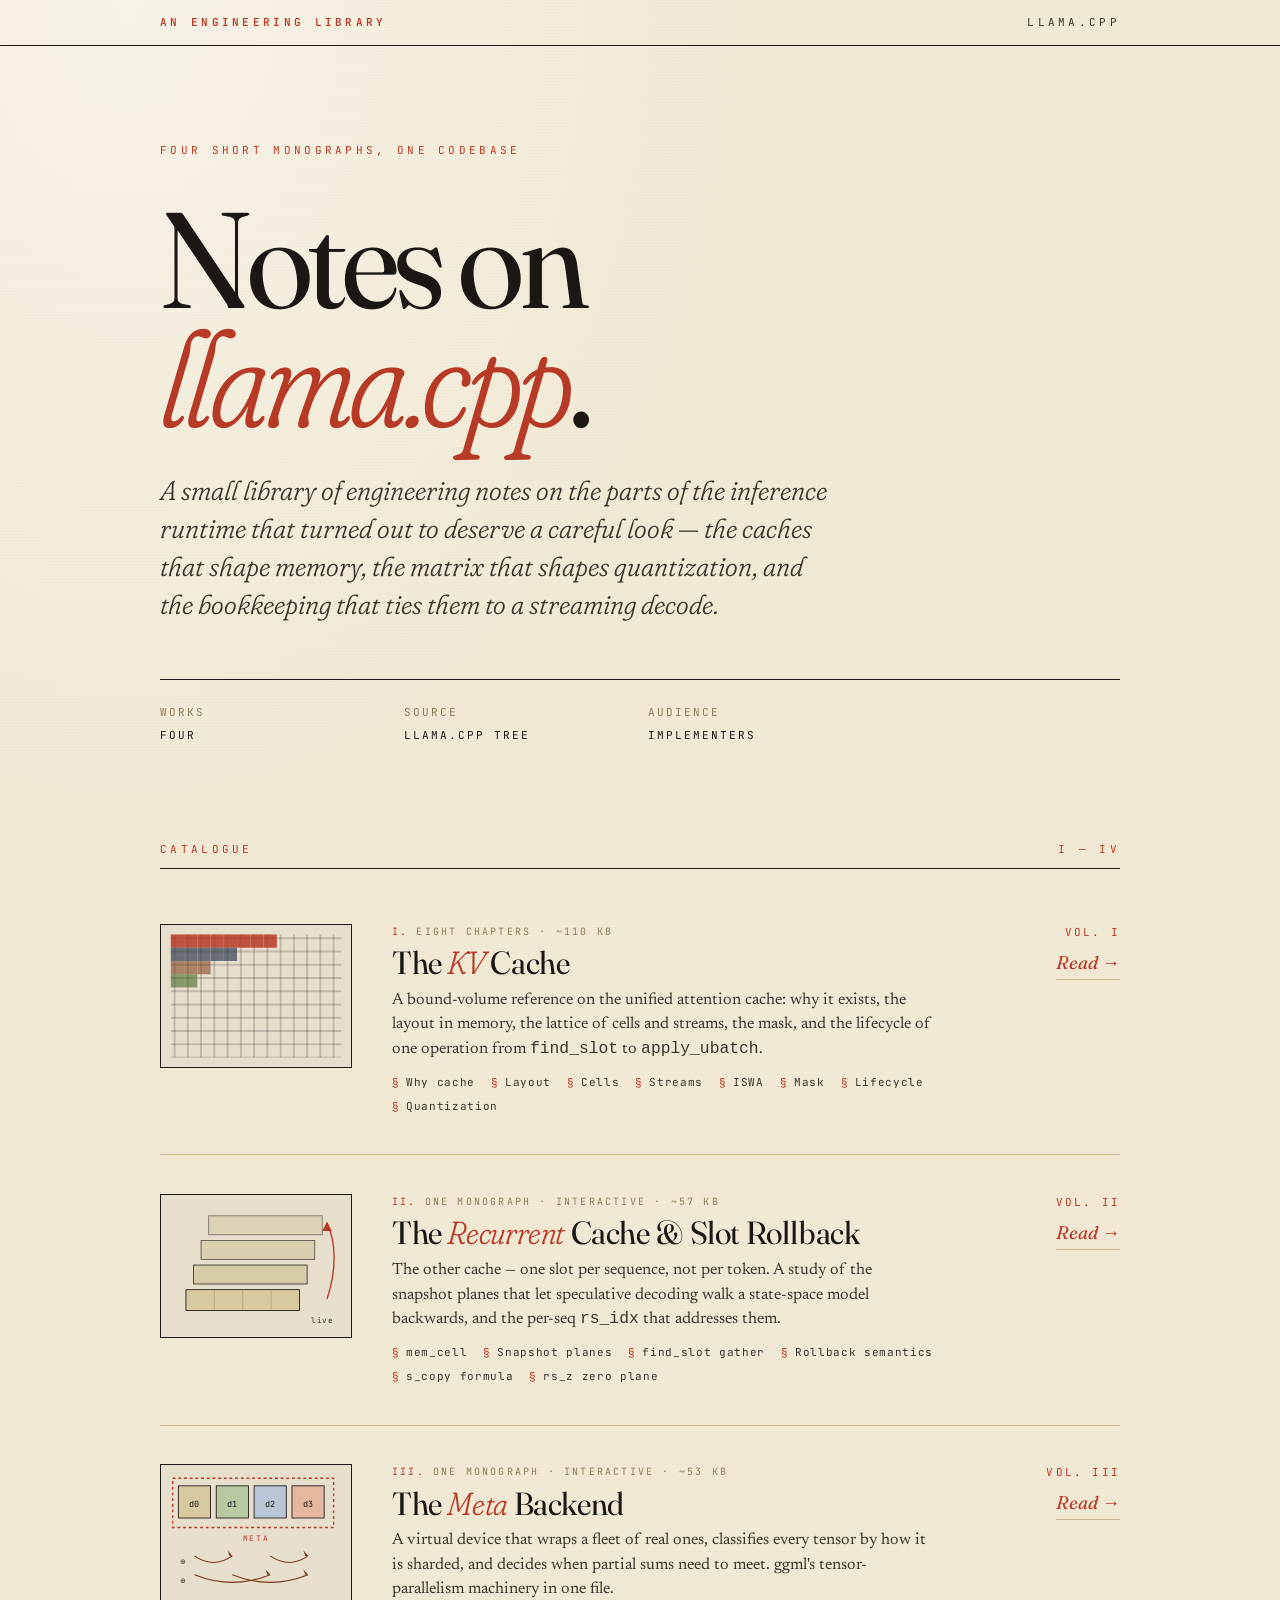
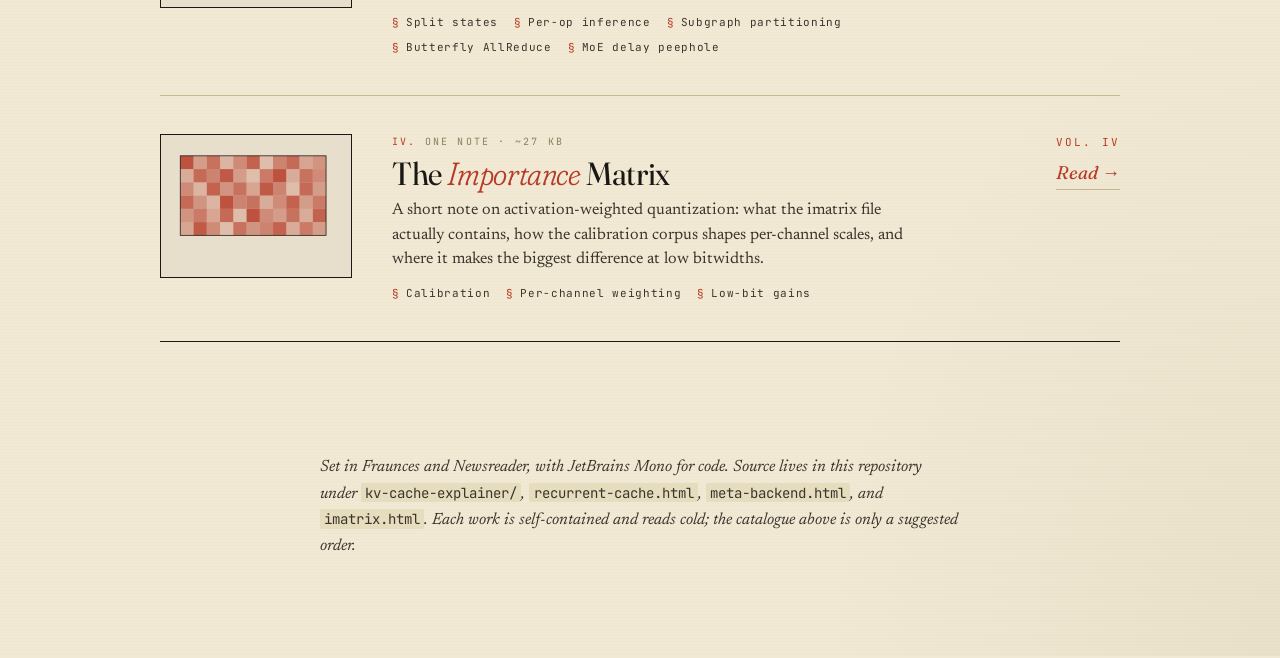
<file: index.html>
<!doctype html>
<html lang="en">
<head>
<meta charset="utf-8">
<meta name="viewport" content="width=device-width, initial-scale=1">
<title>Notes on llama.cpp — An Engineering Library</title>
<link href="https://fonts.googleapis.com/css2?family=Fraunces:opsz,wght,SOFT@9..144,300..900,0..100&family=Newsreader:ital,opsz,wght@0,6..72,200..800;1,6..72,200..800&family=JetBrains+Mono:wght@300..700&display=swap" rel="stylesheet">
<style>
  :root {
    --paper:       #f1e9d4;
    --paper-2:     #e7decb;
    --paper-3:     #ddd2b8;
    --ink:         #1a1715;
    --ink-soft:    #3a342c;
    --rule:        #c8b890;
    --rule-soft:   #d8caa8;
    --accent:      #b73a26;
    --accent-2:    #7a3a1c;
    --slate:       #354152;
    --mute:        #8d7e5c;
    --highlight:   #f7e9a8;
    --code-bg:     #e6dcbe;
    --good:        #4a6b2e;

    --display:  'Fraunces','EB Garamond',Georgia,serif;
    --body:     'Newsreader','EB Garamond',Georgia,serif;
    --mono:     'JetBrains Mono','IBM Plex Mono','Menlo',monospace;
  }
  * { box-sizing: border-box; }
  html { scroll-behavior: smooth; }
  body {
    margin: 0;
    background: var(--paper);
    color: var(--ink);
    font-family: var(--body);
    font-size: 18px;
    line-height: 1.62;
    font-feature-settings: "kern","liga","onum";
    background-image:
      radial-gradient(ellipse 80% 60% at 10% 0%, rgba(255,255,255,.45) 0%, transparent 60%),
      radial-gradient(ellipse 60% 50% at 100% 100%, rgba(120,90,40,.06) 0%, transparent 60%),
      repeating-linear-gradient(0deg, transparent 0, transparent 2px, rgba(50,30,10,.012) 2px, rgba(50,30,10,.012) 3px);
  }

  /* ---- topline strip ---- */
  .strip {
    border-bottom: 1px solid var(--ink);
    font-family: var(--mono);
    font-size: 11px;
    letter-spacing: 0.3em;
    text-transform: uppercase;
    color: var(--ink-soft);
  }
  .strip .inner {
    max-width: 64rem;
    margin: 0 auto;
    padding: 0.85rem 2rem;
    display: flex; justify-content: space-between; align-items: baseline; gap: 1rem;
  }
  .strip .left { color: var(--accent); font-weight: 600; }

  /* ---- cover ---- */
  .cover {
    max-width: 64rem;
    margin: 0 auto;
    padding: 6rem 2rem 2rem;
    position: relative;
  }
  .cover-eyebrow {
    font-family: var(--mono);
    font-size: 11px;
    letter-spacing: 0.3em;
    text-transform: uppercase;
    color: var(--accent);
    margin-bottom: 2.5rem;
  }
  .cover-title {
    font-family: var(--display);
    font-weight: 400;
    font-size: clamp(3.6rem, 11vw, 8.5rem);
    line-height: 0.88;
    letter-spacing: -0.035em;
    margin: 0;
    font-variation-settings: "opsz" 144, "SOFT" 30;
  }
  .cover-title em {
    font-style: italic;
    font-weight: 300;
    color: var(--accent);
    font-variation-settings: "opsz" 144, "SOFT" 100;
  }
  .cover-sub {
    font-family: var(--display);
    font-style: italic;
    font-weight: 300;
    font-size: clamp(1.3rem, 2.4vw, 1.7rem);
    color: var(--ink-soft);
    max-width: 42rem;
    margin: 2rem 0 0;
    line-height: 1.4;
    font-variation-settings: "opsz" 72, "SOFT" 100;
  }
  .cover-meta {
    margin-top: 3.5rem;
    display: grid;
    grid-template-columns: repeat(4, 1fr);
    gap: 1rem;
    font-family: var(--mono);
    font-size: 11px;
    letter-spacing: 0.18em;
    text-transform: uppercase;
    padding-top: 1.5rem;
    border-top: 1px solid var(--ink);
  }
  .cover-meta .k { color: var(--mute); display: block; margin-bottom: 0.3rem; }
  .cover-meta .v { color: var(--ink); }

  /* ---- catalogue ---- */
  .catalogue {
    max-width: 64rem;
    margin: 4rem auto 0;
    padding: 0 2rem 6rem;
  }
  .catalogue-label {
    font-family: var(--mono);
    font-size: 11px;
    letter-spacing: 0.3em;
    text-transform: uppercase;
    color: var(--accent);
    margin-bottom: 1rem;
    border-bottom: 1px solid var(--ink);
    padding-bottom: 0.6rem;
    display: flex; justify-content: space-between;
  }

  .works {
    list-style: none;
    padding: 0;
    margin: 0;
    counter-reset: w;
  }
  .works > li {
    counter-increment: w;
    padding: 2.4rem 0;
    border-bottom: 1px solid var(--rule);
    display: grid;
    grid-template-columns: 12rem 1fr auto;
    column-gap: 2.5rem;
    align-items: start;
  }
  .works > li:last-child { border-bottom: 1px solid var(--ink); }

  .works .glyph {
    display: block;
    border: 1px solid var(--ink);
    background: var(--paper-2);
    aspect-ratio: 4 / 3;
    overflow: hidden;
    position: relative;
  }
  .works .glyph svg { width: 100%; height: 100%; display: block; }

  .works .body { min-width: 0; }
  .works .kicker {
    font-family: var(--mono);
    font-size: 10px;
    letter-spacing: 0.22em;
    text-transform: uppercase;
    color: var(--mute);
    margin-bottom: 0.4rem;
  }
  .works .kicker .num { color: var(--accent); margin-right: 0.5rem; }
  .works h2 {
    font-family: var(--display);
    font-weight: 400;
    font-size: 2rem;
    line-height: 1.05;
    margin: 0 0 0.5rem;
    color: var(--ink);
    font-variation-settings: "opsz" 80;
    letter-spacing: -0.012em;
  }
  .works h2 em {
    font-style: italic;
    font-weight: 300;
    color: var(--accent);
    font-variation-settings: "opsz" 80, "SOFT" 100;
  }
  .works .blurb {
    margin: 0 0 0.8rem;
    color: var(--ink-soft);
    font-size: 1.02rem;
    line-height: 1.5;
    max-width: 34rem;
  }
  .works .ttls {
    list-style: none;
    padding: 0;
    margin: 0.4rem 0 0;
    font-family: var(--mono);
    font-size: 11px;
    letter-spacing: 0.06em;
    color: var(--ink-soft);
    display: flex;
    flex-wrap: wrap;
    gap: 0.4rem 1rem;
  }
  .works .ttls li::before {
    content: '§';
    color: var(--accent);
    margin-right: 0.4rem;
  }

  .works .right {
    text-align: right;
    font-family: var(--mono);
    font-size: 11px;
    letter-spacing: 0.2em;
    text-transform: uppercase;
    color: var(--mute);
    display: flex;
    flex-direction: column;
    align-items: flex-end;
    gap: 0.4rem;
  }
  .works .right .pg { color: var(--accent); }
  .works .read {
    font-family: var(--display);
    font-style: italic;
    font-size: 1.15rem;
    font-weight: 400;
    color: var(--accent);
    text-transform: none;
    letter-spacing: 0;
    text-decoration: none;
    border-bottom: 1px solid var(--rule);
    padding-bottom: 1px;
    transition: border-color 120ms;
  }
  .works .read:hover { border-bottom-color: var(--accent); }
  .works .read::after { content: ' →'; }

  /* whole row clickable */
  .works > li {
    cursor: pointer;
    transition: background 120ms;
  }
  .works > li:hover { background: rgba(247,233,168,.18); }
  .works > li:hover h2 { color: var(--accent); }
  .works .body a.title-link {
    color: inherit;
    text-decoration: none;
    border: none;
  }

  /* ---- colophon ---- */
  .colophon {
    max-width: 64rem;
    margin: 0 auto 6rem;
    padding: 0 2rem;
    font-family: var(--body);
    font-style: italic;
    color: var(--ink-soft);
    font-size: 1.02rem;
    max-width: 44rem;
  }
  .colophon code {
    font-family: var(--mono);
    font-size: 0.86em;
    background: var(--code-bg);
    padding: 0.05em 0.3em;
    border-radius: 2px;
    font-style: normal;
  }

  /* ---- responsive ---- */
  @media (max-width: 760px) {
    .works > li {
      grid-template-columns: 1fr;
      gap: 1rem;
    }
    .works .glyph { aspect-ratio: 16 / 7; }
    .works .right {
      flex-direction: row;
      text-align: left;
      align-items: baseline;
      gap: 1rem;
    }
    .cover-meta { grid-template-columns: repeat(2, 1fr); gap: 1.5rem; }
    body { font-size: 16px; }
  }

  /* ---- animations ---- */
  @keyframes fadeUp { from{opacity:0;transform:translateY(8px);} to{opacity:1;transform:translateY(0);} }
  .fade-up { animation: fadeUp 600ms cubic-bezier(.22,1,.36,1) both; }
  .fade-up.d1{animation-delay:80ms;} .fade-up.d2{animation-delay:160ms;}
  .fade-up.d3{animation-delay:240ms;} .fade-up.d4{animation-delay:320ms;}
</style>
</head>
<body>

<div class="strip">
  <div class="inner">
    <span class="left">An Engineering Library</span>
    <span>llama.cpp</span>
  </div>
</div>

<!-- ============================================================ -->
<!--                            COVER                              -->
<!-- ============================================================ -->
<section class="cover">
  <div class="cover-eyebrow fade-up">Four short monographs, one codebase</div>

  <h1 class="cover-title fade-up d1">
    Notes on<br>
    <em>llama.cpp</em>.
  </h1>

  <p class="cover-sub fade-up d2">
    A small library of engineering notes on the parts of the inference runtime
    that turned out to deserve a careful look — the caches that shape memory,
    the matrix that shapes quantization, and the bookkeeping that ties them
    to a streaming decode.
  </p>

  <div class="cover-meta fade-up d4">
    <div class="item"><span class="k">Works</span><span class="v">Four</span></div>
    <div class="item"><span class="k">Source</span><span class="v">llama.cpp tree</span></div>
    <div class="item"><span class="k">Audience</span><span class="v">Implementers</span></div>
  </div>
</section>

<!-- ============================================================ -->
<!--                        CATALOGUE                              -->
<!-- ============================================================ -->
<section class="catalogue">
  <div class="catalogue-label">
    <span>Catalogue</span>
    <span>I — IV</span>
  </div>

  <ol class="works">

    <!-- ====== I. KV Cache ====== -->
    <li onclick="location.href='kv-cache-explainer/index.html'">
      <div class="glyph" aria-hidden="true">
        <svg viewBox="0 0 200 150" xmlns="http://www.w3.org/2000/svg">
          <defs>
            <pattern id="gx-i" width="14" height="14" patternUnits="userSpaceOnUse">
              <rect width="14" height="14" fill="none" stroke="#1a1715" stroke-width="0.4"/>
            </pattern>
          </defs>
          <rect width="200" height="150" fill="#e7decb"/>
          <rect x="10" y="10" width="180" height="130" fill="url(#gx-i)"/>
          <!-- two filled streams -->
          <g fill="#b73a26" opacity="0.85">
            <rect x="10" y="10" width="14" height="14"/>
            <rect x="24" y="10" width="14" height="14"/>
            <rect x="38" y="10" width="14" height="14"/>
            <rect x="52" y="10" width="14" height="14"/>
            <rect x="66" y="10" width="14" height="14"/>
            <rect x="80" y="10" width="14" height="14"/>
            <rect x="94" y="10" width="14" height="14"/>
            <rect x="108" y="10" width="14" height="14"/>
          </g>
          <g fill="#354152" opacity="0.7">
            <rect x="10" y="24" width="14" height="14"/>
            <rect x="24" y="24" width="14" height="14"/>
            <rect x="38" y="24" width="14" height="14"/>
            <rect x="52" y="24" width="14" height="14"/>
            <rect x="66" y="24" width="14" height="14"/>
          </g>
          <g fill="#7a3a1c" opacity="0.55">
            <rect x="10" y="38" width="14" height="14"/>
            <rect x="24" y="38" width="14" height="14"/>
            <rect x="38" y="38" width="14" height="14"/>
          </g>
          <g fill="#4a6b2e" opacity="0.6">
            <rect x="10" y="52" width="14" height="14"/>
            <rect x="24" y="52" width="14" height="14"/>
          </g>
        </svg>
      </div>

      <div class="body">
        <div class="kicker"><span class="num">I.</span>Eight chapters · ~110 KB</div>
        <a class="title-link" href="kv-cache-explainer/index.html">
          <h2>The <em>KV</em> Cache</h2>
        </a>
        <p class="blurb">
          A bound-volume reference on the unified attention cache: why it exists, the layout in
          memory, the lattice of cells and streams, the mask, and the lifecycle of one operation
          from <code>find_slot</code> to <code>apply_ubatch</code>.
        </p>
        <ul class="ttls">
          <li>Why cache</li>
          <li>Layout</li>
          <li>Cells</li>
          <li>Streams</li>
          <li>ISWA</li>
          <li>Mask</li>
          <li>Lifecycle</li>
          <li>Quantization</li>
        </ul>
      </div>

      <div class="right">
        <span class="pg">Vol. I</span>
        <a class="read" href="kv-cache-explainer/index.html" onclick="event.stopPropagation()">Read</a>
      </div>
    </li>

    <!-- ====== II. Recurrent Cache ====== -->
    <li onclick="location.href='recurrent-cache.html'">
      <div class="glyph" aria-hidden="true">
        <svg viewBox="0 0 200 150" xmlns="http://www.w3.org/2000/svg">
          <rect width="200" height="150" fill="#e7decb"/>
          <!-- stacked snapshot planes -->
          <g stroke="#1a1715" stroke-width="0.9">
            <rect x="50" y="22" width="120" height="20" fill="#d5c9a4" opacity="0.55"/>
            <rect x="42" y="48" width="120" height="20" fill="#d5c9a4" opacity="0.7"/>
            <rect x="34" y="74" width="120" height="20" fill="#d5c9a4" opacity="0.85"/>
            <rect x="26" y="100" width="120" height="22" fill="#d8c8a0"/>
          </g>
          <!-- internal slot divisions on the live plane -->
          <g stroke="#1a1715" stroke-opacity="0.35" stroke-width="0.5">
            <line x1="56" y1="100" x2="56" y2="122"/>
            <line x1="86" y1="100" x2="86" y2="122"/>
            <line x1="116" y1="100" x2="116" y2="122"/>
          </g>
          <!-- back-arrow into the past -->
          <g fill="none" stroke="#b73a26" stroke-width="1.4">
            <path d="M 175 110 C 185 80, 185 50, 175 30"/>
            <polygon points="175,28 170,38 180,38" fill="#b73a26" stroke="none"/>
          </g>
          <text x="158" y="135" font-family="JetBrains Mono, monospace" font-size="8" fill="#3a342c" letter-spacing="0.1em">live</text>
        </svg>
      </div>

      <div class="body">
        <div class="kicker"><span class="num">II.</span>One monograph · interactive · ~57 KB</div>
        <a class="title-link" href="recurrent-cache.html">
          <h2>The <em>Recurrent</em> Cache &amp; Slot Rollback</h2>
        </a>
        <p class="blurb">
          The other cache — one slot per sequence, not per token. A study of the snapshot
          planes that let speculative decoding walk a state-space model backwards, and the
          per-seq <code>rs_idx</code> that addresses them.
        </p>
        <ul class="ttls">
          <li>mem_cell</li>
          <li>Snapshot planes</li>
          <li>find_slot gather</li>
          <li>Rollback semantics</li>
          <li>s_copy formula</li>
          <li>rs_z zero plane</li>
        </ul>
      </div>

      <div class="right">
        <span class="pg">Vol. II</span>
        <a class="read" href="recurrent-cache.html" onclick="event.stopPropagation()">Read</a>
      </div>
    </li>

    <!-- ====== III. Meta Backend ====== -->
    <li onclick="location.href='meta-backend.html'">
      <div class="glyph" aria-hidden="true">
        <svg viewBox="0 0 200 150" xmlns="http://www.w3.org/2000/svg">
          <rect width="200" height="150" fill="#e7decb"/>
          <!-- four devices -->
          <g stroke="#1a1715" stroke-width="0.9">
            <rect x="18"  y="22" width="34" height="34" fill="#d8c8a0"/>
            <rect x="58"  y="22" width="34" height="34" fill="#b8c8a0"/>
            <rect x="98"  y="22" width="34" height="34" fill="#b9c4d6"/>
            <rect x="138" y="22" width="34" height="34" fill="#e5b6a0"/>
          </g>
          <g font-family="JetBrains Mono, monospace" font-size="9" fill="#1a1715" letter-spacing="0.06em" text-anchor="middle">
            <text x="35" y="44">d0</text>
            <text x="75" y="44">d1</text>
            <text x="115" y="44">d2</text>
            <text x="155" y="44">d3</text>
          </g>
          <!-- meta device wrapping -->
          <rect x="12" y="14" width="170" height="52" fill="none" stroke="#b73a26" stroke-width="1.4" stroke-dasharray="3 3"/>
          <text x="100" y="80" font-family="JetBrains Mono, monospace" font-size="8" fill="#b73a26" letter-spacing="0.2em" text-anchor="middle">META</text>
          <!-- allreduce arrows: butterfly -->
          <g stroke="#7a3a1c" stroke-width="1.2" fill="none">
            <path d="M 35 96 Q 55 110 75 96"/>
            <path d="M 115 96 Q 135 110 155 96"/>
            <path d="M 35 116 Q 75 132 115 116"/>
            <path d="M 75 116 Q 115 132 155 116"/>
          </g>
          <g fill="#7a3a1c">
            <polygon points="75,96 70,90 72,96"/>
            <polygon points="155,96 150,90 152,96"/>
            <polygon points="115,116 110,110 112,116"/>
            <polygon points="155,116 150,110 152,116"/>
          </g>
          <text x="20" y="105" font-family="JetBrains Mono, monospace" font-size="7" fill="#3a342c" letter-spacing="0.14em">⊕</text>
          <text x="20" y="125" font-family="JetBrains Mono, monospace" font-size="7" fill="#3a342c" letter-spacing="0.14em">⊕</text>
        </svg>
      </div>

      <div class="body">
        <div class="kicker"><span class="num">III.</span>One monograph · interactive · ~53 KB</div>
        <a class="title-link" href="meta-backend.html">
          <h2>The <em>Meta</em> Backend</h2>
        </a>
        <p class="blurb">
          A virtual device that wraps a fleet of real ones, classifies every tensor by
          how it is sharded, and decides when partial sums need to meet. ggml's tensor-parallelism
          machinery in one file.
        </p>
        <ul class="ttls">
          <li>Split states</li>
          <li>Per-op inference</li>
          <li>Subgraph partitioning</li>
          <li>Butterfly AllReduce</li>
          <li>MoE delay peephole</li>
        </ul>
      </div>

      <div class="right">
        <span class="pg">Vol. III</span>
        <a class="read" href="meta-backend.html" onclick="event.stopPropagation()">Read</a>
      </div>
    </li>

    <!-- ====== IV. Importance Matrix ====== -->
    <li onclick="location.href='imatrix.html'">
      <div class="glyph" aria-hidden="true">
        <svg viewBox="0 0 200 150" xmlns="http://www.w3.org/2000/svg">
          <rect width="200" height="150" fill="#e7decb"/>
          <!-- importance heatmap -->
          <g>
            <rect x="20" y="22" width="14" height="14" fill="rgba(183,58,38,0.85)"/>
            <rect x="34" y="22" width="14" height="14" fill="rgba(183,58,38,0.40)"/>
            <rect x="48" y="22" width="14" height="14" fill="rgba(183,58,38,0.65)"/>
            <rect x="62" y="22" width="14" height="14" fill="rgba(183,58,38,0.25)"/>
            <rect x="76" y="22" width="14" height="14" fill="rgba(183,58,38,0.50)"/>
            <rect x="90" y="22" width="14" height="14" fill="rgba(183,58,38,0.75)"/>
            <rect x="104" y="22" width="14" height="14" fill="rgba(183,58,38,0.20)"/>
            <rect x="118" y="22" width="14" height="14" fill="rgba(183,58,38,0.55)"/>
            <rect x="132" y="22" width="14" height="14" fill="rgba(183,58,38,0.70)"/>
            <rect x="146" y="22" width="14" height="14" fill="rgba(183,58,38,0.35)"/>
            <rect x="160" y="22" width="14" height="14" fill="rgba(183,58,38,0.45)"/>

            <rect x="20" y="36" width="14" height="14" fill="rgba(183,58,38,0.30)"/>
            <rect x="34" y="36" width="14" height="14" fill="rgba(183,58,38,0.70)"/>
            <rect x="48" y="36" width="14" height="14" fill="rgba(183,58,38,0.55)"/>
            <rect x="62" y="36" width="14" height="14" fill="rgba(183,58,38,0.80)"/>
            <rect x="76" y="36" width="14" height="14" fill="rgba(183,58,38,0.40)"/>
            <rect x="90" y="36" width="14" height="14" fill="rgba(183,58,38,0.20)"/>
            <rect x="104" y="36" width="14" height="14" fill="rgba(183,58,38,0.60)"/>
            <rect x="118" y="36" width="14" height="14" fill="rgba(183,58,38,0.85)"/>
            <rect x="132" y="36" width="14" height="14" fill="rgba(183,58,38,0.30)"/>
            <rect x="146" y="36" width="14" height="14" fill="rgba(183,58,38,0.65)"/>
            <rect x="160" y="36" width="14" height="14" fill="rgba(183,58,38,0.50)"/>

            <rect x="20" y="50" width="14" height="14" fill="rgba(183,58,38,0.50)"/>
            <rect x="34" y="50" width="14" height="14" fill="rgba(183,58,38,0.25)"/>
            <rect x="48" y="50" width="14" height="14" fill="rgba(183,58,38,0.75)"/>
            <rect x="62" y="50" width="14" height="14" fill="rgba(183,58,38,0.45)"/>
            <rect x="76" y="50" width="14" height="14" fill="rgba(183,58,38,0.65)"/>
            <rect x="90" y="50" width="14" height="14" fill="rgba(183,58,38,0.35)"/>
            <rect x="104" y="50" width="14" height="14" fill="rgba(183,58,38,0.80)"/>
            <rect x="118" y="50" width="14" height="14" fill="rgba(183,58,38,0.55)"/>
            <rect x="132" y="50" width="14" height="14" fill="rgba(183,58,38,0.20)"/>
            <rect x="146" y="50" width="14" height="14" fill="rgba(183,58,38,0.70)"/>
            <rect x="160" y="50" width="14" height="14" fill="rgba(183,58,38,0.40)"/>

            <rect x="20" y="64" width="14" height="14" fill="rgba(183,58,38,0.70)"/>
            <rect x="34" y="64" width="14" height="14" fill="rgba(183,58,38,0.45)"/>
            <rect x="48" y="64" width="14" height="14" fill="rgba(183,58,38,0.25)"/>
            <rect x="62" y="64" width="14" height="14" fill="rgba(183,58,38,0.85)"/>
            <rect x="76" y="64" width="14" height="14" fill="rgba(183,58,38,0.55)"/>
            <rect x="90" y="64" width="14" height="14" fill="rgba(183,58,38,0.65)"/>
            <rect x="104" y="64" width="14" height="14" fill="rgba(183,58,38,0.30)"/>
            <rect x="118" y="64" width="14" height="14" fill="rgba(183,58,38,0.50)"/>
            <rect x="132" y="64" width="14" height="14" fill="rgba(183,58,38,0.75)"/>
            <rect x="146" y="64" width="14" height="14" fill="rgba(183,58,38,0.40)"/>
            <rect x="160" y="64" width="14" height="14" fill="rgba(183,58,38,0.60)"/>

            <rect x="20" y="78" width="14" height="14" fill="rgba(183,58,38,0.45)"/>
            <rect x="34" y="78" width="14" height="14" fill="rgba(183,58,38,0.60)"/>
            <rect x="48" y="78" width="14" height="14" fill="rgba(183,58,38,0.35)"/>
            <rect x="62" y="78" width="14" height="14" fill="rgba(183,58,38,0.70)"/>
            <rect x="76" y="78" width="14" height="14" fill="rgba(183,58,38,0.20)"/>
            <rect x="90" y="78" width="14" height="14" fill="rgba(183,58,38,0.85)"/>
            <rect x="104" y="78" width="14" height="14" fill="rgba(183,58,38,0.50)"/>
            <rect x="118" y="78" width="14" height="14" fill="rgba(183,58,38,0.40)"/>
            <rect x="132" y="78" width="14" height="14" fill="rgba(183,58,38,0.65)"/>
            <rect x="146" y="78" width="14" height="14" fill="rgba(183,58,38,0.30)"/>
            <rect x="160" y="78" width="14" height="14" fill="rgba(183,58,38,0.75)"/>

            <rect x="20" y="92" width="14" height="14" fill="rgba(183,58,38,0.35)"/>
            <rect x="34" y="92" width="14" height="14" fill="rgba(183,58,38,0.80)"/>
            <rect x="48" y="92" width="14" height="14" fill="rgba(183,58,38,0.50)"/>
            <rect x="62" y="92" width="14" height="14" fill="rgba(183,58,38,0.20)"/>
            <rect x="76" y="92" width="14" height="14" fill="rgba(183,58,38,0.65)"/>
            <rect x="90" y="92" width="14" height="14" fill="rgba(183,58,38,0.45)"/>
            <rect x="104" y="92" width="14" height="14" fill="rgba(183,58,38,0.55)"/>
            <rect x="118" y="92" width="14" height="14" fill="rgba(183,58,38,0.75)"/>
            <rect x="132" y="92" width="14" height="14" fill="rgba(183,58,38,0.30)"/>
            <rect x="146" y="92" width="14" height="14" fill="rgba(183,58,38,0.60)"/>
            <rect x="160" y="92" width="14" height="14" fill="rgba(183,58,38,0.40)"/>
          </g>
          <!-- frame -->
          <rect x="20" y="22" width="154" height="84" fill="none" stroke="#1a1715" stroke-width="0.8"/>
        </svg>
      </div>

      <div class="body">
        <div class="kicker"><span class="num">IV.</span>One note · ~27 KB</div>
        <a class="title-link" href="imatrix.html">
          <h2>The <em>Importance</em> Matrix</h2>
        </a>
        <p class="blurb">
          A short note on activation-weighted quantization: what the imatrix file
          actually contains, how the calibration corpus shapes per-channel scales, and
          where it makes the biggest difference at low bitwidths.
        </p>
        <ul class="ttls">
          <li>Calibration</li>
          <li>Per-channel weighting</li>
          <li>Low-bit gains</li>
        </ul>
      </div>

      <div class="right">
        <span class="pg">Vol. IV</span>
        <a class="read" href="imatrix.html" onclick="event.stopPropagation()">Read</a>
      </div>
    </li>

  </ol>
</section>

<section class="colophon">
  <p>
    Set in <em>Fraunces</em> and <em>Newsreader</em>, with <em>JetBrains Mono</em> for code.
    Source lives in this repository under <code>kv-cache-explainer/</code>,
    <code>recurrent-cache.html</code>, <code>meta-backend.html</code>, and
    <code>imatrix.html</code>. Each work is self-contained and reads cold; the
    catalogue above is only a suggested order.
  </p>
</section>

</body>
</html>
</file>
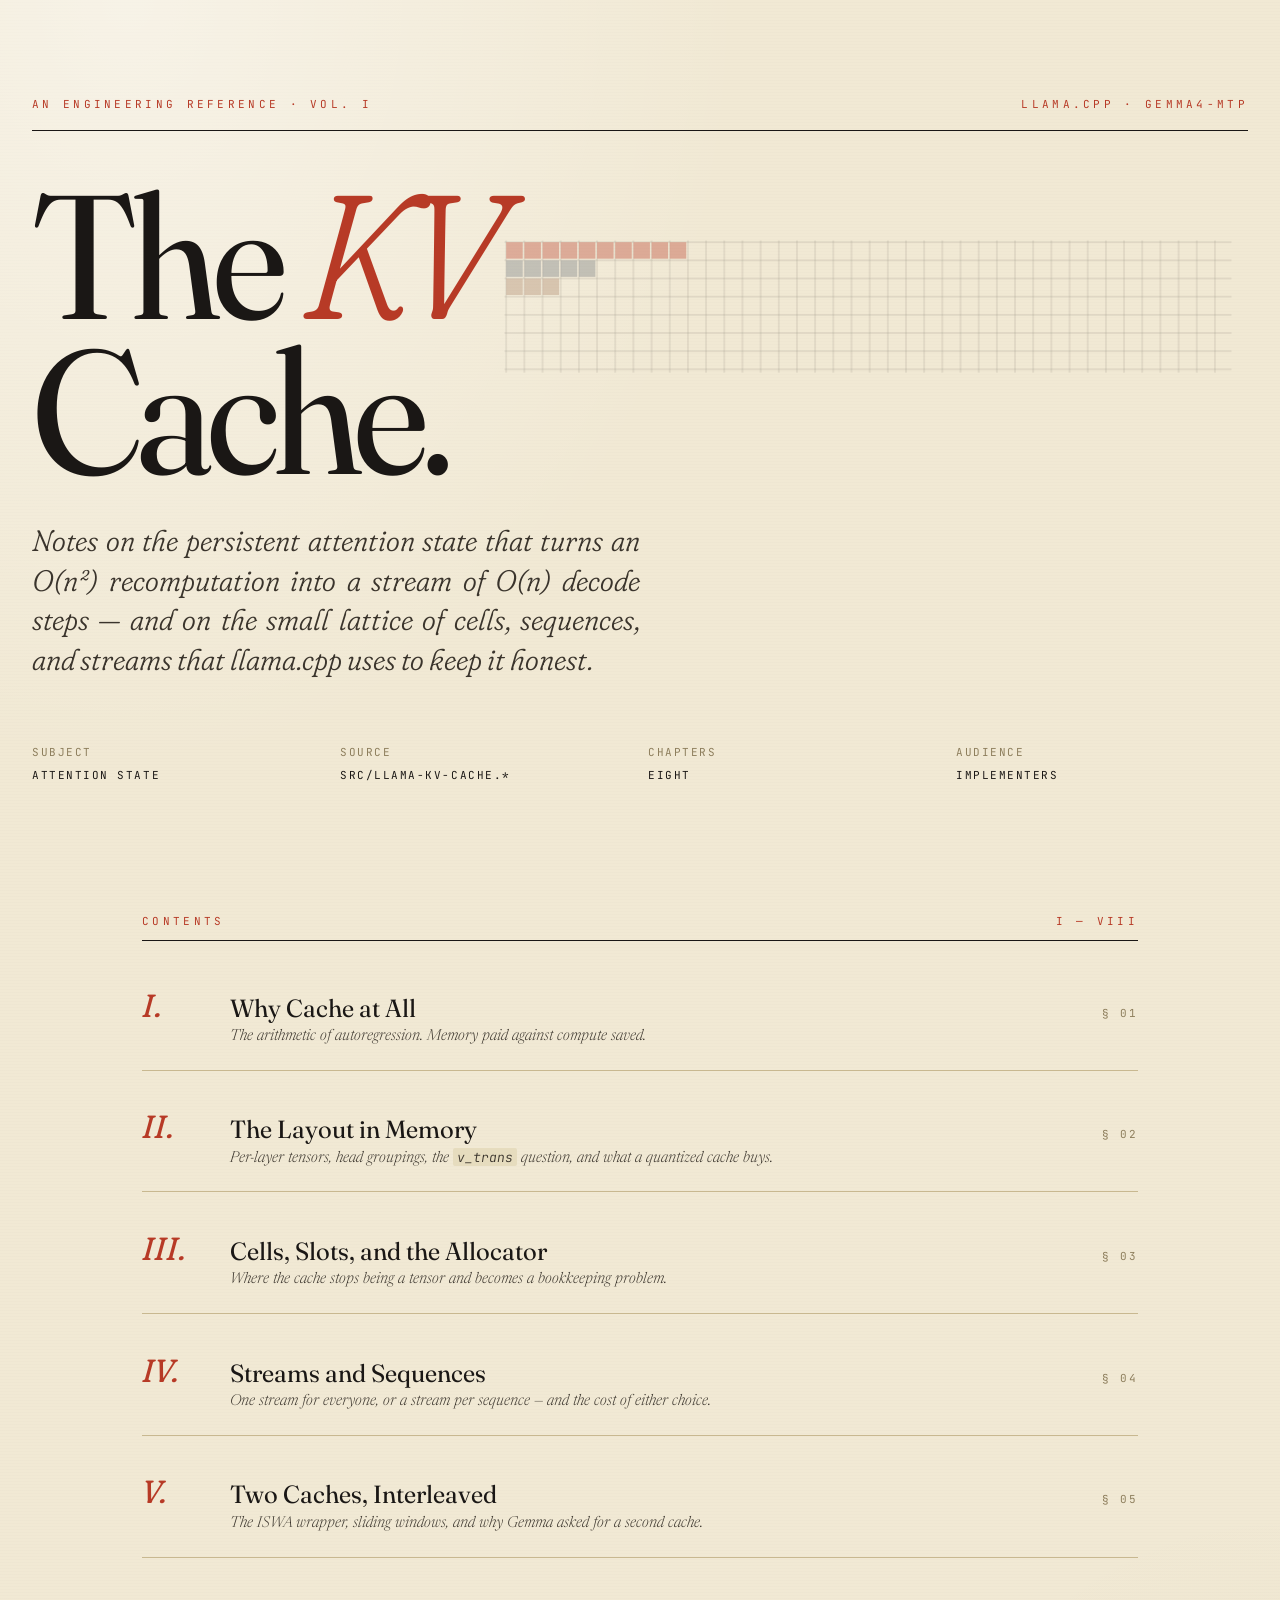
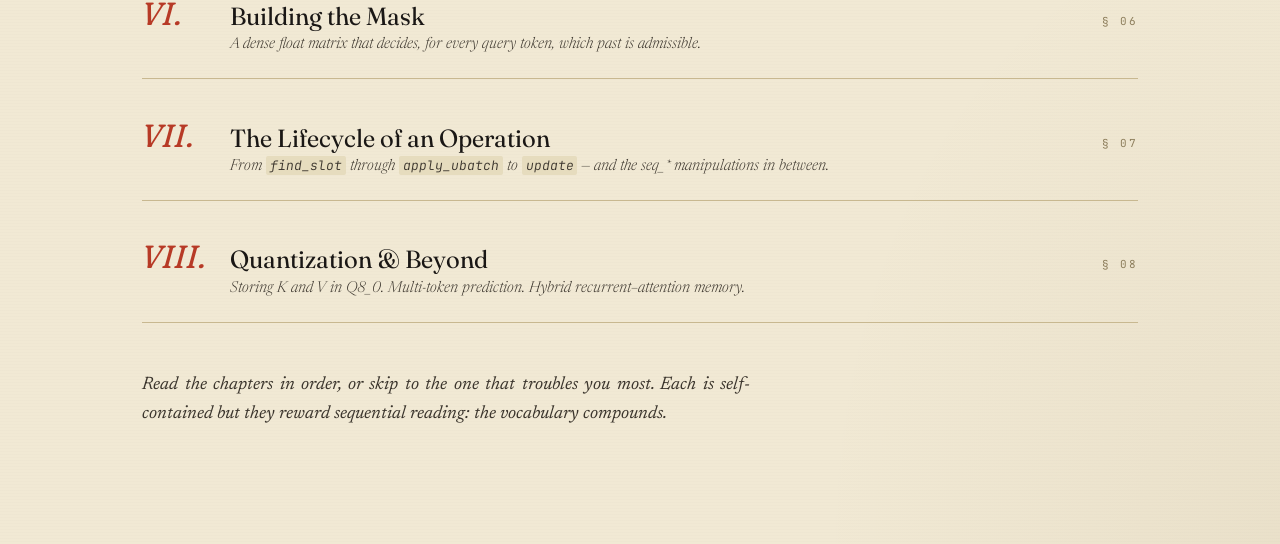
<file: kv-cache-explainer/index.html>
<!doctype html>
<html lang="en">
<head>
  <meta charset="utf-8">
  <meta name="viewport" content="width=device-width, initial-scale=1">
  <title>The KV-Cache — An Engineering Reference</title>
  <link rel="stylesheet" href="styles.css">
</head>
<body>

<!-- ============================================================ -->
<!--                            COVER                              -->
<!-- ============================================================ -->
<section class="cover">
  <div class="topline fade-up">
    <span>An Engineering Reference · Vol. I</span>
    <span>llama.cpp · gemma4-mtp</span>
  </div>

  <h1 class="cover-title fade-up d1">
    The <em>KV</em><br>
    Cache.
  </h1>

  <p class="cover-sub fade-up d2">
    Notes on the persistent attention state that turns an O(n²) recomputation
    into a stream of O(n) decode steps — and on the small lattice of cells,
    sequences, and streams that <em>llama.cpp</em> uses to keep it honest.
  </p>

  <div class="cover-meta fade-up d4">
    <div class="item"><span class="k">Subject</span><span class="v">Attention State</span></div>
    <div class="item"><span class="k">Source</span><span class="v">src/llama-kv-cache.*</span></div>
    <div class="item"><span class="k">Chapters</span><span class="v">Eight</span></div>
    <div class="item"><span class="k">Audience</span><span class="v">Implementers</span></div>
  </div>

  <!-- decorative hero diagram -->
  <svg viewBox="0 0 920 200" style="position:absolute; right:2rem; top:14rem; width:min(60%, 760px); opacity:0.42; pointer-events:none;" aria-hidden="true">
    <defs>
      <pattern id="cells-bg" width="22" height="22" patternUnits="userSpaceOnUse">
        <rect width="22" height="22" fill="none" stroke="#1a1715" stroke-width="0.4"/>
      </pattern>
    </defs>
    <rect x="20" y="20" width="880" height="160" fill="url(#cells-bg)" />
    <!-- "active" cells -->
    <g fill="#b73a26" opacity="0.85">
      <rect x="22" y="22" width="20" height="20"/>
      <rect x="44" y="22" width="20" height="20"/>
      <rect x="66" y="22" width="20" height="20"/>
      <rect x="88" y="22" width="20" height="20"/>
      <rect x="110" y="22" width="20" height="20"/>
      <rect x="132" y="22" width="20" height="20"/>
      <rect x="154" y="22" width="20" height="20"/>
      <rect x="176" y="22" width="20" height="20"/>
      <rect x="198" y="22" width="20" height="20"/>
      <rect x="220" y="22" width="20" height="20"/>
    </g>
    <g fill="#354152" opacity="0.6">
      <rect x="22" y="44" width="20" height="20"/>
      <rect x="44" y="44" width="20" height="20"/>
      <rect x="66" y="44" width="20" height="20"/>
      <rect x="88" y="44" width="20" height="20"/>
      <rect x="110" y="44" width="20" height="20"/>
    </g>
    <g fill="#7a3a1c" opacity="0.5">
      <rect x="22" y="66" width="20" height="20"/>
      <rect x="44" y="66" width="20" height="20"/>
      <rect x="66" y="66" width="20" height="20"/>
    </g>
  </svg>
</section>

<!-- ============================================================ -->
<!--                      TABLE OF CONTENTS                        -->
<!-- ============================================================ -->
<section class="toc">
  <div class="toc-label">
    <span>Contents</span>
    <span>I — VIII</span>
  </div>

  <ol>
    <li><a href="01-why-cache.html">
      <span class="num">I.</span>
      <span class="ttl">Why Cache at All
        <span class="sub">The arithmetic of autoregression. Memory paid against compute saved.</span>
      </span>
      <span class="pg">§ 01</span>
    </a></li>

    <li><a href="02-layout.html">
      <span class="num">II.</span>
      <span class="ttl">The Layout in Memory
        <span class="sub">Per-layer tensors, head groupings, the <code>v_trans</code> question, and what a quantized cache buys.</span>
      </span>
      <span class="pg">§ 02</span>
    </a></li>

    <li><a href="03-cells.html">
      <span class="num">III.</span>
      <span class="ttl">Cells, Slots, and the Allocator
        <span class="sub">Where the cache stops being a tensor and becomes a bookkeeping problem.</span>
      </span>
      <span class="pg">§ 03</span>
    </a></li>

    <li><a href="04-streams.html">
      <span class="num">IV.</span>
      <span class="ttl">Streams and Sequences
        <span class="sub">One stream for everyone, or a stream per sequence — and the cost of either choice.</span>
      </span>
      <span class="pg">§ 04</span>
    </a></li>

    <li><a href="05-iswa.html">
      <span class="num">V.</span>
      <span class="ttl">Two Caches, Interleaved
        <span class="sub">The ISWA wrapper, sliding windows, and why Gemma asked for a second cache.</span>
      </span>
      <span class="pg">§ 05</span>
    </a></li>

    <li><a href="06-mask.html">
      <span class="num">VI.</span>
      <span class="ttl">Building the Mask
        <span class="sub">A dense float matrix that decides, for every query token, which past is admissible.</span>
      </span>
      <span class="pg">§ 06</span>
    </a></li>

    <li><a href="07-operations.html">
      <span class="num">VII.</span>
      <span class="ttl">The Lifecycle of an Operation
        <span class="sub">From <code>find_slot</code> through <code>apply_ubatch</code> to <code>update</code> — and the seq_* manipulations in between.</span>
      </span>
      <span class="pg">§ 07</span>
    </a></li>

    <li><a href="08-beyond.html">
      <span class="num">VIII.</span>
      <span class="ttl">Quantization &amp; Beyond
        <span class="sub">Storing K and V in Q8_0. Multi-token prediction. Hybrid recurrent–attention memory.</span>
      </span>
      <span class="pg">§ 08</span>
    </a></li>
  </ol>

  <p style="margin-top: 3rem; font-style: italic; color: var(--ink-soft); max-width: 38rem;">
    Read the chapters in order, or skip to the one that troubles you most. Each is
    self-contained but they reward sequential reading: the vocabulary compounds.
  </p>
</section>

</body>
</html>
</file>
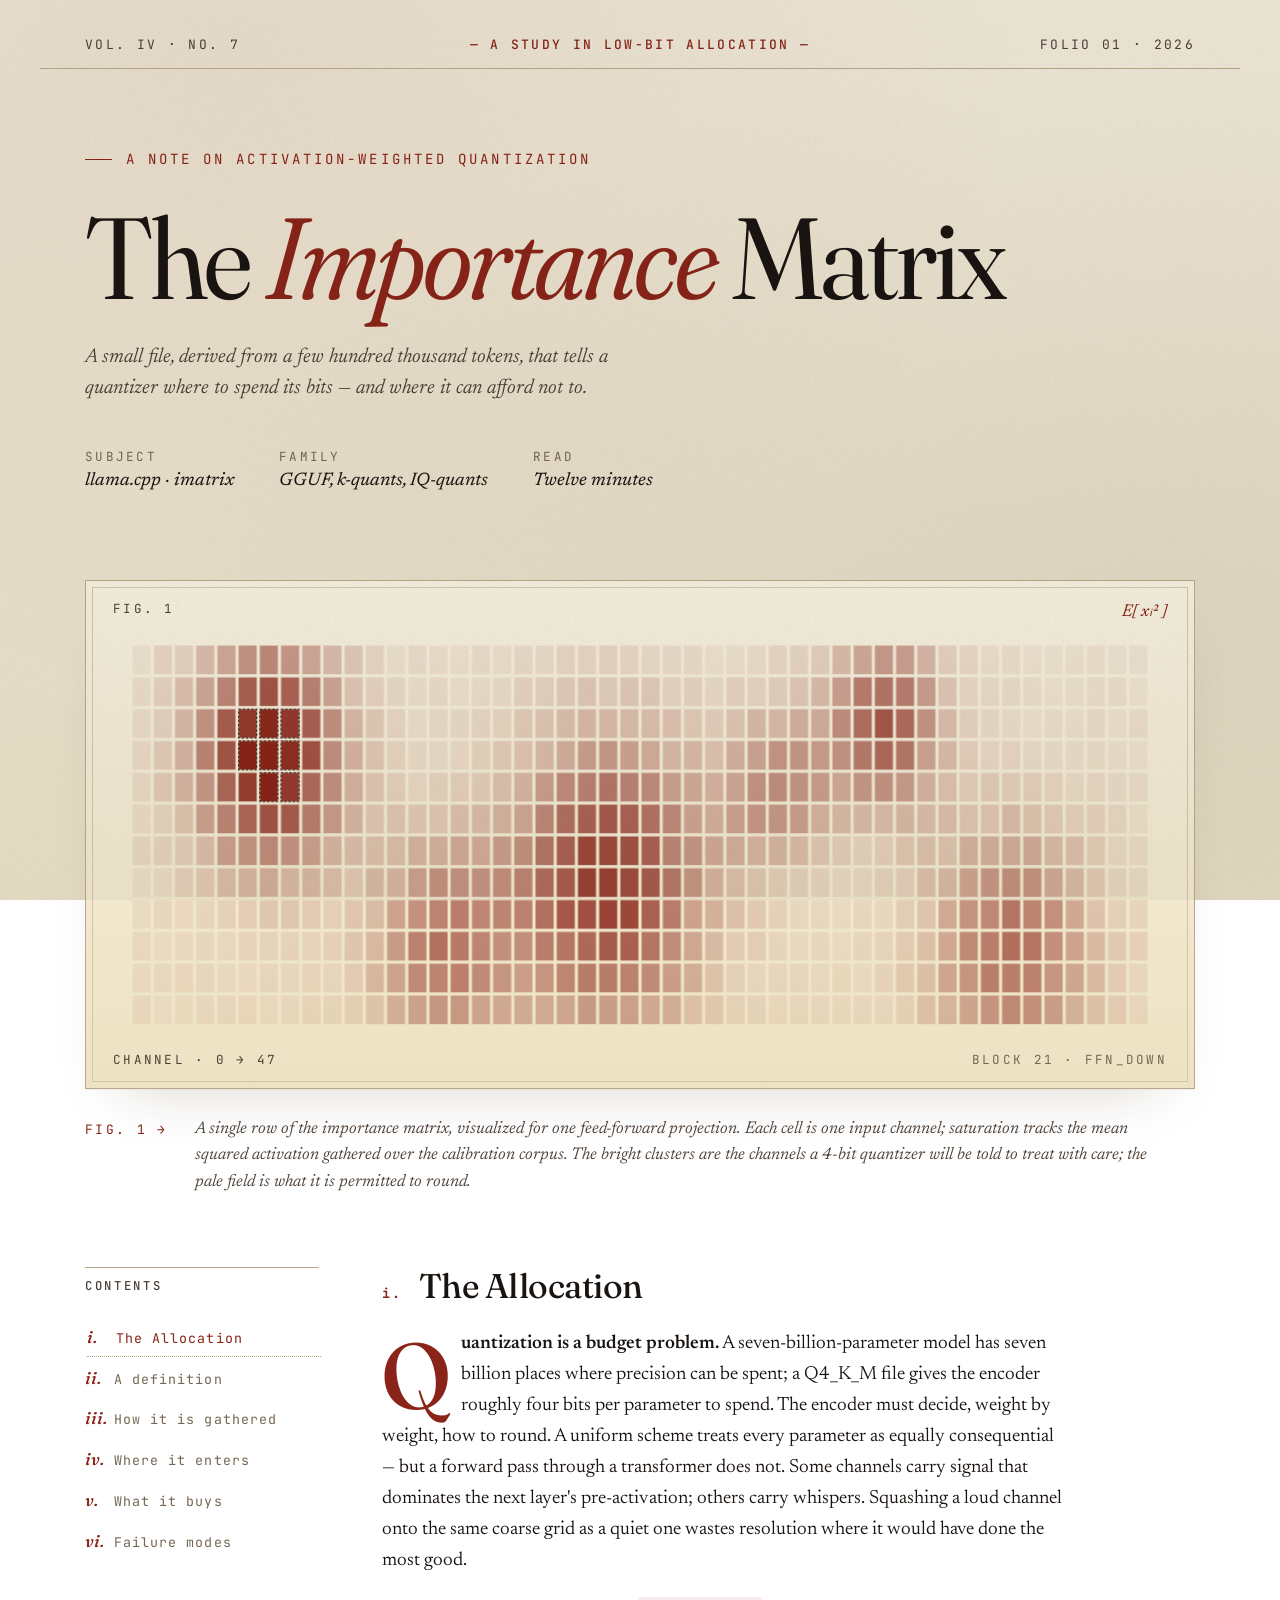
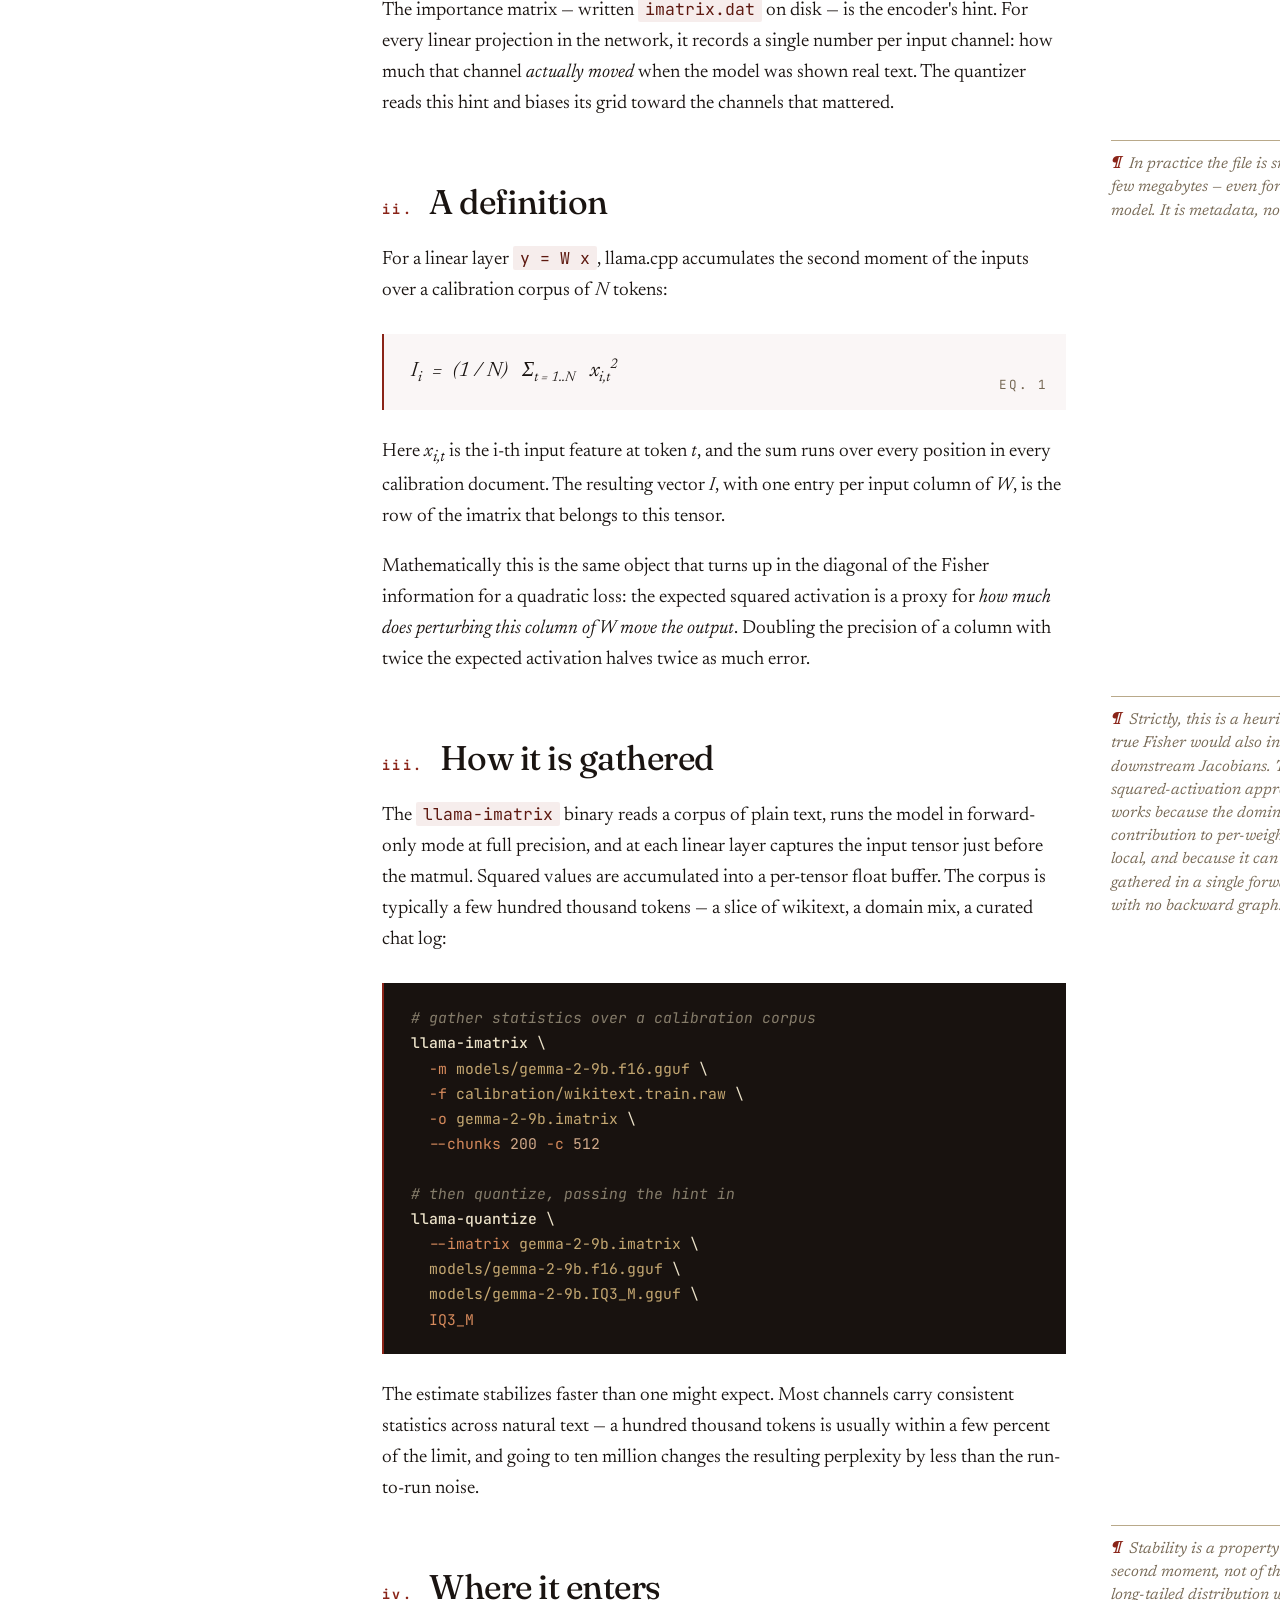
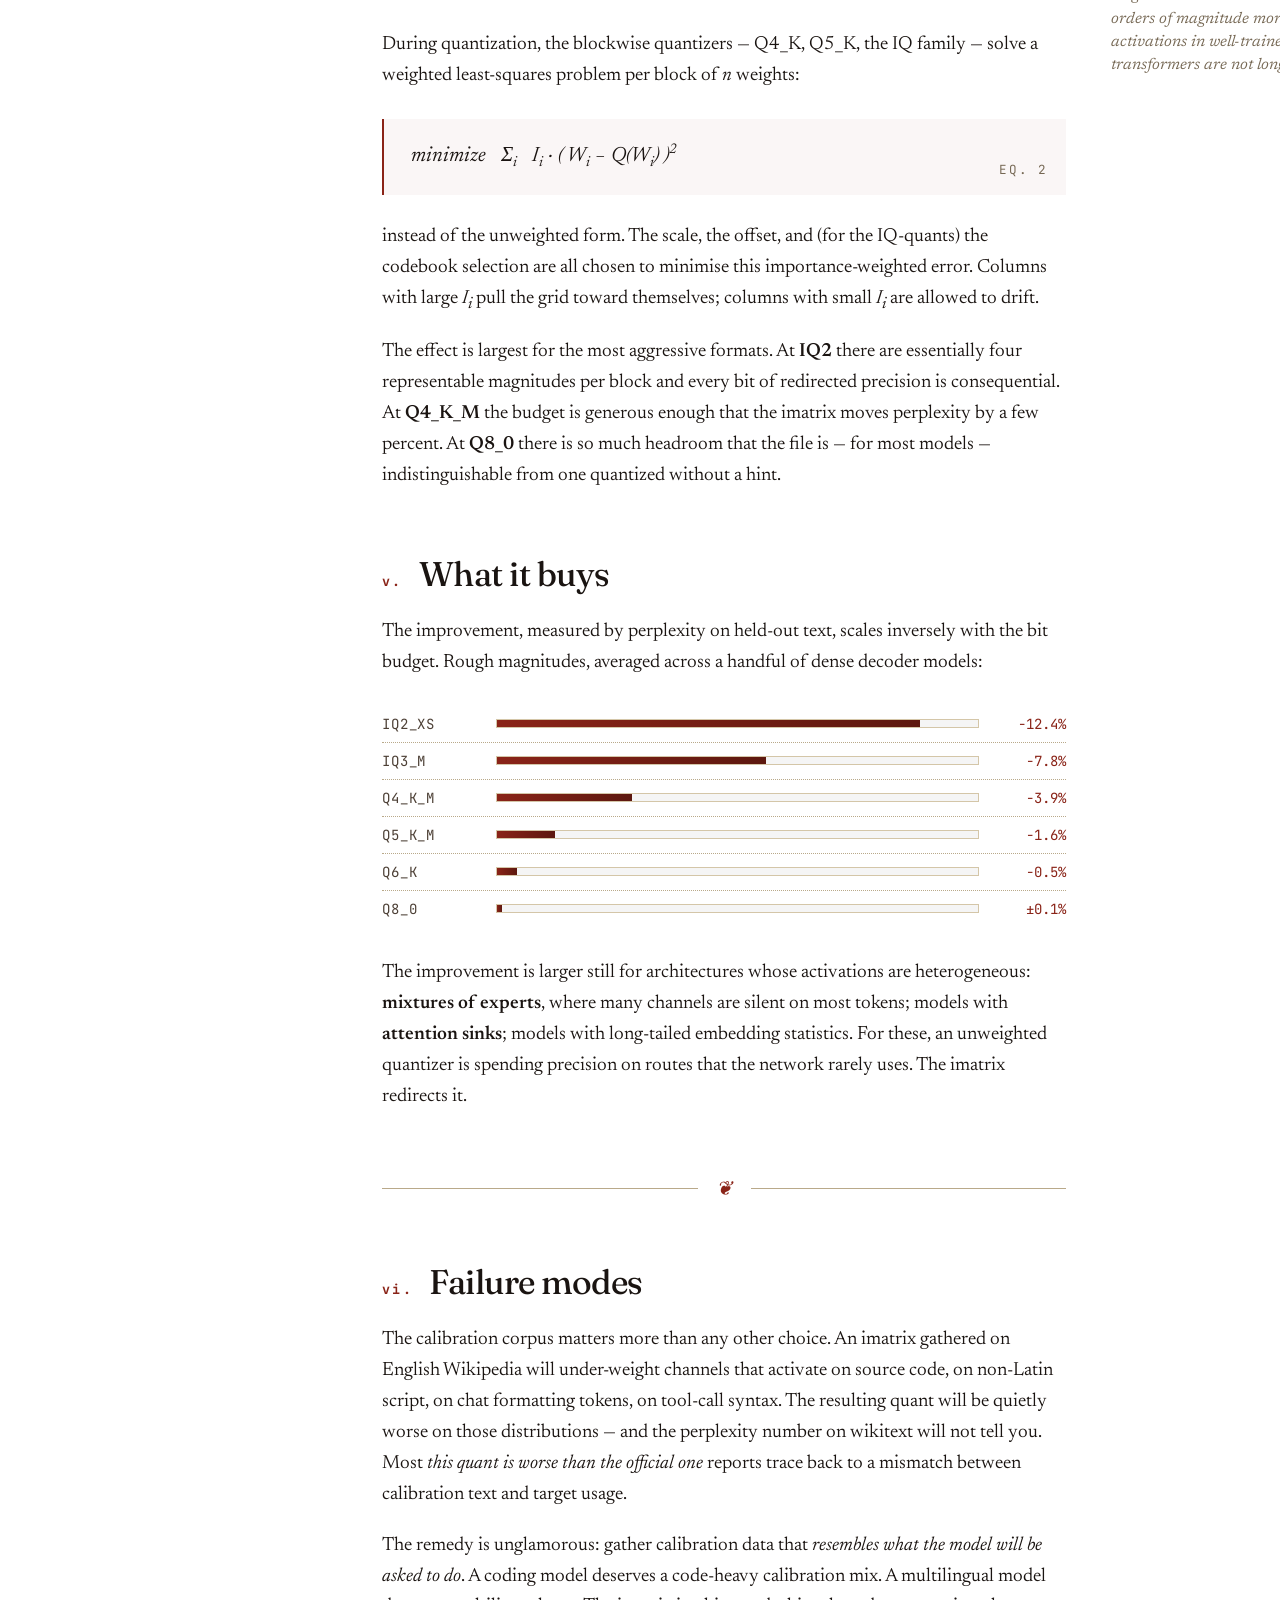
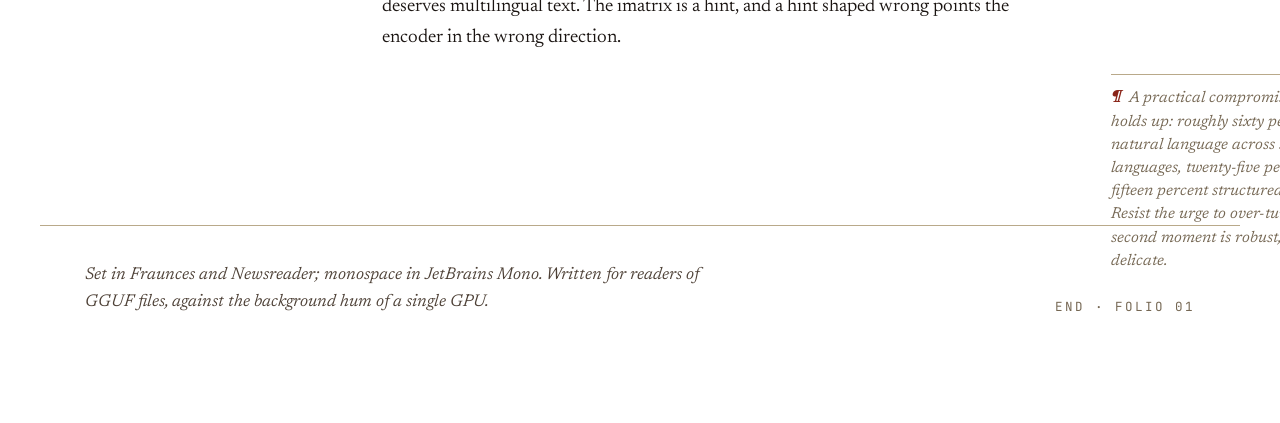
<file: imatrix.html>
<!doctype html>
<html lang="en">
<head>
<meta charset="utf-8">
<title>The Importance Matrix — a note on activation-weighted quantization</title>
<meta name="viewport" content="width=device-width, initial-scale=1">
<link rel="preconnect" href="https://fonts.googleapis.com">
<link rel="preconnect" href="https://fonts.gstatic.com" crossorigin>
<link rel="stylesheet" href="https://fonts.googleapis.com/css2?family=Fraunces:opsz,wght,SOFT,WONK@9..144,300..900,0..100,0..1&family=Newsreader:opsz,ital,wght@6..72,0,200..800;6..72,1,200..800&family=JetBrains+Mono:wght@300..700&display=swap">
<style>
:root {
  --paper:        #f1ead9;
  --paper-2:      #ebe1c8;
  --ink:          #1a1411;
  --ink-soft:     #4d4036;
  --rule:         #b9a98a;
  --rule-soft:    #d4c6a8;
  --oxblood:      #8a2418;
  --oxblood-deep: #5d180f;
  --marginalia:   #756753;

  --serif:   "Newsreader", "Iowan Old Style", Palatino, Georgia, serif;
  --display: "Fraunces", "Newsreader", Georgia, serif;
  --mono:    "JetBrains Mono", "SF Mono", Consolas, monospace;
}

* { box-sizing: border-box; margin: 0; padding: 0; }

html { font-size: 17px; }
@media (min-width: 1100px) { html { font-size: 18px; } }

body {
  background:
    radial-gradient(ellipse at 18% 4%, rgba(138, 36, 24, 0.05), transparent 55%),
    radial-gradient(ellipse at 92% 70%, rgba(70, 50, 30, 0.06), transparent 65%),
    linear-gradient(180deg, var(--paper), var(--paper-2));
  background-attachment: fixed;
  color: var(--ink);
  font-family: var(--serif);
  font-feature-settings: "kern", "liga", "onum";
  min-height: 100vh;
  -webkit-font-smoothing: antialiased;
  overflow-x: hidden;
}

/* paper grain */
body::before {
  content: "";
  position: fixed; inset: 0;
  pointer-events: none;
  z-index: 100;
  background-image: url("data:image/svg+xml;utf8,<svg xmlns='http://www.w3.org/2000/svg' width='240' height='240'><filter id='n'><feTurbulence type='fractalNoise' baseFrequency='0.85' numOctaves='2' stitchTiles='stitch'/><feColorMatrix values='0 0 0 0 0  0 0 0 0 0  0 0 0 0 0  0 0 0 0.15 0'/></filter><rect width='100%' height='100%' filter='url(%23n)'/></svg>");
  mix-blend-mode: multiply;
  opacity: 0.45;
}

::selection { background: rgba(138, 36, 24, 0.22); color: var(--ink); }

/* — masthead — */
.masthead {
  max-width: 1200px;
  margin: 0 auto;
  padding: 2rem 2.5rem 0.85rem;
  display: grid;
  grid-template-columns: 1fr auto 1fr;
  align-items: baseline;
  gap: 1.5rem;
  border-bottom: 1px solid var(--rule);
  font-family: var(--mono);
  font-size: 0.72rem;
  letter-spacing: 0.18em;
  text-transform: uppercase;
  color: var(--ink-soft);
}
.masthead .left   { text-align: left; }
.masthead .center { color: var(--oxblood); font-weight: 500; }
.masthead .right  { text-align: right; }

/* — header — */
.header {
  max-width: 1200px;
  margin: 0 auto;
  padding: 4.5rem 2.5rem 2rem;
  position: relative;
}

.eyebrow {
  font-family: var(--mono);
  font-size: 0.78rem;
  letter-spacing: 0.22em;
  text-transform: uppercase;
  color: var(--oxblood);
  margin-bottom: 2rem;
  display: flex;
  align-items: center;
  gap: 0.75rem;
}
.eyebrow::before {
  content: "";
  display: inline-block;
  width: 1.5rem;
  height: 1px;
  background: var(--oxblood);
}

.title {
  font-family: var(--display);
  font-variation-settings: "opsz" 144, "wght" 380, "SOFT" 30;
  font-size: clamp(3.4rem, 9vw, 7.5rem);
  line-height: 0.92;
  letter-spacing: -0.025em;
  margin-bottom: 1.75rem;
  max-width: 14ch;
}
.title .ital {
  font-style: italic;
  font-variation-settings: "opsz" 144, "wght" 360, "SOFT" 60, "WONK" 1;
  color: var(--oxblood);
}

.dek {
  font-family: var(--serif);
  font-style: italic;
  font-size: clamp(1.1rem, 1.6vw, 1.35rem);
  line-height: 1.5;
  color: var(--ink-soft);
  max-width: 52ch;
  font-variation-settings: "opsz" 18, "wght" 380;
}

.byline {
  margin-top: 2.5rem;
  display: flex;
  gap: 2.5rem;
  flex-wrap: wrap;
  font-family: var(--mono);
  font-size: 0.7rem;
  letter-spacing: 0.18em;
  text-transform: uppercase;
  color: var(--marginalia);
}
.byline span { display: block; }
.byline strong {
  color: var(--ink);
  font-weight: 400;
  display: block;
  margin-top: 0.35rem;
  font-family: var(--serif);
  font-style: italic;
  font-size: 1rem;
  letter-spacing: 0;
  text-transform: none;
  font-variation-settings: "opsz" 14, "wght" 420;
}

/* — hero figure — */
.figure {
  max-width: 1200px;
  margin: 3rem auto 4rem;
  padding: 0 2.5rem;
}

.matrix-wrap {
  background: linear-gradient(180deg, #f7f1e0 0%, #ede2c2 100%);
  border: 1px solid var(--rule);
  padding: 2.5rem;
  position: relative;
  box-shadow: 0 1px 0 rgba(0,0,0,0.04), 0 30px 60px -40px rgba(60, 30, 10, 0.25);
}
.matrix-wrap::before {
  content: "";
  position: absolute;
  inset: 6px;
  border: 1px solid var(--rule-soft);
  pointer-events: none;
}

.matrix-label {
  position: absolute;
  font-family: var(--mono);
  font-size: 0.7rem;
  letter-spacing: 0.18em;
  text-transform: uppercase;
  color: var(--ink-soft);
  z-index: 2;
}
.matrix-label.tl { top: 1.1rem; left: 1.5rem; }
.matrix-label.tr { top: 1.1rem; right: 1.5rem; color: var(--oxblood); font-family: var(--serif); font-style: italic; text-transform: none; letter-spacing: 0; font-size: 0.95rem; }
.matrix-label.bl { bottom: 1.1rem; left: 1.5rem; }
.matrix-label.br { bottom: 1.1rem; right: 1.5rem; color: var(--marginalia); }

.matrix-svg {
  display: block;
  width: 100%;
  height: auto;
  margin: 1rem 0;
}

.matrix-cell {
  opacity: 0;
  animation: cell-in 0.6s cubic-bezier(.2,.7,.3,1) forwards;
  transition: filter .15s;
}
.matrix-cell:hover { filter: brightness(0.7) saturate(1.3); }
@keyframes cell-in {
  from { opacity: 0; transform: translateY(-3px); }
  to   { opacity: 1; transform: translateY(0); }
}

.figcap {
  margin-top: 1.5rem;
  display: grid;
  grid-template-columns: auto 1fr;
  gap: 1.5rem;
  font-size: 0.94rem;
  line-height: 1.55;
  color: var(--ink-soft);
  max-width: 60rem;
}
.figcap .num {
  font-family: var(--mono);
  font-size: 0.72rem;
  letter-spacing: 0.18em;
  text-transform: uppercase;
  color: var(--oxblood);
  white-space: nowrap;
  padding-top: 0.2rem;
}
.figcap p { font-style: italic; font-variation-settings: "opsz" 16, "wght" 380; }

/* — article — */
.article {
  max-width: 1200px;
  margin: 4rem auto 6rem;
  padding: 0 2.5rem;
  display: grid;
  grid-template-columns: 1fr;
  gap: 2rem;
}
@media (min-width: 880px) {
  .article {
    grid-template-columns: 13rem 1fr;
    gap: 3.5rem;
  }
}

.aside .toc {
  position: sticky;
  top: 2rem;
  font-family: var(--mono);
  font-size: 0.74rem;
  letter-spacing: 0.08em;
  line-height: 1.6;
  padding-top: 0.5rem;
  border-top: 1px solid var(--rule);
}
.aside .toc h4 {
  font-family: var(--mono);
  font-size: 0.68rem;
  letter-spacing: 0.22em;
  text-transform: uppercase;
  color: var(--ink-soft);
  margin-bottom: 1.1rem;
  font-weight: 500;
}
.aside .toc a {
  display: grid;
  grid-template-columns: 1.6rem 1fr;
  align-items: baseline;
  color: var(--marginalia);
  text-decoration: none;
  padding: 0.35rem 0;
  border-bottom: 1px dotted transparent;
  transition: color .2s, border-color .2s, transform .2s;
}
.aside .toc a:hover,
.aside .toc a.active {
  color: var(--oxblood);
  transform: translateX(2px);
}
.aside .toc a.active { border-bottom-color: var(--rule); }
.aside .toc .roman {
  color: var(--oxblood);
  font-family: var(--display);
  font-style: italic;
  font-variation-settings: "opsz" 14, "wght" 500;
  font-size: 0.95rem;
  letter-spacing: 0;
  text-transform: lowercase;
}

.body { max-width: 38rem; }

.body section { margin-bottom: 3.5rem; position: relative; }

.body h2 {
  font-family: var(--display);
  font-variation-settings: "opsz" 36, "wght" 450;
  font-size: 1.9rem;
  line-height: 1.15;
  letter-spacing: -0.015em;
  margin-bottom: 1.25rem;
  display: flex;
  align-items: baseline;
  gap: 0.9rem;
  scroll-margin-top: 2rem;
}
.body h2 .num {
  font-family: var(--mono);
  font-size: 0.74rem;
  letter-spacing: 0.18em;
  color: var(--oxblood);
  font-variation-settings: normal;
}

.body p {
  font-family: var(--serif);
  font-variation-settings: "opsz" 18, "wght" 380;
  font-size: 1.0625rem;
  line-height: 1.62;
  margin-bottom: 1.1rem;
  color: var(--ink);
  text-wrap: pretty;
  hanging-punctuation: first;
}

.body p.lede::first-letter {
  font-family: var(--display);
  font-variation-settings: "opsz" 144, "wght" 500, "SOFT" 30;
  font-size: 5.2rem;
  line-height: 0.82;
  float: left;
  padding: 0.45rem 0.55rem 0 0;
  color: var(--oxblood);
}

.body em { font-style: italic; font-variation-settings: "opsz" 18, "wght" 380; }
.body strong { font-variation-settings: "opsz" 18, "wght" 580; color: var(--ink); }

/* display equation */
.eq {
  display: block;
  margin: 1.5rem 0;
  padding: 1.25rem 5rem 1.25rem 1.5rem;
  background: rgba(138, 36, 24, 0.04);
  border-left: 2px solid var(--oxblood);
  font-family: var(--serif);
  font-style: italic;
  font-size: 1.15rem;
  font-variation-settings: "opsz" 24, "wght" 380;
  line-height: 1.5;
  position: relative;
}
.eq .lbl {
  position: absolute;
  right: 1rem;
  bottom: 0.85rem;
  font-family: var(--mono);
  font-style: normal;
  font-size: 0.7rem;
  letter-spacing: 0.14em;
  color: var(--marginalia);
  text-transform: uppercase;
}
.eq sub, .eq sup { font-size: 0.68em; line-height: 0; }

/* code */
pre {
  background: #18120f;
  color: #ebe1c8;
  padding: 1.25rem 1.5rem;
  margin: 1.5rem 0;
  font-family: var(--mono);
  font-size: 0.82rem;
  line-height: 1.7;
  overflow-x: auto;
  border-left: 2px solid var(--oxblood);
  font-weight: 400;
}
pre .c { color: #857c6a; font-style: italic; }
pre .k { color: #d68a5c; }
pre .s { color: #c5a872; }
pre .n { color: #d1a98a; }
pre .f { color: #ebe1c8; font-weight: 500; }

code.inl {
  font-family: var(--mono);
  font-size: 0.86em;
  background: rgba(138, 36, 24, 0.08);
  padding: 0.08em 0.42em;
  border-radius: 2px;
  color: var(--oxblood-deep);
  white-space: nowrap;
}

/* marginalia */
.note {
  display: block;
  margin: 1rem 0;
  padding-left: 1rem;
  border-left: 1px solid var(--rule);
  font-family: var(--serif);
  font-style: italic;
  font-variation-settings: "opsz" 12, "wght" 380;
  font-size: 0.86rem;
  line-height: 1.5;
  color: var(--marginalia);
}
.note .marker {
  font-family: var(--display);
  font-style: italic;
  color: var(--oxblood);
  font-size: 0.95rem;
  margin-right: 0.4rem;
  font-variation-settings: "opsz" 12, "wght" 500;
}
@media (min-width: 1240px) {
  .note {
    position: absolute;
    left: calc(100% + 2.5rem);
    width: 13.5rem;
    margin: 0;
    border-left: none;
    padding-left: 0;
    padding-top: 0.45rem;
    border-top: 1px solid var(--rule);
  }
}

/* tiny bar chart */
.chart {
  margin: 1.5rem 0 1.75rem;
  font-family: var(--mono);
  font-size: 0.78rem;
}
.chart .row {
  display: grid;
  grid-template-columns: 5.5rem 1fr 4rem;
  align-items: center;
  gap: 0.85rem;
  padding: 0.5rem 0;
  border-bottom: 1px dotted var(--rule);
}
.chart .row:last-child { border-bottom: 0; }
.chart .name { color: var(--ink-soft); letter-spacing: 0.06em; }
.chart .bar {
  height: 9px;
  background: rgba(0,0,0,0.04);
  position: relative;
  overflow: hidden;
  border: 1px solid var(--rule-soft);
}
.chart .bar::after {
  content: "";
  position: absolute;
  left: 0; top: 0; bottom: 0;
  background: linear-gradient(90deg, var(--oxblood), var(--oxblood-deep));
  width: 0;
  animation: bar-in 1.4s cubic-bezier(.2,.7,.2,1) forwards;
  animation-delay: var(--d, 0s);
}
@keyframes bar-in { to { width: var(--w, 50%); } }
.chart .val { color: var(--oxblood); text-align: right; font-variant-numeric: tabular-nums; }

/* ornament */
.ornament-rule {
  margin: 3.5rem 0;
  display: grid;
  grid-template-columns: 1fr auto 1fr;
  align-items: center;
  gap: 1rem;
}
.ornament-rule::before, .ornament-rule::after {
  content: "";
  height: 1px;
  background: var(--rule);
}
.ornament-rule span {
  font-family: var(--display);
  font-style: italic;
  font-variation-settings: "opsz" 24, "wght" 500;
  font-size: 1.1rem;
  color: var(--oxblood);
}

/* footer */
.colophon {
  max-width: 1200px;
  margin: 6rem auto 4rem;
  padding: 2rem 2.5rem;
  border-top: 1px solid var(--rule);
  display: grid;
  grid-template-columns: 1fr auto;
  gap: 2rem;
  align-items: end;
  font-family: var(--mono);
  font-size: 0.7rem;
  letter-spacing: 0.16em;
  text-transform: uppercase;
  color: var(--marginalia);
}
.colophon .credit {
  font-family: var(--serif);
  font-style: italic;
  font-size: 0.94rem;
  letter-spacing: 0;
  text-transform: none;
  line-height: 1.55;
  color: var(--ink-soft);
  max-width: 36rem;
  font-variation-settings: "opsz" 14, "wght" 380;
}

/* small */
@media (max-width: 720px) {
  .masthead { grid-template-columns: 1fr; text-align: left; gap: 0.2rem; padding: 1.25rem 1.5rem 0.5rem; }
  .masthead .center, .masthead .right { text-align: left; }
  .header  { padding: 2.5rem 1.5rem 1.5rem; }
  .figure  { padding: 0 1.5rem; }
  .matrix-wrap { padding: 2rem 1.25rem 1.25rem; }
  .matrix-label { font-size: 0.62rem; }
  .article { padding: 0 1.5rem; }
  .colophon { padding: 2rem 1.5rem; grid-template-columns: 1fr; }
  .eq { padding-right: 1.5rem; }
  .eq .lbl { position: static; display: block; margin-top: 0.5rem; }
}
</style>
</head>
<body>

<header class="masthead">
  <div class="left">Vol. iv &middot; No. 7</div>
  <div class="center">— a study in low-bit allocation —</div>
  <div class="right">folio 01 &middot; 2026</div>
</header>

<section class="header">
  <div class="eyebrow">A note on activation-weighted quantization</div>
  <h1 class="title">The <span class="ital">Importance</span> Matrix</h1>
  <p class="dek">A small file, derived from a few hundred thousand tokens, that tells a quantizer where to spend its bits — and where it can afford not to.</p>

  <div class="byline">
    <span>Subject<strong>llama.cpp &middot; imatrix</strong></span>
    <span>Family<strong>GGUF, k-quants, IQ-quants</strong></span>
    <span>Read<strong>Twelve minutes</strong></span>
  </div>
</section>

<figure class="figure">
  <div class="matrix-wrap">
    <span class="matrix-label tl">Fig. 1</span>
    <span class="matrix-label tr">E[ xᵢ² ]</span>
    <span class="matrix-label bl">channel &middot; 0 → 47</span>
    <span class="matrix-label br">block 21 &middot; ffn_down</span>

    <svg class="matrix-svg" viewBox="0 0 960 360" preserveAspectRatio="none" id="mx"></svg>
  </div>
  <figcaption class="figcap">
    <span class="num">Fig. 1 →</span>
    <p>A single row of the importance matrix, visualized for one feed-forward projection. Each cell is one input channel; saturation tracks the mean squared activation gathered over the calibration corpus. The bright clusters are the channels a 4-bit quantizer will be told to treat with care; the pale field is what it is permitted to round.</p>
  </figcaption>
</figure>

<article class="article">

<aside class="aside">
  <nav class="toc">
    <h4>Contents</h4>
    <a href="#problem"><span class="roman">i.</span><span>The Allocation</span></a>
    <a href="#definition"><span class="roman">ii.</span><span>A definition</span></a>
    <a href="#compute"><span class="roman">iii.</span><span>How it is gathered</span></a>
    <a href="#use"><span class="roman">iv.</span><span>Where it enters</span></a>
    <a href="#empirical"><span class="roman">v.</span><span>What it buys</span></a>
    <a href="#caveats"><span class="roman">vi.</span><span>Failure modes</span></a>
  </nav>
</aside>

<div class="body">

<section id="problem">
<h2><span class="num">i.</span> The Allocation</h2>
<p class="lede"><strong>Quantization is a budget problem.</strong> A seven-billion-parameter model has seven billion places where precision can be spent; a Q4_K_M file gives the encoder roughly four bits per parameter to spend. The encoder must decide, weight by weight, how to round. A uniform scheme treats every parameter as equally consequential — but a forward pass through a transformer does not. Some channels carry signal that dominates the next layer's pre-activation; others carry whispers. Squashing a loud channel onto the same coarse grid as a quiet one wastes resolution where it would have done the most good.</p>

<p>The importance matrix — written <code class="inl">imatrix.dat</code> on disk — is the encoder's hint. For every linear projection in the network, it records a single number per input channel: how much that channel <em>actually moved</em> when the model was shown real text. The quantizer reads this hint and biases its grid toward the channels that mattered.</p>

<aside class="note"><span class="marker">¶</span>In practice the file is small — a few megabytes — even for a 70B model. It is metadata, not weights.</aside>
</section>

<section id="definition">
<h2><span class="num">ii.</span> A definition</h2>
<p>For a linear layer <code class="inl">y = W x</code>, llama.cpp accumulates the second moment of the inputs over a calibration corpus of <em>N</em> tokens:</p>

<div class="eq">
  I<sub>i</sub> &nbsp;=&nbsp; (1 / N) &nbsp; Σ<sub>t = 1..N</sub> &nbsp; x<sub>i,t</sub><sup>2</sup>
  <span class="lbl">eq. 1</span>
</div>

<p>Here <em>x<sub>i,t</sub></em> is the i-th input feature at token <em>t</em>, and the sum runs over every position in every calibration document. The resulting vector <em>I</em>, with one entry per input column of <em>W</em>, is the row of the imatrix that belongs to this tensor.</p>

<p>Mathematically this is the same object that turns up in the diagonal of the Fisher information for a quadratic loss: the expected squared activation is a proxy for <em>how much does perturbing this column of W move the output</em>. Doubling the precision of a column with twice the expected activation halves twice as much error.</p>

<aside class="note"><span class="marker">¶</span>Strictly, this is a heuristic — the true Fisher would also include downstream Jacobians. The squared-activation approximation works because the dominant contribution to per-weight loss is local, and because it can be gathered in a single forward pass with no backward graph.</aside>
</section>

<section id="compute">
<h2><span class="num">iii.</span> How it is gathered</h2>

<p>The <code class="inl">llama-imatrix</code> binary reads a corpus of plain text, runs the model in forward-only mode at full precision, and at each linear layer captures the input tensor just before the matmul. Squared values are accumulated into a per-tensor float buffer. The corpus is typically a few hundred thousand tokens — a slice of wikitext, a domain mix, a curated chat log:</p>

<pre><span class="c"># gather statistics over a calibration corpus</span>
<span class="f">llama-imatrix</span> \
  <span class="k">-m</span> <span class="s">models/gemma-2-9b.f16.gguf</span> \
  <span class="k">-f</span> <span class="s">calibration/wikitext.train.raw</span> \
  <span class="k">-o</span> <span class="s">gemma-2-9b.imatrix</span> \
  <span class="k">--chunks</span> <span class="n">200</span> <span class="k">-c</span> <span class="n">512</span>

<span class="c"># then quantize, passing the hint in</span>
<span class="f">llama-quantize</span> \
  <span class="k">--imatrix</span> <span class="s">gemma-2-9b.imatrix</span> \
  <span class="s">models/gemma-2-9b.f16.gguf</span> \
  <span class="s">models/gemma-2-9b.IQ3_M.gguf</span> \
  <span class="k">IQ3_M</span></pre>

<p>The estimate stabilizes faster than one might expect. Most channels carry consistent statistics across natural text — a hundred thousand tokens is usually within a few percent of the limit, and going to ten million changes the resulting perplexity by less than the run-to-run noise.</p>

<aside class="note"><span class="marker">¶</span>Stability is a property of the second moment, not of the model. A long-tailed distribution would need orders of magnitude more samples; activations in well-trained transformers are not long-tailed.</aside>
</section>

<section id="use">
<h2><span class="num">iv.</span> Where it enters</h2>

<p>During quantization, the blockwise quantizers — Q4_K, Q5_K, the IQ family — solve a weighted least-squares problem per block of <em>n</em> weights:</p>

<div class="eq">
  minimize &nbsp; Σ<sub>i</sub> &nbsp; I<sub>i</sub> &middot; ( W<sub>i</sub> &minus; Q(W<sub>i</sub>) )<sup>2</sup>
  <span class="lbl">eq. 2</span>
</div>

<p>instead of the unweighted form. The scale, the offset, and (for the IQ-quants) the codebook selection are all chosen to minimise this importance-weighted error. Columns with large <em>I<sub>i</sub></em> pull the grid toward themselves; columns with small <em>I<sub>i</sub></em> are allowed to drift.</p>

<p>The effect is largest for the most aggressive formats. At <strong>IQ2</strong> there are essentially four representable magnitudes per block and every bit of redirected precision is consequential. At <strong>Q4_K_M</strong> the budget is generous enough that the imatrix moves perplexity by a few percent. At <strong>Q8_0</strong> there is so much headroom that the file is — for most models — indistinguishable from one quantized without a hint.</p>
</section>

<section id="empirical">
<h2><span class="num">v.</span> What it buys</h2>

<p>The improvement, measured by perplexity on held-out text, scales inversely with the bit budget. Rough magnitudes, averaged across a handful of dense decoder models:</p>

<div class="chart">
  <div class="row"><span class="name">IQ2_XS</span><span class="bar" style="--w: 88%; --d: 0.1s"></span><span class="val">−12.4%</span></div>
  <div class="row"><span class="name">IQ3_M</span> <span class="bar" style="--w: 56%; --d: 0.2s"></span><span class="val">−7.8%</span></div>
  <div class="row"><span class="name">Q4_K_M</span><span class="bar" style="--w: 28%; --d: 0.3s"></span><span class="val">−3.9%</span></div>
  <div class="row"><span class="name">Q5_K_M</span><span class="bar" style="--w: 12%; --d: 0.4s"></span><span class="val">−1.6%</span></div>
  <div class="row"><span class="name">Q6_K</span>  <span class="bar" style="--w:  4%; --d: 0.5s"></span><span class="val">−0.5%</span></div>
  <div class="row"><span class="name">Q8_0</span>  <span class="bar" style="--w:  1%; --d: 0.6s"></span><span class="val">±0.1%</span></div>
</div>

<p>The improvement is larger still for architectures whose activations are heterogeneous: <strong>mixtures of experts</strong>, where many channels are silent on most tokens; models with <strong>attention sinks</strong>; models with long-tailed embedding statistics. For these, an unweighted quantizer is spending precision on routes that the network rarely uses. The imatrix redirects it.</p>
</section>

<div class="ornament-rule"><span>❦</span></div>

<section id="caveats">
<h2><span class="num">vi.</span> Failure modes</h2>

<p>The calibration corpus matters more than any other choice. An imatrix gathered on English Wikipedia will under-weight channels that activate on source code, on non-Latin script, on chat formatting tokens, on tool-call syntax. The resulting quant will be quietly worse on those distributions — and the perplexity number on wikitext will not tell you. Most <em>this quant is worse than the official one</em> reports trace back to a mismatch between calibration text and target usage.</p>

<p>The remedy is unglamorous: gather calibration data that <em>resembles what the model will be asked to do</em>. A coding model deserves a code-heavy calibration mix. A multilingual model deserves multilingual text. The imatrix is a hint, and a hint shaped wrong points the encoder in the wrong direction.</p>

<aside class="note"><span class="marker">¶</span>A practical compromise that holds up: roughly sixty percent natural language across several languages, twenty-five percent code, fifteen percent structured chat. Resist the urge to over-tune; the second moment is robust, not delicate.</aside>
</section>

</div>
</article>

<footer class="colophon">
  <div class="credit">Set in <em>Fraunces</em> and <em>Newsreader</em>; monospace in <em>JetBrains Mono</em>. Written for readers of GGUF files, against the background hum of a single GPU.</div>
  <div class="meta">end &middot; folio 01</div>
</footer>

<script>
/* — hero matrix visualization — */
(function () {
  const svg = document.getElementById('mx');
  const COLS = 48, ROWS = 12;
  const W = 960, H = 360;
  const cw = W / COLS, ch = H / ROWS;

  const hotspots = [
    { x:  6, y: 3, s: 2.6, a: 1.00 },
    { x: 22, y: 7, s: 3.4, a: 0.85 },
    { x: 35, y: 2, s: 2.0, a: 0.72 },
    { x: 41, y: 9, s: 2.8, a: 0.62 },
    { x: 14, y: 9, s: 2.4, a: 0.55 },
    { x: 30, y: 4, s: 1.8, a: 0.45 },
  ];

  function importance(i, j) {
    let v = 0.05;
    for (const h of hotspots) {
      const dx = i - h.x, dy = j - h.y;
      v += h.a * Math.exp(-(dx * dx + dy * dy) / (2 * h.s * h.s));
    }
    const r = Math.sin(i * 12.9898 + j * 78.233) * 43758.5453;
    v += (r - Math.floor(r)) * 0.06 - 0.03;
    return Math.max(0, Math.min(1, v));
  }

  const cells = [];
  let frags = '';
  for (let j = 0; j < ROWS; j++) {
    for (let i = 0; i < COLS; i++) {
      const v = importance(i, j);
      const alpha = 0.04 + Math.pow(v, 1.35) * 0.96;
      const x = i * cw + 1.5;
      const y = j * ch + 1.5;
      const w = cw - 3;
      const h = ch - 3;
      const delay = 80 + (i + j) * 18 + Math.random() * 80;
      frags += `<rect class="matrix-cell" x="${x.toFixed(1)}" y="${y.toFixed(1)}" width="${w.toFixed(1)}" height="${h.toFixed(1)}" fill="rgba(138,36,24,${alpha.toFixed(3)})" style="animation-delay:${delay.toFixed(0)}ms"><title>ch ${i.toString().padStart(2,'0')} · I = ${v.toFixed(3)}</title></rect>`;
      cells.push({ i, j, v });
    }
  }

  // mark the strongest channels with a dashed outline
  const topK = cells.slice().sort((a, b) => b.v - a.v).slice(0, 8);
  for (const c of topK) {
    const x = c.i * cw + 1.5;
    const y = c.j * ch + 1.5;
    const w = cw - 3;
    const h = ch - 3;
    const delay = 1500 + Math.random() * 400;
    frags += `<rect class="matrix-cell" x="${x.toFixed(1)}" y="${y.toFixed(1)}" width="${w.toFixed(1)}" height="${h.toFixed(1)}" fill="none" stroke="#1a1411" stroke-width="1" stroke-dasharray="2 2" style="animation-delay:${delay.toFixed(0)}ms"></rect>`;
  }

  svg.innerHTML = frags;
})();

/* — scroll-spy for the TOC — */
(function () {
  const links = document.querySelectorAll('.aside .toc a');
  const sections = Array.from(links).map(a => document.querySelector(a.getAttribute('href')));
  function update() {
    let active = 0;
    const fold = window.innerHeight * 0.35;
    for (let i = 0; i < sections.length; i++) {
      const r = sections[i].getBoundingClientRect();
      if (r.top <= fold) active = i;
    }
    links.forEach((l, i) => l.classList.toggle('active', i === active));
  }
  document.addEventListener('scroll', update, { passive: true });
  update();
})();
</script>

</body>
</html>
</file>
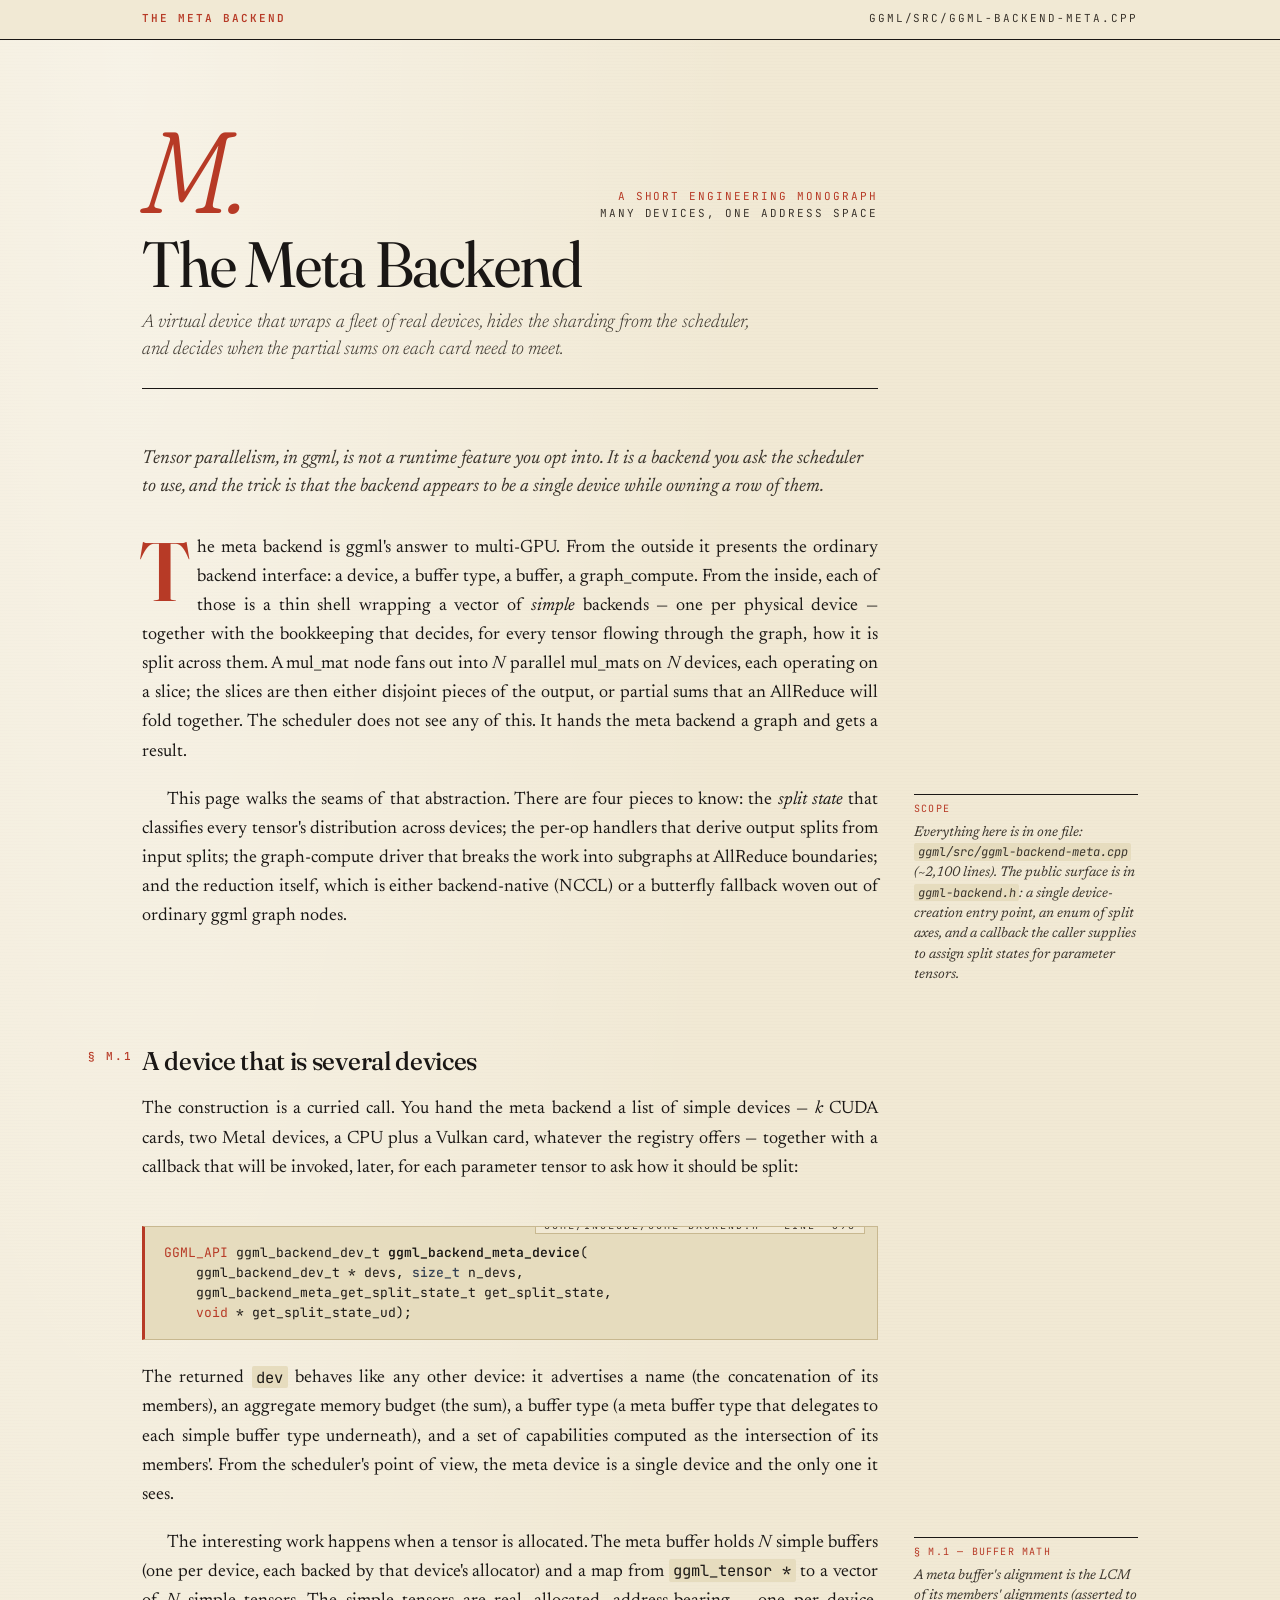
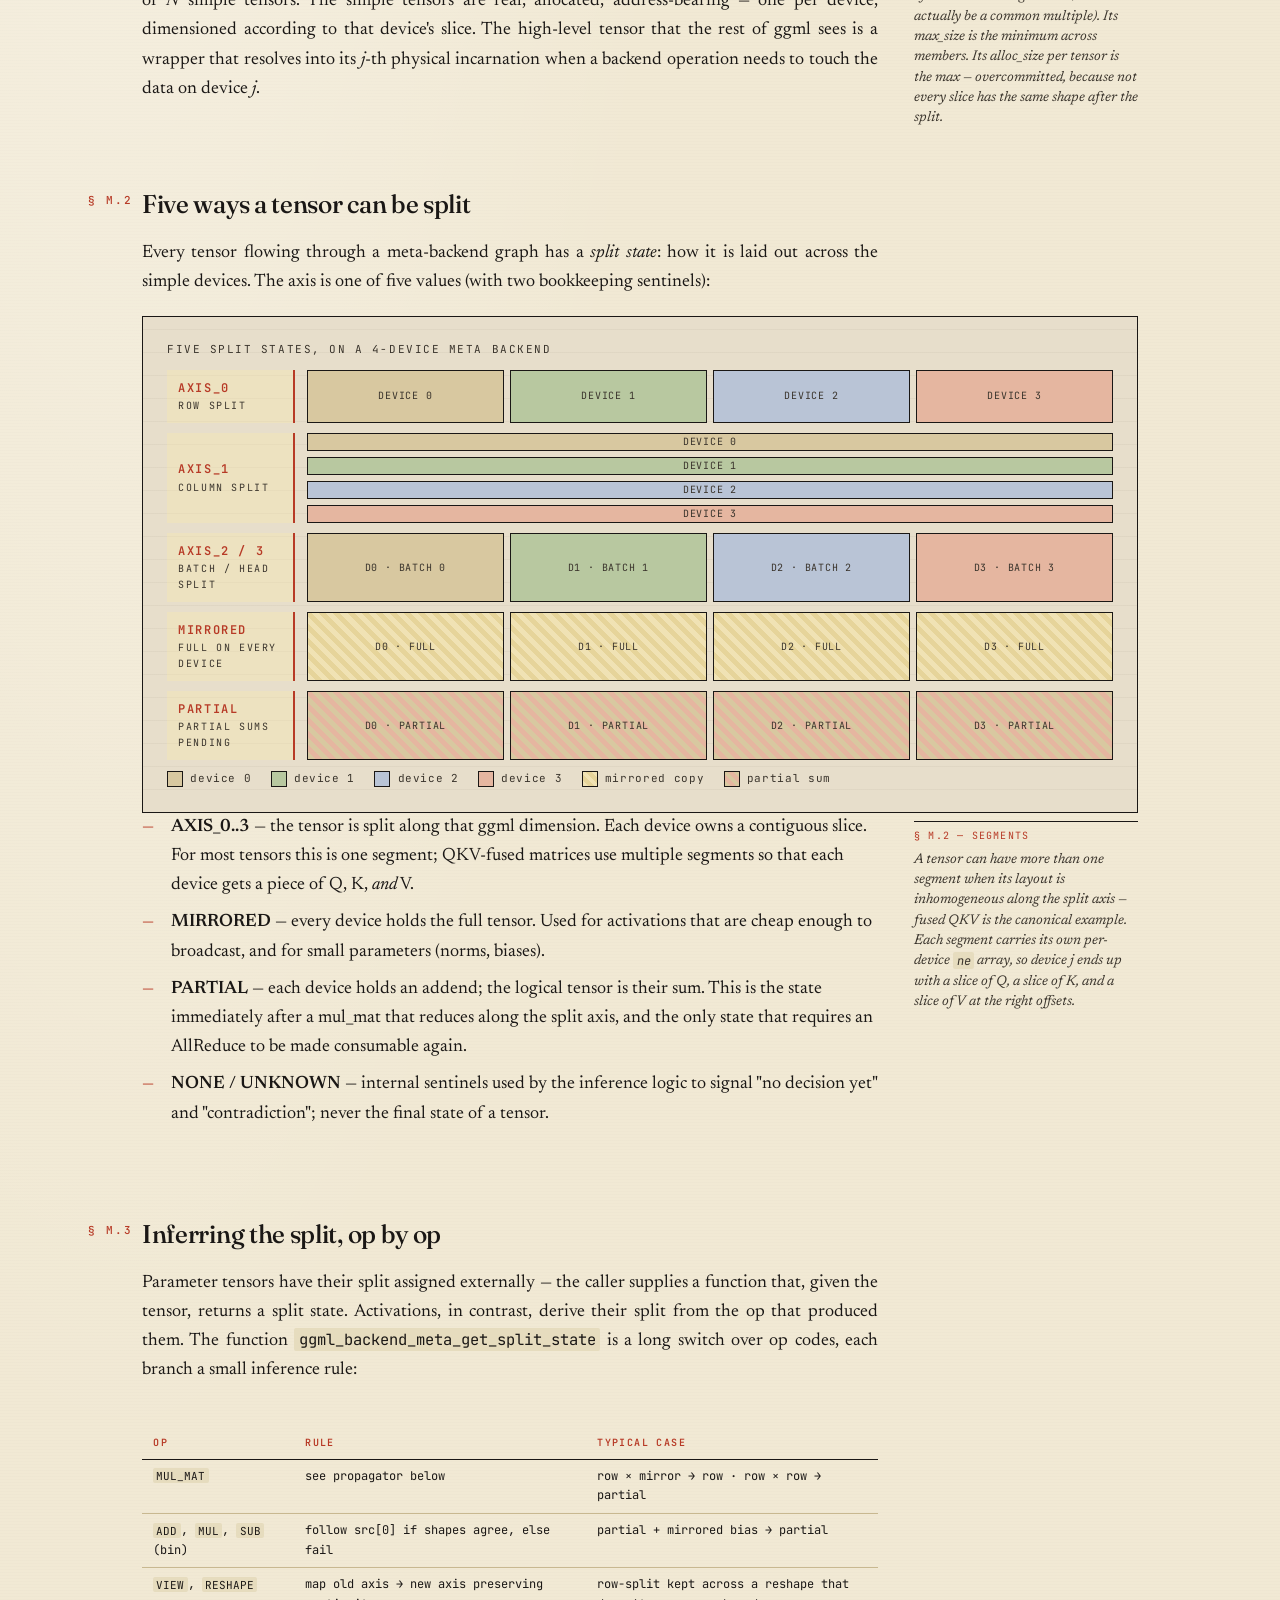
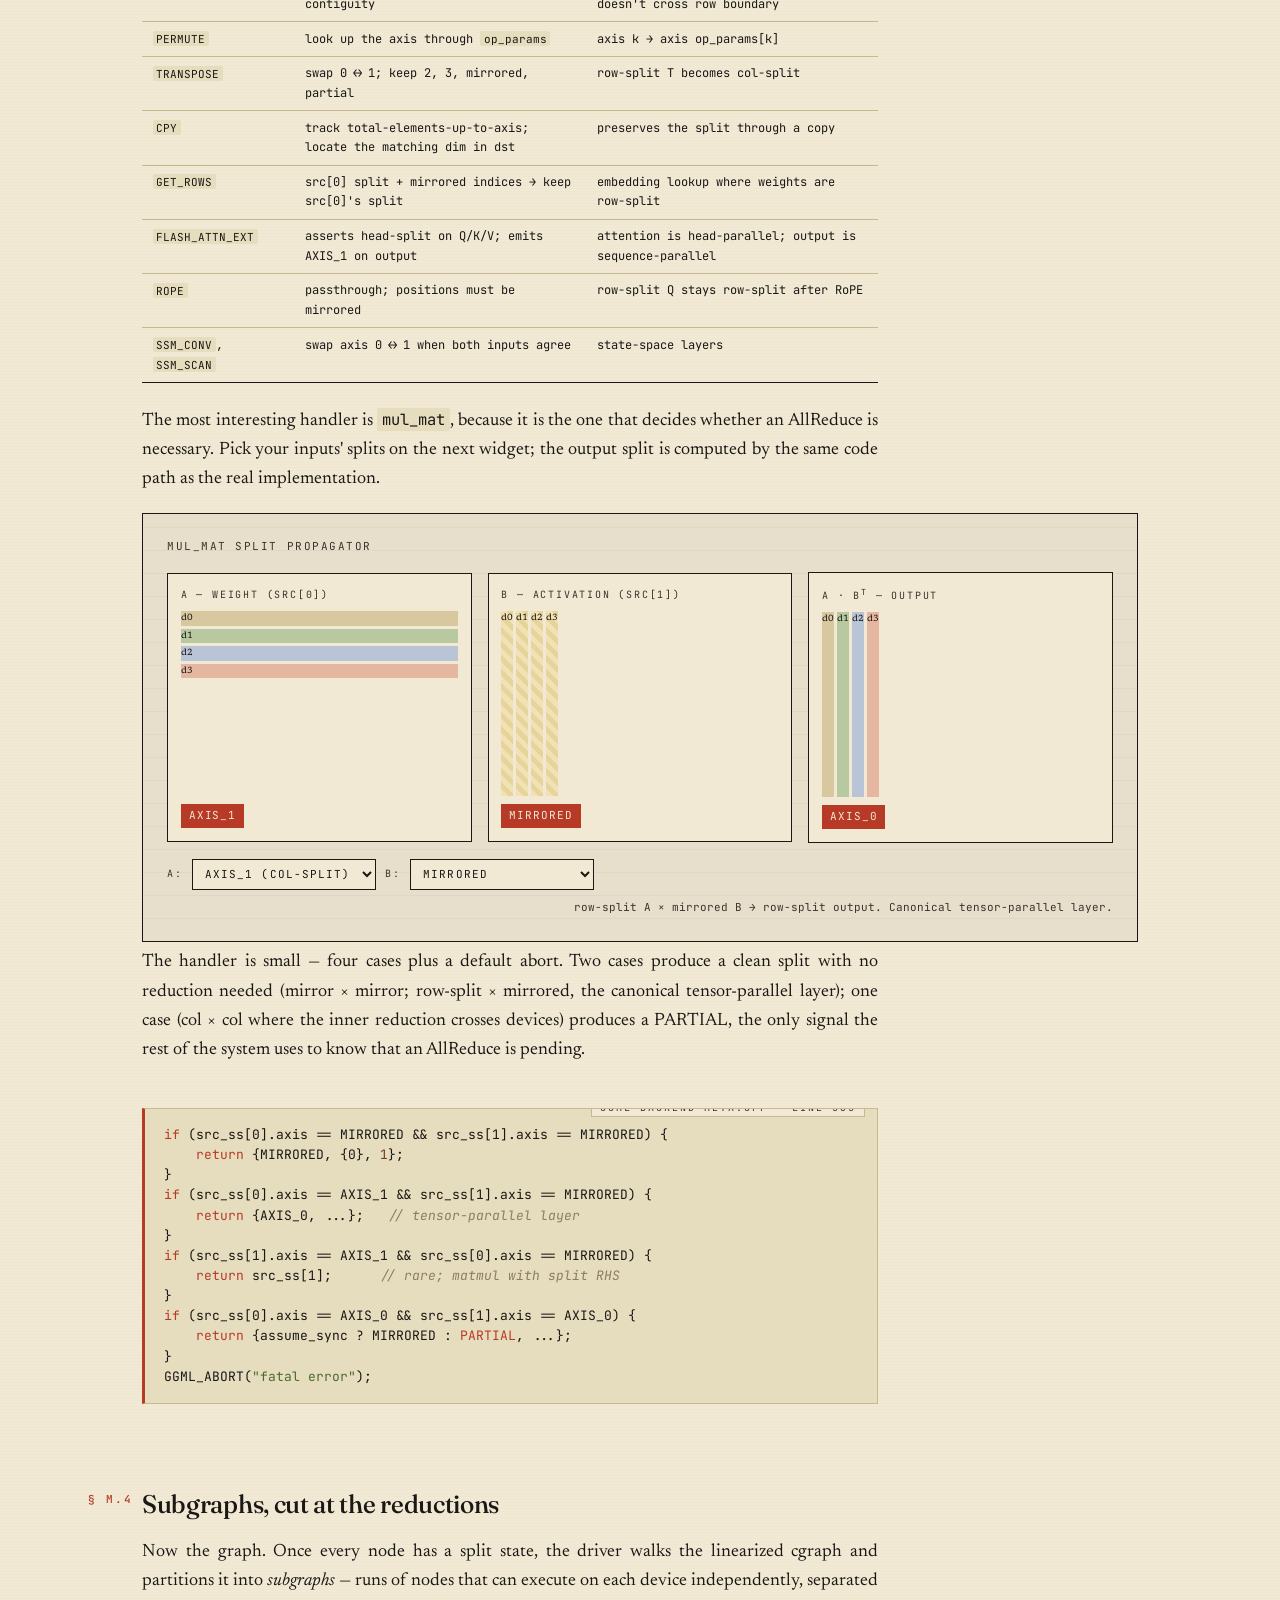
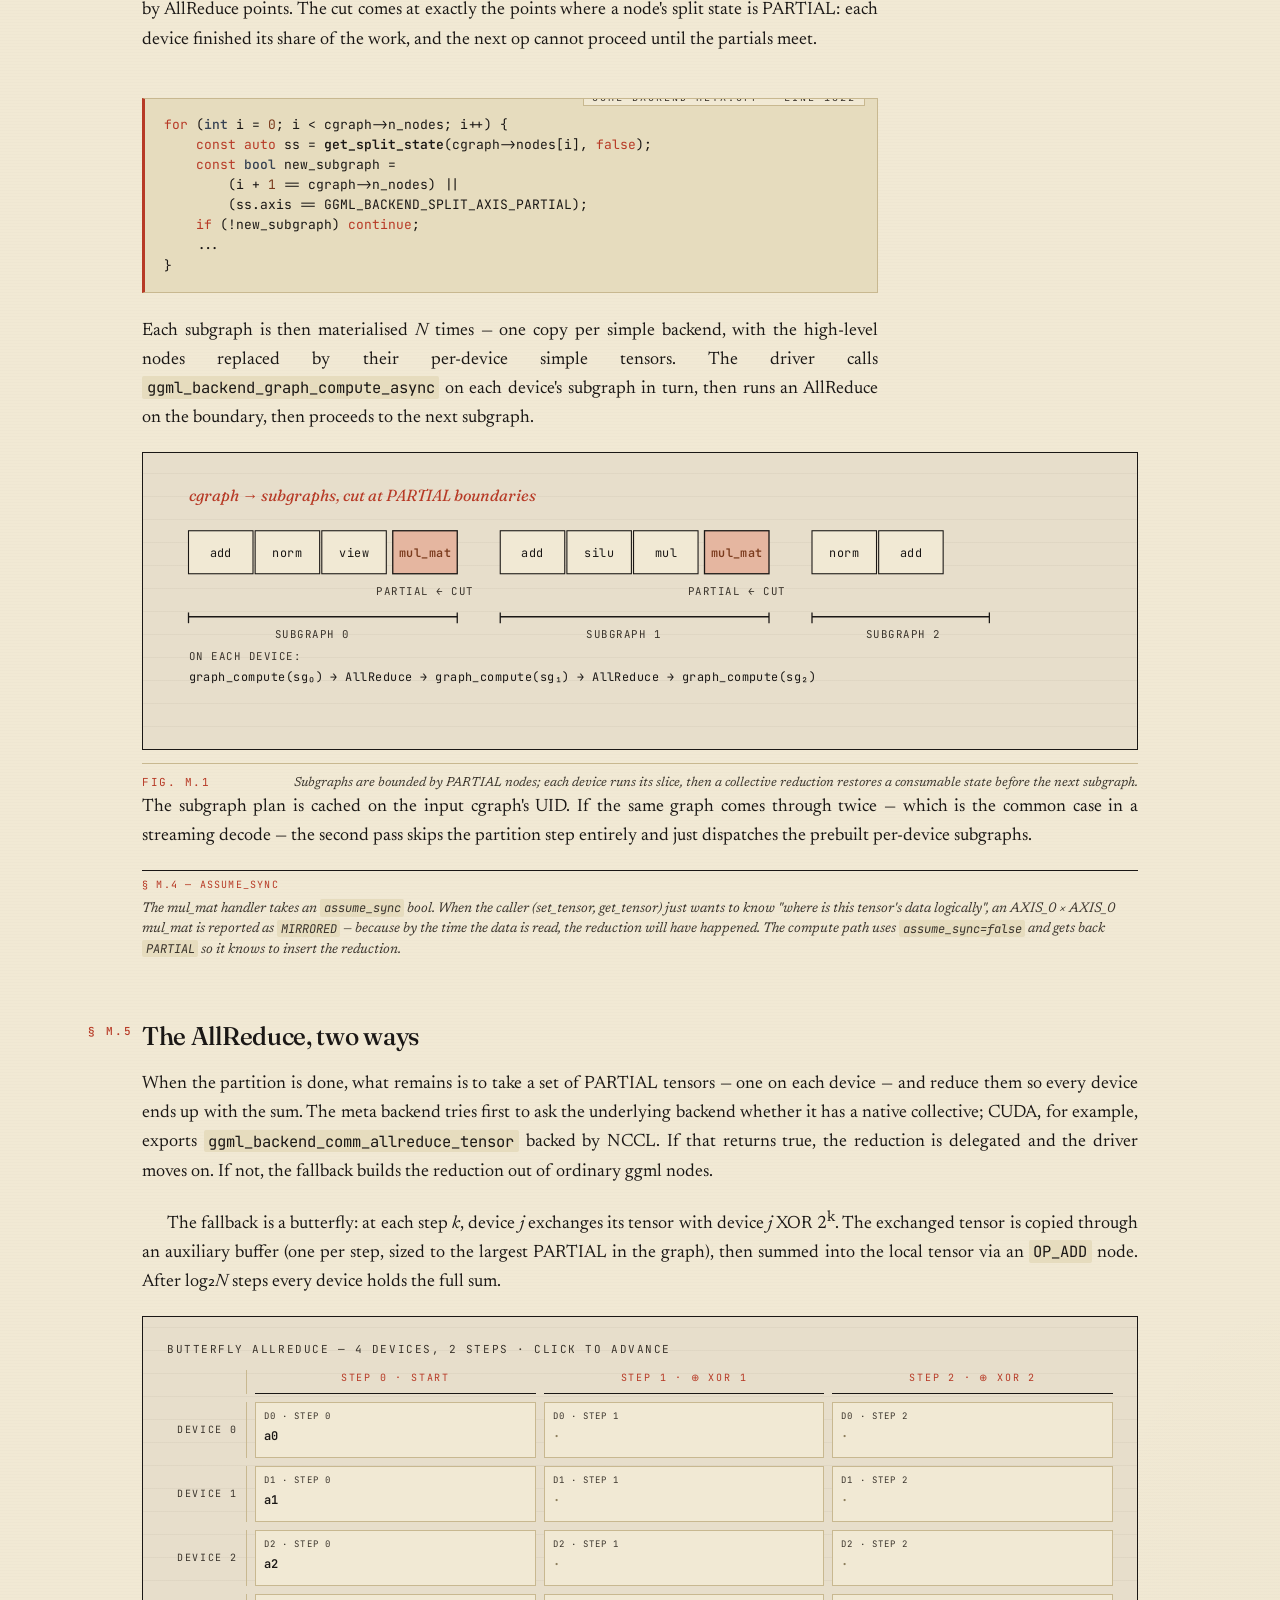
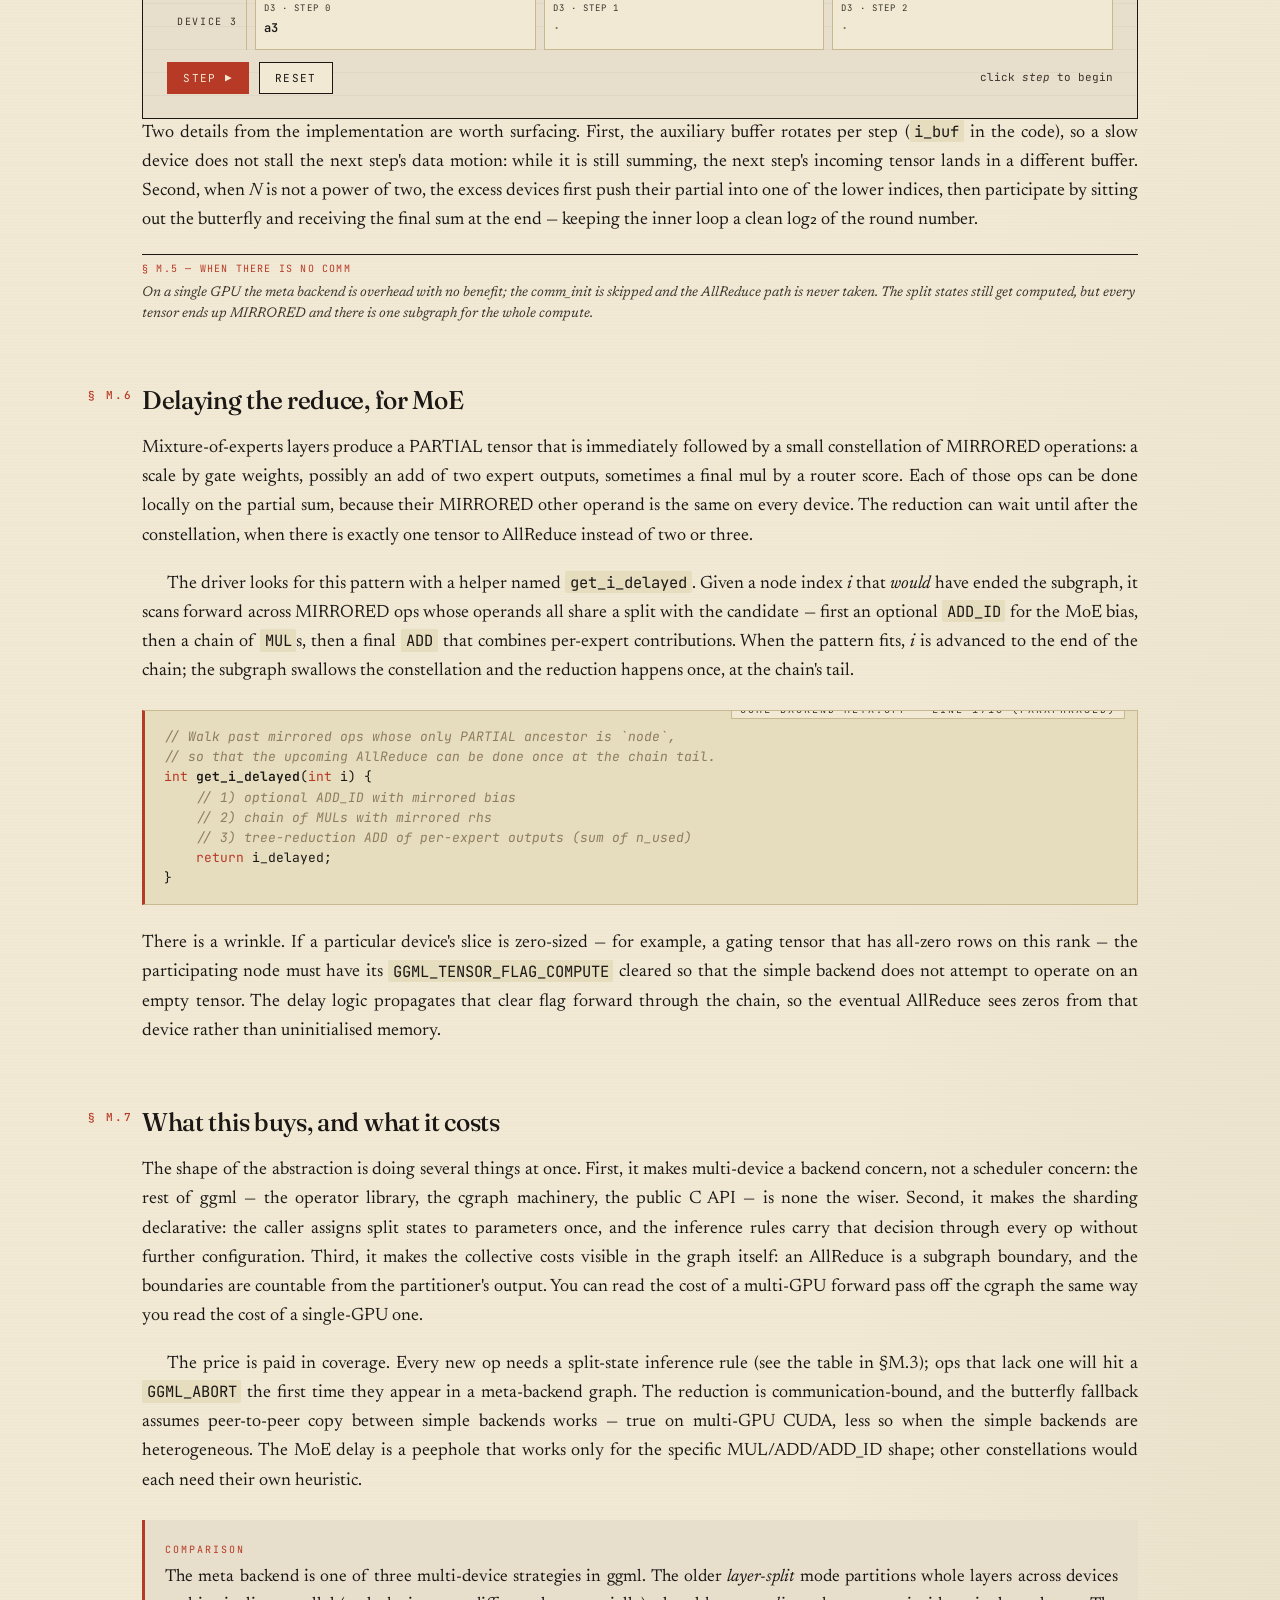
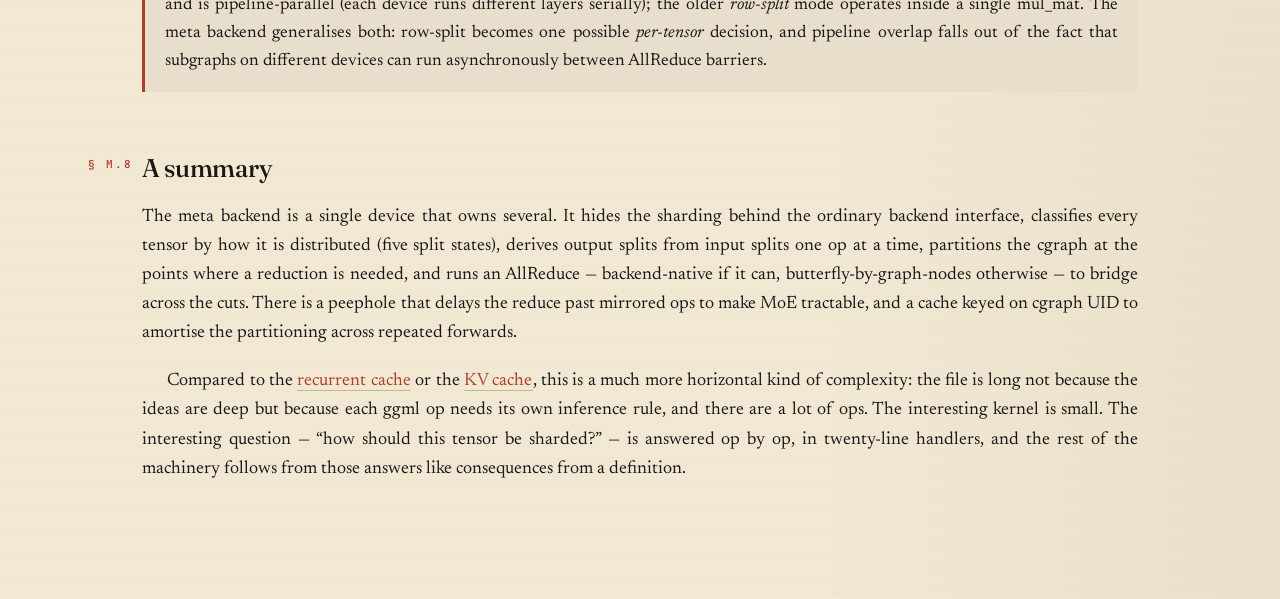
<file: meta-backend.html>
<!doctype html>
<html lang="en">
<head>
<meta charset="utf-8">
<meta name="viewport" content="width=device-width, initial-scale=1">
<title>The Meta Backend — ggml multi-device tensor parallelism</title>
<link href="https://fonts.googleapis.com/css2?family=Fraunces:opsz,wght,SOFT@9..144,300..900,0..100&family=Newsreader:ital,opsz,wght@0,6..72,200..800;1,6..72,200..800&family=JetBrains+Mono:wght@300..700&display=swap" rel="stylesheet">
<style>
  :root {
    --paper:       #f1e9d4;
    --paper-2:     #e7decb;
    --paper-3:     #ddd2b8;
    --paper-4:     #d5c9a4;
    --ink:         #1a1715;
    --ink-soft:    #3a342c;
    --rule:        #c8b890;
    --rule-soft:   #d8caa8;
    --accent:      #b73a26;
    --accent-2:    #7a3a1c;
    --slate:       #354152;
    --mute:        #8d7e5c;
    --highlight:   #f7e9a8;
    --code-bg:     #e6dcbe;
    --code-border: #c8b890;
    --good:        #4a6b2e;
    --teal:        #2e6b6b;
    --indigo:      #3b4a7a;

    --display:  'Fraunces','EB Garamond',Georgia,serif;
    --body:     'Newsreader','EB Garamond',Georgia,serif;
    --mono:     'JetBrains Mono','IBM Plex Mono','Menlo',monospace;

    --main-col:   46rem;
    --margin-col: 14rem;
    --gutter:     2.25rem;
  }
  * { box-sizing: border-box; }
  html { scroll-behavior: smooth; }
  body {
    margin: 0;
    background: var(--paper);
    color: var(--ink);
    font-family: var(--body);
    font-size: 18px;
    line-height: 1.62;
    font-feature-settings: "kern","liga","onum";
    background-image:
      radial-gradient(ellipse 80% 60% at 10% 0%, rgba(255,255,255,.45) 0%, transparent 60%),
      radial-gradient(ellipse 60% 50% at 100% 100%, rgba(120,90,40,.06) 0%, transparent 60%),
      repeating-linear-gradient(0deg, transparent 0, transparent 2px, rgba(50,30,10,.012) 2px, rgba(50,30,10,.012) 3px);
  }

  .running-head {
    position: sticky; top: 0; z-index: 50;
    background: var(--paper);
    border-bottom: 1px solid var(--ink);
    font-family: var(--mono); font-size: 11px;
    letter-spacing: 0.18em; text-transform: uppercase;
  }
  .running-head .inner {
    max-width: calc(var(--main-col) + var(--margin-col) + var(--gutter) + 4rem);
    margin: 0 auto; padding: 0.65rem 2rem;
    display: flex; justify-content: space-between; align-items: baseline; gap: 1rem;
  }
  .running-head .title { color: var(--accent); font-weight: 600; }
  .running-head .folio { color: var(--ink-soft); }

  .page {
    max-width: calc(var(--main-col) + var(--margin-col) + var(--gutter) + 4rem);
    margin: 0 auto; padding: 4rem 2rem 6rem;
    display: grid;
    grid-template-columns: var(--main-col) var(--margin-col);
    column-gap: var(--gutter);
    align-items: start;
  }
  .page > * { grid-column: 1; }
  .page > aside.margin { grid-column: 2; }
  .page > .full { grid-column: 1 / -1; }

  .chapter-head {
    margin-top: 1rem; margin-bottom: 3.5rem;
    border-bottom: 1px solid var(--ink); padding-bottom: 1.5rem;
    display: grid; grid-template-columns: auto 1fr;
    column-gap: 2.25rem; align-items: end;
  }
  .chapter-number {
    font-family: var(--display); font-style: italic; font-weight: 300;
    font-size: clamp(4rem, 9vw, 7.5rem); line-height: 0.9;
    color: var(--accent);
    font-variation-settings: "opsz" 144, "SOFT" 100;
    letter-spacing: -0.02em;
  }
  .chapter-meta {
    text-align: right; font-family: var(--mono);
    font-size: 11px; letter-spacing: 0.18em; text-transform: uppercase;
    color: var(--ink-soft);
  }
  .chapter-meta .kicker { color: var(--accent); }

  .chapter-title {
    grid-column: 1/-1;
    font-family: var(--display); font-weight: 400;
    font-size: clamp(2.4rem, 5.5vw, 4rem); line-height: 1.02;
    letter-spacing: -0.018em; margin: 0.5rem 0 0;
    font-variation-settings: "opsz" 144, "SOFT" 30;
  }
  .chapter-subtitle {
    grid-column: 1/-1; font-family: var(--body); font-style: italic;
    font-weight: 300; color: var(--ink-soft);
    font-size: 1.2rem; line-height: 1.4; margin: 0.85rem 0 0; max-width: 38rem;
  }

  h2 {
    font-family: var(--display); font-weight: 500;
    font-size: 1.6rem; letter-spacing: -0.012em;
    margin: 3.5rem 0 0.8rem;
    font-variation-settings: "opsz" 60;
    position: relative;
  }
  h2::before {
    content: attr(data-section);
    position: absolute; left: -3.4rem; top: 0.45rem;
    font-family: var(--mono); font-size: 11px;
    letter-spacing: 0.18em; color: var(--accent); font-weight: 500;
  }
  h3 {
    font-family: var(--display); font-weight: 500; font-style: italic;
    font-size: 1.2rem; margin: 2.2rem 0 0.5rem;
    color: var(--ink); font-variation-settings: "opsz" 36, "SOFT" 60;
  }

  p { margin: 0 0 1.05em; hyphens: auto; text-align: justify; }
  p + p { text-indent: 1.4em; }
  p.lede {
    font-size: 1.18rem; line-height: 1.5;
    color: var(--ink-soft); font-style: italic;
    margin-bottom: 2rem; text-indent: 0; text-align: left;
  }
  p.lede + p { text-indent: 0; }
  p.dropcap::first-letter {
    font-family: var(--display); font-weight: 600;
    font-size: 4.6em; line-height: 0.82;
    float: left; margin: 0.06em 0.08em 0 -0.04em;
    color: var(--accent); font-variation-settings: "opsz" 144, "SOFT" 0;
  }
  strong { font-weight: 600; color: var(--ink); }
  em     { font-style: italic; }
  .term  { font-style: italic; color: var(--accent-2); }
  a { color: var(--accent); text-decoration: none; border-bottom: 1px solid var(--rule); }
  a:hover { border-bottom-color: var(--accent); }

  code {
    font-family: var(--mono); font-size: 0.86em;
    background: var(--code-bg); padding: 0.05em 0.3em; border-radius: 2px;
    font-feature-settings: "calt" 0;
  }
  pre {
    font-family: var(--mono); font-size: 13px; line-height: 1.55;
    background: var(--code-bg);
    border: 1px solid var(--code-border); border-left: 3px solid var(--accent);
    padding: 1rem 1.2rem; margin: 1.5rem 0;
    overflow-x: auto; white-space: pre; position: relative;
  }
  pre code { background: transparent; padding: 0; }
  pre .cmt { color: var(--mute); font-style: italic; }
  pre .kw  { color: var(--accent); }
  pre .typ { color: var(--slate); font-weight: 500; }
  pre .str { color: var(--good); }
  pre .num { color: var(--accent-2); }
  pre .fn  { color: var(--ink); font-weight: 600; }
  pre .lbl {
    position: absolute; top: -10px; right: 12px;
    background: var(--paper); padding: 0 0.5rem;
    font-size: 10px; letter-spacing: 0.2em; text-transform: uppercase;
    color: var(--ink-soft); border: 1px solid var(--code-border);
  }

  aside.margin {
    font-family: var(--body); font-size: 14px; line-height: 1.45;
    color: var(--ink-soft); font-style: italic;
    border-top: 1px solid var(--ink); padding-top: 0.45rem; margin-top: 0.5rem;
  }
  aside.margin .ref {
    display: block; font-family: var(--mono); font-style: normal;
    font-size: 10px; letter-spacing: 0.12em; text-transform: uppercase;
    color: var(--accent); margin-bottom: 0.4rem;
  }

  .callout {
    border-left: 3px solid var(--accent);
    background: var(--paper-2);
    padding: 1rem 1.25rem; margin: 1.5rem 0;
    font-size: 0.96em;
  }
  .callout .label {
    display: inline-block; font-family: var(--mono);
    font-size: 10px; letter-spacing: 0.2em; text-transform: uppercase;
    color: var(--accent); margin-bottom: 0.4rem;
  }
  .callout p:last-child { margin-bottom: 0; }

  figure { margin: 2.5rem 0; grid-column: 1 / -1; }
  figure svg { display: block; max-width: 100%; height: auto; }
  figcaption {
    font-family: var(--mono); font-size: 11px;
    letter-spacing: 0.14em; text-transform: uppercase; color: var(--ink-soft);
    margin-top: 0.8rem; padding-top: 0.5rem; border-top: 1px solid var(--rule);
    display: flex; justify-content: space-between; align-items: baseline; gap: 1rem;
  }
  figcaption .fig-num { color: var(--accent); flex-shrink: 0; }
  figcaption .fig-desc {
    text-transform: none; letter-spacing: 0; font-style: italic;
    font-family: var(--body); font-size: 13px; color: var(--ink-soft);
    text-align: right; flex: 1;
  }

  ul, ol { padding-left: 1.4em; margin: 0 0 1.2em; }
  li { margin-bottom: 0.45em; }
  ul.dashes { list-style: none; padding-left: 0; }
  ul.dashes li { position: relative; padding-left: 1.6em; }
  ul.dashes li::before {
    content: '—'; position: absolute; left: 0;
    color: var(--accent); font-weight: 500;
  }

  .diagram-frame {
    border: 1px solid var(--ink);
    background:
      repeating-linear-gradient(0deg, transparent 0, transparent 22px, rgba(40,30,10,.04) 22px, rgba(40,30,10,.04) 23px),
      var(--paper-2);
    padding: 1.5rem;
  }
  .dg-text       { font-family: var(--mono); font-size: 11px; fill: var(--ink); letter-spacing: 0.04em; }
  .dg-label      { font-family: var(--mono); font-size: 10px; fill: var(--ink-soft); text-transform: uppercase; letter-spacing: 0.14em; }
  .dg-title      { font-family: var(--display); font-style: italic; fill: var(--accent); font-size: 15px; }
  .dg-stroke     { stroke: var(--ink); fill: none; stroke-width: 1.2; }
  .dg-stroke-soft{ stroke: var(--rule-soft); fill: none; stroke-width: 1; }
  .dg-accent     { stroke: var(--accent); fill: none; stroke-width: 1.4; }
  .dg-fill       { fill: var(--paper); stroke: var(--ink); stroke-width: 1; }
  .dg-fill-soft  { fill: var(--paper-2); stroke: var(--ink); stroke-width: 1; }
  .dg-dashed     { stroke-dasharray: 3 3; }

  /* ====== device palette ====== */
  .d-fill-0 { fill: #d8c8a0; }
  .d-fill-1 { fill: #b8c8a0; }
  .d-fill-2 { fill: #b9c4d6; }
  .d-fill-3 { fill: #e5b6a0; }
  .d-fill-mirror { fill: #f0e2b4; }
  .d-fill-partial { fill: repeating-linear-gradient(45deg, #d8c8a0 0, #d8c8a0 6px, #e5b6a0 6px, #e5b6a0 12px); }

  /* ====== controls ====== */
  .controls {
    display: flex; gap: 0.6rem; align-items: center;
    margin-top: 0.75rem; flex-wrap: wrap;
  }
  .controls button {
    font-family: var(--mono); font-size: 11px;
    letter-spacing: 0.12em; text-transform: uppercase;
    background: var(--paper); border: 1px solid var(--ink); color: var(--ink);
    padding: 0.5rem 0.95rem; cursor: pointer; transition: all 120ms;
  }
  .controls button:hover { background: var(--ink); color: var(--paper); }
  .controls button.active, .controls button.primary {
    background: var(--accent); color: var(--paper); border-color: var(--accent);
  }
  .controls button.primary:hover { background: var(--accent-2); border-color: var(--accent-2); }
  .controls button:disabled { opacity: 0.35; cursor: not-allowed; }
  .controls .status {
    font-family: var(--mono); font-size: 11px;
    color: var(--ink-soft); margin-left: auto;
  }
  .controls select {
    font-family: var(--mono); font-size: 11px;
    border: 1px solid var(--ink); padding: 0.4rem 0.5rem;
    background: var(--paper); color: var(--ink);
    text-transform: uppercase; letter-spacing: 0.1em;
  }
  .controls .lbl {
    font-family: var(--mono); font-size: 10px;
    letter-spacing: 0.16em; text-transform: uppercase;
    color: var(--ink-soft);
  }

  /* split-state row */
  .split-grid {
    display: grid;
    grid-template-columns: 8rem 1fr;
    align-items: stretch;
    gap: 0.75rem;
    margin: 0.6rem 0;
    font-family: var(--mono);
  }
  .split-grid .axisname {
    padding: 0.55rem 0.7rem;
    font-size: 10px; letter-spacing: 0.16em; text-transform: uppercase;
    border-right: 2px solid var(--accent);
    color: var(--ink-soft);
    display: flex; flex-direction: column; justify-content: center;
    background: rgba(247,233,168,0.32);
  }
  .split-grid .axisname .ttl { color: var(--accent); font-weight: 600; font-size: 12px; }

  .tensor-row {
    display: flex; gap: 6px; align-items: stretch;
  }
  .tensor-row .seg {
    flex: 1; min-height: 38px;
    border: 1px solid var(--ink);
    display: flex; align-items: center; justify-content: center;
    font-size: 10px; letter-spacing: 0.08em;
    color: var(--ink-soft);
    text-transform: uppercase;
  }
  .seg.d0 { background: #d8c8a0; }
  .seg.d1 { background: #b8c8a0; }
  .seg.d2 { background: #b9c4d6; }
  .seg.d3 { background: #e5b6a0; }
  .seg.mirror {
    background:
      repeating-linear-gradient(45deg, #f0e2b4 0, #f0e2b4 5px, #e6d49a 5px, #e6d49a 10px);
  }
  .seg.partial {
    background:
      repeating-linear-gradient(45deg, #d8c8a0 0, #d8c8a0 5px, #e5b6a0 5px, #e5b6a0 10px);
  }

  /* mul_mat propagator */
  .propagator {
    display: grid;
    grid-template-columns: 1fr 1fr 1fr;
    gap: 1rem;
    align-items: center;
    margin: 1rem 0;
  }
  .prop-cell {
    background: var(--paper);
    border: 1px solid var(--ink);
    padding: 0.8rem;
    display: flex; flex-direction: column; gap: 0.5rem;
  }
  .prop-cell .heading {
    font-family: var(--mono);
    font-size: 10px;
    letter-spacing: 0.18em;
    text-transform: uppercase;
    color: var(--ink-soft);
  }
  .prop-cell .axis-tag {
    font-family: var(--mono);
    font-size: 11px;
    background: var(--accent);
    color: var(--paper);
    padding: 0.2rem 0.5rem;
    display: inline-block;
    letter-spacing: 0.08em;
    width: fit-content;
  }
  .prop-cell.partial .axis-tag { background: var(--accent-2); }
  .prop-cell .visual { aspect-ratio: 1.5; display: flex; align-items: stretch; gap: 3px; }
  .prop-arrow {
    font-family: var(--display);
    font-size: 2rem;
    color: var(--accent);
    font-style: italic;
    text-align: center;
  }

  /* butterfly */
  .butterfly {
    display: grid;
    grid-template-columns: 5rem repeat(3, 1fr);
    gap: 0.5rem;
    align-items: stretch;
    font-family: var(--mono);
  }
  .bf-rowlbl {
    font-size: 10px; letter-spacing: 0.16em; text-transform: uppercase;
    color: var(--ink-soft);
    display: flex; align-items: center; justify-content: flex-end;
    padding-right: 0.5rem;
    border-right: 1px solid var(--rule);
  }
  .bf-cell {
    background: var(--paper);
    border: 1px solid var(--rule);
    padding: 0.4rem 0.5rem;
    min-height: 3.5rem;
    display: flex; flex-direction: column;
    gap: 0.2rem;
    font-size: 11px;
    transition: all 200ms ease;
  }
  .bf-cell.recv { outline: 2px solid var(--accent); outline-offset: -2px; }
  .bf-cell .pid {
    font-size: 9px; letter-spacing: 0.12em;
    color: var(--ink-soft); text-transform: uppercase;
  }
  .bf-cell .val {
    font-size: 12px; color: var(--ink);
    font-weight: 600;
  }
  .bf-headcol {
    text-align: center;
    font-size: 10px; letter-spacing: 0.18em; text-transform: uppercase;
    color: var(--accent);
    padding-bottom: 0.4rem;
    border-bottom: 1px solid var(--ink);
  }

  /* op table */
  table.optable {
    width: 100%; border-collapse: collapse;
    margin: 1.5rem 0;
    font-family: var(--mono); font-size: 12px;
  }
  table.optable th, table.optable td {
    padding: 0.45rem 0.7rem; text-align: left;
    border-bottom: 1px solid var(--rule);
    vertical-align: top;
  }
  table.optable th {
    font-size: 10px; letter-spacing: 0.14em; text-transform: uppercase;
    color: var(--accent); font-weight: 600; border-bottom: 1px solid var(--ink);
  }
  table.optable tr:last-child td { border-bottom: 1px solid var(--ink); }
  table.optable td code { font-size: 11px; }

  .legend {
    display: flex; gap: 1.2rem; flex-wrap: wrap;
    font-family: var(--mono); font-size: 11px;
    color: var(--ink-soft); margin-top: 0.6rem;
    letter-spacing: 0.06em;
  }
  .legend .item { display: inline-flex; align-items: center; gap: 0.45rem; }
  .legend .sw {
    width: 16px; height: 16px; border: 1px solid var(--ink); display: inline-block;
  }
  .legend .sw.mirror {
    background: repeating-linear-gradient(45deg, #f0e2b4 0, #f0e2b4 4px, #e6d49a 4px, #e6d49a 8px);
  }
  .legend .sw.partial {
    background: repeating-linear-gradient(45deg, #d8c8a0 0, #d8c8a0 4px, #e5b6a0 4px, #e5b6a0 8px);
  }

  @keyframes fadeUp { from{opacity:0;transform:translateY(8px);} to{opacity:1;transform:translateY(0);} }
  .fade-up { animation: fadeUp 600ms cubic-bezier(.22,1,.36,1) both; }
  .fade-up.d1{animation-delay:80ms;} .fade-up.d2{animation-delay:160ms;}
  .fade-up.d3{animation-delay:240ms;} .fade-up.d4{animation-delay:320ms;}

  @media (max-width: 960px) {
    :root { --main-col: 1fr; --margin-col: 0; --gutter: 0; }
    .page { grid-template-columns: 1fr; padding: 2rem 1.25rem 4rem; }
    .page > aside.margin {
      grid-column: 1; border-top: none;
      border-left: 3px solid var(--accent);
      padding: 0.6rem 0.9rem; margin: 1.5rem 0;
      background: var(--paper-2);
    }
    h2::before { position: static; display: block; margin-bottom: 0.3rem; }
    .chapter-head { grid-template-columns: 1fr; }
    .chapter-meta { text-align: left; }
    .propagator { grid-template-columns: 1fr; }
    .prop-arrow { transform: rotate(90deg); }
    .butterfly { grid-template-columns: 4rem repeat(3, 1fr); }
    body { font-size: 16px; }
  }
</style>
</head>
<body>

<div class="running-head">
  <div class="inner">
    <span class="title">The Meta Backend</span>
    <span class="folio">ggml/src/ggml-backend-meta.cpp</span>
  </div>
</div>

<article class="page">

  <header class="chapter-head fade-up">
    <div class="chapter-number">M.</div>
    <div class="chapter-meta">
      <div class="kicker">A short engineering monograph</div>
      <div>Many devices, one address space</div>
    </div>
    <h1 class="chapter-title">The Meta Backend</h1>
    <p class="chapter-subtitle">A virtual device that wraps a fleet of real devices, hides the sharding from the scheduler, and decides when the partial sums on each card need to meet.</p>
  </header>

  <p class="lede fade-up d1">
    Tensor parallelism, in ggml, is not a runtime feature you opt into. It is a <em>backend</em>
    you ask the scheduler to use, and the trick is that the backend appears to be a single
    device while owning a row of them.
  </p>

  <p class="dropcap">The meta backend is ggml's answer to multi-GPU. From the outside it presents the ordinary backend interface: a device, a buffer type, a buffer, a graph_compute. From the inside, each of those is a thin shell wrapping a vector of <em>simple</em> backends — one per physical device — together with the bookkeeping that decides, for every tensor flowing through the graph, how it is split across them. A mul_mat node fans out into <em>N</em> parallel mul_mats on <em>N</em> devices, each operating on a slice; the slices are then either disjoint pieces of the output, or partial sums that an AllReduce will fold together. The scheduler does not see any of this. It hands the meta backend a graph and gets a result.</p>

  <p>This page walks the seams of that abstraction. There are four pieces to know: the <em>split state</em> that classifies every tensor's distribution across devices; the per-op handlers that derive output splits from input splits; the graph-compute driver that breaks the work into subgraphs at AllReduce boundaries; and the reduction itself, which is either backend-native (NCCL) or a butterfly fallback woven out of ordinary ggml graph nodes.</p>

  <aside class="margin">
    <span class="ref">scope</span>
    Everything here is in one file: <code>ggml/src/ggml-backend-meta.cpp</code> (~2,100 lines). The public surface is in <code>ggml-backend.h</code>: a single device-creation entry point, an enum of split axes, and a callback the caller supplies to assign split states for parameter tensors.
  </aside>

  <!-- ============================================================ -->
  <h2 data-section="§ M.1">A device that is several devices</h2>

  <p>The construction is a curried call. You hand the meta backend a list of simple devices — <em>k</em> CUDA cards, two Metal devices, a CPU plus a Vulkan card, whatever the registry offers — together with a callback that will be invoked, later, for each parameter tensor to ask how it should be split:</p>

  <pre><span class="lbl">ggml/include/ggml-backend.h — line ~398</span><span class="kw">GGML_API</span> ggml_backend_dev_t <span class="fn">ggml_backend_meta_device</span>(
    ggml_backend_dev_t <span class="op">*</span> devs, <span class="typ">size_t</span> n_devs,
    ggml_backend_meta_get_split_state_t get_split_state,
    <span class="kw">void</span> <span class="op">*</span> get_split_state_ud);</pre>

  <p>The returned <code>dev</code> behaves like any other device: it advertises a name (the concatenation of its members), an aggregate memory budget (the sum), a buffer type (a meta buffer type that delegates to each simple buffer type underneath), and a set of capabilities computed as the intersection of its members'. From the scheduler's point of view, the meta device is a single device and the only one it sees.</p>

  <p>The interesting work happens when a tensor is allocated. The meta buffer holds <em>N</em> simple buffers (one per device, each backed by that device's allocator) and a map from <code>ggml_tensor *</code> to a vector of <em>N</em> simple tensors. The simple tensors are real, allocated, address-bearing — one per device, dimensioned according to that device's slice. The high-level tensor that the rest of ggml sees is a wrapper that resolves into its <em>j</em>-th physical incarnation when a backend operation needs to touch the data on device <em>j</em>.</p>

  <aside class="margin">
    <span class="ref">§ M.1 — buffer math</span>
    A meta buffer's <em>alignment</em> is the LCM of its members' alignments (asserted to actually be a common multiple). Its <em>max_size</em> is the minimum across members. Its <em>alloc_size</em> per tensor is the max — overcommitted, because not every slice has the same shape after the split.
  </aside>

  <!-- ============================================================ -->
  <h2 data-section="§ M.2">Five ways a tensor can be split</h2>

  <p>Every tensor flowing through a meta-backend graph has a <em>split state</em>: how it is laid out across the simple devices. The axis is one of five values (with two bookkeeping sentinels):</p>

  <div class="full">
    <div class="diagram-frame">
      <div style="font-family:var(--mono); font-size:11px; letter-spacing:0.14em; text-transform:uppercase; color:var(--ink-soft); margin-bottom:.7rem;">
        Five split states, on a 4-device meta backend
      </div>

      <div class="split-grid">
        <div class="axisname">
          <div class="ttl">AXIS_0</div>
          <div>row split</div>
        </div>
        <div class="tensor-row">
          <div class="seg d0">device 0</div>
          <div class="seg d1">device 1</div>
          <div class="seg d2">device 2</div>
          <div class="seg d3">device 3</div>
        </div>
      </div>

      <div class="split-grid">
        <div class="axisname">
          <div class="ttl">AXIS_1</div>
          <div>column split</div>
        </div>
        <div class="tensor-row" style="flex-direction:column">
          <div class="seg d0" style="min-height:18px">device 0</div>
          <div class="seg d1" style="min-height:18px">device 1</div>
          <div class="seg d2" style="min-height:18px">device 2</div>
          <div class="seg d3" style="min-height:18px">device 3</div>
        </div>
      </div>

      <div class="split-grid">
        <div class="axisname">
          <div class="ttl">AXIS_2 / 3</div>
          <div>batch / head split</div>
        </div>
        <div class="tensor-row">
          <div class="seg d0" style="flex:1">d0 · batch 0</div>
          <div class="seg d1" style="flex:1">d1 · batch 1</div>
          <div class="seg d2" style="flex:1">d2 · batch 2</div>
          <div class="seg d3" style="flex:1">d3 · batch 3</div>
        </div>
      </div>

      <div class="split-grid">
        <div class="axisname">
          <div class="ttl">MIRRORED</div>
          <div>full on every device</div>
        </div>
        <div class="tensor-row">
          <div class="seg mirror" style="flex:1">d0 · full</div>
          <div class="seg mirror" style="flex:1">d1 · full</div>
          <div class="seg mirror" style="flex:1">d2 · full</div>
          <div class="seg mirror" style="flex:1">d3 · full</div>
        </div>
      </div>

      <div class="split-grid">
        <div class="axisname">
          <div class="ttl">PARTIAL</div>
          <div>partial sums pending</div>
        </div>
        <div class="tensor-row">
          <div class="seg partial" style="flex:1">d0 · partial</div>
          <div class="seg partial" style="flex:1">d1 · partial</div>
          <div class="seg partial" style="flex:1">d2 · partial</div>
          <div class="seg partial" style="flex:1">d3 · partial</div>
        </div>
      </div>

      <div class="legend">
        <span class="item"><span class="sw" style="background:#d8c8a0"></span> device 0</span>
        <span class="item"><span class="sw" style="background:#b8c8a0"></span> device 1</span>
        <span class="item"><span class="sw" style="background:#b9c4d6"></span> device 2</span>
        <span class="item"><span class="sw" style="background:#e5b6a0"></span> device 3</span>
        <span class="item"><span class="sw mirror"></span> mirrored copy</span>
        <span class="item"><span class="sw partial"></span> partial sum</span>
      </div>
    </div>
  </div>

  <ul class="dashes">
    <li><strong>AXIS_0..3</strong> — the tensor is split along that ggml dimension. Each device owns a contiguous slice. For most tensors this is one segment; QKV-fused matrices use multiple segments so that each device gets a piece of Q, K, <em>and</em> V.</li>
    <li><strong>MIRRORED</strong> — every device holds the full tensor. Used for activations that are cheap enough to broadcast, and for small parameters (norms, biases).</li>
    <li><strong>PARTIAL</strong> — each device holds an addend; the logical tensor is their sum. This is the state immediately after a mul_mat that reduces along the split axis, and the only state that requires an AllReduce to be made consumable again.</li>
    <li><strong>NONE / UNKNOWN</strong> — internal sentinels used by the inference logic to signal "no decision yet" and "contradiction"; never the final state of a tensor.</li>
  </ul>

  <aside class="margin">
    <span class="ref">§ M.2 — segments</span>
    A tensor can have more than one <em>segment</em> when its layout is inhomogeneous along the split axis — fused QKV is the canonical example. Each segment carries its own per-device <code>ne</code> array, so device <em>j</em> ends up with a slice of Q, a slice of K, and a slice of V at the right offsets.
  </aside>

  <!-- ============================================================ -->
  <h2 data-section="§ M.3">Inferring the split, op by op</h2>

  <p>Parameter tensors have their split assigned externally — the caller supplies a function that, given the tensor, returns a split state. Activations, in contrast, derive their split from the op that produced them. The function <code>ggml_backend_meta_get_split_state</code> is a long switch over op codes, each branch a small inference rule:</p>

  <table class="optable">
    <thead><tr><th>op</th><th>rule</th><th>typical case</th></tr></thead>
    <tbody>
      <tr><td><code>MUL_MAT</code></td><td>see propagator below</td><td>row × mirror → row · row × row → partial</td></tr>
      <tr><td><code>ADD</code>, <code>MUL</code>, <code>SUB</code> (bin)</td><td>follow src[0] if shapes agree, else fail</td><td>partial + mirrored bias → partial</td></tr>
      <tr><td><code>VIEW</code>, <code>RESHAPE</code></td><td>map old axis → new axis preserving contiguity</td><td>row-split kept across a reshape that doesn't cross row boundary</td></tr>
      <tr><td><code>PERMUTE</code></td><td>look up the axis through <code>op_params</code></td><td>axis k → axis op_params[k]</td></tr>
      <tr><td><code>TRANSPOSE</code></td><td>swap 0 ↔ 1; keep 2, 3, mirrored, partial</td><td>row-split T becomes col-split</td></tr>
      <tr><td><code>CPY</code></td><td>track total-elements-up-to-axis; locate the matching dim in dst</td><td>preserves the split through a copy</td></tr>
      <tr><td><code>GET_ROWS</code></td><td>src[0] split + mirrored indices → keep src[0]'s split</td><td>embedding lookup where weights are row-split</td></tr>
      <tr><td><code>FLASH_ATTN_EXT</code></td><td>asserts head-split on Q/K/V; emits AXIS_1 on output</td><td>attention is head-parallel; output is sequence-parallel</td></tr>
      <tr><td><code>ROPE</code></td><td>passthrough; positions must be mirrored</td><td>row-split Q stays row-split after RoPE</td></tr>
      <tr><td><code>SSM_CONV</code>, <code>SSM_SCAN</code></td><td>swap axis 0 ↔ 1 when both inputs agree</td><td>state-space layers</td></tr>
    </tbody>
  </table>

  <p>The most interesting handler is <code>mul_mat</code>, because it is the one that decides whether an AllReduce is necessary. Pick your inputs' splits on the next widget; the output split is computed by the same code path as the real implementation.</p>

  <div class="full">
    <div class="diagram-frame">
      <div style="font-family:var(--mono); font-size:11px; letter-spacing:0.14em; text-transform:uppercase; color:var(--ink-soft); margin-bottom:.7rem;">
        mul_mat split propagator
      </div>

      <div class="propagator" id="prop-mm">
        <div class="prop-cell" id="prop-a">
          <div class="heading">A — weight (src[0])</div>
          <div class="visual" id="prop-a-vis"></div>
          <div class="axis-tag" id="prop-a-tag">AXIS_0</div>
        </div>
        <div class="prop-cell" id="prop-b">
          <div class="heading">B — activation (src[1])</div>
          <div class="visual" id="prop-b-vis"></div>
          <div class="axis-tag" id="prop-b-tag">MIRRORED</div>
        </div>
        <div class="prop-cell" id="prop-out">
          <div class="heading">A · B<sup>T</sup> — output</div>
          <div class="visual" id="prop-out-vis"></div>
          <div class="axis-tag" id="prop-out-tag">AXIS_0</div>
        </div>
      </div>

      <div class="controls">
        <span class="lbl">A:</span>
        <select id="prop-sel-a">
          <option value="0">AXIS_0 (row-split)</option>
          <option value="1" selected>AXIS_1 (col-split)</option>
          <option value="mirror">MIRRORED</option>
        </select>
        <span class="lbl">B:</span>
        <select id="prop-sel-b">
          <option value="0">AXIS_0 (row-split)</option>
          <option value="1">AXIS_1 (col-split)</option>
          <option value="mirror" selected>MIRRORED</option>
        </select>
        <div class="status" id="prop-status"></div>
      </div>
    </div>
  </div>

  <p style="margin-top:0.4rem;">The handler is small — four cases plus a default abort. Two cases produce a clean split with no reduction needed (mirror × mirror; row-split × mirrored, the canonical tensor-parallel layer); one case (col × col where the inner reduction crosses devices) produces a PARTIAL, the only signal the rest of the system uses to know that an AllReduce is pending.</p>

  <pre><span class="lbl">ggml-backend-meta.cpp — line 535</span><span class="kw">if</span> (src_ss[0].axis == MIRRORED &amp;&amp; src_ss[1].axis == MIRRORED) {
    <span class="kw">return</span> {MIRRORED, {0}, <span class="num">1</span>};
}
<span class="kw">if</span> (src_ss[0].axis == AXIS_1 &amp;&amp; src_ss[1].axis == MIRRORED) {
    <span class="kw">return</span> {AXIS_0, ...};   <span class="cmt">// tensor-parallel layer</span>
}
<span class="kw">if</span> (src_ss[1].axis == AXIS_1 &amp;&amp; src_ss[0].axis == MIRRORED) {
    <span class="kw">return</span> src_ss[1];      <span class="cmt">// rare; matmul with split RHS</span>
}
<span class="kw">if</span> (src_ss[0].axis == AXIS_0 &amp;&amp; src_ss[1].axis == AXIS_0) {
    <span class="kw">return</span> {assume_sync ? MIRRORED : <span class="kw">PARTIAL</span>, ...};
}
GGML_ABORT(<span class="str">"fatal error"</span>);</pre>

  <!-- ============================================================ -->
  <h2 data-section="§ M.4">Subgraphs, cut at the reductions</h2>

  <p>Now the graph. Once every node has a split state, the driver walks the linearized cgraph and partitions it into <em>subgraphs</em> — runs of nodes that can execute on each device independently, separated by AllReduce points. The cut comes at exactly the points where a node's split state is PARTIAL: each device finished its share of the work, and the next op cannot proceed until the partials meet.</p>

  <pre><span class="lbl">ggml-backend-meta.cpp — line 1822</span><span class="kw">for</span> (<span class="typ">int</span> i = <span class="num">0</span>; i &lt; cgraph-&gt;n_nodes; i++) {
    <span class="kw">const</span> <span class="kw">auto</span> ss = <span class="fn">get_split_state</span>(cgraph-&gt;nodes[i], <span class="kw">false</span>);
    <span class="kw">const</span> <span class="typ">bool</span> new_subgraph =
        (i + <span class="num">1</span> == cgraph-&gt;n_nodes) <span class="op">||</span>
        (ss.axis == GGML_BACKEND_SPLIT_AXIS_PARTIAL);
    <span class="kw">if</span> (!new_subgraph) <span class="kw">continue</span>;
    ...
}</pre>

  <p>Each subgraph is then materialised <em>N</em> times — one copy per simple backend, with the high-level nodes replaced by their per-device simple tensors. The driver calls <code>ggml_backend_graph_compute_async</code> on each device's subgraph in turn, then runs an AllReduce on the boundary, then proceeds to the next subgraph.</p>

  <div class="full">
    <div class="diagram-frame">
      <svg viewBox="0 0 880 220" xmlns="http://www.w3.org/2000/svg">
        <text class="dg-title" x="20" y="22">cgraph → subgraphs, cut at PARTIAL boundaries</text>

        <!-- node strip -->
        <g transform="translate(20, 50)">
          <!-- subgraph 1 (3 nodes) -->
          <g>
            <rect x="0" y="0" width="60" height="40" class="dg-fill"/>
            <rect x="62" y="0" width="60" height="40" class="dg-fill"/>
            <rect x="124" y="0" width="60" height="40" class="dg-fill"/>
            <text x="30" y="24" class="dg-text" text-anchor="middle">add</text>
            <text x="92" y="24" class="dg-text" text-anchor="middle">norm</text>
            <text x="154" y="24" class="dg-text" text-anchor="middle">view</text>
          </g>
          <!-- partial node -->
          <rect x="190" y="0" width="60" height="40" fill="#e5b6a0" stroke="#1a1715" stroke-width="1.2"/>
          <text x="220" y="24" class="dg-text" text-anchor="middle" style="font-weight:600;fill:#7a3a1c;">mul_mat</text>
          <text x="220" y="60" class="dg-label" text-anchor="middle" fill="#b73a26">PARTIAL ← cut</text>

          <!-- subgraph 2 -->
          <g transform="translate(290, 0)">
            <rect x="0" y="0" width="60" height="40" class="dg-fill"/>
            <rect x="62" y="0" width="60" height="40" class="dg-fill"/>
            <rect x="124" y="0" width="60" height="40" class="dg-fill"/>
            <text x="30" y="24" class="dg-text" text-anchor="middle">add</text>
            <text x="92" y="24" class="dg-text" text-anchor="middle">silu</text>
            <text x="154" y="24" class="dg-text" text-anchor="middle">mul</text>
          </g>

          <!-- partial -->
          <rect x="480" y="0" width="60" height="40" fill="#e5b6a0" stroke="#1a1715" stroke-width="1.2"/>
          <text x="510" y="24" class="dg-text" text-anchor="middle" style="font-weight:600;fill:#7a3a1c;">mul_mat</text>
          <text x="510" y="60" class="dg-label" text-anchor="middle" fill="#b73a26">PARTIAL ← cut</text>

          <!-- subgraph 3 -->
          <g transform="translate(580, 0)">
            <rect x="0" y="0" width="60" height="40" class="dg-fill"/>
            <rect x="62" y="0" width="60" height="40" class="dg-fill"/>
            <text x="30" y="24" class="dg-text" text-anchor="middle">norm</text>
            <text x="92" y="24" class="dg-text" text-anchor="middle">add</text>
          </g>
        </g>

        <!-- subgraph bracket labels -->
        <g transform="translate(20, 130)">
          <line x1="0" y1="0" x2="250" y2="0" class="dg-stroke"/>
          <line x1="0" y1="-4" x2="0" y2="6" class="dg-stroke"/>
          <line x1="250" y1="-4" x2="250" y2="6" class="dg-stroke"/>
          <text class="dg-label" x="80" y="20">subgraph 0</text>

          <line x1="290" y1="0" x2="540" y2="0" class="dg-stroke"/>
          <line x1="290" y1="-4" x2="290" y2="6" class="dg-stroke"/>
          <line x1="540" y1="-4" x2="540" y2="6" class="dg-stroke"/>
          <text class="dg-label" x="370" y="20">subgraph 1</text>

          <line x1="580" y1="0" x2="745" y2="0" class="dg-stroke"/>
          <line x1="580" y1="-4" x2="580" y2="6" class="dg-stroke"/>
          <line x1="745" y1="-4" x2="745" y2="6" class="dg-stroke"/>
          <text class="dg-label" x="630" y="20">subgraph 2</text>
        </g>

        <!-- bottom row: compute steps -->
        <g transform="translate(20, 170)">
          <text class="dg-label" x="0" y="0">on each device:</text>
          <text class="dg-text" x="0" y="20">graph_compute(sg₀) → AllReduce → graph_compute(sg₁) → AllReduce → graph_compute(sg₂)</text>
        </g>
      </svg>
    </div>
    <figcaption>
      <span class="fig-num">Fig. M.1</span>
      <span class="fig-desc">Subgraphs are bounded by PARTIAL nodes; each device runs its slice, then a collective reduction restores a consumable state before the next subgraph.</span>
    </figcaption>
  </figure>

  <p>The subgraph plan is cached on the input cgraph's UID. If the same graph comes through twice — which is the common case in a streaming decode — the second pass skips the partition step entirely and just dispatches the prebuilt per-device subgraphs.</p>

  <aside class="margin">
    <span class="ref">§ M.4 — assume_sync</span>
    The mul_mat handler takes an <code>assume_sync</code> bool. When the caller (set_tensor, get_tensor) just wants to know "where is this tensor's data <em>logically</em>", an AXIS_0 × AXIS_0 mul_mat is reported as <code>MIRRORED</code> — because by the time the data is read, the reduction will have happened. The compute path uses <code>assume_sync=false</code> and gets back <code>PARTIAL</code> so it knows to insert the reduction.
  </aside>

  <!-- ============================================================ -->
  <h2 data-section="§ M.5">The AllReduce, two ways</h2>

  <p>When the partition is done, what remains is to take a set of PARTIAL tensors — one on each device — and reduce them so every device ends up with the sum. The meta backend tries first to ask the underlying backend whether it has a native collective; CUDA, for example, exports <code>ggml_backend_comm_allreduce_tensor</code> backed by NCCL. If that returns true, the reduction is delegated and the driver moves on. If not, the fallback builds the reduction out of ordinary ggml nodes.</p>

  <p>The fallback is a butterfly: at each step <em>k</em>, device <em>j</em> exchanges its tensor with device <em>j</em> XOR 2<sup>k</sup>. The exchanged tensor is copied through an auxiliary buffer (one per step, sized to the largest PARTIAL in the graph), then summed into the local tensor via an <code>OP_ADD</code> node. After log₂<em>N</em> steps every device holds the full sum.</p>

  <div class="full">
    <div class="diagram-frame">
      <div style="font-family:var(--mono); font-size:11px; letter-spacing:0.14em; text-transform:uppercase; color:var(--ink-soft); margin-bottom:.7rem;">
        Butterfly AllReduce — 4 devices, 2 steps · click to advance
      </div>
      <div class="butterfly" id="bf">
        <div class="bf-rowlbl"></div>
        <div class="bf-headcol">step 0 · start</div>
        <div class="bf-headcol">step 1 · ⊕ XOR 1</div>
        <div class="bf-headcol">step 2 · ⊕ XOR 2</div>
        <!-- rows are populated by JS -->
      </div>
      <div class="controls">
        <button id="bf-step" class="primary">step ▶</button>
        <button id="bf-reset">reset</button>
        <div class="status" id="bf-status">click step to begin</div>
      </div>
    </div>
  </div>

  <p>Two details from the implementation are worth surfacing. First, the auxiliary buffer rotates per step (<code>i_buf</code> in the code), so a slow device does not stall the next step's data motion: while it is still summing, the next step's incoming tensor lands in a different buffer. Second, when <em>N</em> is not a power of two, the excess devices first push their partial into one of the lower indices, then participate by sitting out the butterfly and receiving the final sum at the end — keeping the inner loop a clean log₂ of the round number.</p>

  <aside class="margin">
    <span class="ref">§ M.5 — when there is no comm</span>
    On a single GPU the meta backend is overhead with no benefit; the comm_init is skipped and the AllReduce path is never taken. The split states still get computed, but every tensor ends up MIRRORED and there is one subgraph for the whole compute.
  </aside>

  <!-- ============================================================ -->
  <h2 data-section="§ M.6">Delaying the reduce, for MoE</h2>

  <p>Mixture-of-experts layers produce a PARTIAL tensor that is immediately followed by a small constellation of MIRRORED operations: a scale by gate weights, possibly an add of two expert outputs, sometimes a final mul by a router score. Each of those ops can be done locally on the partial sum, because their MIRRORED other operand is the same on every device. The reduction can wait until after the constellation, when there is exactly one tensor to AllReduce instead of two or three.</p>

  <p>The driver looks for this pattern with a helper named <code>get_i_delayed</code>. Given a node index <em>i</em> that <em>would</em> have ended the subgraph, it scans forward across MIRRORED ops whose operands all share a split with the candidate — first an optional <code>ADD_ID</code> for the MoE bias, then a chain of <code>MUL</code>s, then a final <code>ADD</code> that combines per-expert contributions. When the pattern fits, <em>i</em> is advanced to the end of the chain; the subgraph swallows the constellation and the reduction happens once, at the chain's tail.</p>

  <pre><span class="lbl">ggml-backend-meta.cpp — line 1716 (paraphrased)</span><span class="cmt">// Walk past mirrored ops whose only PARTIAL ancestor is `node`,</span>
<span class="cmt">// so that the upcoming AllReduce can be done once at the chain tail.</span>
<span class="kw">int</span> <span class="fn">get_i_delayed</span>(<span class="kw">int</span> i) {
    <span class="cmt">// 1) optional ADD_ID with mirrored bias</span>
    <span class="cmt">// 2) chain of MULs with mirrored rhs</span>
    <span class="cmt">// 3) tree-reduction ADD of per-expert outputs (sum of n_used)</span>
    <span class="kw">return</span> i_delayed;
}</pre>

  <p>There is a wrinkle. If a particular device's slice is zero-sized — for example, a gating tensor that has all-zero rows on this rank — the participating node must have its <code>GGML_TENSOR_FLAG_COMPUTE</code> cleared so that the simple backend does not attempt to operate on an empty tensor. The delay logic propagates that clear flag forward through the chain, so the eventual AllReduce sees zeros from that device rather than uninitialised memory.</p>

  <!-- ============================================================ -->
  <h2 data-section="§ M.7">What this buys, and what it costs</h2>

  <p>The shape of the abstraction is doing several things at once. First, it makes multi-device a backend concern, not a scheduler concern: the rest of ggml — the operator library, the cgraph machinery, the public C API — is none the wiser. Second, it makes the sharding declarative: the caller assigns split states to parameters once, and the inference rules carry that decision through every op without further configuration. Third, it makes the collective costs visible in the graph itself: an AllReduce is a subgraph boundary, and the boundaries are countable from the partitioner's output. You can read the cost of a multi-GPU forward pass off the cgraph the same way you read the cost of a single-GPU one.</p>

  <p>The price is paid in coverage. Every new op needs a split-state inference rule (see the table in §M.3); ops that lack one will hit a <code>GGML_ABORT</code> the first time they appear in a meta-backend graph. The reduction is communication-bound, and the butterfly fallback assumes peer-to-peer copy between simple backends works — true on multi-GPU CUDA, less so when the simple backends are heterogeneous. The MoE delay is a peephole that works only for the specific MUL/ADD/ADD_ID shape; other constellations would each need their own heuristic.</p>

  <div class="callout">
    <span class="label">Comparison</span>
    <p>The meta backend is one of three multi-device strategies in ggml. The older <em>layer-split</em> mode partitions whole layers across devices and is pipeline-parallel (each device runs different layers serially); the older <em>row-split</em> mode operates inside a single mul_mat. The meta backend generalises both: row-split becomes one possible <em>per-tensor</em> decision, and pipeline overlap falls out of the fact that subgraphs on different devices can run asynchronously between AllReduce barriers.</p>
  </div>

  <!-- ============================================================ -->
  <h2 data-section="§ M.8">A summary</h2>

  <p>The meta backend is a single device that owns several. It hides the sharding behind the ordinary backend interface, classifies every tensor by how it is distributed (five split states), derives output splits from input splits one op at a time, partitions the cgraph at the points where a reduction is needed, and runs an AllReduce — backend-native if it can, butterfly-by-graph-nodes otherwise — to bridge across the cuts. There is a peephole that delays the reduce past mirrored ops to make MoE tractable, and a cache keyed on cgraph UID to amortise the partitioning across repeated forwards.</p>

  <p>Compared to the <a href="recurrent-cache.html">recurrent cache</a> or the <a href="kv-cache-explainer/index.html">KV cache</a>, this is a much more horizontal kind of complexity: the file is long not because the ideas are deep but because each ggml op needs its own inference rule, and there are a lot of ops. The interesting kernel is small. The interesting question — &ldquo;how should this tensor be sharded?&rdquo; — is answered op by op, in twenty-line handlers, and the rest of the machinery follows from those answers like consequences from a definition.</p>

</article>

<script>
// =============================================================
// MUL_MAT SPLIT-STATE PROPAGATOR
// =============================================================
(function () {
  const selA = document.getElementById('prop-sel-a');
  const selB = document.getElementById('prop-sel-b');
  const visA = document.getElementById('prop-a-vis');
  const visB = document.getElementById('prop-b-vis');
  const visOut = document.getElementById('prop-out-vis');
  const tagA = document.getElementById('prop-a-tag');
  const tagB = document.getElementById('prop-b-tag');
  const tagOut = document.getElementById('prop-out-tag');
  const outCell = document.getElementById('prop-out');
  const status = document.getElementById('prop-status');

  const N = 4;  // devices

  function tagName(s) {
    if (s === 'mirror') return 'MIRRORED';
    if (s === 'partial') return 'PARTIAL';
    return 'AXIS_' + s;
  }

  function renderViz(el, split) {
    el.innerHTML = '';
    el.style.flexDirection = (split === '1') ? 'column' : 'row';
    for (let j = 0; j < N; j++) {
      const seg = document.createElement('div');
      seg.className = 'seg';
      if (split === 'mirror') seg.classList.add('mirror');
      else if (split === 'partial') seg.classList.add('partial');
      else seg.classList.add('d' + j);
      seg.textContent = 'd' + j;
      seg.style.fontSize = '9px';
      el.appendChild(seg);
    }
  }

  function computeOut(a, b) {
    if (a === 'mirror' && b === 'mirror') return { axis: 'mirror', note: 'mirror × mirror → mirror. Trivial: both devices hold the whole product.' };
    if (a === '1' && b === 'mirror')      return { axis: '0',      note: 'row-split A × mirrored B → row-split output. Canonical tensor-parallel layer.' };
    if (a === 'mirror' && b === '1')      return { axis: '1',      note: 'mirrored A × row-split B → row-split output. Rare (matmul with split RHS).' };
    if (a === '0' && b === '0')           return { axis: 'partial',note: 'col-split A × col-split B → PARTIAL. Inner reduction crosses devices — AllReduce needed.' };
    return { axis: null, note: 'Combination not handled by mul_mat — would abort. (A meta-backend graph won\'t produce this.)' };
  }

  function update() {
    const a = selA.value, b = selB.value;
    renderViz(visA, a);
    renderViz(visB, b);
    tagA.textContent = tagName(a);
    tagB.textContent = tagName(b);

    const out = computeOut(a, b);
    if (out.axis === null) {
      visOut.innerHTML = '<div style="margin:auto;font-family:var(--mono);font-size:11px;color:#b73a26;">— GGML_ABORT —</div>';
      tagOut.textContent = 'UNKNOWN';
      outCell.classList.remove('partial');
      tagOut.style.background = '#b73a26';
    } else {
      renderViz(visOut, out.axis);
      tagOut.textContent = tagName(out.axis);
      outCell.classList.toggle('partial', out.axis === 'partial');
      tagOut.style.background = '';
    }
    status.innerHTML = out.note;
  }

  selA.addEventListener('change', update);
  selB.addEventListener('change', update);
  update();
})();

// =============================================================
// BUTTERFLY ALLREDUCE
// =============================================================
(function () {
  const N = 4;
  const grid = document.getElementById('bf');
  const stepBtn = document.getElementById('bf-step');
  const resetBtn = document.getElementById('bf-reset');
  const status = document.getElementById('bf-status');

  // Each device starts with a partial sum, conceptually "a_j".
  // After step k, device j XORs with j ^ (1<<k) and adds.
  let stepIdx;
  let values;  // values[j] is array of strings of summed indices

  function reset() {
    stepIdx = 0;
    values = [];
    for (let j = 0; j < N; j++) values.push([j]);
    render();
    status.innerHTML = 'click <em>step</em> to begin';
    stepBtn.disabled = false;
  }

  function setToString(s) {
    return 'a' + s.join(' + a');
  }

  function render(highlights = []) {
    // Clear all but header cells; rebuild rows
    // Find rows (devices); each row has rowlbl + 3 step cells
    const headerCells = 4;  // rowlbl + 3 step headers
    while (grid.children.length > headerCells) grid.removeChild(grid.lastChild);

    for (let j = 0; j < N; j++) {
      const lbl = document.createElement('div');
      lbl.className = 'bf-rowlbl';
      lbl.textContent = 'device ' + j;
      grid.appendChild(lbl);
      for (let k = 0; k < 3; k++) {
        const c = document.createElement('div');
        c.className = 'bf-cell';
        if (highlights.some(h => h[0] === j && h[1] === k)) c.classList.add('recv');
        const cellVals = (k === 0) ? [j] : (k <= stepIdx ? cumulative(j, k) : null);
        if (cellVals) {
          c.innerHTML = `<span class="pid">d${j} · step ${k}</span><span class="val">${setToString(cellVals)}</span>`;
        } else {
          c.innerHTML = `<span class="pid">d${j} · step ${k}</span><span class="val" style="color:var(--mute);">·</span>`;
        }
        grid.appendChild(c);
      }
    }
  }

  // After k steps of butterfly: device j has summed a_i for all i with (j ^ i) < (1<<k)
  // i.e. the bottom k bits of (i ^ j) are zero — wait, actually all i sharing prefix bits.
  // Simpler: build it iteratively in the step function. Cache cumulative values.
  const cache = [];  // cache[k][j] = array
  function cumulative(j, k) {
    if (cache[k] && cache[k][j]) return cache[k][j];
    if (k === 0) return [j];
    const prev = cumulative(j, k - 1);
    const partner = j ^ (1 << (k - 1));
    const prevPartner = cumulative(partner, k - 1);
    const merged = Array.from(new Set([...prev, ...prevPartner])).sort((a, b) => a - b);
    if (!cache[k]) cache[k] = [];
    cache[k][j] = merged;
    return merged;
  }

  function step() {
    if (stepIdx >= 2) {
      status.innerHTML = 'done — every device holds a₀ + a₁ + a₂ + a₃';
      stepBtn.disabled = true;
      return;
    }
    stepIdx += 1;
    const offset = 1 << (stepIdx - 1);
    const highlights = [];
    for (let j = 0; j < N; j++) highlights.push([j, stepIdx]);
    render(highlights);
    status.innerHTML = `step ${stepIdx}: each device d exchanges with d XOR ${offset}, then adds.`;
    if (stepIdx === 2) {
      stepBtn.textContent = 'done';
    }
  }

  stepBtn.addEventListener('click', step);
  resetBtn.addEventListener('click', () => {
    stepBtn.textContent = 'step ▶';
    reset();
  });
  reset();
})();
</script>

</body>
</html>
</file>
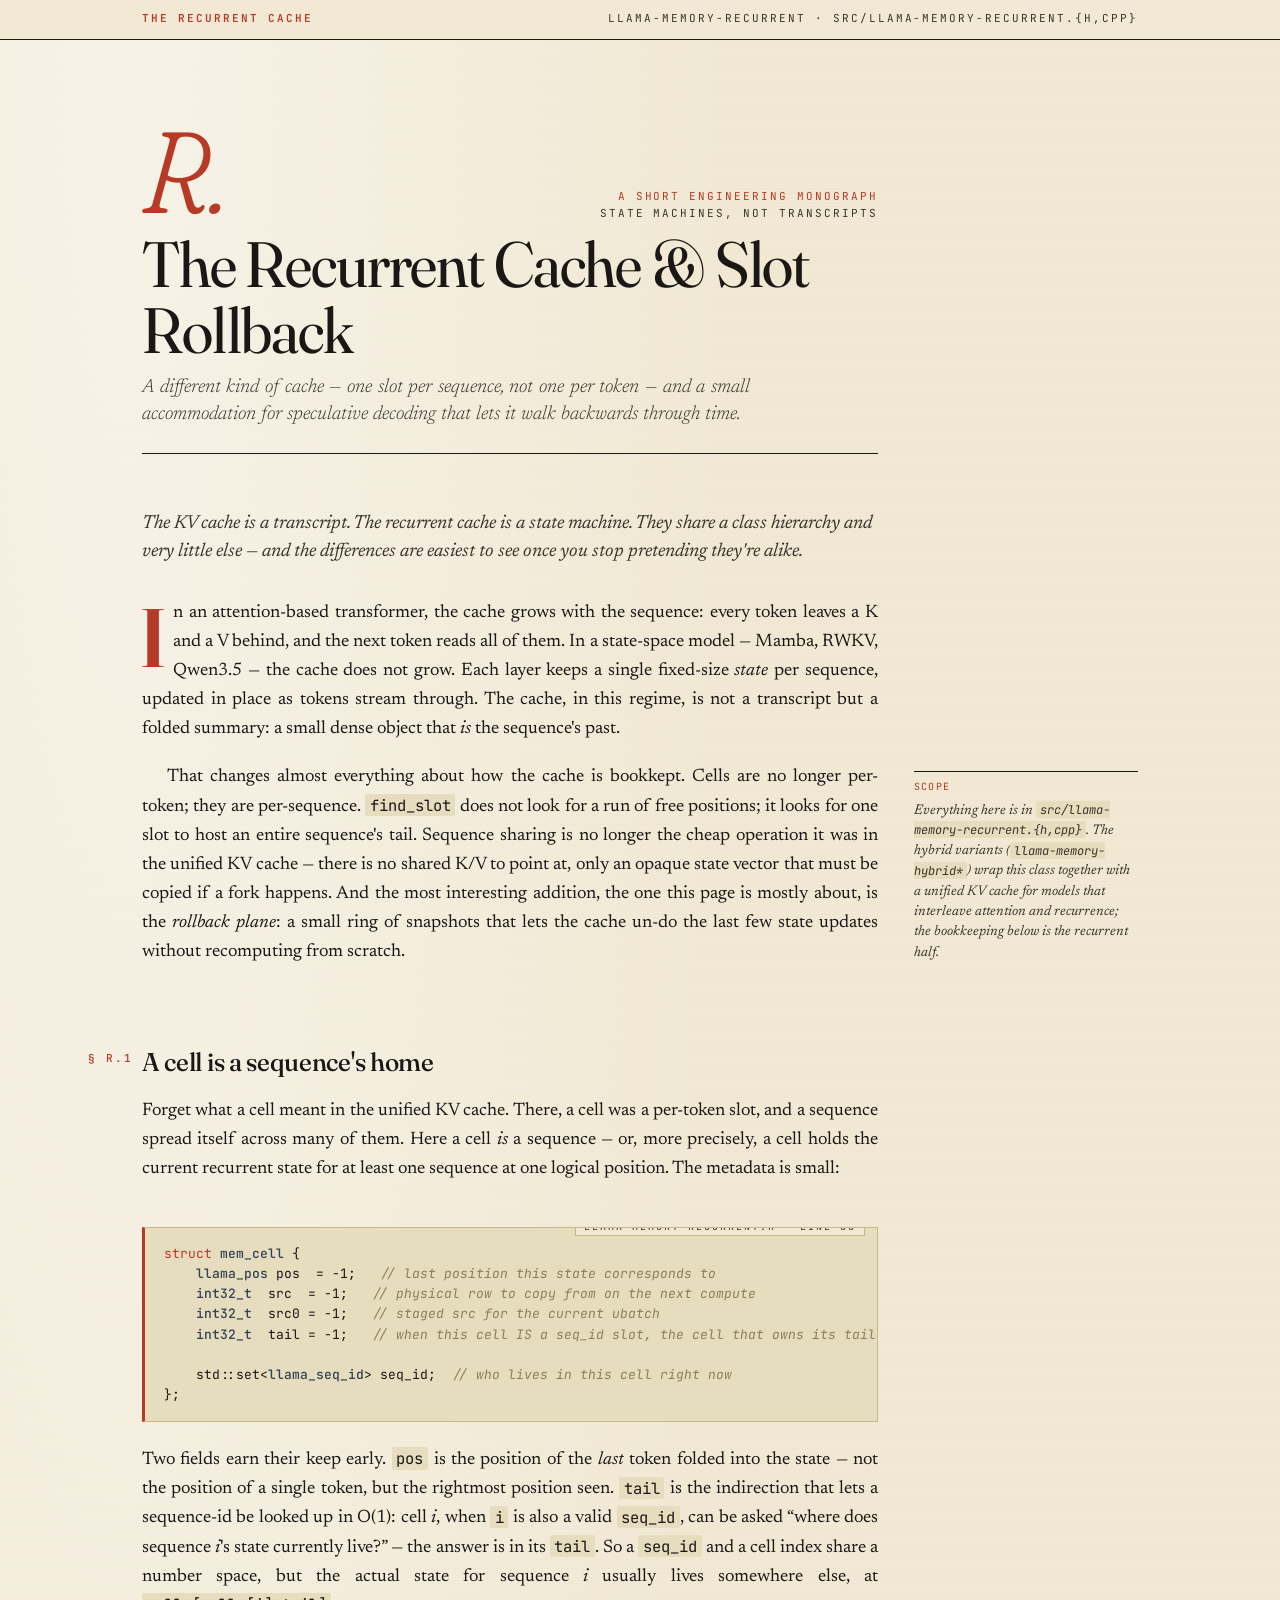
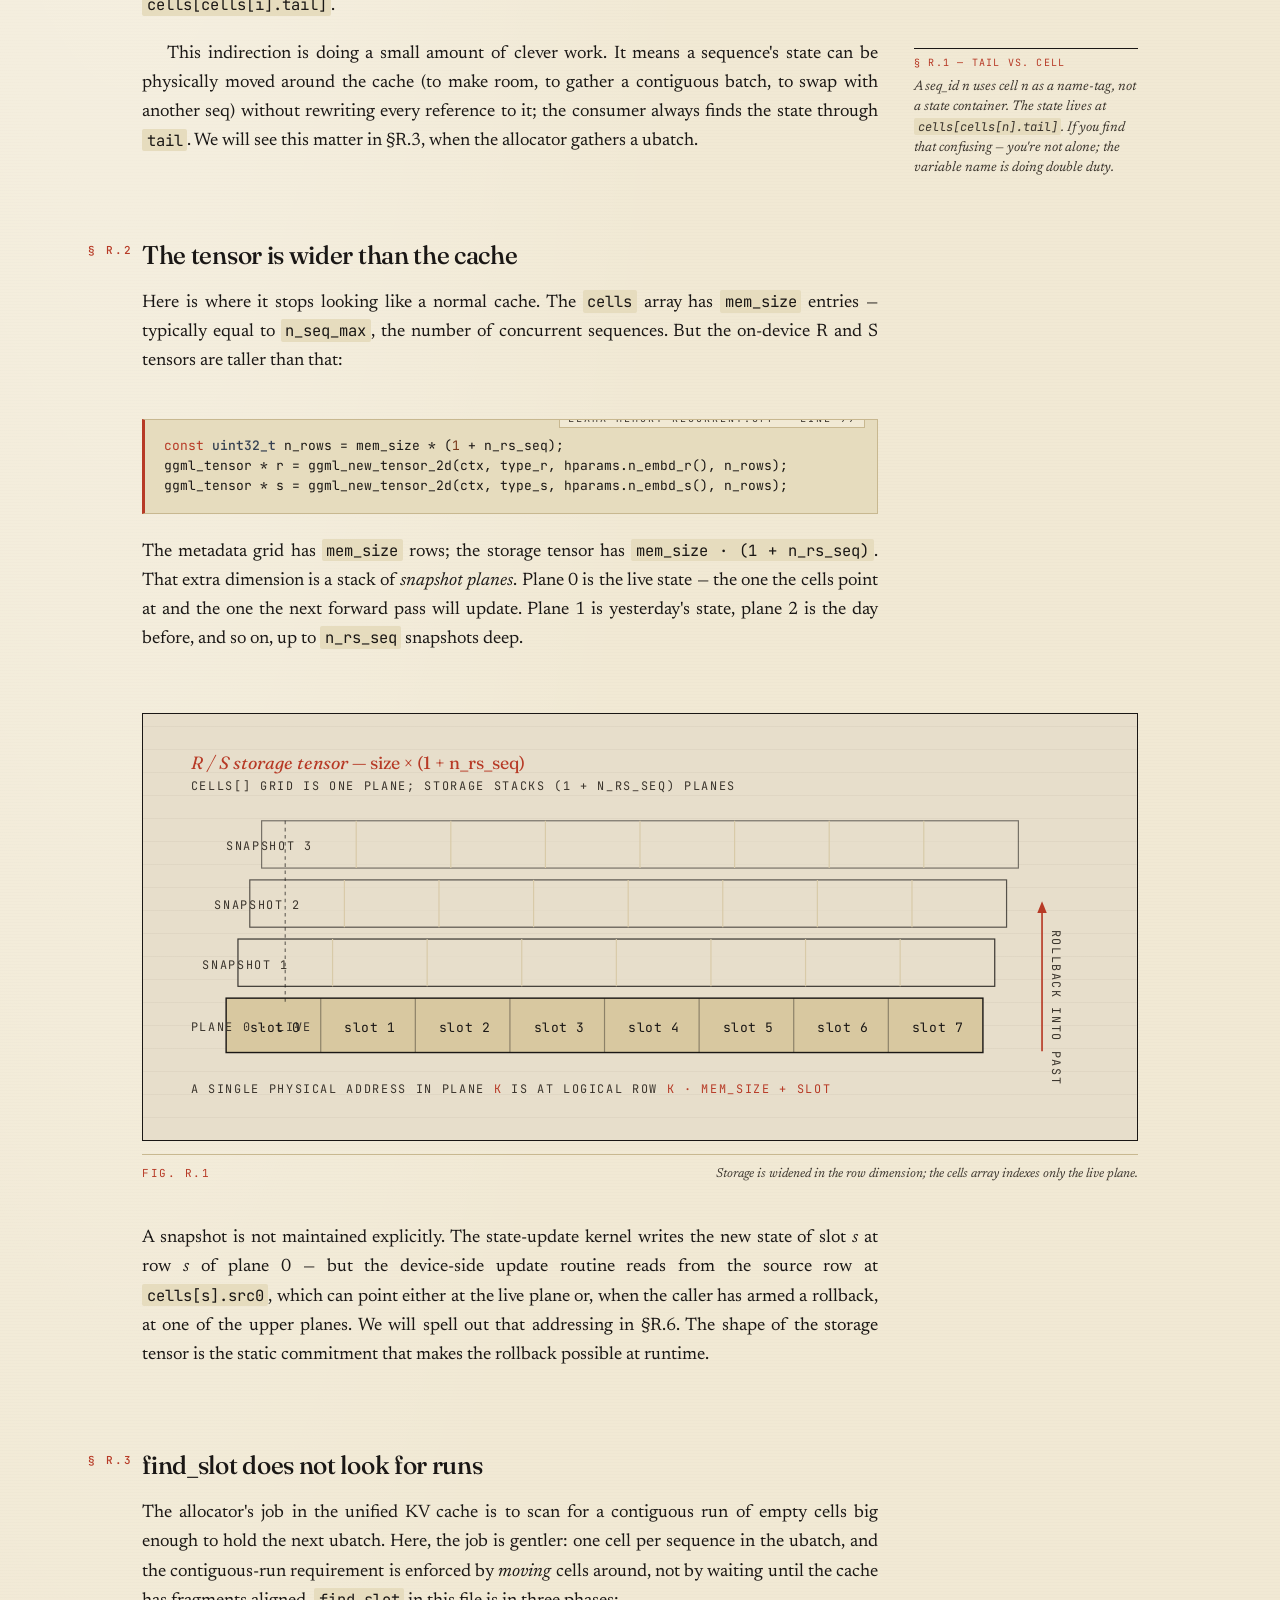
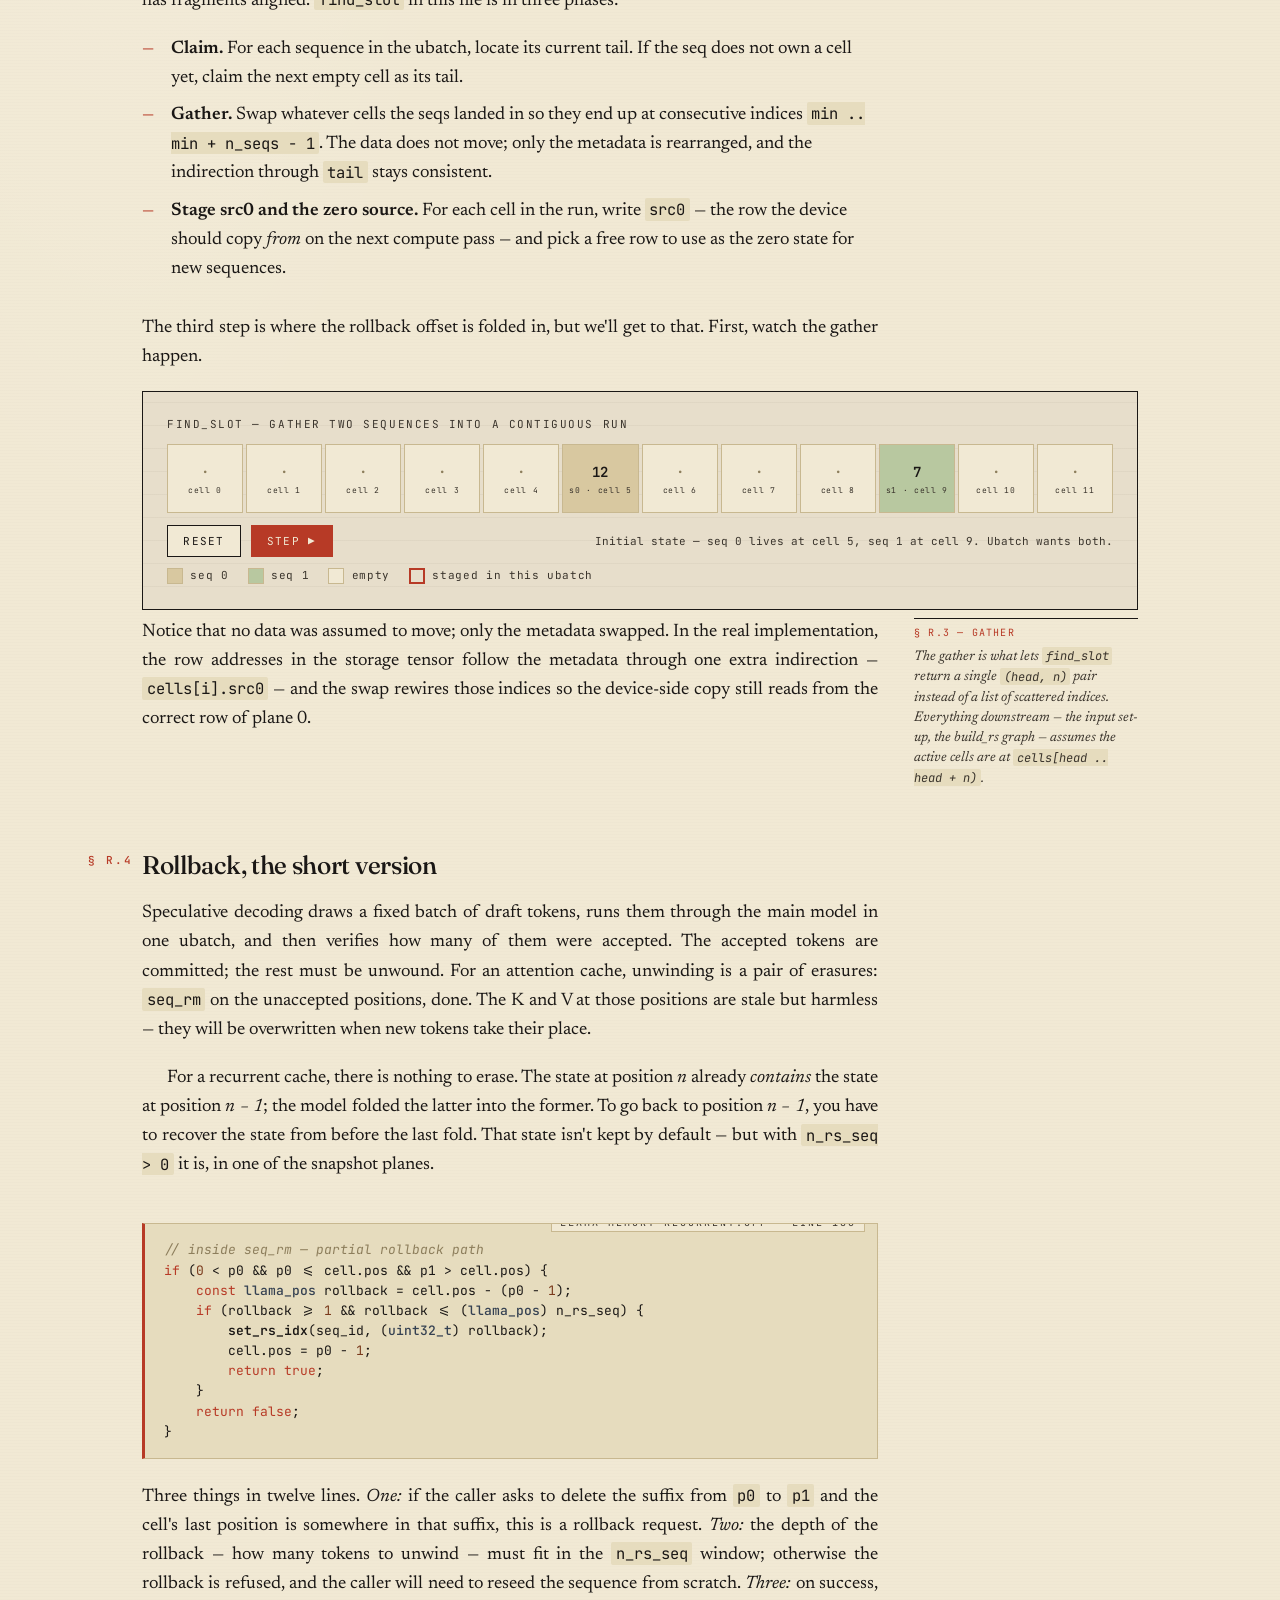
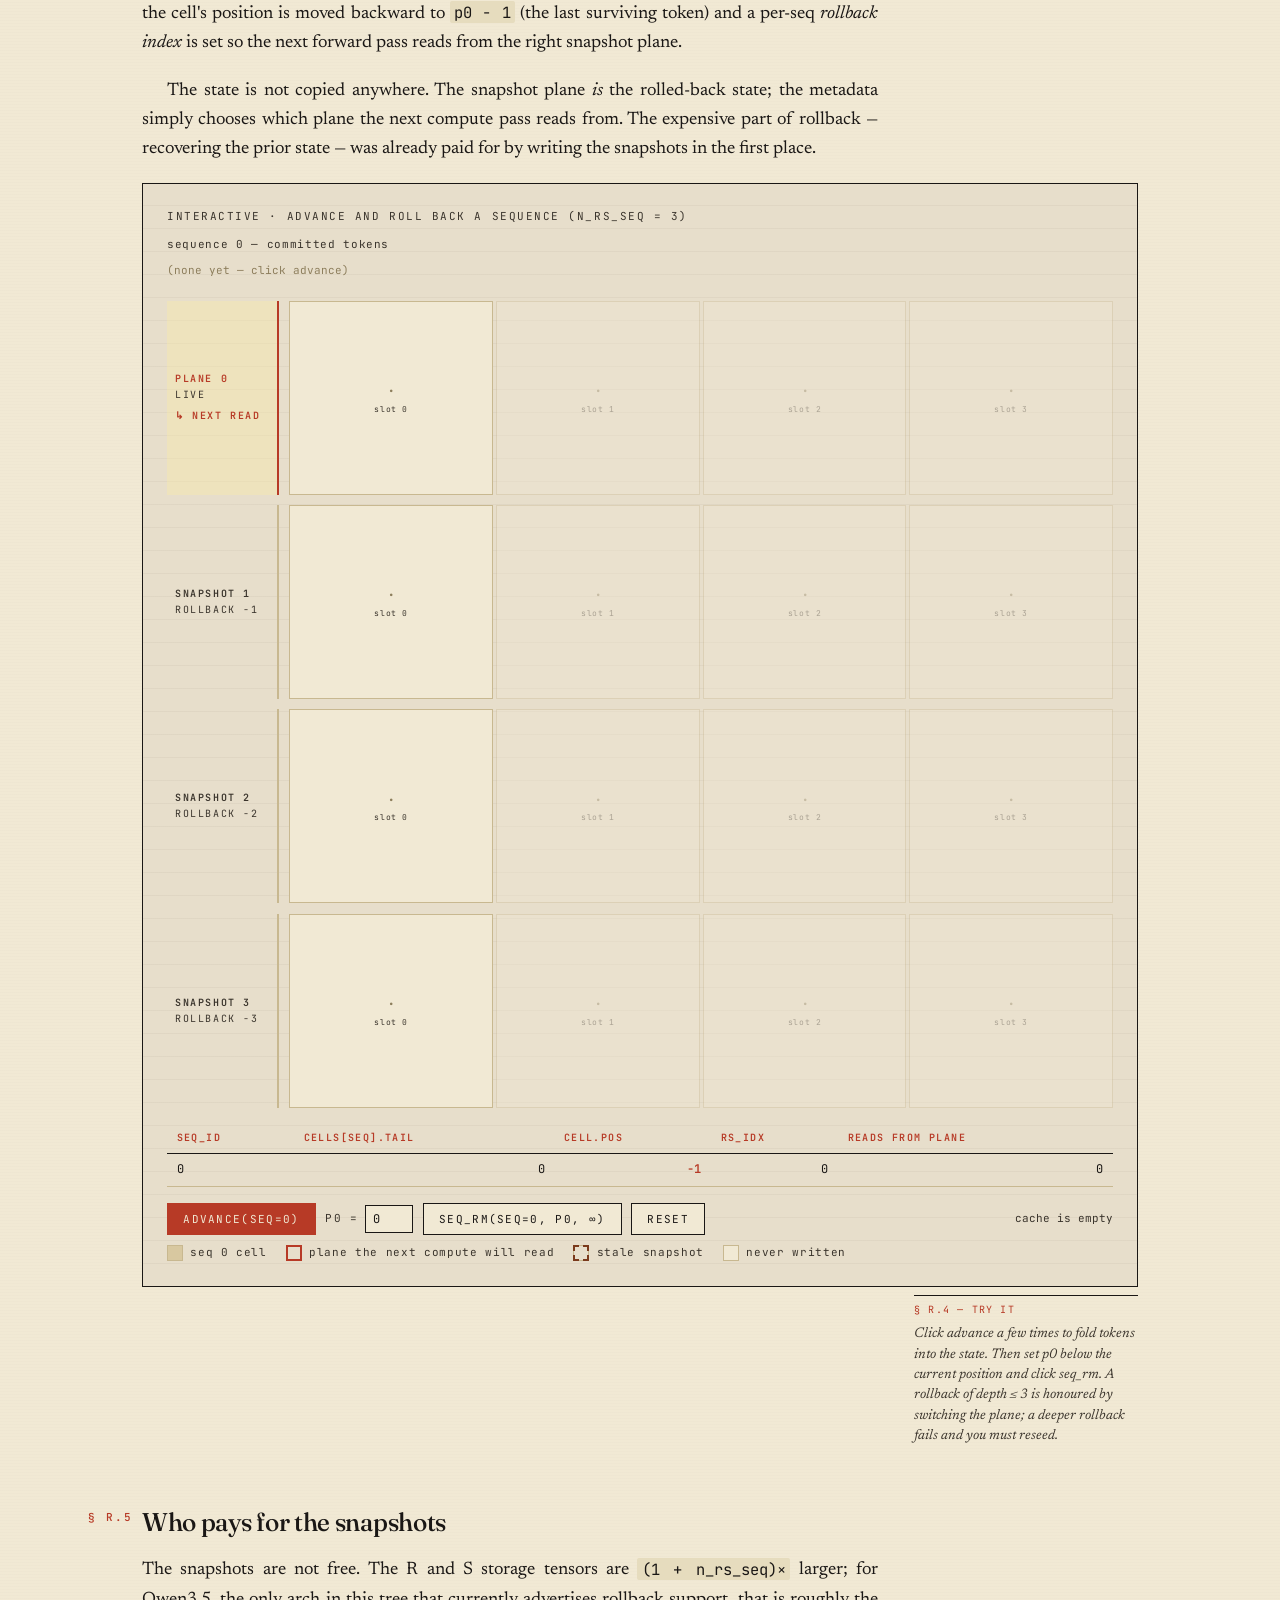
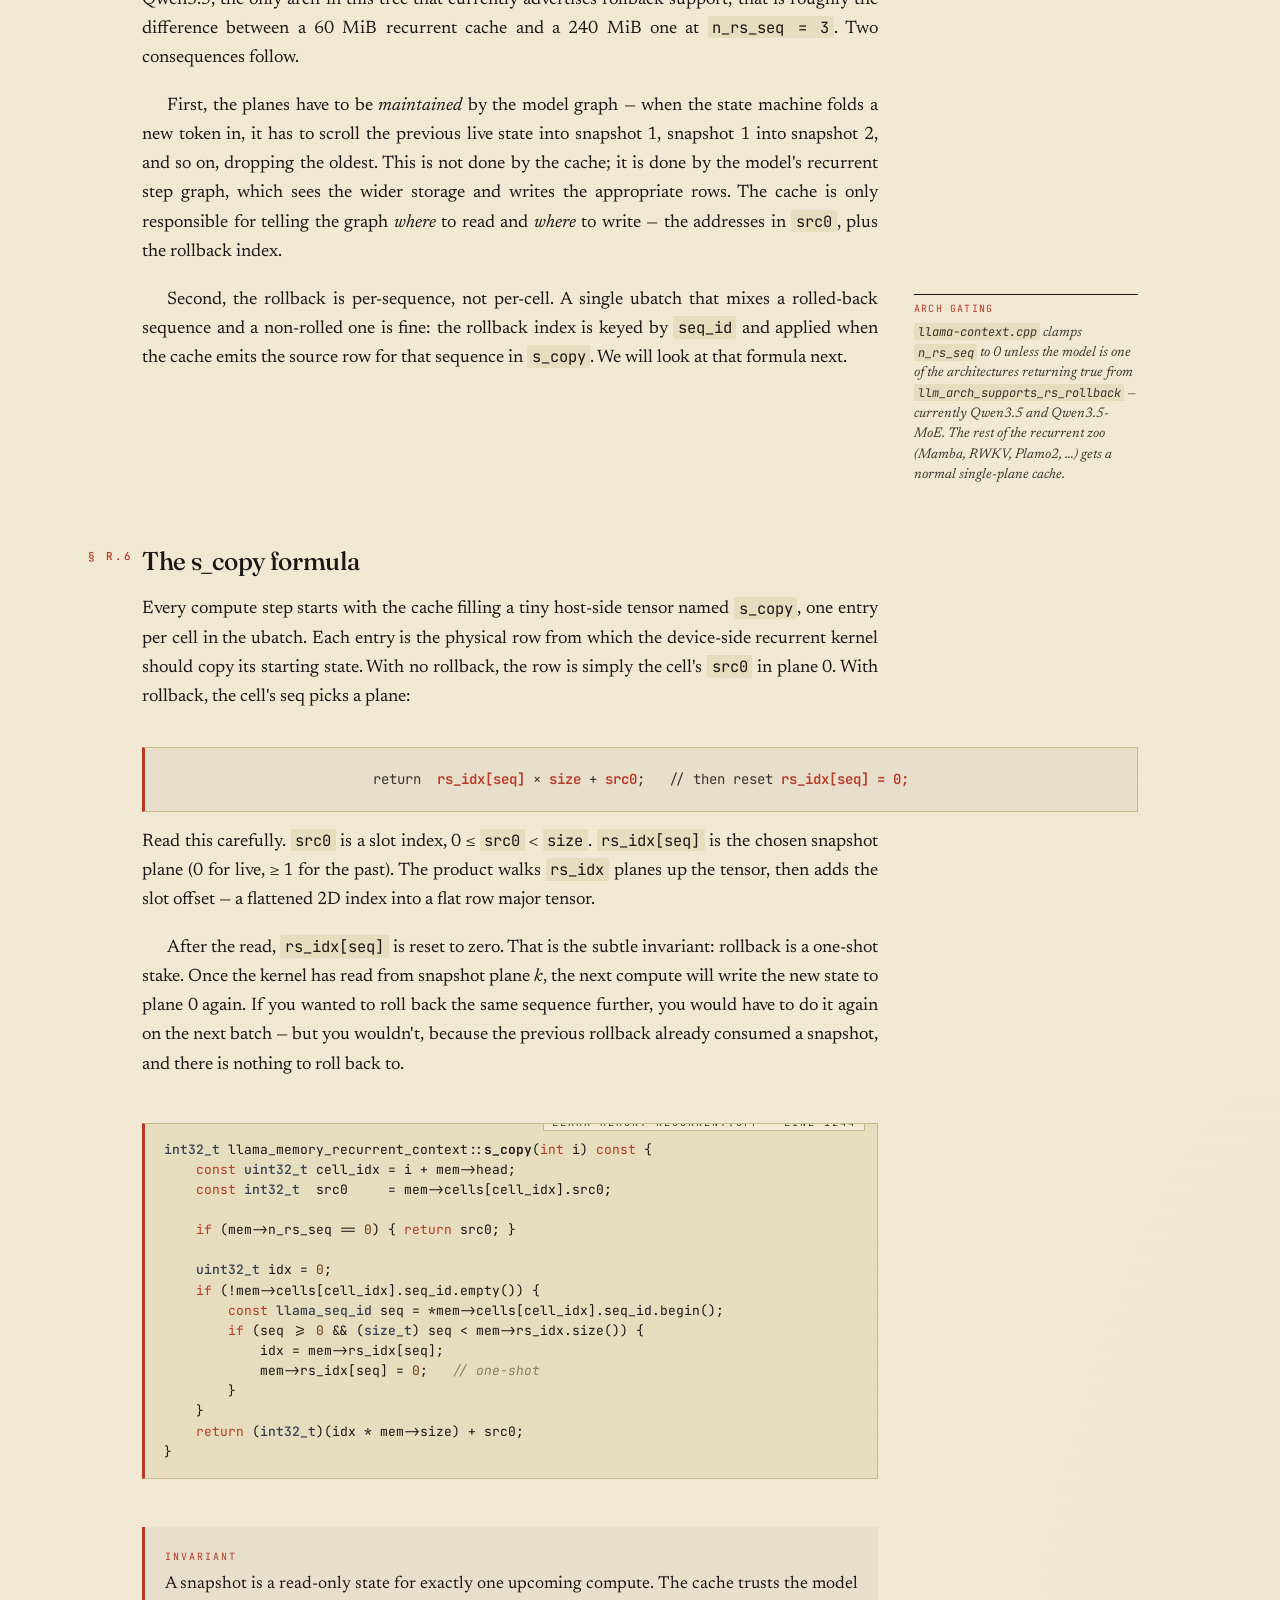
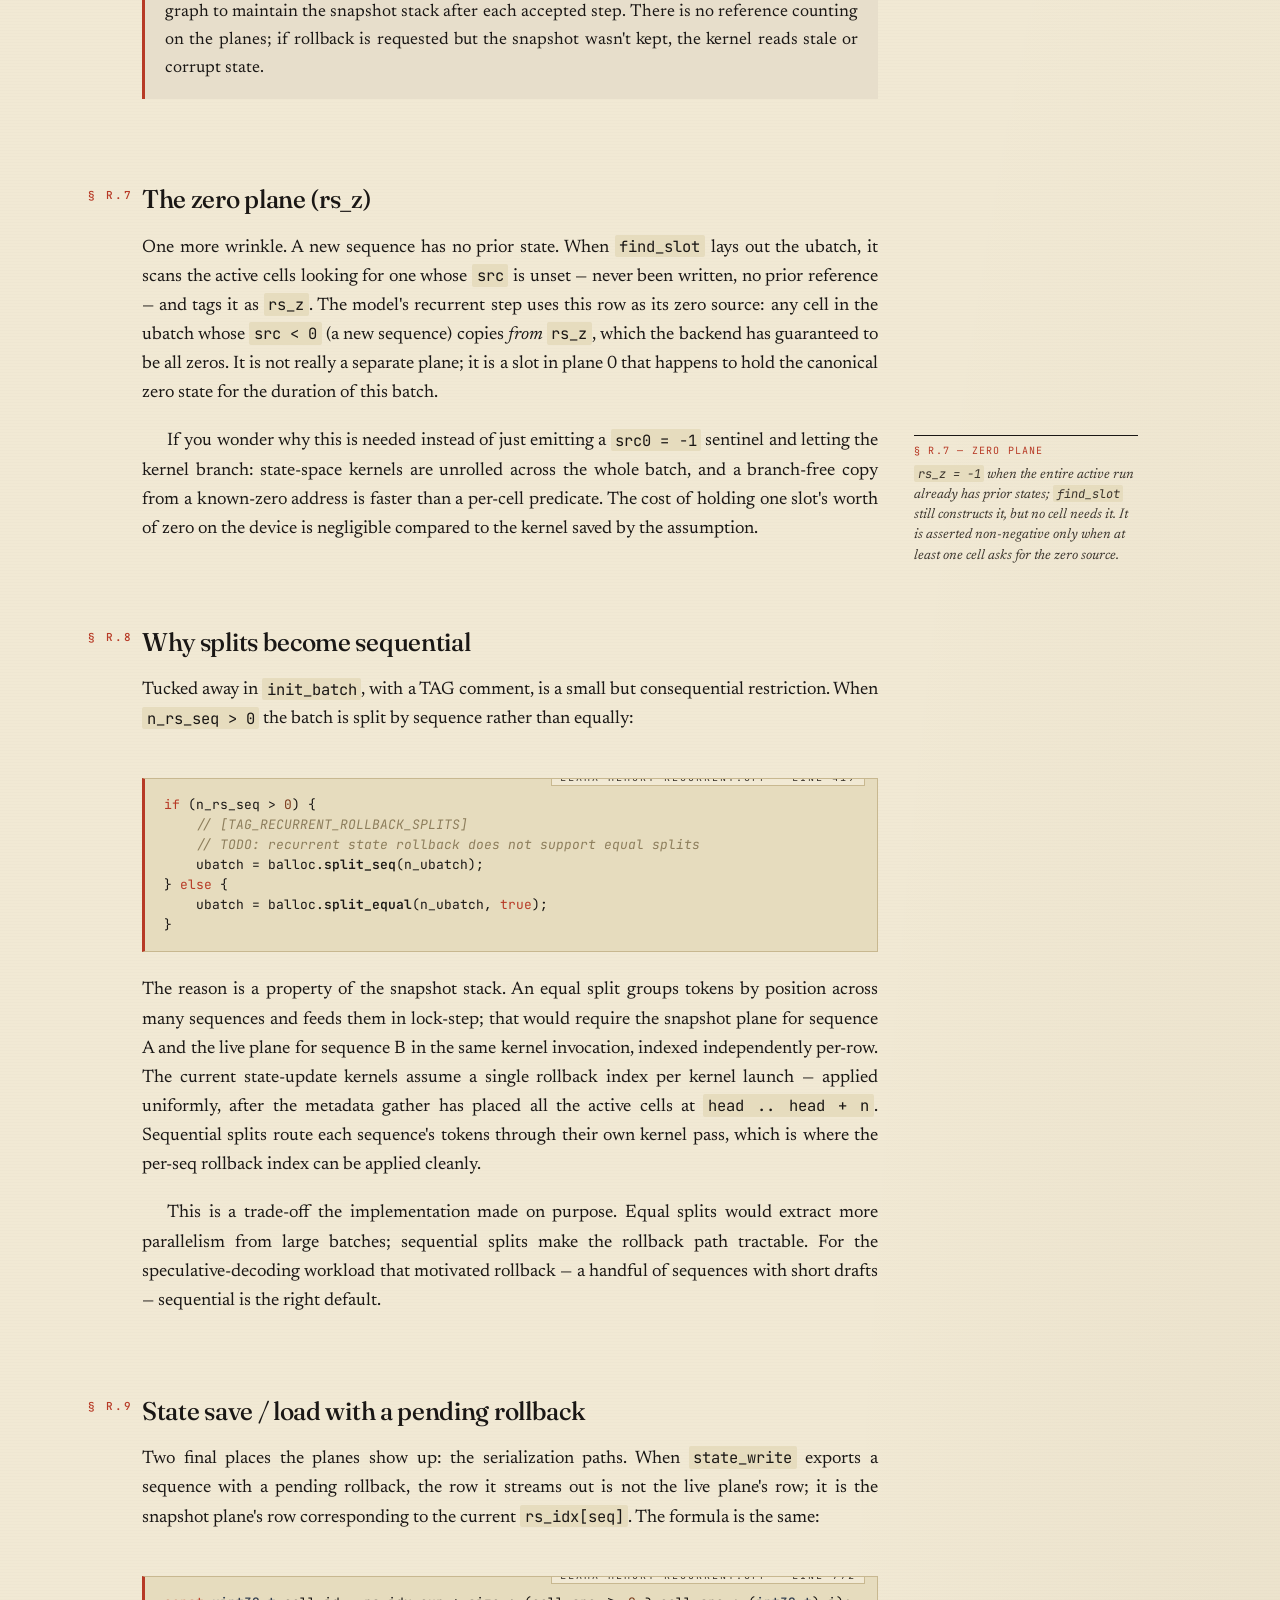
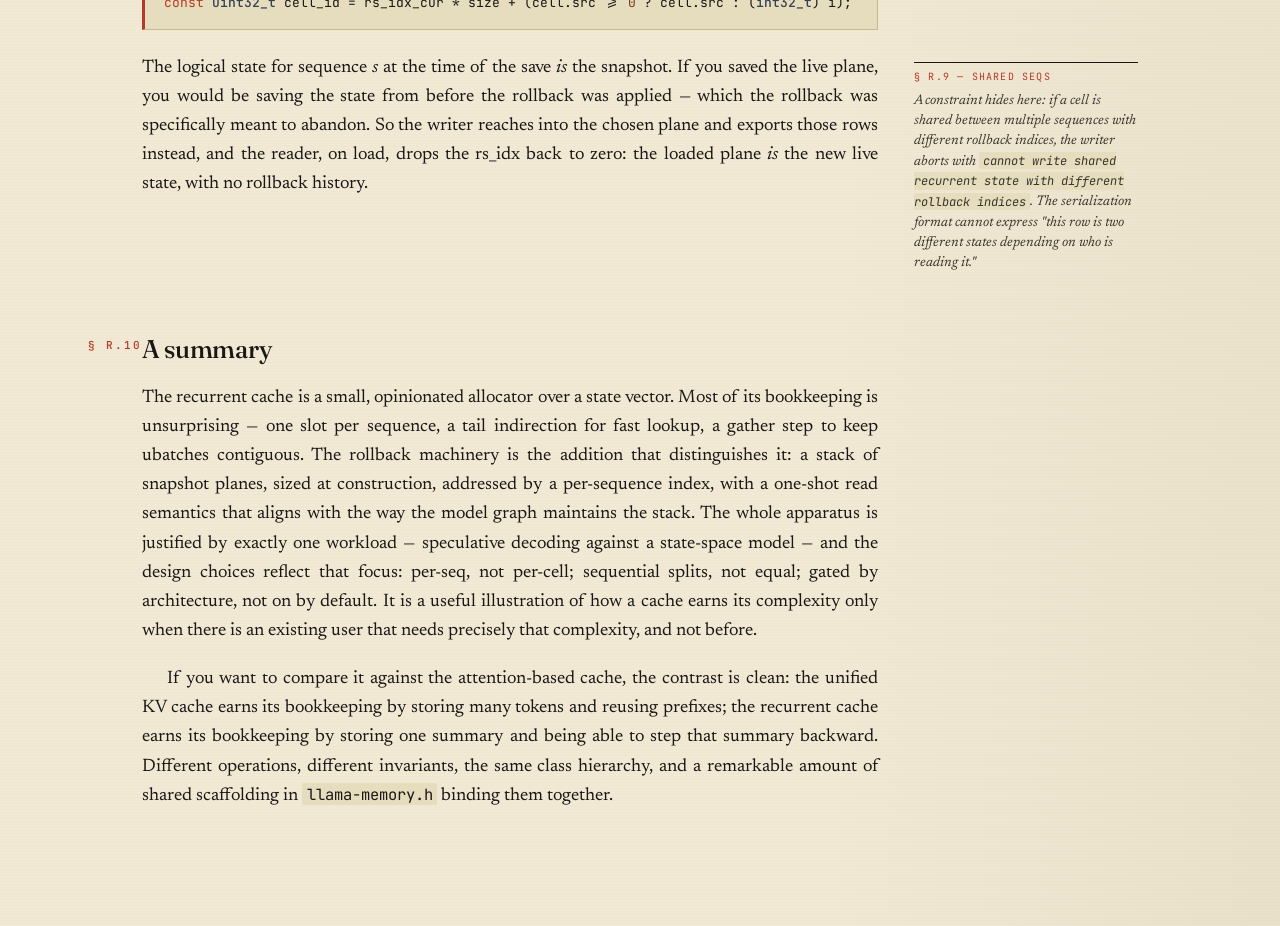
<file: recurrent-cache.html>
<!doctype html>
<html lang="en">
<head>
<meta charset="utf-8">
<meta name="viewport" content="width=device-width, initial-scale=1">
<title>The Recurrent Cache &amp; Slot Rollback — llama.cpp</title>
<link href="https://fonts.googleapis.com/css2?family=Fraunces:opsz,wght,SOFT@9..144,300..900,0..100&family=Newsreader:ital,opsz,wght@0,6..72,200..800;1,6..72,200..800&family=JetBrains+Mono:wght@300..700&display=swap" rel="stylesheet">
<style>
  :root {
    --paper:       #f1e9d4;
    --paper-2:     #e7decb;
    --paper-3:     #ddd2b8;
    --paper-4:     #d5c9a4;
    --ink:         #1a1715;
    --ink-soft:    #3a342c;
    --rule:        #c8b890;
    --rule-soft:   #d8caa8;
    --accent:      #b73a26;
    --accent-2:    #7a3a1c;
    --slate:       #354152;
    --mute:        #8d7e5c;
    --highlight:   #f7e9a8;
    --code-bg:     #e6dcbe;
    --code-border: #c8b890;
    --good:        #4a6b2e;
    --teal:        #2e6b6b;
    --indigo:      #3b4a7a;

    --display:  'Fraunces','EB Garamond',Georgia,serif;
    --body:     'Newsreader','EB Garamond',Georgia,serif;
    --mono:     'JetBrains Mono','IBM Plex Mono','Menlo',monospace;

    --main-col:   46rem;
    --margin-col: 14rem;
    --gutter:     2.25rem;
  }
  * { box-sizing: border-box; }
  html { scroll-behavior: smooth; }
  body {
    margin: 0;
    background: var(--paper);
    color: var(--ink);
    font-family: var(--body);
    font-size: 18px;
    line-height: 1.62;
    font-feature-settings: "kern","liga","onum";
    font-variation-settings: "opsz" 16;
    background-image:
      radial-gradient(ellipse 80% 60% at 10% 0%, rgba(255,255,255,.45) 0%, transparent 60%),
      radial-gradient(ellipse 60% 50% at 100% 100%, rgba(120,90,40,.06) 0%, transparent 60%),
      repeating-linear-gradient(0deg, transparent 0, transparent 2px, rgba(50,30,10,.012) 2px, rgba(50,30,10,.012) 3px);
  }

  .running-head {
    position: sticky; top: 0; z-index: 50;
    background: var(--paper);
    border-bottom: 1px solid var(--ink);
    font-family: var(--mono); font-size: 11px;
    letter-spacing: 0.18em; text-transform: uppercase;
  }
  .running-head .inner {
    max-width: calc(var(--main-col) + var(--margin-col) + var(--gutter) + 4rem);
    margin: 0 auto; padding: 0.65rem 2rem;
    display: flex; justify-content: space-between; align-items: baseline; gap: 1rem;
  }
  .running-head .title { color: var(--accent); font-weight: 600; }
  .running-head .folio { color: var(--ink-soft); }

  .page {
    max-width: calc(var(--main-col) + var(--margin-col) + var(--gutter) + 4rem);
    margin: 0 auto; padding: 4rem 2rem 6rem;
    display: grid;
    grid-template-columns: var(--main-col) var(--margin-col);
    column-gap: var(--gutter);
    align-items: start;
  }
  .page > * { grid-column: 1; }
  .page > aside.margin { grid-column: 2; }
  .page > .full { grid-column: 1 / -1; }

  .chapter-head {
    margin-top: 1rem; margin-bottom: 3.5rem;
    border-bottom: 1px solid var(--ink); padding-bottom: 1.5rem;
    display: grid; grid-template-columns: auto 1fr;
    column-gap: 2.25rem; align-items: end;
  }
  .chapter-number {
    font-family: var(--display); font-style: italic; font-weight: 300;
    font-size: clamp(4rem, 9vw, 7.5rem); line-height: 0.9;
    color: var(--accent);
    font-variation-settings: "opsz" 144, "SOFT" 100;
    letter-spacing: -0.02em;
  }
  .chapter-meta {
    text-align: right; font-family: var(--mono);
    font-size: 11px; letter-spacing: 0.18em; text-transform: uppercase;
    color: var(--ink-soft);
  }
  .chapter-meta .kicker { color: var(--accent); }

  .chapter-title {
    grid-column: 1/-1;
    font-family: var(--display); font-weight: 400;
    font-size: clamp(2.4rem, 5.5vw, 4rem); line-height: 1.02;
    letter-spacing: -0.018em; margin: 0.5rem 0 0;
    font-variation-settings: "opsz" 144, "SOFT" 30;
  }
  .chapter-subtitle {
    grid-column: 1/-1; font-family: var(--body); font-style: italic;
    font-weight: 300; color: var(--ink-soft);
    font-size: 1.2rem; line-height: 1.4; margin: 0.85rem 0 0; max-width: 38rem;
  }

  h2 {
    font-family: var(--display); font-weight: 500;
    font-size: 1.6rem; letter-spacing: -0.012em;
    margin: 3.5rem 0 0.8rem;
    font-variation-settings: "opsz" 60;
    position: relative;
  }
  h2::before {
    content: attr(data-section);
    position: absolute; left: -3.4rem; top: 0.45rem;
    font-family: var(--mono); font-size: 11px;
    letter-spacing: 0.18em; color: var(--accent); font-weight: 500;
  }
  h3 {
    font-family: var(--display); font-weight: 500; font-style: italic;
    font-size: 1.2rem; margin: 2.2rem 0 0.5rem;
    color: var(--ink); font-variation-settings: "opsz" 36, "SOFT" 60;
  }

  p { margin: 0 0 1.05em; hyphens: auto; text-align: justify; }
  p + p { text-indent: 1.4em; }
  p.lede {
    font-size: 1.18rem; line-height: 1.5;
    color: var(--ink-soft); font-style: italic;
    margin-bottom: 2rem; text-indent: 0; text-align: left;
  }
  p.lede + p { text-indent: 0; }

  p.dropcap::first-letter {
    font-family: var(--display); font-weight: 600;
    font-size: 4.6em; line-height: 0.82;
    float: left; margin: 0.06em 0.08em 0 -0.04em;
    color: var(--accent); font-variation-settings: "opsz" 144, "SOFT" 0;
  }
  strong { font-weight: 600; color: var(--ink); }
  em     { font-style: italic; }
  .term  { font-style: italic; color: var(--accent-2); }
  a { color: var(--accent); text-decoration: none; border-bottom: 1px solid var(--rule); }
  a:hover { border-bottom-color: var(--accent); }

  code {
    font-family: var(--mono); font-size: 0.86em;
    background: var(--code-bg); padding: 0.05em 0.3em; border-radius: 2px;
    font-feature-settings: "calt" 0;
  }
  pre {
    font-family: var(--mono); font-size: 13px; line-height: 1.55;
    background: var(--code-bg);
    border: 1px solid var(--code-border); border-left: 3px solid var(--accent);
    padding: 1rem 1.2rem; margin: 1.5rem 0;
    overflow-x: auto; white-space: pre; position: relative;
  }
  pre code { background: transparent; padding: 0; }
  pre .cmt { color: var(--mute); font-style: italic; }
  pre .kw  { color: var(--accent); }
  pre .typ { color: var(--slate); font-weight: 500; }
  pre .str { color: var(--good); }
  pre .num { color: var(--accent-2); }
  pre .fn  { color: var(--ink); font-weight: 600; }
  pre .lbl {
    position: absolute; top: -10px; right: 12px;
    background: var(--paper); padding: 0 0.5rem;
    font-size: 10px; letter-spacing: 0.2em; text-transform: uppercase;
    color: var(--ink-soft); border: 1px solid var(--code-border);
  }

  aside.margin {
    font-family: var(--body); font-size: 14px; line-height: 1.45;
    color: var(--ink-soft); font-style: italic;
    border-top: 1px solid var(--ink); padding-top: 0.45rem; margin-top: 0.5rem;
  }
  aside.margin .ref {
    display: block; font-family: var(--mono); font-style: normal;
    font-size: 10px; letter-spacing: 0.12em; text-transform: uppercase;
    color: var(--accent); margin-bottom: 0.4rem;
  }

  .callout {
    border-left: 3px solid var(--accent);
    background: var(--paper-2);
    padding: 1rem 1.25rem; margin: 1.5rem 0;
    font-size: 0.96em;
  }
  .callout .label {
    display: inline-block; font-family: var(--mono);
    font-size: 10px; letter-spacing: 0.2em; text-transform: uppercase;
    color: var(--accent); margin-bottom: 0.4rem;
  }
  .callout p:last-child { margin-bottom: 0; }

  figure { margin: 2.5rem 0; grid-column: 1 / -1; }
  figure svg { display: block; max-width: 100%; height: auto; }
  figcaption {
    font-family: var(--mono); font-size: 11px;
    letter-spacing: 0.14em; text-transform: uppercase; color: var(--ink-soft);
    margin-top: 0.8rem; padding-top: 0.5rem; border-top: 1px solid var(--rule);
    display: flex; justify-content: space-between; align-items: baseline; gap: 1rem;
  }
  figcaption .fig-num { color: var(--accent); flex-shrink: 0; }
  figcaption .fig-desc {
    text-transform: none; letter-spacing: 0; font-style: italic;
    font-family: var(--body); font-size: 13px; color: var(--ink-soft);
    text-align: right; flex: 1;
  }

  ul, ol { padding-left: 1.4em; margin: 0 0 1.2em; }
  li { margin-bottom: 0.45em; }
  ul.dashes { list-style: none; padding-left: 0; }
  ul.dashes li { position: relative; padding-left: 1.6em; }
  ul.dashes li::before {
    content: '—'; position: absolute; left: 0;
    color: var(--accent); font-weight: 500;
  }

  .diagram-frame {
    border: 1px solid var(--ink);
    background:
      repeating-linear-gradient(0deg, transparent 0, transparent 22px, rgba(40,30,10,.04) 22px, rgba(40,30,10,.04) 23px),
      var(--paper-2);
    padding: 1.5rem;
  }
  .dg-text       { font-family: var(--mono); font-size: 11px; fill: var(--ink); letter-spacing: 0.04em; }
  .dg-label      { font-family: var(--mono); font-size: 10px; fill: var(--ink-soft); text-transform: uppercase; letter-spacing: 0.14em; }
  .dg-title      { font-family: var(--display); font-style: italic; fill: var(--accent); font-size: 15px; }
  .dg-stroke     { stroke: var(--ink); fill: none; stroke-width: 1.2; }
  .dg-stroke-soft{ stroke: var(--rule-soft); fill: none; stroke-width: 1; }
  .dg-accent     { stroke: var(--accent); fill: none; stroke-width: 1.4; }
  .dg-fill       { fill: var(--paper); stroke: var(--ink); stroke-width: 1; }
  .dg-fill-soft  { fill: var(--paper-2); stroke: var(--ink); stroke-width: 1; }
  .dg-dashed     { stroke-dasharray: 3 3; }

  /* ====== interactive controls ====== */
  .controls {
    display: flex; gap: 0.6rem; align-items: center;
    margin-top: 0.75rem; flex-wrap: wrap;
  }
  .controls button {
    font-family: var(--mono); font-size: 11px;
    letter-spacing: 0.12em; text-transform: uppercase;
    background: var(--paper); border: 1px solid var(--ink); color: var(--ink);
    padding: 0.5rem 0.95rem; cursor: pointer; transition: all 120ms;
  }
  .controls button:hover { background: var(--ink); color: var(--paper); }
  .controls button.primary { background: var(--accent); color: var(--paper); border-color: var(--accent); }
  .controls button.primary:hover { background: var(--accent-2); border-color: var(--accent-2); }
  .controls button:disabled { opacity: 0.35; cursor: not-allowed; }
  .controls button:disabled:hover { background: var(--paper); color: var(--ink); }
  .controls .status {
    font-family: var(--mono); font-size: 11px;
    color: var(--ink-soft); margin-left: auto;
  }
  .controls .input-pair {
    display: inline-flex; align-items: center; gap: 0.4rem;
    font-family: var(--mono); font-size: 11px;
    text-transform: uppercase; letter-spacing: 0.12em;
    color: var(--ink-soft);
  }
  .controls input[type=number] {
    width: 3.5rem; font-family: var(--mono); font-size: 12px;
    border: 1px solid var(--ink); padding: 0.3rem 0.4rem;
    background: var(--paper); color: var(--ink);
  }
  .controls select {
    font-family: var(--mono); font-size: 11px;
    border: 1px solid var(--ink); padding: 0.4rem 0.5rem;
    background: var(--paper); color: var(--ink);
    text-transform: uppercase; letter-spacing: 0.1em;
  }

  /* ====== snapshot plane viewer ====== */
  .planes {
    display: grid; gap: 0.65rem;
    font-family: var(--mono);
  }
  .plane-row {
    display: grid;
    grid-template-columns: 7rem 1fr;
    align-items: stretch; gap: 0.65rem;
  }
  .plane-label {
    font-size: 10px; letter-spacing: 0.16em; text-transform: uppercase;
    color: var(--ink-soft); display: flex; flex-direction: column; justify-content: center;
    padding: 0.4rem 0.5rem; border-right: 2px solid var(--accent);
    background: rgba(247,233,168,.4);
  }
  .plane-label .ttl { color: var(--accent); font-weight: 600; }
  .plane-label.snapshot .ttl { color: var(--ink-soft); }
  .plane-label.snapshot { border-right-color: var(--rule); background: transparent; }
  .plane-label.snapshot.live { border-right-color: var(--accent); background: rgba(247,233,168,.4); }
  .plane-label.snapshot.live .ttl { color: var(--accent); }

  .plane-cells {
    display: grid; gap: 3px; grid-auto-flow: column; grid-auto-columns: 1fr;
  }
  .pcell {
    aspect-ratio: 1.05;
    background: var(--paper-3);
    border: 1px solid var(--rule);
    display: flex; flex-direction: column; align-items: center; justify-content: center;
    font-size: 11px; transition: all 200ms ease;
    position: relative;
  }
  .pcell .pos { font-size: 14px; color: var(--ink); font-weight: 600; }
  .pcell .lbl { font-size: 8px; letter-spacing: 0.08em; color: var(--ink-soft); }
  .pcell.empty { background: var(--paper); color: var(--mute); }
  .pcell.empty .pos { color: var(--mute); }
  .pcell.s0 { background: #d8c8a0; }
  .pcell.s1 { background: #b8c8a0; }
  .pcell.s2 { background: #b9c4d6; }
  .pcell.current { outline: 2px solid var(--accent); outline-offset: 2px; }
  .pcell.copy-src { outline: 2px dashed var(--accent-2); outline-offset: 2px; }
  .pcell.faded { opacity: 0.35; }

  /* ====== seq token strip ====== */
  .seq-strip {
    display: flex; flex-wrap: wrap; gap: 4px; margin: 0.5rem 0 0;
    font-family: var(--mono); font-size: 12px;
  }
  .tok {
    display: inline-flex; align-items: center; justify-content: center;
    width: 1.75rem; height: 1.75rem;
    background: var(--paper-2); border: 1px solid var(--rule);
    color: var(--ink);
  }
  .tok.active { background: var(--accent); color: var(--paper); border-color: var(--accent); }
  .tok.dropped { background: var(--paper); color: var(--mute); border-style: dashed; opacity: 0.55; }

  /* ====== legend ====== */
  .legend {
    display: flex; gap: 1.2rem; flex-wrap: wrap;
    font-family: var(--mono); font-size: 11px;
    color: var(--ink-soft); margin-top: 0.6rem;
    letter-spacing: 0.06em;
  }
  .legend .item { display: inline-flex; align-items: center; gap: 0.45rem; }
  .legend .sw {
    width: 16px; height: 16px; border: 1px solid var(--rule); display: inline-block;
  }

  /* ====== find_slot animation ====== */
  .findslot-strip {
    display: grid; gap: 3px; grid-auto-flow: column;
    grid-template-columns: repeat(12, 1fr); font-family: var(--mono); font-size: 11px;
  }
  .findslot-strip .pcell { aspect-ratio: 1.1; }

  /* ====== state table ====== */
  table.state {
    width: 100%; border-collapse: collapse; margin: 1rem 0;
    font-family: var(--mono); font-size: 12px;
  }
  table.state th, table.state td {
    padding: 0.4rem 0.6rem; text-align: left;
    border-bottom: 1px solid var(--rule);
  }
  table.state th {
    font-size: 10px; letter-spacing: 0.14em; text-transform: uppercase;
    color: var(--accent); font-weight: 600; border-bottom: 1px solid var(--ink);
  }
  table.state td.num { text-align: right; color: var(--ink); }
  table.state tr.dim td { color: var(--mute); }
  table.state td.live { color: var(--accent); font-weight: 600; }

  .formula {
    font-family: var(--mono); font-size: 14px;
    text-align: center; padding: 1.25rem 1rem;
    background: var(--paper-2); border: 1px solid var(--rule);
    border-left: 3px solid var(--accent);
    margin: 1rem 0;
  }
  .formula .var { color: var(--accent); font-weight: 600; }
  .formula .op  { color: var(--ink-soft); }

  @keyframes fadeUp { from{opacity:0;transform:translateY(8px);} to{opacity:1;transform:translateY(0);} }
  .fade-up { animation: fadeUp 600ms cubic-bezier(.22,1,.36,1) both; }
  .fade-up.d1{animation-delay:80ms;} .fade-up.d2{animation-delay:160ms;}
  .fade-up.d3{animation-delay:240ms;} .fade-up.d4{animation-delay:320ms;}

  @media (max-width: 960px) {
    :root { --main-col: 1fr; --margin-col: 0; --gutter: 0; }
    .page { grid-template-columns: 1fr; padding: 2rem 1.25rem 4rem; }
    .page > aside.margin {
      grid-column: 1; border-top: none;
      border-left: 3px solid var(--accent);
      padding: 0.6rem 0.9rem; margin: 1.5rem 0;
      background: var(--paper-2);
    }
    h2::before { position: static; display: block; margin-bottom: 0.3rem; }
    .chapter-head { grid-template-columns: 1fr; }
    .chapter-meta { text-align: left; }
    .plane-row { grid-template-columns: 5rem 1fr; }
    body { font-size: 16px; }
  }
</style>
</head>
<body>

<div class="running-head">
  <div class="inner">
    <span class="title">The Recurrent Cache</span>
    <span class="folio">llama-memory-recurrent · src/llama-memory-recurrent.{h,cpp}</span>
  </div>
</div>

<article class="page">

  <header class="chapter-head fade-up">
    <div class="chapter-number">R.</div>
    <div class="chapter-meta">
      <div class="kicker">A short engineering monograph</div>
      <div>State machines, not transcripts</div>
    </div>
    <h1 class="chapter-title">The Recurrent Cache &amp; Slot Rollback</h1>
    <p class="chapter-subtitle">A different kind of cache — one slot per sequence, not one per token — and a small accommodation for speculative decoding that lets it walk backwards through time.</p>
  </header>

  <p class="lede fade-up d1">
    The KV cache is a transcript. The recurrent cache is a state machine. They share a class hierarchy
    and very little else — and the differences are easiest to see once you stop pretending they're alike.
  </p>

  <p class="dropcap">In an attention-based transformer, the cache grows with the sequence: every token leaves a K and a V behind, and the next token reads all of them. In a state-space model — Mamba, RWKV, Qwen3.5 — the cache does not grow. Each layer keeps a single fixed-size <em>state</em> per sequence, updated in place as tokens stream through. The cache, in this regime, is not a transcript but a folded summary: a small dense object that <em>is</em> the sequence's past.</p>

  <p>That changes almost everything about how the cache is bookkept. Cells are no longer per-token; they are per-sequence. <code>find_slot</code> does not look for a run of free positions; it looks for one slot to host an entire sequence's tail. Sequence sharing is no longer the cheap operation it was in the unified KV cache — there is no shared K/V to point at, only an opaque state vector that must be copied if a fork happens. And the most interesting addition, the one this page is mostly about, is the <em>rollback plane</em>: a small ring of snapshots that lets the cache un-do the last few state updates without recomputing from scratch.</p>

  <aside class="margin">
    <span class="ref">scope</span>
    Everything here is in <code>src/llama-memory-recurrent.{h,cpp}</code>. The hybrid variants (<code>llama-memory-hybrid*</code>) wrap this class together with a unified KV cache for models that interleave attention and recurrence; the bookkeeping below is the recurrent half.
  </aside>

  <!-- ============================================================ -->
  <h2 data-section="§ R.1">A cell is a sequence's home</h2>

  <p>Forget what a cell meant in the unified KV cache. There, a cell was a per-token slot, and a sequence spread itself across many of them. Here a cell <em>is</em> a sequence — or, more precisely, a cell holds the current recurrent state for at least one sequence at one logical position. The metadata is small:</p>

  <pre><span class="lbl">llama-memory-recurrent.h — line 88</span><span class="kw">struct</span> <span class="typ">mem_cell</span> {
    <span class="typ">llama_pos</span> pos  = -1;   <span class="cmt">// last position this state corresponds to</span>
    <span class="typ">int32_t</span>  src  = -1;   <span class="cmt">// physical row to copy from on the next compute</span>
    <span class="typ">int32_t</span>  src0 = -1;   <span class="cmt">// staged src for the current ubatch</span>
    <span class="typ">int32_t</span>  tail = -1;   <span class="cmt">// when this cell IS a seq_id slot, the cell that owns its tail</span>

    std::set&lt;<span class="typ">llama_seq_id</span>&gt; seq_id;  <span class="cmt">// who lives in this cell right now</span>
};</pre>

  <p>Two fields earn their keep early. <code>pos</code> is the position of the <em>last</em> token folded into the state — not the position of a single token, but the rightmost position seen. <code>tail</code> is the indirection that lets a sequence-id be looked up in O(1): cell <em>i</em>, when <code>i</code> is also a valid <code>seq_id</code>, can be asked &ldquo;where does sequence <em>i</em>'s state currently live?&rdquo; — the answer is in its <code>tail</code>. So a <code>seq_id</code> and a cell index share a number space, but the actual state for sequence <em>i</em> usually lives somewhere else, at <code>cells[cells[i].tail]</code>.</p>

  <p>This indirection is doing a small amount of clever work. It means a sequence's state can be physically moved around the cache (to make room, to gather a contiguous batch, to swap with another seq) without rewriting every reference to it; the consumer always finds the state through <code>tail</code>. We will see this matter in §R.3, when the allocator gathers a ubatch.</p>

  <aside class="margin">
    <span class="ref">§ R.1 — tail vs. cell</span>
    A seq_id <em>n</em> uses cell <em>n</em> as a name-tag, not a state container. The state lives at <code>cells[cells[n].tail]</code>. If you find that confusing — you're not alone; the variable name is doing double duty.
  </aside>

  <!-- ============================================================ -->
  <h2 data-section="§ R.2">The tensor is wider than the cache</h2>

  <p>Here is where it stops looking like a normal cache. The <code>cells</code> array has <code>mem_size</code> entries — typically equal to <code>n_seq_max</code>, the number of concurrent sequences. But the on-device R and S tensors are taller than that:</p>

  <pre><span class="lbl">llama-memory-recurrent.cpp — line 99</span><span class="kw">const</span> <span class="typ">uint32_t</span> n_rows = mem_size <span class="op">*</span> (<span class="num">1</span> <span class="op">+</span> n_rs_seq);
ggml_tensor <span class="op">*</span> r = ggml_new_tensor_2d(ctx, type_r, hparams.n_embd_r(), n_rows);
ggml_tensor <span class="op">*</span> s = ggml_new_tensor_2d(ctx, type_s, hparams.n_embd_s(), n_rows);</pre>

  <p>The metadata grid has <code>mem_size</code> rows; the storage tensor has <code>mem_size · (1 + n_rs_seq)</code>. That extra dimension is a stack of <em>snapshot planes</em>. Plane 0 is the live state — the one the cells point at and the one the next forward pass will update. Plane 1 is yesterday's state, plane 2 is the day before, and so on, up to <code>n_rs_seq</code> snapshots deep.</p>

  <figure class="full">
    <div class="diagram-frame">
      <svg viewBox="0 0 800 320" xmlns="http://www.w3.org/2000/svg">
        <text class="dg-title" x="20" y="26">R / S storage tensor — <tspan font-style="normal">size × (1 + n_rs_seq)</tspan></text>
        <text class="dg-label" x="20" y="44">cells[] grid is one plane; storage stacks (1 + n_rs_seq) planes</text>

        <!-- planes -->
        <g transform="translate(40, 70)">
          <!-- plane 3 (oldest) -->
          <g transform="translate(40, 0)">
            <rect x="0" y="0" width="640" height="40" class="dg-fill-soft" opacity="0.55"/>
            <line x1="80"  y1="0" x2="80"  y2="40" class="dg-stroke-soft"/>
            <line x1="160" y1="0" x2="160" y2="40" class="dg-stroke-soft"/>
            <line x1="240" y1="0" x2="240" y2="40" class="dg-stroke-soft"/>
            <line x1="320" y1="0" x2="320" y2="40" class="dg-stroke-soft"/>
            <line x1="400" y1="0" x2="400" y2="40" class="dg-stroke-soft"/>
            <line x1="480" y1="0" x2="480" y2="40" class="dg-stroke-soft"/>
            <line x1="560" y1="0" x2="560" y2="40" class="dg-stroke-soft"/>
            <text class="dg-label" x="-30" y="25">snapshot 3</text>
          </g>
          <!-- plane 2 -->
          <g transform="translate(30, 50)">
            <rect x="0" y="0" width="640" height="40" class="dg-fill-soft" opacity="0.7"/>
            <line x1="80"  y1="0" x2="80"  y2="40" class="dg-stroke-soft"/>
            <line x1="160" y1="0" x2="160" y2="40" class="dg-stroke-soft"/>
            <line x1="240" y1="0" x2="240" y2="40" class="dg-stroke-soft"/>
            <line x1="320" y1="0" x2="320" y2="40" class="dg-stroke-soft"/>
            <line x1="400" y1="0" x2="400" y2="40" class="dg-stroke-soft"/>
            <line x1="480" y1="0" x2="480" y2="40" class="dg-stroke-soft"/>
            <line x1="560" y1="0" x2="560" y2="40" class="dg-stroke-soft"/>
            <text class="dg-label" x="-30" y="25">snapshot 2</text>
          </g>
          <!-- plane 1 -->
          <g transform="translate(20, 100)">
            <rect x="0" y="0" width="640" height="40" class="dg-fill-soft" opacity="0.85"/>
            <line x1="80"  y1="0" x2="80"  y2="40" class="dg-stroke-soft"/>
            <line x1="160" y1="0" x2="160" y2="40" class="dg-stroke-soft"/>
            <line x1="240" y1="0" x2="240" y2="40" class="dg-stroke-soft"/>
            <line x1="320" y1="0" x2="320" y2="40" class="dg-stroke-soft"/>
            <line x1="400" y1="0" x2="400" y2="40" class="dg-stroke-soft"/>
            <line x1="480" y1="0" x2="480" y2="40" class="dg-stroke-soft"/>
            <line x1="560" y1="0" x2="560" y2="40" class="dg-stroke-soft"/>
            <text class="dg-label" x="-30" y="25">snapshot 1</text>
          </g>
          <!-- plane 0 (live) -->
          <g transform="translate(10, 150)">
            <rect x="0" y="0" width="640" height="46" fill="#d8c8a0" stroke="#1a1715" stroke-width="1.2"/>
            <line x1="80"  y1="0" x2="80"  y2="46" stroke="#1a1715" stroke-opacity="0.4"/>
            <line x1="160" y1="0" x2="160" y2="46" stroke="#1a1715" stroke-opacity="0.4"/>
            <line x1="240" y1="0" x2="240" y2="46" stroke="#1a1715" stroke-opacity="0.4"/>
            <line x1="320" y1="0" x2="320" y2="46" stroke="#1a1715" stroke-opacity="0.4"/>
            <line x1="400" y1="0" x2="400" y2="46" stroke="#1a1715" stroke-opacity="0.4"/>
            <line x1="480" y1="0" x2="480" y2="46" stroke="#1a1715" stroke-opacity="0.4"/>
            <line x1="560" y1="0" x2="560" y2="46" stroke="#1a1715" stroke-opacity="0.4"/>
            <text class="dg-label" x="-30" y="28" fill="#b73a26">plane 0 · live</text>
            <text class="dg-text" x="20"  y="29">slot 0</text>
            <text class="dg-text" x="100" y="29">slot 1</text>
            <text class="dg-text" x="180" y="29">slot 2</text>
            <text class="dg-text" x="260" y="29">slot 3</text>
            <text class="dg-text" x="340" y="29">slot 4</text>
            <text class="dg-text" x="420" y="29">slot 5</text>
            <text class="dg-text" x="500" y="29">slot 6</text>
            <text class="dg-text" x="580" y="29">slot 7</text>
          </g>
          <!-- arrow back -->
          <g transform="translate(700, 80)">
            <line x1="0" y1="115" x2="0" y2="-5" class="dg-accent"/>
            <polygon points="0,-12 -4,-2 4,-2" fill="#b73a26"/>
            <text class="dg-label" x="-40" y="60" fill="#b73a26" transform="rotate(90, 8, 60)">rollback into past</text>
          </g>
          <!-- one shared seq's lineage -->
          <line x1="60"  y1="0"   x2="60"  y2="155" class="dg-stroke dg-dashed" opacity="0.5"/>
        </g>
        <text class="dg-label" x="20" y="300">a single physical address in plane <tspan fill="#b73a26">k</tspan> is at logical row <tspan fill="#b73a26">k · mem_size + slot</tspan></text>
      </svg>
    </div>
    <figcaption>
      <span class="fig-num">Fig. R.1</span>
      <span class="fig-desc">Storage is widened in the row dimension; the cells array indexes only the live plane.</span>
    </figcaption>
  </figure>

  <p>A snapshot is not maintained explicitly. The state-update kernel writes the new state of slot <em>s</em> at row <em>s</em> of plane 0 — but the device-side update routine reads from the source row at <code>cells[s].src0</code>, which can point either at the live plane or, when the caller has armed a rollback, at one of the upper planes. We will spell out that addressing in §R.6. The shape of the storage tensor is the static commitment that makes the rollback possible at runtime.</p>

  <!-- ============================================================ -->
  <h2 data-section="§ R.3">find_slot does not look for runs</h2>

  <p>The allocator's job in the unified KV cache is to scan for a contiguous run of empty cells big enough to hold the next ubatch. Here, the job is gentler: one cell per sequence in the ubatch, and the contiguous-run requirement is enforced by <em>moving</em> cells around, not by waiting until the cache has fragments aligned. <code>find_slot</code> in this file is in three phases:</p>

  <ul class="dashes">
    <li><strong>Claim.</strong> For each sequence in the ubatch, locate its current tail. If the seq does not own a cell yet, claim the next empty cell as its tail.</li>
    <li><strong>Gather.</strong> Swap whatever cells the seqs landed in so they end up at consecutive indices <code>min .. min + n_seqs − 1</code>. The data does not move; only the metadata is rearranged, and the indirection through <code>tail</code> stays consistent.</li>
    <li><strong>Stage src0 and the zero source.</strong> For each cell in the run, write <code>src0</code> — the row the device should copy <em>from</em> on the next compute pass — and pick a free row to use as the zero state for new sequences.</li>
  </ul>

  <p>The third step is where the rollback offset is folded in, but we'll get to that. First, watch the gather happen.</p>

  <div class="full">
    <div class="diagram-frame">
      <div style="font-family:var(--mono); font-size:11px; letter-spacing:.14em; text-transform:uppercase; color:var(--ink-soft); margin-bottom:.65rem;">
        find_slot &mdash; gather two sequences into a contiguous run
      </div>
      <div class="findslot-strip" id="fs-strip"></div>
      <div class="controls">
        <button id="fs-reset">Reset</button>
        <button id="fs-step" class="primary">Step ▶</button>
        <div class="status" id="fs-status">Click <em>Step</em> to advance.</div>
      </div>
      <div class="legend">
        <span class="item"><span class="sw" style="background:#d8c8a0"></span> seq 0</span>
        <span class="item"><span class="sw" style="background:#b8c8a0"></span> seq 1</span>
        <span class="item"><span class="sw" style="background:var(--paper)"></span> empty</span>
        <span class="item"><span class="sw" style="background:transparent;outline:2px solid var(--accent);outline-offset:-2px"></span> staged in this ubatch</span>
      </div>
    </div>
  </div>

  <p style="margin-top:0.5rem;">Notice that no data was assumed to move; only the metadata swapped. In the real implementation, the row addresses in the storage tensor follow the metadata through one extra indirection — <code>cells[i].src0</code> — and the swap rewires those indices so the device-side copy still reads from the correct row of plane 0.</p>

  <aside class="margin">
    <span class="ref">§ R.3 — gather</span>
    The gather is what lets <code>find_slot</code> return a single <code>(head, n)</code> pair instead of a list of scattered indices. Everything downstream — the input set-up, the build_rs graph — assumes the active cells are at <code>cells[head .. head + n)</code>.
  </aside>

  <!-- ============================================================ -->
  <h2 data-section="§ R.4">Rollback, the short version</h2>

  <p>Speculative decoding draws a fixed batch of draft tokens, runs them through the main model in one ubatch, and then verifies how many of them were accepted. The accepted tokens are committed; the rest must be unwound. For an attention cache, unwinding is a pair of erasures: <code>seq_rm</code> on the unaccepted positions, done. The K and V at those positions are stale but harmless — they will be overwritten when new tokens take their place.</p>

  <p>For a recurrent cache, there is nothing to erase. The state at position <em>n</em> already <em>contains</em> the state at position <em>n − 1</em>; the model folded the latter into the former. To go back to position <em>n − 1</em>, you have to recover the state from before the last fold. That state isn't kept by default — but with <code>n_rs_seq &gt; 0</code> it is, in one of the snapshot planes.</p>

  <pre><span class="lbl">llama-memory-recurrent.cpp — line 180</span><span class="cmt">// inside seq_rm — partial rollback path</span>
<span class="kw">if</span> (<span class="num">0</span> &lt; p0 &amp;&amp; p0 &lt;= cell.pos &amp;&amp; p1 &gt; cell.pos) {
    <span class="kw">const</span> <span class="typ">llama_pos</span> rollback = cell.pos <span class="op">-</span> (p0 <span class="op">-</span> <span class="num">1</span>);
    <span class="kw">if</span> (rollback &gt;= <span class="num">1</span> &amp;&amp; rollback &lt;= (<span class="typ">llama_pos</span>) n_rs_seq) {
        <span class="fn">set_rs_idx</span>(seq_id, (<span class="typ">uint32_t</span>) rollback);
        cell.pos = p0 <span class="op">-</span> <span class="num">1</span>;
        <span class="kw">return</span> <span class="kw">true</span>;
    }
    <span class="kw">return</span> <span class="kw">false</span>;
}</pre>

  <p>Three things in twelve lines. <em>One:</em> if the caller asks to delete the suffix from <code>p0</code> to <code>p1</code> and the cell's last position is somewhere in that suffix, this is a rollback request. <em>Two:</em> the depth of the rollback — how many tokens to unwind — must fit in the <code>n_rs_seq</code> window; otherwise the rollback is refused, and the caller will need to reseed the sequence from scratch. <em>Three:</em> on success, the cell's position is moved backward to <code>p0 − 1</code> (the last surviving token) and a per-seq <em>rollback index</em> is set so the next forward pass reads from the right snapshot plane.</p>

  <p>The state is not copied anywhere. The snapshot plane <em>is</em> the rolled-back state; the metadata simply chooses which plane the next compute pass reads from. The expensive part of rollback — recovering the prior state — was already paid for by writing the snapshots in the first place.</p>

  <!-- ============================================================ -->
  <div class="full">
    <div class="diagram-frame">
      <div style="font-family:var(--mono); font-size:11px; letter-spacing:.14em; text-transform:uppercase; color:var(--ink-soft); margin-bottom:.65rem;">
        Interactive · advance and roll back a sequence (n_rs_seq = 3)
      </div>

      <!-- token strip -->
      <div style="font-family:var(--mono); font-size:11px; color:var(--ink-soft); letter-spacing:0.06em; margin-top:0.2rem;">
        sequence 0 — committed tokens
      </div>
      <div class="seq-strip" id="rb-tokens"></div>

      <!-- planes -->
      <div class="planes" id="rb-planes" style="margin-top:1.3rem;"></div>

      <!-- state -->
      <table class="state" id="rb-state">
        <thead>
          <tr><th>seq_id</th><th>cells[seq].tail</th><th>cell.pos</th><th>rs_idx</th><th>reads from plane</th></tr>
        </thead>
        <tbody></tbody>
      </table>

      <div class="controls">
        <button id="rb-advance" class="primary">advance(seq=0)</button>
        <span class="input-pair">p0 = <input type="number" id="rb-p0" value="0" min="0" style="width:3rem"></span>
        <button id="rb-rollback">seq_rm(seq=0, p0, ∞)</button>
        <button id="rb-reset">Reset</button>
        <div class="status" id="rb-status">cache is empty</div>
      </div>
      <div class="legend">
        <span class="item"><span class="sw" style="background:#d8c8a0"></span> seq 0 cell</span>
        <span class="item"><span class="sw" style="background:transparent;outline:2px solid var(--accent);outline-offset:-2px"></span> plane the next compute will read</span>
        <span class="item"><span class="sw" style="background:transparent;outline:2px dashed var(--accent-2);outline-offset:-2px"></span> stale snapshot</span>
        <span class="item"><span class="sw" style="background:var(--paper)"></span> never written</span>
      </div>
    </div>
  </div>

  <aside class="margin">
    <span class="ref">§ R.4 — try it</span>
    Click <em>advance</em> a few times to fold tokens into the state. Then set p0 below the current position and click <em>seq_rm</em>. A rollback of depth ≤ 3 is honoured by switching the plane; a deeper rollback fails and you must reseed.
  </aside>

  <!-- ============================================================ -->
  <h2 data-section="§ R.5">Who pays for the snapshots</h2>

  <p>The snapshots are not free. The R and S storage tensors are <code>(1 + n_rs_seq)×</code> larger; for Qwen3.5, the only arch in this tree that currently advertises rollback support, that is roughly the difference between a 60 MiB recurrent cache and a 240 MiB one at <code>n_rs_seq = 3</code>. Two consequences follow.</p>

  <p>First, the planes have to be <em>maintained</em> by the model graph — when the state machine folds a new token in, it has to scroll the previous live state into snapshot 1, snapshot 1 into snapshot 2, and so on, dropping the oldest. This is not done by the cache; it is done by the model's recurrent step graph, which sees the wider storage and writes the appropriate rows. The cache is only responsible for telling the graph <em>where</em> to read and <em>where</em> to write — the addresses in <code>src0</code>, plus the rollback index.</p>

  <p>Second, the rollback is per-sequence, not per-cell. A single ubatch that mixes a rolled-back sequence and a non-rolled one is fine: the rollback index is keyed by <code>seq_id</code> and applied when the cache emits the source row for that sequence in <code>s_copy</code>. We will look at that formula next.</p>

  <aside class="margin">
    <span class="ref">arch gating</span>
    <code>llama-context.cpp</code> clamps <code>n_rs_seq</code> to 0 unless the model is one of the architectures returning true from <code>llm_arch_supports_rs_rollback</code> — currently Qwen3.5 and Qwen3.5-MoE. The rest of the recurrent zoo (Mamba, RWKV, Plamo2, …) gets a normal single-plane cache.
  </aside>

  <!-- ============================================================ -->
  <h2 data-section="§ R.6">The s_copy formula</h2>

  <p>Every compute step starts with the cache filling a tiny host-side tensor named <code>s_copy</code>, one entry per cell in the ubatch. Each entry is the physical row from which the device-side recurrent kernel should copy its starting state. With no rollback, the row is simply the cell's <code>src0</code> in plane 0. With rollback, the cell's seq picks a plane:</p>

  <div class="formula full">
    <span class="op">return</span>&nbsp; <span class="var">rs_idx[seq]</span> <span class="op">×</span> <span class="var">size</span> <span class="op">+</span> <span class="var">src0</span><span class="op">;</span>
    &nbsp;&nbsp;<span class="op">// then reset</span> <span class="var">rs_idx[seq] = 0;</span>
  </div>

  <p>Read this carefully. <code>src0</code> is a slot index, 0 ≤ <code>src0</code> &lt; <code>size</code>. <code>rs_idx[seq]</code> is the chosen snapshot plane (0 for live, ≥ 1 for the past). The product walks <code>rs_idx</code> planes up the tensor, then adds the slot offset — a flattened 2D index into a flat row major tensor.</p>

  <p>After the read, <code>rs_idx[seq]</code> is reset to zero. That is the subtle invariant: rollback is a one-shot stake. Once the kernel has read from snapshot plane <em>k</em>, the next compute will write the new state to plane 0 again. If you wanted to roll back the same sequence further, you would have to do it again on the next batch — but you wouldn't, because the previous rollback already consumed a snapshot, and there is nothing to roll back to.</p>

  <pre><span class="lbl">llama-memory-recurrent.cpp — line 1244</span><span class="typ">int32_t</span> llama_memory_recurrent_context<span class="op">::</span><span class="fn">s_copy</span>(<span class="kw">int</span> i) <span class="kw">const</span> {
    <span class="kw">const</span> <span class="typ">uint32_t</span> cell_idx = i <span class="op">+</span> mem-&gt;head;
    <span class="kw">const</span> <span class="typ">int32_t</span>  src0     = mem-&gt;cells[cell_idx].src0;

    <span class="kw">if</span> (mem-&gt;n_rs_seq == <span class="num">0</span>) { <span class="kw">return</span> src0; }

    <span class="typ">uint32_t</span> idx = <span class="num">0</span>;
    <span class="kw">if</span> (!mem-&gt;cells[cell_idx].seq_id.empty()) {
        <span class="kw">const</span> <span class="typ">llama_seq_id</span> seq = <span class="op">*</span>mem-&gt;cells[cell_idx].seq_id.begin();
        <span class="kw">if</span> (seq &gt;= <span class="num">0</span> &amp;&amp; (<span class="typ">size_t</span>) seq &lt; mem-&gt;rs_idx.size()) {
            idx = mem-&gt;rs_idx[seq];
            mem-&gt;rs_idx[seq] = <span class="num">0</span>;   <span class="cmt">// one-shot</span>
        }
    }
    <span class="kw">return</span> (<span class="typ">int32_t</span>)(idx <span class="op">*</span> mem-&gt;size) <span class="op">+</span> src0;
}</pre>

  <div class="callout">
    <span class="label">Invariant</span>
    <p>A snapshot is a read-only state for exactly one upcoming compute. The cache trusts the model graph to maintain the snapshot stack after each accepted step. There is no reference counting on the planes; if rollback is requested but the snapshot wasn't kept, the kernel reads stale or corrupt state.</p>
  </div>

  <!-- ============================================================ -->
  <h2 data-section="§ R.7">The zero plane (rs_z)</h2>

  <p>One more wrinkle. A new sequence has no prior state. When <code>find_slot</code> lays out the ubatch, it scans the active cells looking for one whose <code>src</code> is unset — never been written, no prior reference — and tags it as <code>rs_z</code>. The model's recurrent step uses this row as its zero source: any cell in the ubatch whose <code>src &lt; 0</code> (a new sequence) copies <em>from</em> <code>rs_z</code>, which the backend has guaranteed to be all zeros. It is not really a separate plane; it is a slot in plane 0 that happens to hold the canonical zero state for the duration of this batch.</p>

  <p>If you wonder why this is needed instead of just emitting a <code>src0 = -1</code> sentinel and letting the kernel branch: state-space kernels are unrolled across the whole batch, and a branch-free copy from a known-zero address is faster than a per-cell predicate. The cost of holding one slot's worth of zero on the device is negligible compared to the kernel saved by the assumption.</p>

  <aside class="margin">
    <span class="ref">§ R.7 — zero plane</span>
    <code>rs_z = -1</code> when the entire active run already has prior states; <code>find_slot</code> still constructs it, but no cell needs it. It is asserted non-negative only when at least one cell asks for the zero source.
  </aside>

  <!-- ============================================================ -->
  <h2 data-section="§ R.8">Why splits become sequential</h2>

  <p>Tucked away in <code>init_batch</code>, with a TAG comment, is a small but consequential restriction. When <code>n_rs_seq &gt; 0</code> the batch is split by sequence rather than equally:</p>

  <pre><span class="lbl">llama-memory-recurrent.cpp — line 419</span><span class="kw">if</span> (n_rs_seq &gt; <span class="num">0</span>) {
    <span class="cmt">// [TAG_RECURRENT_ROLLBACK_SPLITS]</span>
    <span class="cmt">// TODO: recurrent state rollback does not support equal splits</span>
    ubatch = balloc.<span class="fn">split_seq</span>(n_ubatch);
} <span class="kw">else</span> {
    ubatch = balloc.<span class="fn">split_equal</span>(n_ubatch, <span class="kw">true</span>);
}</pre>

  <p>The reason is a property of the snapshot stack. An equal split groups tokens by position across many sequences and feeds them in lock-step; that would require the snapshot plane for sequence A and the live plane for sequence B in the same kernel invocation, indexed independently per-row. The current state-update kernels assume a single rollback index per kernel launch — applied uniformly, after the metadata gather has placed all the active cells at <code>head .. head + n</code>. Sequential splits route each sequence's tokens through their own kernel pass, which is where the per-seq rollback index can be applied cleanly.</p>

  <p>This is a trade-off the implementation made on purpose. Equal splits would extract more parallelism from large batches; sequential splits make the rollback path tractable. For the speculative-decoding workload that motivated rollback — a handful of sequences with short drafts — sequential is the right default.</p>

  <!-- ============================================================ -->
  <h2 data-section="§ R.9">State save / load with a pending rollback</h2>

  <p>Two final places the planes show up: the serialization paths. When <code>state_write</code> exports a sequence with a pending rollback, the row it streams out is not the live plane's row; it is the snapshot plane's row corresponding to the current <code>rs_idx[seq]</code>. The formula is the same:</p>

  <pre><span class="lbl">llama-memory-recurrent.cpp — line 772</span><span class="kw">const</span> <span class="typ">uint32_t</span> cell_id = rs_idx_cur <span class="op">*</span> size <span class="op">+</span> (cell.src &gt;= <span class="num">0</span> ? cell.src : (<span class="typ">int32_t</span>) i);</pre>

  <p>The logical state for sequence <em>s</em> at the time of the save <em>is</em> the snapshot. If you saved the live plane, you would be saving the state from before the rollback was applied — which the rollback was specifically meant to abandon. So the writer reaches into the chosen plane and exports those rows instead, and the reader, on load, drops the rs_idx back to zero: the loaded plane <em>is</em> the new live state, with no rollback history.</p>

  <aside class="margin">
    <span class="ref">§ R.9 — shared seqs</span>
    A constraint hides here: if a cell is shared between multiple sequences with different rollback indices, the writer aborts with <code>cannot write shared recurrent state with different rollback indices</code>. The serialization format cannot express "this row is two different states depending on who is reading it."
  </aside>

  <!-- ============================================================ -->
  <h2 data-section="§ R.10">A summary</h2>

  <p>The recurrent cache is a small, opinionated allocator over a state vector. Most of its bookkeeping is unsurprising — one slot per sequence, a tail indirection for fast lookup, a gather step to keep ubatches contiguous. The rollback machinery is the addition that distinguishes it: a stack of snapshot planes, sized at construction, addressed by a per-sequence index, with a one-shot read semantics that aligns with the way the model graph maintains the stack. The whole apparatus is justified by exactly one workload — speculative decoding against a state-space model — and the design choices reflect that focus: per-seq, not per-cell; sequential splits, not equal; gated by architecture, not on by default. It is a useful illustration of how a cache earns its complexity only when there is an existing user that needs precisely that complexity, and not before.</p>

  <p>If you want to compare it against the attention-based cache, the contrast is clean: the unified KV cache earns its bookkeeping by storing many tokens and reusing prefixes; the recurrent cache earns its bookkeeping by storing one summary and being able to step that summary backward. Different operations, different invariants, the same class hierarchy, and a remarkable amount of shared scaffolding in <code>llama-memory.h</code> binding them together.</p>

</article>

<script>
// =============================================================
// FIND_SLOT GATHER ANIMATION
// =============================================================
(function () {
  const strip = document.getElementById('fs-strip');
  const status = document.getElementById('fs-status');
  const stepBtn = document.getElementById('fs-step');
  const resetBtn = document.getElementById('fs-reset');
  const N = 12;
  let state, step;

  const initial = () => ({
    // 12 cells; some occupied
    // seq 0 lives at cell idx 5, seq 1 at cell idx 9
    cells: Array.from({length: N}, (_, i) => {
      if (i === 5) return {sid: 0, pos: 12};
      if (i === 9) return {sid: 1, pos: 7};
      return null;
    }),
    tail: {0: 5, 1: 9},
    head: -1, n: 0,
    staged: []  // cell indices that are in the active run
  });

  const render = () => {
    strip.innerHTML = '';
    for (let i = 0; i < N; i++) {
      const c = state.cells[i];
      const div = document.createElement('div');
      let cls = 'pcell ';
      cls += c ? `s${c.sid}` : 'empty';
      if (state.staged.includes(i)) cls += ' current';
      div.className = cls;
      if (c) {
        div.innerHTML = `<span class="pos">${c.pos}</span><span class="lbl">s${c.sid} · cell ${i}</span>`;
      } else {
        div.innerHTML = `<span class="pos">·</span><span class="lbl">cell ${i}</span>`;
      }
      strip.appendChild(div);
    }
  };

  const steps = [
    {
      msg: 'Initial state — seq 0 lives at cell 5, seq 1 at cell 9. Ubatch wants both.',
      apply: () => {}
    },
    {
      msg: 'Claim: both seqs already own cells. Find the leftmost (min = 5) and rightmost (max = 9).',
      apply: () => {
        state.staged = [5, 9];
      }
    },
    {
      msg: 'Gather: swap cell 9 into the slot adjacent to cell 5 (which is cell 6). Only metadata moves.',
      apply: () => {
        const tmp = state.cells[6];
        state.cells[6] = state.cells[9];
        state.cells[9] = tmp;
        state.tail[1] = 6;
        state.staged = [5, 6];
      }
    },
    {
      msg: 'Done. head = 5, n = 2. The active run is contiguous; src0 is wired so the device reads the right rows.',
      apply: () => {
        state.head = 5; state.n = 2;
      }
    }
  ];

  const reset = () => {
    state = initial();
    step = 0;
    render();
    status.innerHTML = steps[0].msg;
    stepBtn.disabled = false;
  };

  stepBtn.addEventListener('click', () => {
    step += 1;
    if (step >= steps.length) { stepBtn.disabled = true; return; }
    steps[step].apply();
    render();
    status.innerHTML = steps[step].msg;
    if (step === steps.length - 1) stepBtn.disabled = true;
  });

  resetBtn.addEventListener('click', reset);
  reset();
})();

// =============================================================
// ROLLBACK DEMO
// =============================================================
(function () {
  const N_RS_SEQ = 3;  // 1 + 3 = 4 planes total
  const MEM_SIZE = 4;
  const SEQ = 0;
  const SLOT = 0;  // seq 0 lives at slot 0 for this demo

  const tokensEl = document.getElementById('rb-tokens');
  const planesEl = document.getElementById('rb-planes');
  const stateEl  = document.getElementById('rb-state').querySelector('tbody');
  const status   = document.getElementById('rb-status');

  // The conceptual "state" at position p is just labelled "p"; we render its
  // position in the cell. Planes are the snapshot ring; plane 0 is live.
  // Storage is conceptually a (1 + N_RS_SEQ) x MEM_SIZE grid of cell-states.

  let planes;  // 2D: plane index -> array of MEM_SIZE entries ({pos} or null)
  let cellPos;       // logical pos of the SEQ's cell (mem_cell.pos)
  let rsIdx;         // rs_idx[SEQ]
  let tokensCommitted; // count of tokens ever folded in
  let lastRollback;  // for token strip rendering: index where rollback chopped off

  function init() {
    planes = Array.from({length: 1 + N_RS_SEQ}, () => Array(MEM_SIZE).fill(null));
    cellPos = -1;
    rsIdx = 0;
    tokensCommitted = 0;
    lastRollback = -1;
    render();
    status.textContent = 'cache is empty';
  }

  // simulate the "advance" step:
  //   the model graph reads from plane[rs_idx], shifts old planes down,
  //   writes the new state into plane[0]. Then rs_idx resets.
  function advance() {
    // Determine the source plane based on rs_idx (one-shot)
    const srcPlane = rsIdx;
    const newPos = cellPos + 1;

    // 1. scroll the snapshots: plane k <- plane k-1, for k = N_RS_SEQ .. 1
    for (let k = N_RS_SEQ; k >= 1; k--) {
      planes[k][SLOT] = planes[k - 1][SLOT];
    }
    // 2. plane 0 gets the new state (folded from srcPlane)
    planes[0][SLOT] = { pos: newPos };
    // 3. metadata
    cellPos = newPos;
    rsIdx = 0;  // one-shot reset
    tokensCommitted = Math.max(tokensCommitted, newPos + 1);
    if (newPos + 1 > lastRollback + 1) {
      // extend committed history past any previously dropped tokens
    }
    render();
    if (srcPlane === 0) {
      status.innerHTML = `advance() — folded token at pos ${newPos} into plane 0 (read from live).`;
    } else {
      status.innerHTML = `advance() — read from snapshot plane ${srcPlane}, wrote new state to plane 0. rs_idx → 0.`;
    }
  }

  function rollback(p0) {
    if (cellPos < 0) {
      status.textContent = 'nothing to roll back — cache empty';
      return;
    }
    if (p0 > cellPos) {
      status.innerHTML = `seq_rm(p0=${p0}) — p0 > cell.pos (${cellPos}). nothing to do.`;
      return;
    }
    if (p0 <= 0) {
      status.innerHTML = `seq_rm(p0=${p0}) — full erase path; clears the cell and rs_idx.`;
      cellPos = -1;
      rsIdx = 0;
      planes = Array.from({length: 1 + N_RS_SEQ}, () => Array(MEM_SIZE).fill(null));
      lastRollback = -1;
      render();
      return;
    }
    const depth = cellPos - (p0 - 1);
    if (depth < 1 || depth > N_RS_SEQ) {
      status.innerHTML = `seq_rm(p0=${p0}) — rollback depth ${depth} exceeds n_rs_seq=${N_RS_SEQ}. <strong>refused</strong>; caller must reseed.`;
      return;
    }
    rsIdx = depth;
    cellPos = p0 - 1;
    lastRollback = cellPos;
    render();
    status.innerHTML = `seq_rm(p0=${p0}) — depth ${depth} ≤ n_rs_seq. cell.pos ← ${p0 - 1}, rs_idx ← ${depth}. next compute reads from plane ${depth}.`;
  }

  function render() {
    // tokens strip
    tokensEl.innerHTML = '';
    const showN = Math.max(tokensCommitted, cellPos + 1);
    for (let i = 0; i < showN; i++) {
      const t = document.createElement('div');
      let cls = 'tok';
      if (i <= cellPos) cls += ' active';
      else cls += ' dropped';
      t.className = cls;
      t.textContent = i;
      tokensEl.appendChild(t);
    }
    if (showN === 0) {
      const t = document.createElement('div');
      t.style.fontFamily = 'var(--mono)';
      t.style.fontSize = '11px';
      t.style.color = 'var(--mute)';
      t.textContent = '(none yet — click advance)';
      tokensEl.appendChild(t);
    }

    // planes
    planesEl.innerHTML = '';
    for (let p = 0; p < 1 + N_RS_SEQ; p++) {
      const row = document.createElement('div');
      row.className = 'plane-row';

      const lbl = document.createElement('div');
      let liveFlag = (p === rsIdx);
      lbl.className = 'plane-label' + (p === 0 ? '' : ' snapshot') + (liveFlag ? ' live' : '');
      lbl.innerHTML = `<div class="ttl">${p === 0 ? 'plane 0' : 'snapshot ' + p}</div>` +
                      `<div>${p === 0 ? 'live' : 'rollback −' + p}</div>` +
                      (liveFlag ? `<div style="margin-top:.3rem;color:var(--accent);font-weight:600;">↳ next read</div>` : '');
      row.appendChild(lbl);

      const cells = document.createElement('div');
      cells.className = 'plane-cells';
      // we use MEM_SIZE = 4 to leave a couple unused slots visible
      cells.style.gridTemplateColumns = `repeat(${MEM_SIZE}, 1fr)`;
      for (let s = 0; s < MEM_SIZE; s++) {
        const c = document.createElement('div');
        const data = planes[p][s];
        let cls = 'pcell ' + (data ? 's0' : 'empty');
        if (s !== SLOT) cls += ' faded';
        if (s === SLOT && p === rsIdx && data) cls += ' current';
        if (s === SLOT && p > 0 && p > rsIdx && data) cls += ' copy-src';
        c.className = cls;
        if (data) {
          c.innerHTML = `<span class="pos">pos ${data.pos}</span><span class="lbl">slot ${s}</span>`;
        } else {
          c.innerHTML = `<span class="pos">·</span><span class="lbl">slot ${s}</span>`;
        }
        cells.appendChild(c);
      }
      row.appendChild(cells);
      planesEl.appendChild(row);
    }

    // state table
    stateEl.innerHTML = '';
    const tr = document.createElement('tr');
    tr.innerHTML = `<td>0</td><td class="num">${SLOT}</td><td class="num live">${cellPos}</td><td class="num">${rsIdx}</td><td class="num">${rsIdx}</td>`;
    stateEl.appendChild(tr);
  }

  document.getElementById('rb-advance').addEventListener('click', advance);
  document.getElementById('rb-rollback').addEventListener('click', () => {
    const v = parseInt(document.getElementById('rb-p0').value, 10);
    rollback(isFinite(v) ? v : 0);
  });
  document.getElementById('rb-reset').addEventListener('click', init);
  init();
})();
</script>

</body>
</html>
</file>
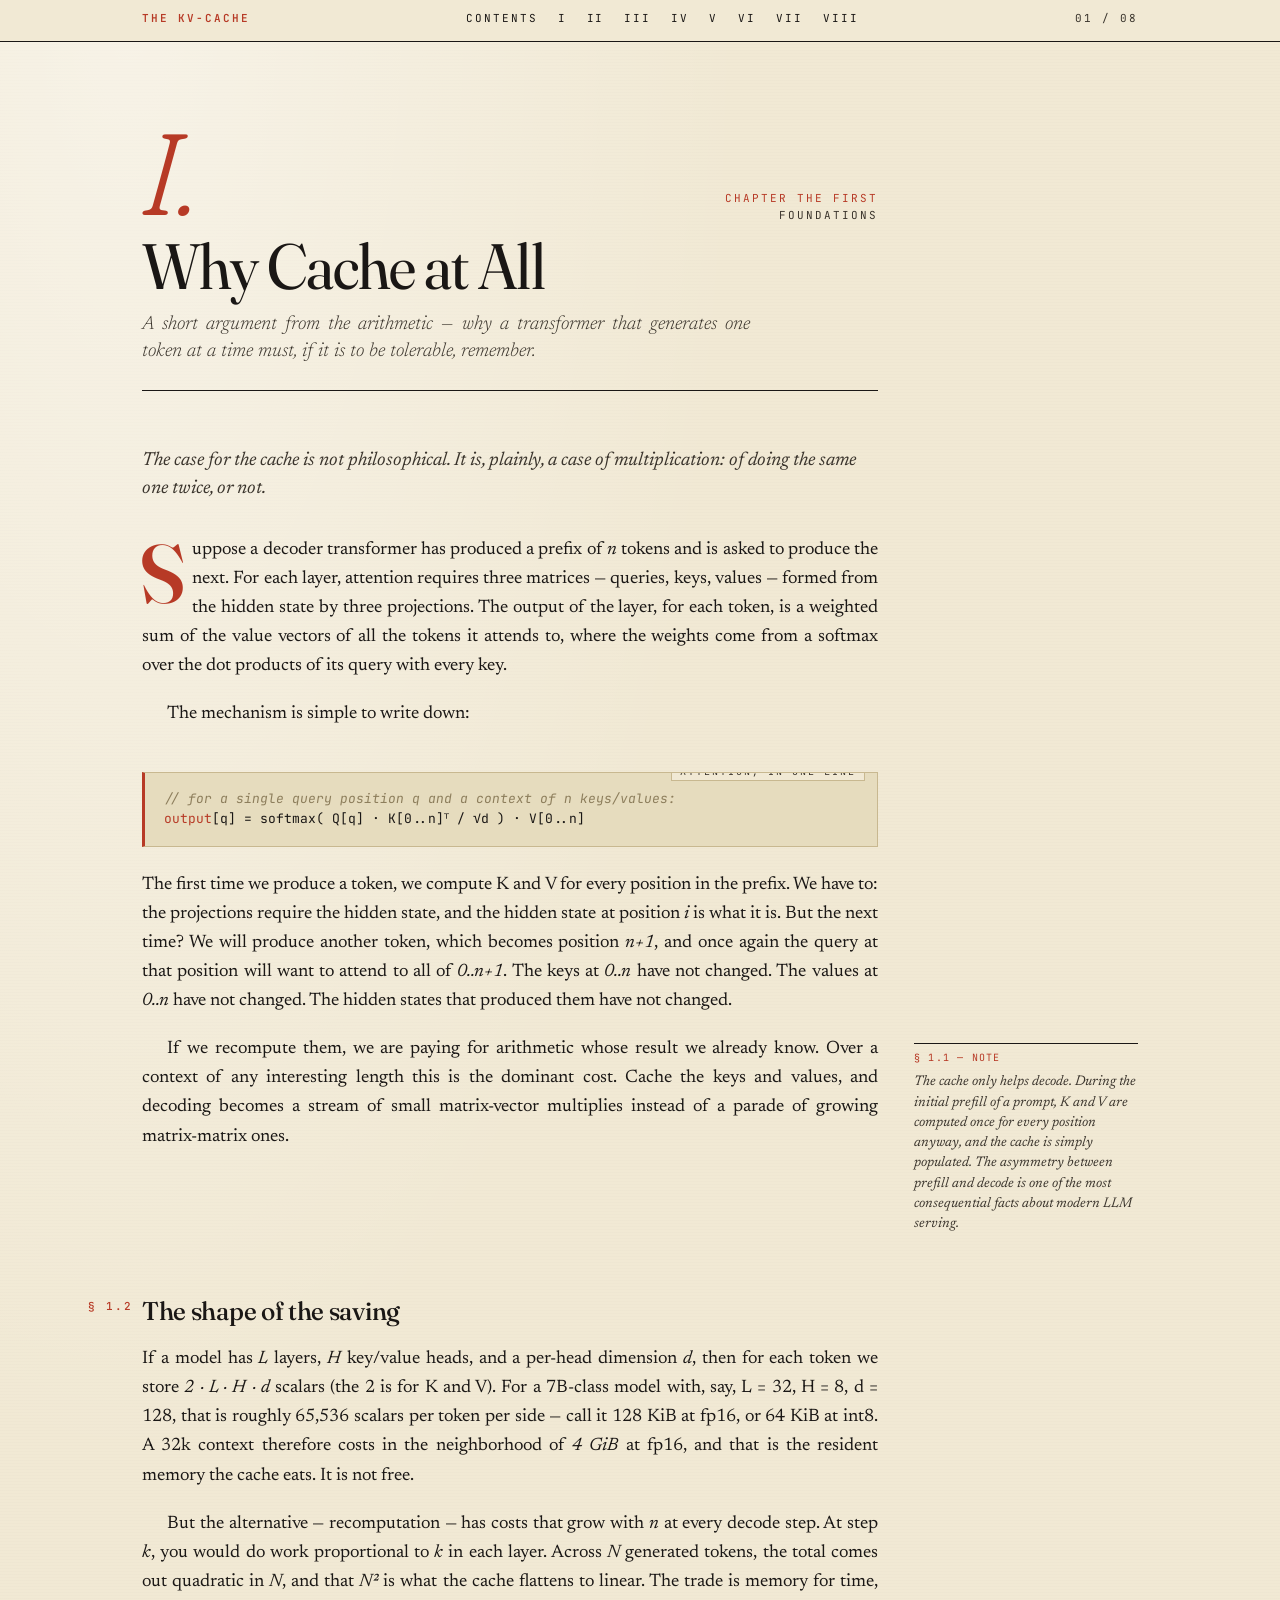
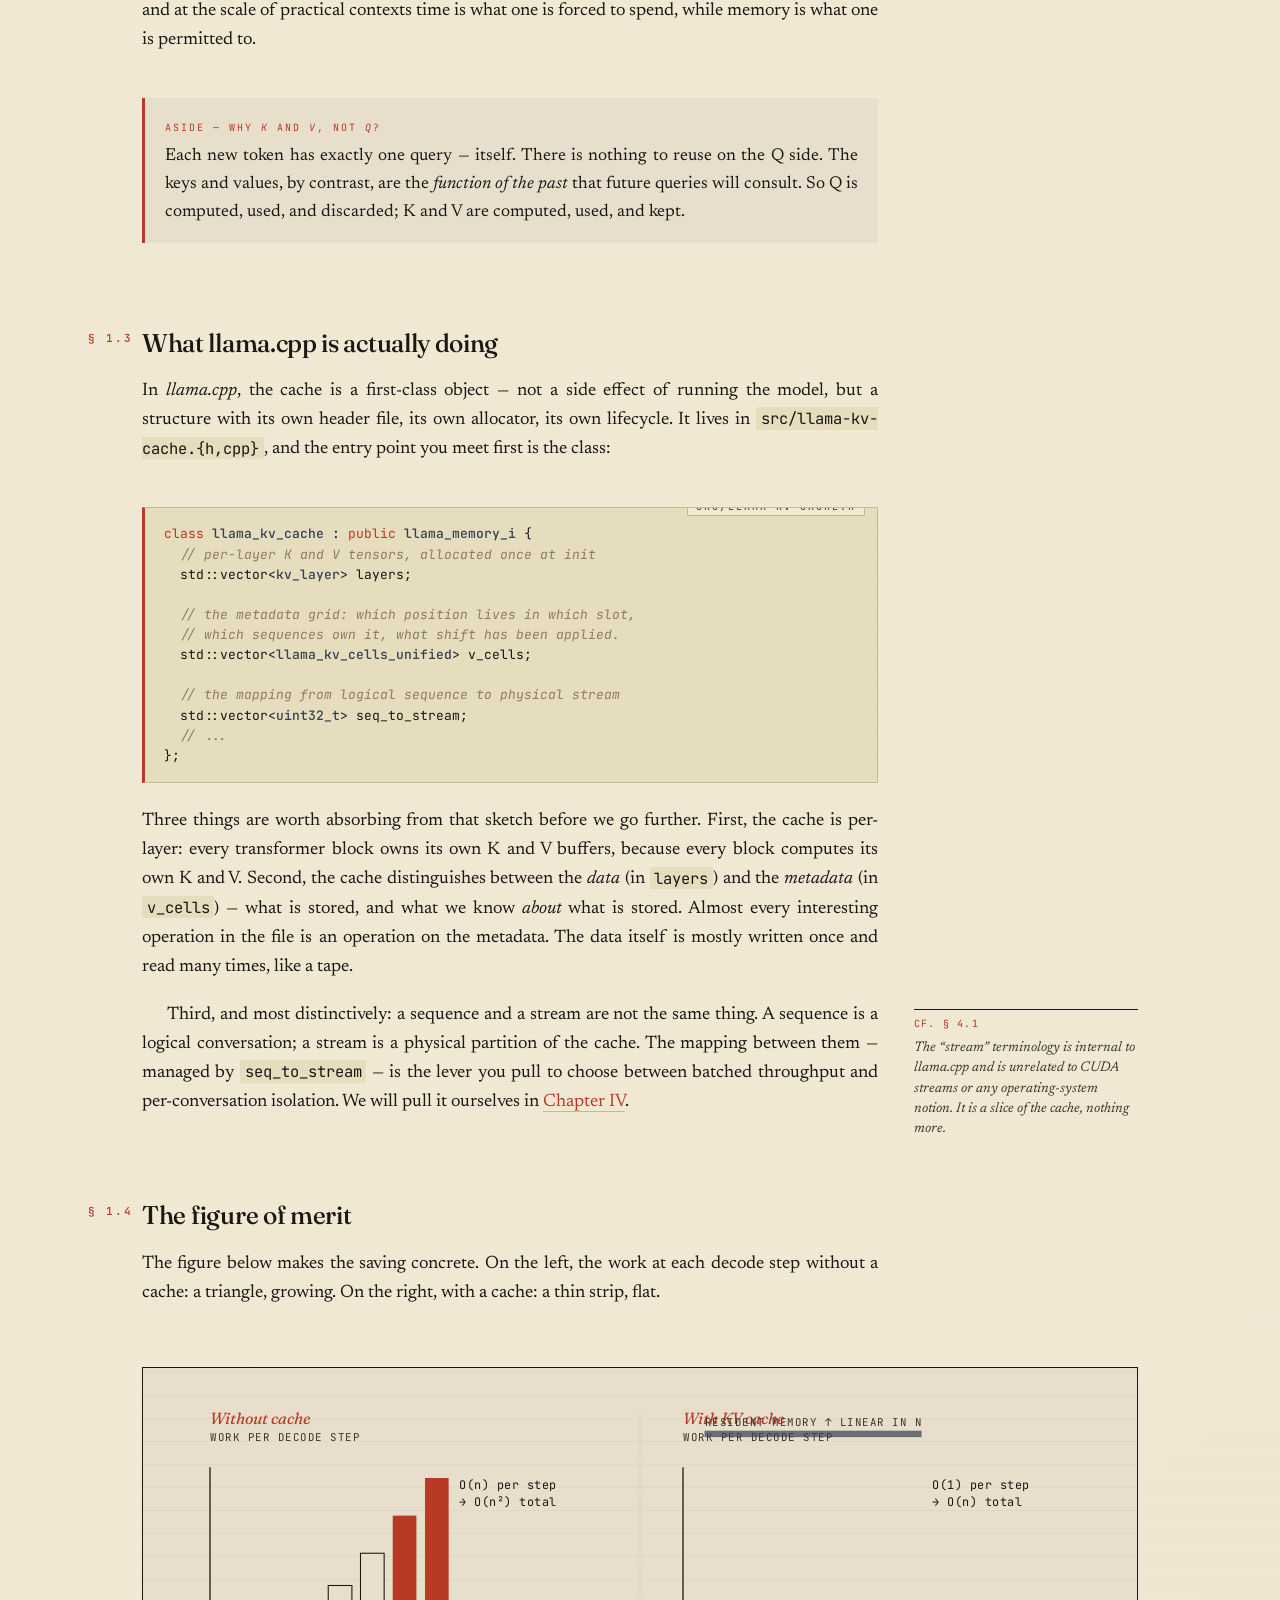
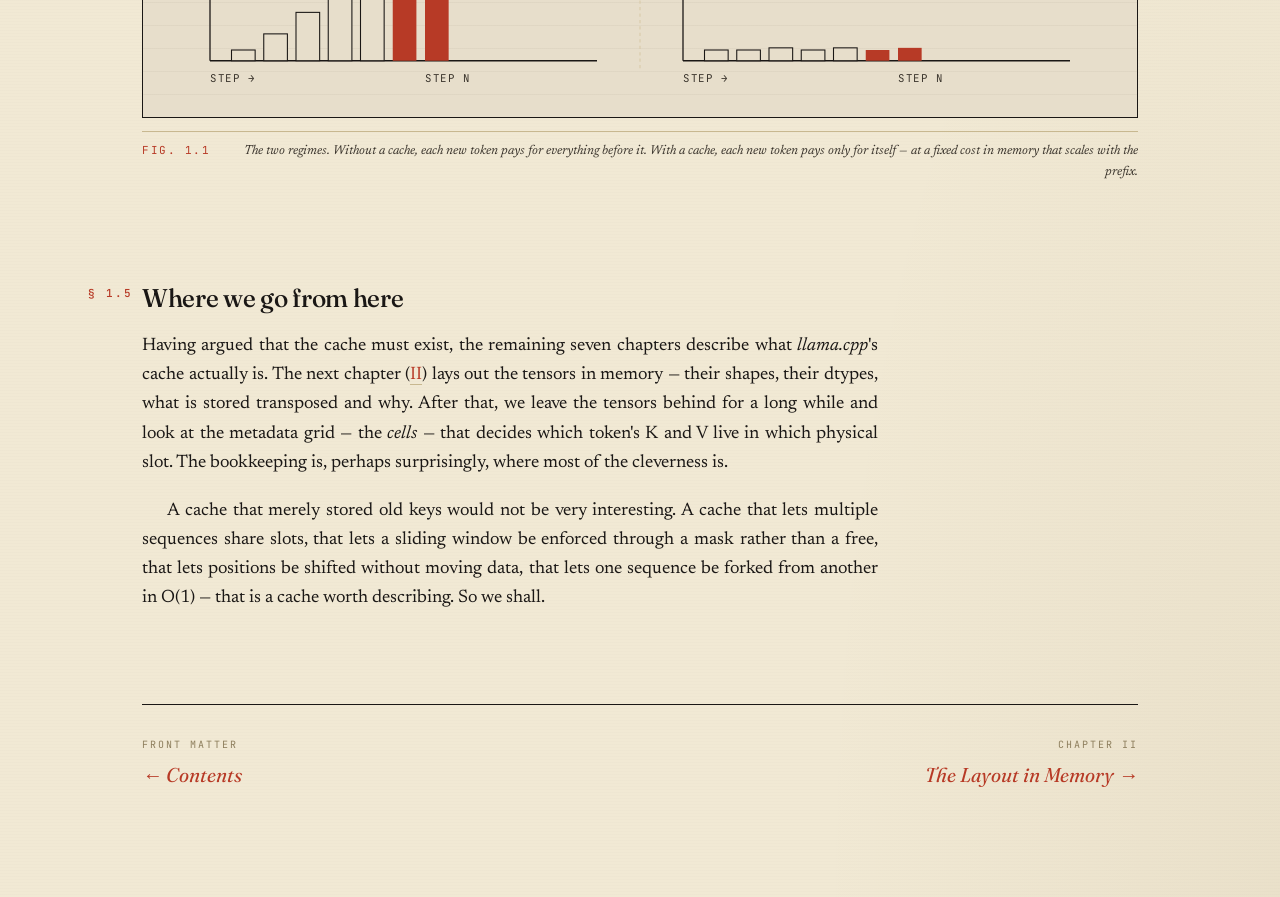
<file: kv-cache-explainer/01-why-cache.html>
<!doctype html>
<html lang="en">
<head>
  <meta charset="utf-8">
  <meta name="viewport" content="width=device-width, initial-scale=1">
  <title>I · Why Cache at All — The KV-Cache</title>
  <link rel="stylesheet" href="styles.css">
</head>
<body>

<div class="running-head">
  <div class="inner">
    <span class="title">The KV-Cache</span>
    <div class="nav">
      <a href="index.html">Contents</a>
      <a href="01-why-cache.html" aria-current="page">I</a>
      <a href="02-layout.html">II</a>
      <a href="03-cells.html">III</a>
      <a href="04-streams.html">IV</a>
      <a href="05-iswa.html">V</a>
      <a href="06-mask.html">VI</a>
      <a href="07-operations.html">VII</a>
      <a href="08-beyond.html">VIII</a>
    </div>
    <span class="folio">01 / 08</span>
  </div>
</div>

<article class="page">

  <header class="chapter-head fade-up">
    <div class="chapter-number">I.</div>
    <div class="chapter-meta">
      <div class="kicker">Chapter the First</div>
      <div>Foundations</div>
    </div>
    <h1 class="chapter-title">Why Cache at All</h1>
    <p class="chapter-subtitle">A short argument from the arithmetic — why a transformer that generates one token at a time must, if it is to be tolerable, remember.</p>
  </header>

  <p class="lede fade-up d1">
    The case for the cache is not philosophical. It is, plainly, a case
    of multiplication: of doing the same one twice, or not.
  </p>

  <p class="dropcap">Suppose a decoder transformer has produced a prefix of <em>n</em> tokens and is asked to produce the next. For each layer, attention requires three matrices — queries, keys, values — formed from the hidden state by three projections. The output of the layer, for each token, is a weighted sum of the value vectors of all the tokens it attends to, where the weights come from a softmax over the dot products of its query with every key.</p>

  <p>The mechanism is simple to write down:</p>

  <pre><span class="lbl">attention, in one line</span><span class="cmt">// for a single query position q and a context of n keys/values:</span>
<span class="kw">output</span>[q] = softmax( Q[q] · K[0..n]ᵀ / √d ) · V[0..n]</pre>

  <p>The first time we produce a token, we compute K and V for every position in the prefix. We have to: the projections require the hidden state, and the hidden state at position <em>i</em> is what it is. But the next time? We will produce another token, which becomes position <em>n+1</em>, and once again the query at that position will want to attend to all of <em>0..n+1</em>. The keys at <em>0..n</em> have not changed. The values at <em>0..n</em> have not changed. The hidden states that produced them have not changed.</p>

  <p>If we recompute them, we are paying for arithmetic whose result we already know. Over a context of any interesting length this is the dominant cost. Cache the keys and values, and decoding becomes a stream of small matrix-vector multiplies instead of a parade of growing matrix-matrix ones.</p>

  <aside class="margin">
    <span class="ref">§ 1.1 — note</span>
    The cache only helps decode. During the initial <em>prefill</em> of a prompt, K and V are computed once for every position anyway, and the cache is simply <em>populated</em>. The asymmetry between prefill and decode is one of the most consequential facts about modern LLM serving.
  </aside>

  <h2 data-section="§ 1.2">The shape of the saving</h2>

  <p>If a model has <em>L</em> layers, <em>H</em> key/value heads, and a per-head dimension <em>d</em>, then for each token we store <em>2 · L · H · d</em> scalars (the 2 is for K and V). For a 7B-class model with, say, L = 32, H = 8, d = 128, that is roughly 65,536 scalars per token per side — call it 128 KiB at fp16, or 64 KiB at int8. A 32k context therefore costs in the neighborhood of <em>4 GiB</em> at fp16, and that is the resident memory the cache eats. It is not free.</p>

  <p>But the alternative — recomputation — has costs that grow with <em>n</em> at every decode step. At step <em>k</em>, you would do work proportional to <em>k</em> in each layer. Across <em>N</em> generated tokens, the total comes out quadratic in <em>N</em>, and that <em>N²</em> is what the cache flattens to linear. The trade is memory for time, and at the scale of practical contexts time is what one is forced to spend, while memory is what one is permitted to.</p>

  <div class="callout">
    <span class="label">Aside — Why <em>K</em> and <em>V</em>, not <em>Q</em>?</span>
    <p>Each new token has exactly one query — itself. There is nothing to reuse on the Q side. The keys and values, by contrast, are the <em>function of the past</em> that future queries will consult. So Q is computed, used, and discarded; K and V are computed, used, and kept.</p>
  </div>

  <h2 data-section="§ 1.3">What llama.cpp is actually doing</h2>

  <p>In <em>llama.cpp</em>, the cache is a first-class object — not a side effect of running the model, but a structure with its own header file, its own allocator, its own lifecycle. It lives in <code>src/llama-kv-cache.{h,cpp}</code>, and the entry point you meet first is the class:</p>

  <pre><span class="lbl">src/llama-kv-cache.h</span><span class="kw">class</span> <span class="typ">llama_kv_cache</span> : <span class="kw">public</span> <span class="typ">llama_memory_i</span> {
  <span class="cmt">// per-layer K and V tensors, allocated once at init</span>
  std::vector&lt;<span class="typ">kv_layer</span>&gt; layers;

  <span class="cmt">// the metadata grid: which position lives in which slot,</span>
  <span class="cmt">// which sequences own it, what shift has been applied.</span>
  std::vector&lt;<span class="typ">llama_kv_cells_unified</span>&gt; v_cells;

  <span class="cmt">// the mapping from logical sequence to physical stream</span>
  std::vector&lt;<span class="typ">uint32_t</span>&gt; seq_to_stream;
  <span class="cmt">// ...</span>
};</pre>

  <p>Three things are worth absorbing from that sketch before we go further. First, the cache is per-layer: every transformer block owns its own K and V buffers, because every block computes its own K and V. Second, the cache distinguishes between the <em>data</em> (in <code>layers</code>) and the <em>metadata</em> (in <code>v_cells</code>) — what is stored, and what we know <em>about</em> what is stored. Almost every interesting operation in the file is an operation on the metadata. The data itself is mostly written once and read many times, like a tape.</p>

  <p>Third, and most distinctively: a sequence and a stream are not the same thing. A sequence is a logical conversation; a stream is a physical partition of the cache. The mapping between them — managed by <code>seq_to_stream</code> — is the lever you pull to choose between batched throughput and per-conversation isolation. We will pull it ourselves in <a href="04-streams.html">Chapter IV</a>.</p>

  <aside class="margin">
    <span class="ref">cf. § 4.1</span>
    The “stream” terminology is internal to llama.cpp and is unrelated to CUDA streams or any operating-system notion. It is a slice of the cache, nothing more.
  </aside>

  <h2 data-section="§ 1.4">The figure of merit</h2>

  <p>The figure below makes the saving concrete. On the left, the work at each decode step without a cache: a triangle, growing. On the right, with a cache: a thin strip, flat.</p>

  <figure class="full">
    <div class="diagram-frame">
      <svg viewBox="0 0 880 280" xmlns="http://www.w3.org/2000/svg">
        <!-- LEFT: no cache -->
        <g transform="translate(40,30)">
          <text class="dg-title" x="0" y="0">Without cache</text>
          <text class="dg-label" x="0" y="16">work per decode step</text>

          <!-- triangle of growing recomputation -->
          <g transform="translate(0,40)">
            <!-- axis -->
            <line x1="0" y1="180" x2="360" y2="180" class="dg-stroke"/>
            <line x1="0" y1="0"   x2="0"   y2="180" class="dg-stroke"/>
            <!-- bars -->
            <g>
              <rect x="20"  y="170" width="22" height="10"  class="dg-fill-soft"/>
              <rect x="50"  y="155" width="22" height="25"  class="dg-fill-soft"/>
              <rect x="80"  y="135" width="22" height="45"  class="dg-fill-soft"/>
              <rect x="110" y="110" width="22" height="70"  class="dg-fill-soft"/>
              <rect x="140" y="80"  width="22" height="100" class="dg-fill-soft"/>
              <rect x="170" y="45"  width="22" height="135" fill="#b73a26"/>
              <rect x="200" y="10"  width="22" height="170" fill="#b73a26"/>
            </g>
            <text class="dg-label" x="0" y="200">step →</text>
            <text class="dg-label" x="200" y="200">step n</text>
            <text class="dg-text"  x="232" y="20" fill="#b73a26">O(n) per step</text>
            <text class="dg-text"  x="232" y="36">→ O(n²) total</text>
          </g>
        </g>

        <!-- divider -->
        <line x1="440" y1="20" x2="440" y2="260" class="dg-stroke-soft dg-dashed"/>

        <!-- RIGHT: with cache -->
        <g transform="translate(480,30)">
          <text class="dg-title" x="0" y="0">With KV cache</text>
          <text class="dg-label" x="0" y="16">work per decode step</text>

          <g transform="translate(0,40)">
            <line x1="0" y1="180" x2="360" y2="180" class="dg-stroke"/>
            <line x1="0" y1="0"   x2="0"   y2="180" class="dg-stroke"/>

            <g>
              <rect x="20"  y="170" width="22" height="10" class="dg-fill-soft"/>
              <rect x="50"  y="170" width="22" height="10" class="dg-fill-soft"/>
              <rect x="80"  y="168" width="22" height="12" class="dg-fill-soft"/>
              <rect x="110" y="170" width="22" height="10" class="dg-fill-soft"/>
              <rect x="140" y="168" width="22" height="12" class="dg-fill-soft"/>
              <rect x="170" y="170" width="22" height="10" fill="#b73a26"/>
              <rect x="200" y="168" width="22" height="12" fill="#b73a26"/>
            </g>
            <text class="dg-label" x="0" y="200">step →</text>
            <text class="dg-label" x="200" y="200">step n</text>
            <text class="dg-text"  x="232" y="20" fill="#b73a26">O(1) per step</text>
            <text class="dg-text"  x="232" y="36">→ O(n) total</text>

            <!-- the "memory" rectangle that grows -->
            <g transform="translate(0,-26)">
              <rect x="20" y="-8" width="202" height="6" fill="#354152" opacity="0.7"/>
              <text class="dg-label" x="20" y="-12">resident memory ↑ linear in n</text>
            </g>
          </g>
        </g>
      </svg>
    </div>
    <figcaption>
      <span class="fig-num">Fig. 1.1</span>
      <span class="fig-desc">The two regimes. Without a cache, each new token pays for everything before it. With a cache, each new token pays only for itself — at a fixed cost in memory that scales with the prefix.</span>
    </figcaption>
  </figure>

  <h2 data-section="§ 1.5">Where we go from here</h2>

  <p>Having argued that the cache must exist, the remaining seven chapters describe what <em>llama.cpp</em>'s cache actually is. The next chapter (<a href="02-layout.html">II</a>) lays out the tensors in memory — their shapes, their dtypes, what is stored transposed and why. After that, we leave the tensors behind for a long while and look at the metadata grid — the <em>cells</em> — that decides which token's K and V live in which physical slot. The bookkeeping is, perhaps surprisingly, where most of the cleverness is.</p>

  <p>A cache that merely stored old keys would not be very interesting. A cache that lets multiple sequences share slots, that lets a sliding window be enforced through a mask rather than a free, that lets positions be shifted without moving data, that lets one sequence be forked from another in O(1) — that is a cache worth describing. So we shall.</p>

  <nav class="footer-nav">
    <a href="index.html" class="prev">
      <span class="label">Front matter</span>
      <span class="ttl">Contents</span>
    </a>
    <a href="02-layout.html" class="next">
      <span class="label">Chapter II</span>
      <span class="ttl">The Layout in Memory</span>
    </a>
  </nav>

</article>

</body>
</html>
</file>
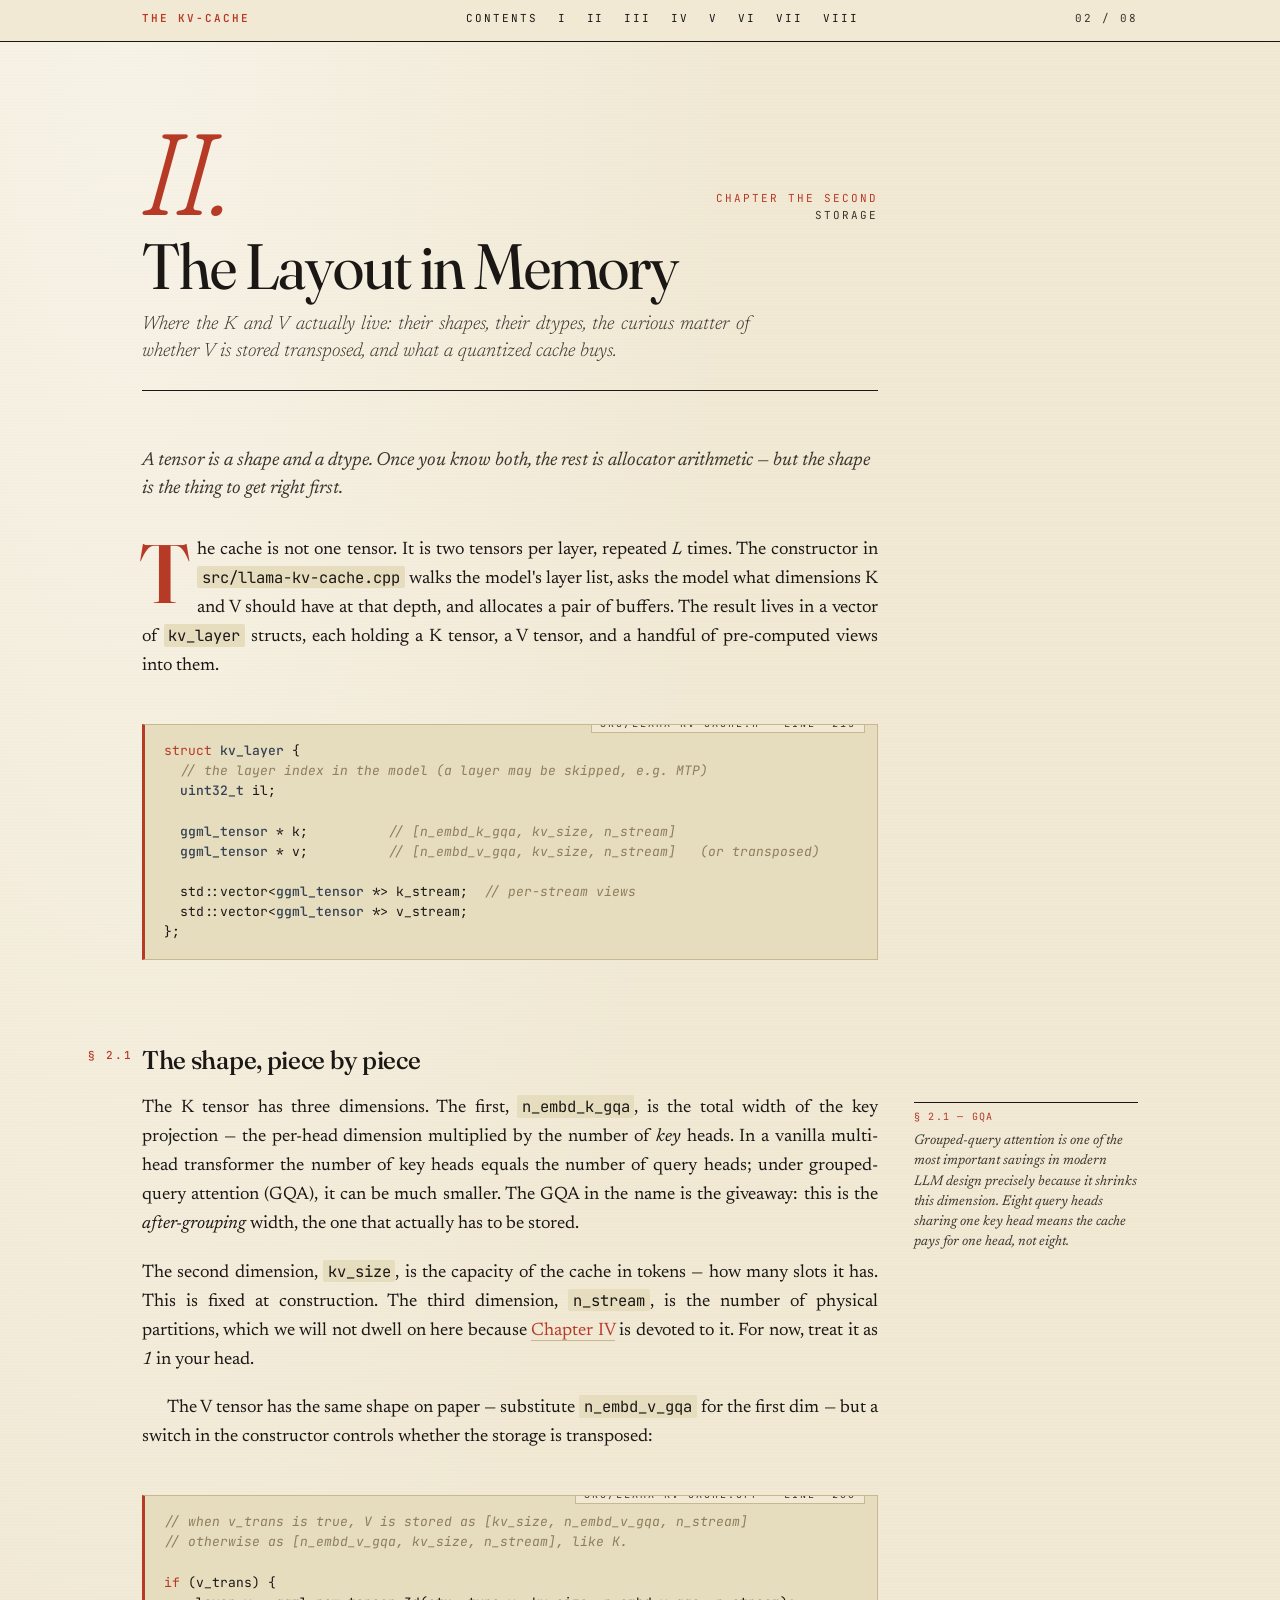
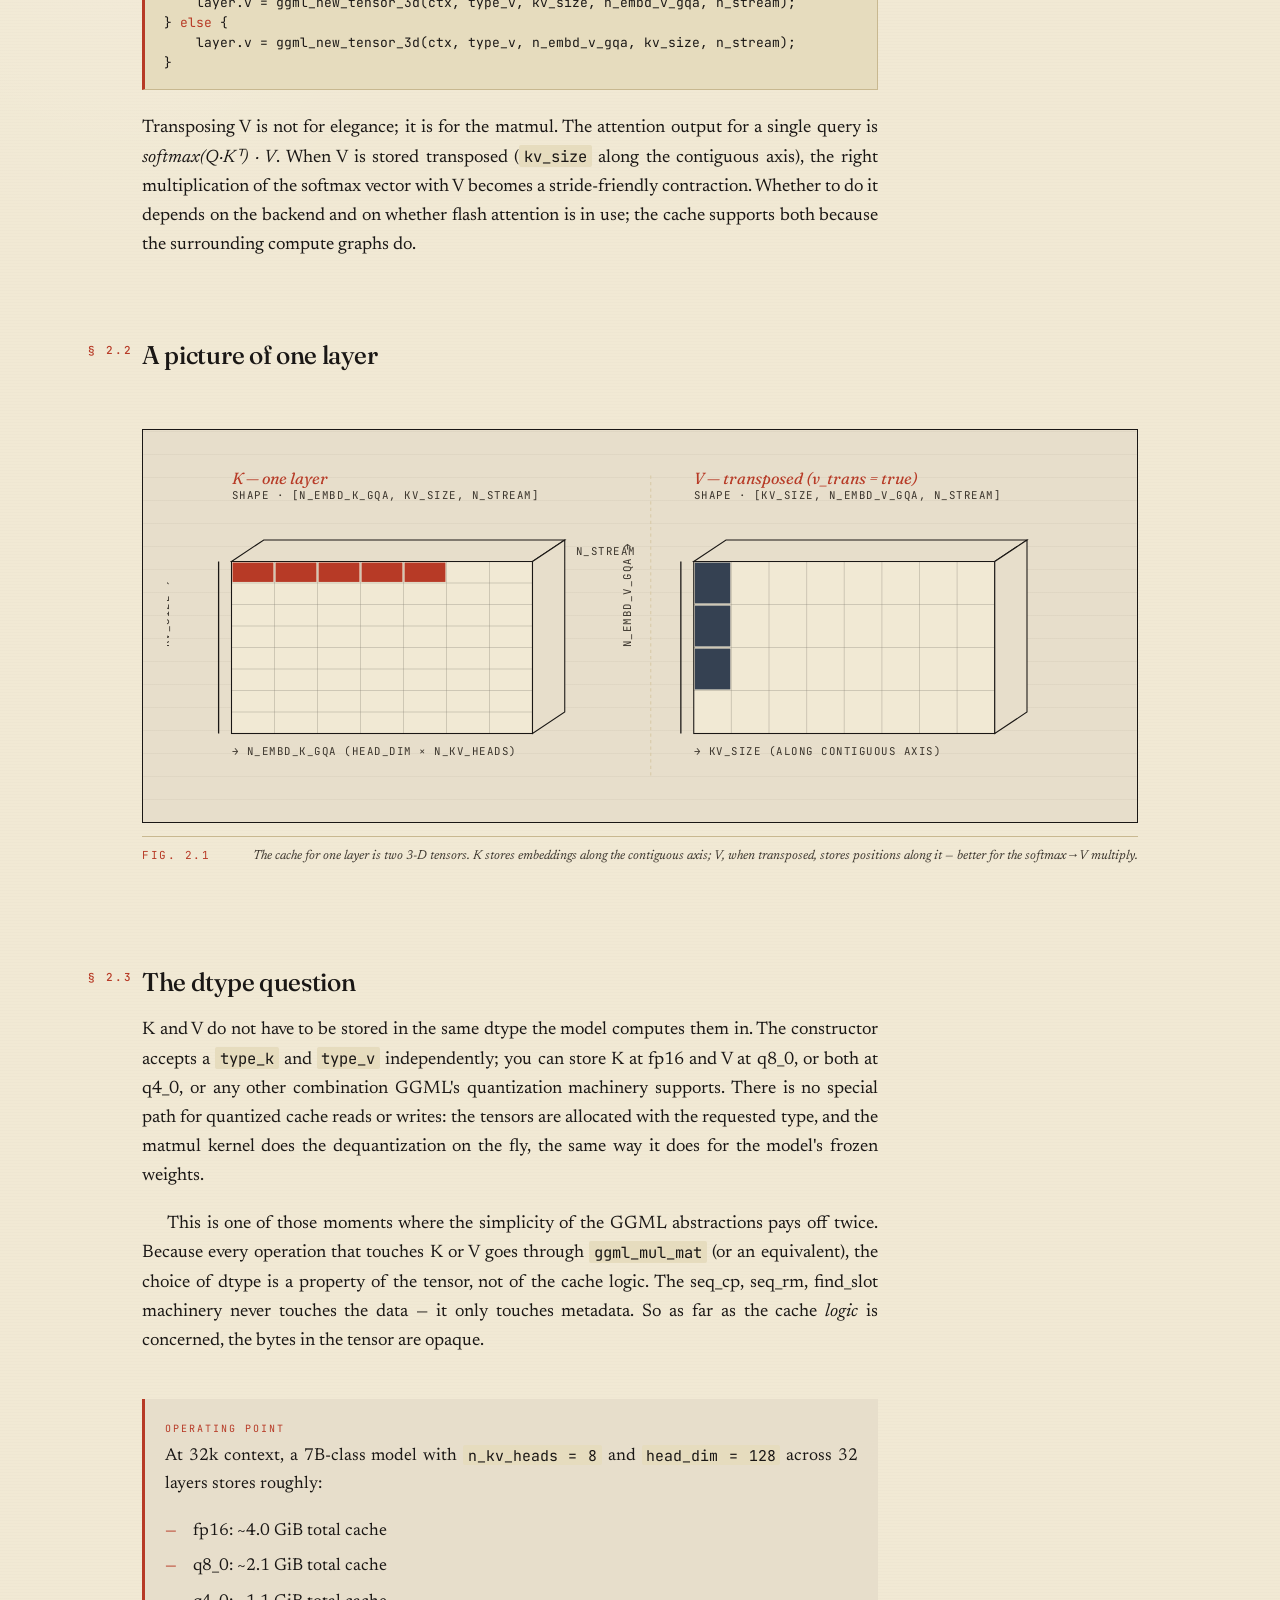
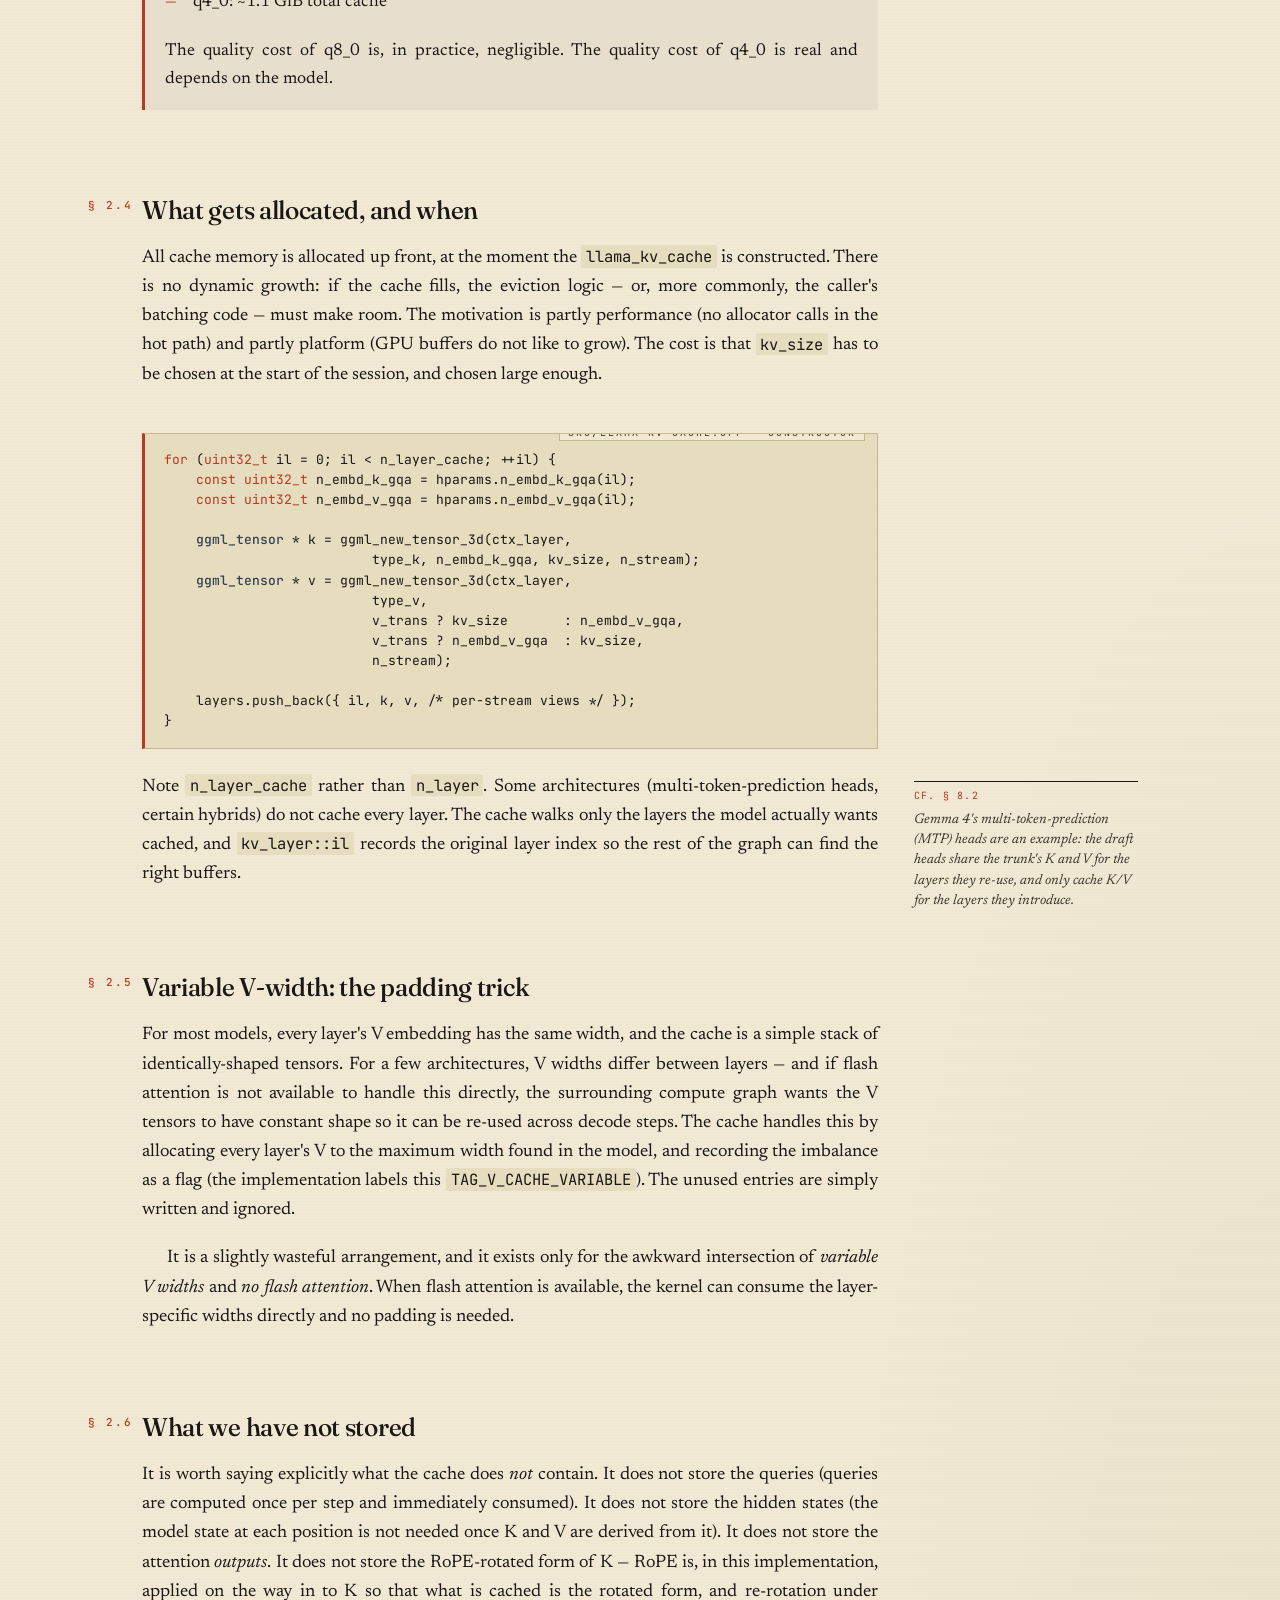
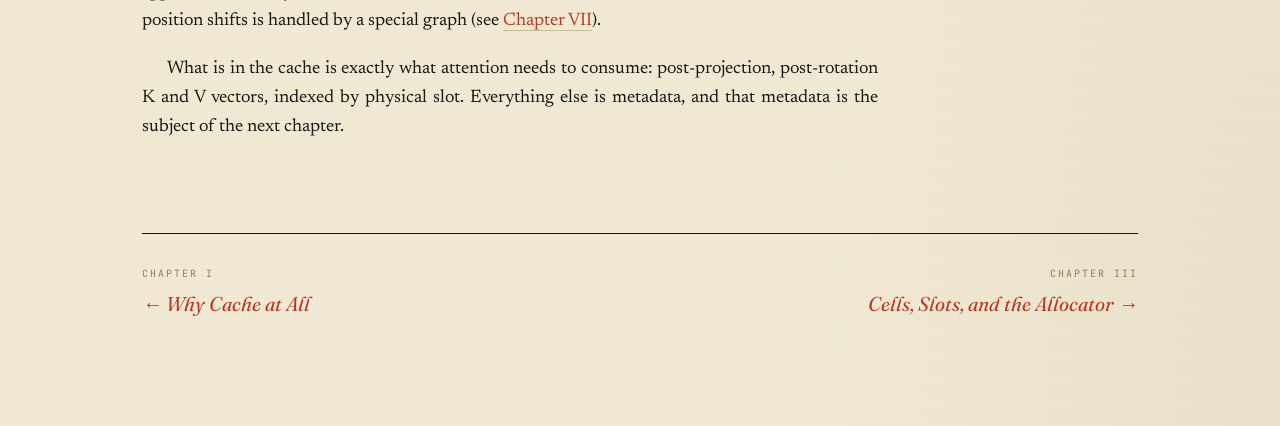
<file: kv-cache-explainer/02-layout.html>
<!doctype html>
<html lang="en">
<head>
  <meta charset="utf-8">
  <meta name="viewport" content="width=device-width, initial-scale=1">
  <title>II · The Layout in Memory — The KV-Cache</title>
  <link rel="stylesheet" href="styles.css">
</head>
<body>

<div class="running-head">
  <div class="inner">
    <span class="title">The KV-Cache</span>
    <div class="nav">
      <a href="index.html">Contents</a>
      <a href="01-why-cache.html">I</a>
      <a href="02-layout.html" aria-current="page">II</a>
      <a href="03-cells.html">III</a>
      <a href="04-streams.html">IV</a>
      <a href="05-iswa.html">V</a>
      <a href="06-mask.html">VI</a>
      <a href="07-operations.html">VII</a>
      <a href="08-beyond.html">VIII</a>
    </div>
    <span class="folio">02 / 08</span>
  </div>
</div>

<article class="page">

  <header class="chapter-head fade-up">
    <div class="chapter-number">II.</div>
    <div class="chapter-meta">
      <div class="kicker">Chapter the Second</div>
      <div>Storage</div>
    </div>
    <h1 class="chapter-title">The Layout in Memory</h1>
    <p class="chapter-subtitle">Where the K and V actually live: their shapes, their dtypes, the curious matter of whether V is stored transposed, and what a quantized cache buys.</p>
  </header>

  <p class="lede fade-up d1">
    A tensor is a shape and a dtype. Once you know both, the rest is allocator
    arithmetic — but the shape is the thing to get right first.
  </p>

  <p class="dropcap">The cache is not one tensor. It is two tensors per layer, repeated <em>L</em> times. The constructor in <code>src/llama-kv-cache.cpp</code> walks the model's layer list, asks the model what dimensions K and V should have at that depth, and allocates a pair of buffers. The result lives in a vector of <code>kv_layer</code> structs, each holding a K tensor, a V tensor, and a handful of pre-computed views into them.</p>

  <pre><span class="lbl">src/llama-kv-cache.h — line ~215</span><span class="kw">struct</span> <span class="typ">kv_layer</span> {
  <span class="cmt">// the layer index in the model (a layer may be skipped, e.g. MTP)</span>
  <span class="typ">uint32_t</span> il;

  <span class="typ">ggml_tensor</span> * k;          <span class="cmt">// [n_embd_k_gqa, kv_size, n_stream]</span>
  <span class="typ">ggml_tensor</span> * v;          <span class="cmt">// [n_embd_v_gqa, kv_size, n_stream]   (or transposed)</span>

  std::vector&lt;<span class="typ">ggml_tensor</span> *&gt; k_stream;  <span class="cmt">// per-stream views</span>
  std::vector&lt;<span class="typ">ggml_tensor</span> *&gt; v_stream;
};</pre>

  <h2 data-section="§ 2.1">The shape, piece by piece</h2>

  <p>The K tensor has three dimensions. The first, <code>n_embd_k_gqa</code>, is the total width of the key projection — the per-head dimension multiplied by the number of <em>key</em> heads. In a vanilla multi-head transformer the number of key heads equals the number of query heads; under grouped-query attention (GQA), it can be much smaller. The GQA in the name is the giveaway: this is the <em>after-grouping</em> width, the one that actually has to be stored.</p>

  <aside class="margin">
    <span class="ref">§ 2.1 — gqa</span>
    Grouped-query attention is one of the most important savings in modern LLM design precisely <em>because</em> it shrinks this dimension. Eight query heads sharing one key head means the cache pays for one head, not eight.
  </aside>

  <p>The second dimension, <code>kv_size</code>, is the capacity of the cache in tokens — how many slots it has. This is fixed at construction. The third dimension, <code>n_stream</code>, is the number of physical partitions, which we will not dwell on here because <a href="04-streams.html">Chapter IV</a> is devoted to it. For now, treat it as <em>1</em> in your head.</p>

  <p>The V tensor has the same shape on paper — substitute <code>n_embd_v_gqa</code> for the first dim — but a switch in the constructor controls whether the storage is transposed:</p>

  <pre><span class="lbl">src/llama-kv-cache.cpp — line ~200</span><span class="cmt">// when v_trans is true, V is stored as [kv_size, n_embd_v_gqa, n_stream]</span>
<span class="cmt">// otherwise as [n_embd_v_gqa, kv_size, n_stream], like K.</span>

<span class="kw">if</span> (v_trans) {
    layer.v = ggml_new_tensor_3d(ctx, type_v, kv_size, n_embd_v_gqa, n_stream);
} <span class="kw">else</span> {
    layer.v = ggml_new_tensor_3d(ctx, type_v, n_embd_v_gqa, kv_size, n_stream);
}</pre>

  <p>Transposing V is not for elegance; it is for the matmul. The attention output for a single query is <em>softmax(Q·Kᵀ) · V</em>. When V is stored transposed (<code>kv_size</code> along the contiguous axis), the right multiplication of the softmax vector with V becomes a stride-friendly contraction. Whether to do it depends on the backend and on whether flash attention is in use; the cache supports both because the surrounding compute graphs do.</p>

  <h2 data-section="§ 2.2">A picture of one layer</h2>

  <figure class="full">
    <div class="diagram-frame">
      <svg viewBox="0 0 880 320" xmlns="http://www.w3.org/2000/svg">
        <!-- K tensor -->
        <g transform="translate(60,40)">
          <text class="dg-title" x="0" y="-12">K — one layer</text>
          <text class="dg-label" x="0" y="2">shape · [n_embd_k_gqa, kv_size, n_stream]</text>

          <!-- 3D box, "isometric" -->
          <g transform="translate(0,20)">
            <!-- front face -->
            <rect x="0" y="40" width="280" height="160" class="dg-fill" />
            <!-- grid of cells -->
            <g stroke="#1a1715" stroke-width="0.3" opacity="0.5">
              <line x1="0"   y1="60"  x2="280" y2="60"/>
              <line x1="0"   y1="80"  x2="280" y2="80"/>
              <line x1="0"   y1="100" x2="280" y2="100"/>
              <line x1="0"   y1="120" x2="280" y2="120"/>
              <line x1="0"   y1="140" x2="280" y2="140"/>
              <line x1="0"   y1="160" x2="280" y2="160"/>
              <line x1="0"   y1="180" x2="280" y2="180"/>
              <!-- vertical lines -->
              <line x1="40"  y1="40" x2="40"  y2="200"/>
              <line x1="80"  y1="40" x2="80"  y2="200"/>
              <line x1="120" y1="40" x2="120" y2="200"/>
              <line x1="160" y1="40" x2="160" y2="200"/>
              <line x1="200" y1="40" x2="200" y2="200"/>
              <line x1="240" y1="40" x2="240" y2="200"/>
            </g>
            <!-- top face -->
            <polygon points="0,40 30,20 310,20 280,40" class="dg-fill-soft" />
            <!-- side face -->
            <polygon points="280,40 310,20 310,180 280,200" class="dg-fill-soft" />
            <!-- some "filled" cells -->
            <g fill="#b73a26">
              <rect x="1"   y="41" width="38" height="18"/>
              <rect x="41"  y="41" width="38" height="18"/>
              <rect x="81"  y="41" width="38" height="18"/>
              <rect x="121" y="41" width="38" height="18"/>
              <rect x="161" y="41" width="38" height="18"/>
            </g>

            <!-- axis labels -->
            <text class="dg-label" x="0" y="220">→ n_embd_k_gqa (head_dim × n_kv_heads)</text>
            <line x1="-12" y1="40"  x2="-12" y2="200" class="dg-stroke"/>
            <text class="dg-label" x="-58" y="120" transform="rotate(-90, -58, 120)">kv_size →</text>

            <text class="dg-label" x="320" y="34">n_stream</text>
          </g>
        </g>

        <!-- divider -->
        <line x1="450" y1="20" x2="450" y2="300" class="dg-stroke-soft dg-dashed"/>

        <!-- V tensor (transposed) -->
        <g transform="translate(490,40)">
          <text class="dg-title" x="0" y="-12">V — transposed (v_trans = true)</text>
          <text class="dg-label" x="0" y="2">shape · [kv_size, n_embd_v_gqa, n_stream]</text>

          <g transform="translate(0,20)">
            <rect x="0" y="40" width="280" height="160" class="dg-fill" />
            <g stroke="#1a1715" stroke-width="0.3" opacity="0.5">
              <line x1="35"  y1="40"  x2="35"  y2="200"/>
              <line x1="70"  y1="40"  x2="70"  y2="200"/>
              <line x1="105" y1="40"  x2="105" y2="200"/>
              <line x1="140" y1="40"  x2="140" y2="200"/>
              <line x1="175" y1="40"  x2="175" y2="200"/>
              <line x1="210" y1="40"  x2="210" y2="200"/>
              <line x1="245" y1="40"  x2="245" y2="200"/>
              <line x1="0"   y1="80"  x2="280" y2="80"/>
              <line x1="0"   y1="120" x2="280" y2="120"/>
              <line x1="0"   y1="160" x2="280" y2="160"/>
            </g>
            <polygon points="0,40 30,20 310,20 280,40" class="dg-fill-soft" />
            <polygon points="280,40 310,20 310,180 280,200" class="dg-fill-soft" />
            <!-- filled column showing position-major -->
            <g fill="#354152">
              <rect x="1"   y="41" width="33" height="38"/>
              <rect x="1"   y="81" width="33" height="38"/>
              <rect x="1"   y="121" width="33" height="38"/>
            </g>
            <text class="dg-label" x="0" y="220">→ kv_size (along contiguous axis)</text>
            <line x1="-12" y1="40"  x2="-12" y2="200" class="dg-stroke"/>
            <text class="dg-label" x="-58" y="120" transform="rotate(-90, -58, 120)">n_embd_v_gqa →</text>
          </g>
        </g>
      </svg>
    </div>
    <figcaption>
      <span class="fig-num">Fig. 2.1</span>
      <span class="fig-desc">The cache for one layer is two 3-D tensors. K stores embeddings along the contiguous axis; V, when transposed, stores positions along it — better for the softmax→V multiply.</span>
    </figcaption>
  </figure>

  <h2 data-section="§ 2.3">The dtype question</h2>

  <p>K and V do not have to be stored in the same dtype the model computes them in. The constructor accepts a <code>type_k</code> and <code>type_v</code> independently; you can store K at fp16 and V at q8_0, or both at q4_0, or any other combination GGML's quantization machinery supports. There is no special path for quantized cache reads or writes: the tensors are allocated with the requested type, and the matmul kernel does the dequantization on the fly, the same way it does for the model's frozen weights.</p>

  <p>This is one of those moments where the simplicity of the GGML abstractions pays off twice. Because every operation that touches K or V goes through <code>ggml_mul_mat</code> (or an equivalent), the choice of dtype is a property of the tensor, not of the cache logic. The seq_cp, seq_rm, find_slot machinery never touches the data — it only touches metadata. So as far as the cache <em>logic</em> is concerned, the bytes in the tensor are opaque.</p>

  <div class="callout">
    <span class="label">Operating point</span>
    <p>At 32k context, a 7B-class model with <code>n_kv_heads = 8</code> and <code>head_dim = 128</code> across 32 layers stores roughly:</p>
    <ul class="dashes" style="margin-top:0.4rem;">
      <li>fp16:  ~4.0 GiB total cache</li>
      <li>q8_0:  ~2.1 GiB total cache</li>
      <li>q4_0:  ~1.1 GiB total cache</li>
    </ul>
    <p>The quality cost of q8_0 is, in practice, negligible. The quality cost of q4_0 is real and depends on the model.</p>
  </div>

  <h2 data-section="§ 2.4">What gets allocated, and when</h2>

  <p>All cache memory is allocated up front, at the moment the <code>llama_kv_cache</code> is constructed. There is no dynamic growth: if the cache fills, the eviction logic — or, more commonly, the caller's batching code — must make room. The motivation is partly performance (no allocator calls in the hot path) and partly platform (GPU buffers do not like to grow). The cost is that <code>kv_size</code> has to be chosen at the start of the session, and chosen large enough.</p>

  <pre><span class="lbl">src/llama-kv-cache.cpp — constructor</span><span class="kw">for</span> (<span class="kw">uint32_t</span> il = 0; il &lt; n_layer_cache; ++il) {
    <span class="kw">const</span> <span class="kw">uint32_t</span> n_embd_k_gqa = hparams.n_embd_k_gqa(il);
    <span class="kw">const</span> <span class="kw">uint32_t</span> n_embd_v_gqa = hparams.n_embd_v_gqa(il);

    <span class="typ">ggml_tensor</span> * k = ggml_new_tensor_3d(ctx_layer,
                          type_k, n_embd_k_gqa, kv_size, n_stream);
    <span class="typ">ggml_tensor</span> * v = ggml_new_tensor_3d(ctx_layer,
                          type_v,
                          v_trans ? kv_size       : n_embd_v_gqa,
                          v_trans ? n_embd_v_gqa  : kv_size,
                          n_stream);

    layers.push_back({ il, k, v, /* per-stream views */ });
}</pre>

  <p>Note <code>n_layer_cache</code> rather than <code>n_layer</code>. Some architectures (multi-token-prediction heads, certain hybrids) do not cache every layer. The cache walks only the layers the model actually wants cached, and <code>kv_layer::il</code> records the original layer index so the rest of the graph can find the right buffers.</p>

  <aside class="margin">
    <span class="ref">cf. § 8.2</span>
    Gemma 4's multi-token-prediction (MTP) heads are an example: the draft heads share the trunk's K and V for the layers they re-use, and only cache K/V for the layers they introduce.
  </aside>

  <h2 data-section="§ 2.5">Variable V-width: the padding trick</h2>

  <p>For most models, every layer's V embedding has the same width, and the cache is a simple stack of identically-shaped tensors. For a few architectures, V widths differ between layers — and if flash attention is not available to handle this directly, the surrounding compute graph wants the V tensors to have constant shape so it can be re-used across decode steps. The cache handles this by allocating every layer's V to the maximum width found in the model, and recording the imbalance as a flag (the implementation labels this <code>TAG_V_CACHE_VARIABLE</code>). The unused entries are simply written and ignored.</p>

  <p>It is a slightly wasteful arrangement, and it exists only for the awkward intersection of <em>variable V widths</em> and <em>no flash attention</em>. When flash attention is available, the kernel can consume the layer-specific widths directly and no padding is needed.</p>

  <h2 data-section="§ 2.6">What we have not stored</h2>

  <p>It is worth saying explicitly what the cache does <em>not</em> contain. It does not store the queries (queries are computed once per step and immediately consumed). It does not store the hidden states (the model state at each position is not needed once K and V are derived from it). It does not store the attention <em>outputs</em>. It does not store the RoPE-rotated form of K — RoPE is, in this implementation, applied on the way in to K so that what is cached is the rotated form, and re-rotation under position shifts is handled by a special graph (see <a href="07-operations.html">Chapter VII</a>).</p>

  <p>What is in the cache is exactly what attention needs to consume: post-projection, post-rotation K and V vectors, indexed by physical slot. Everything else is metadata, and that metadata is the subject of the next chapter.</p>

  <nav class="footer-nav">
    <a href="01-why-cache.html" class="prev">
      <span class="label">Chapter I</span>
      <span class="ttl">Why Cache at All</span>
    </a>
    <a href="03-cells.html" class="next">
      <span class="label">Chapter III</span>
      <span class="ttl">Cells, Slots, and the Allocator</span>
    </a>
  </nav>

</article>

</body>
</html>
</file>
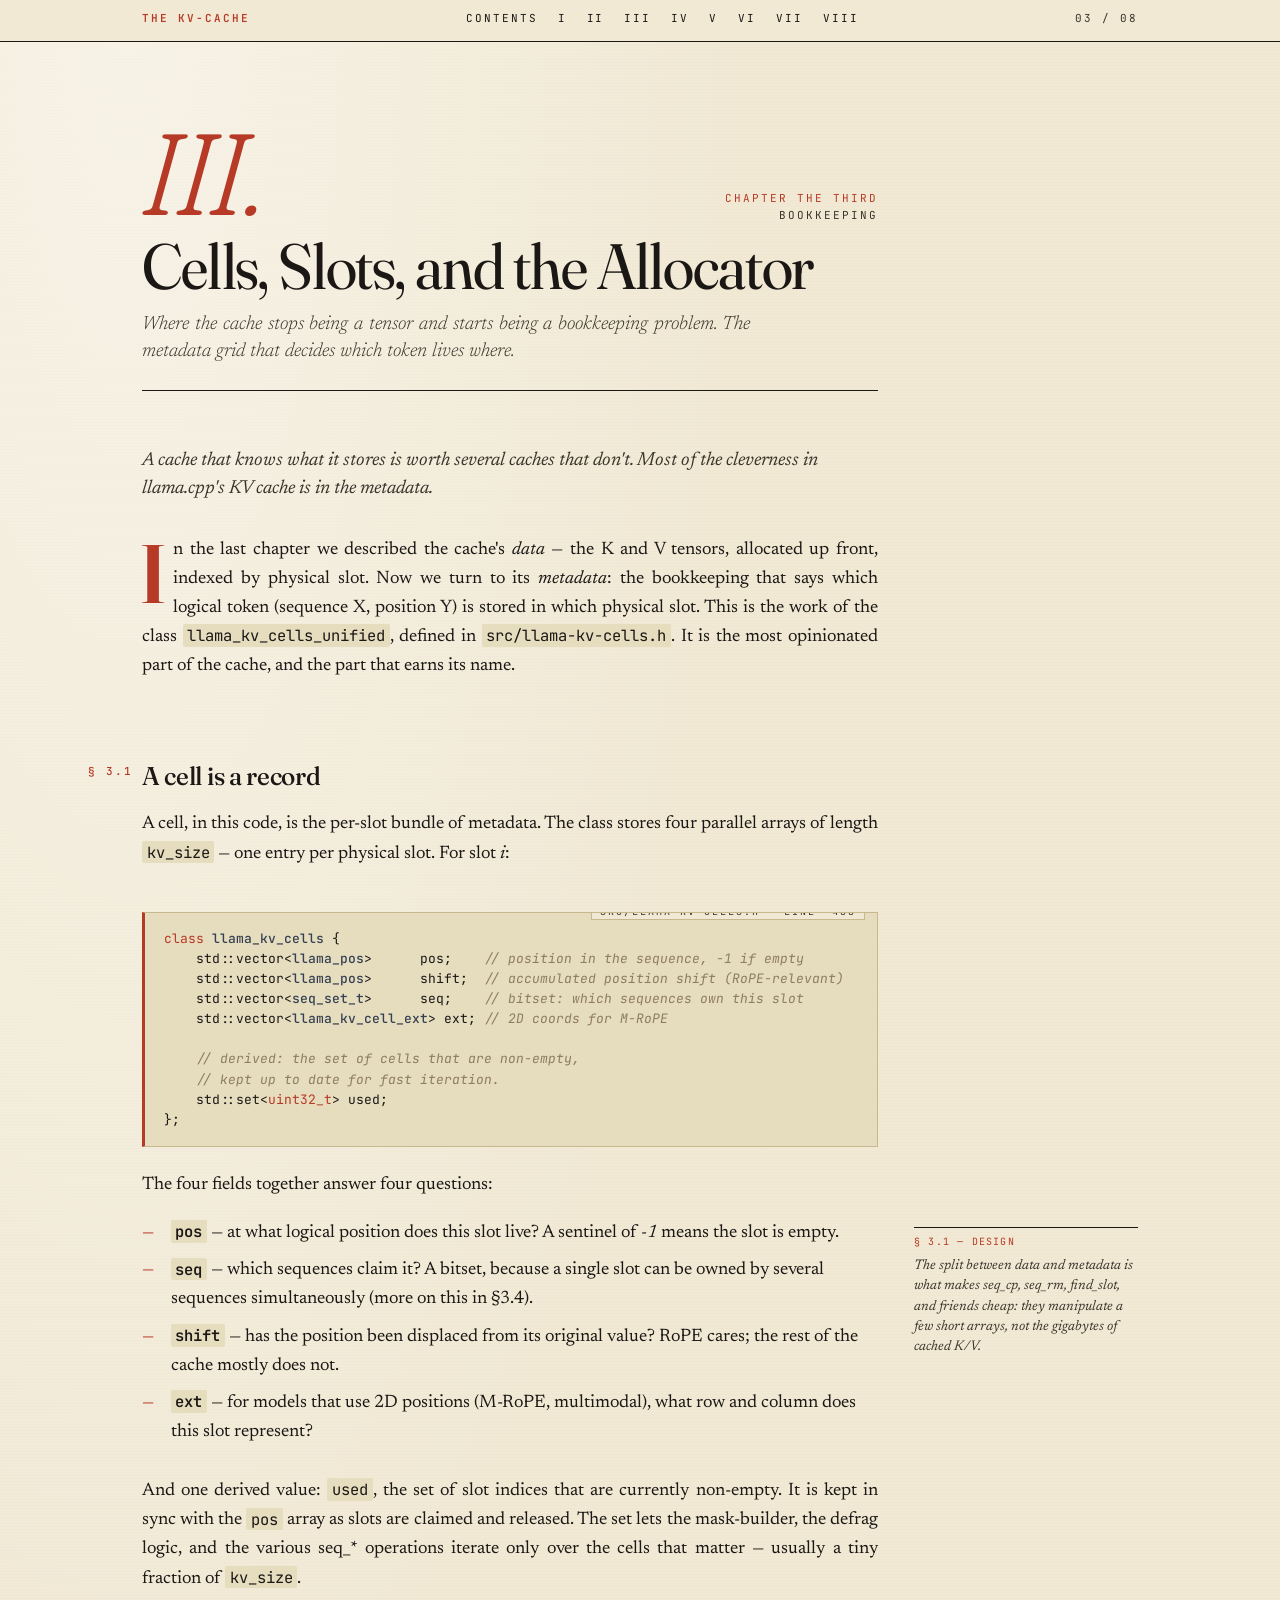
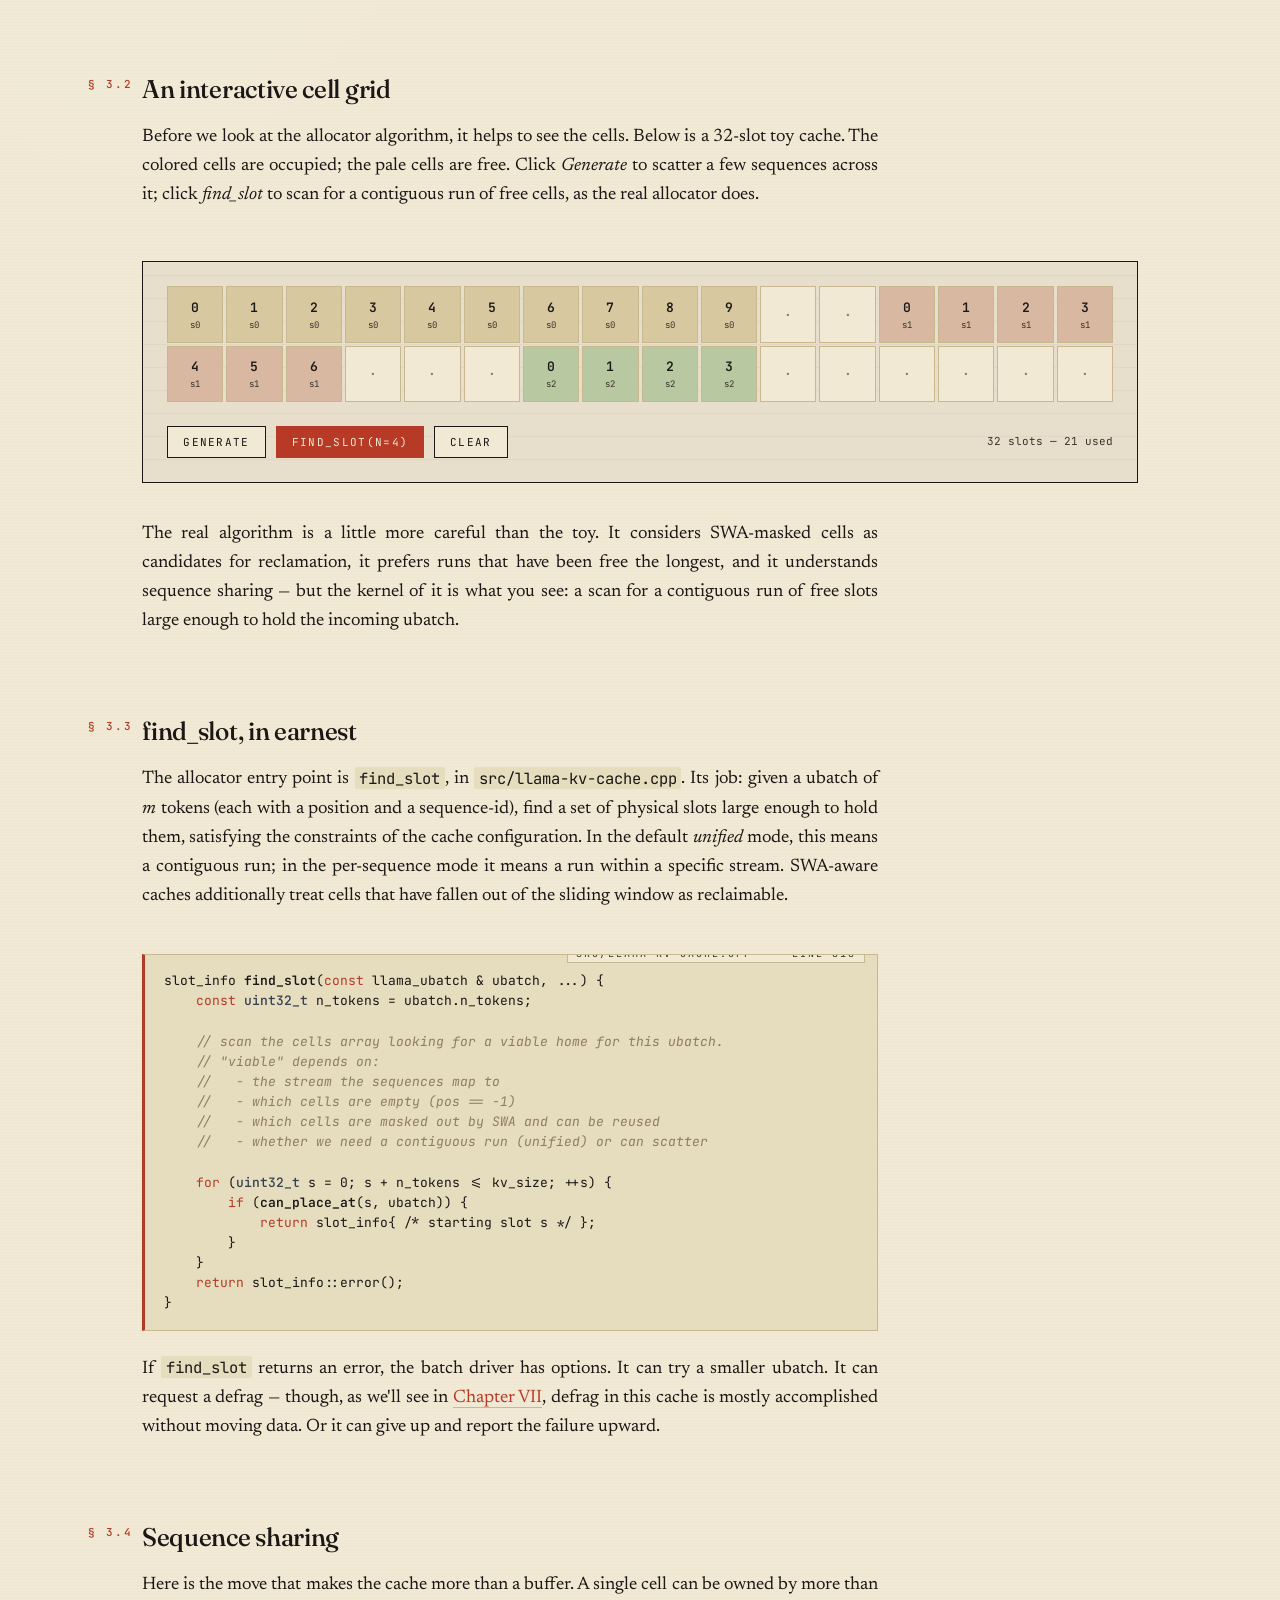
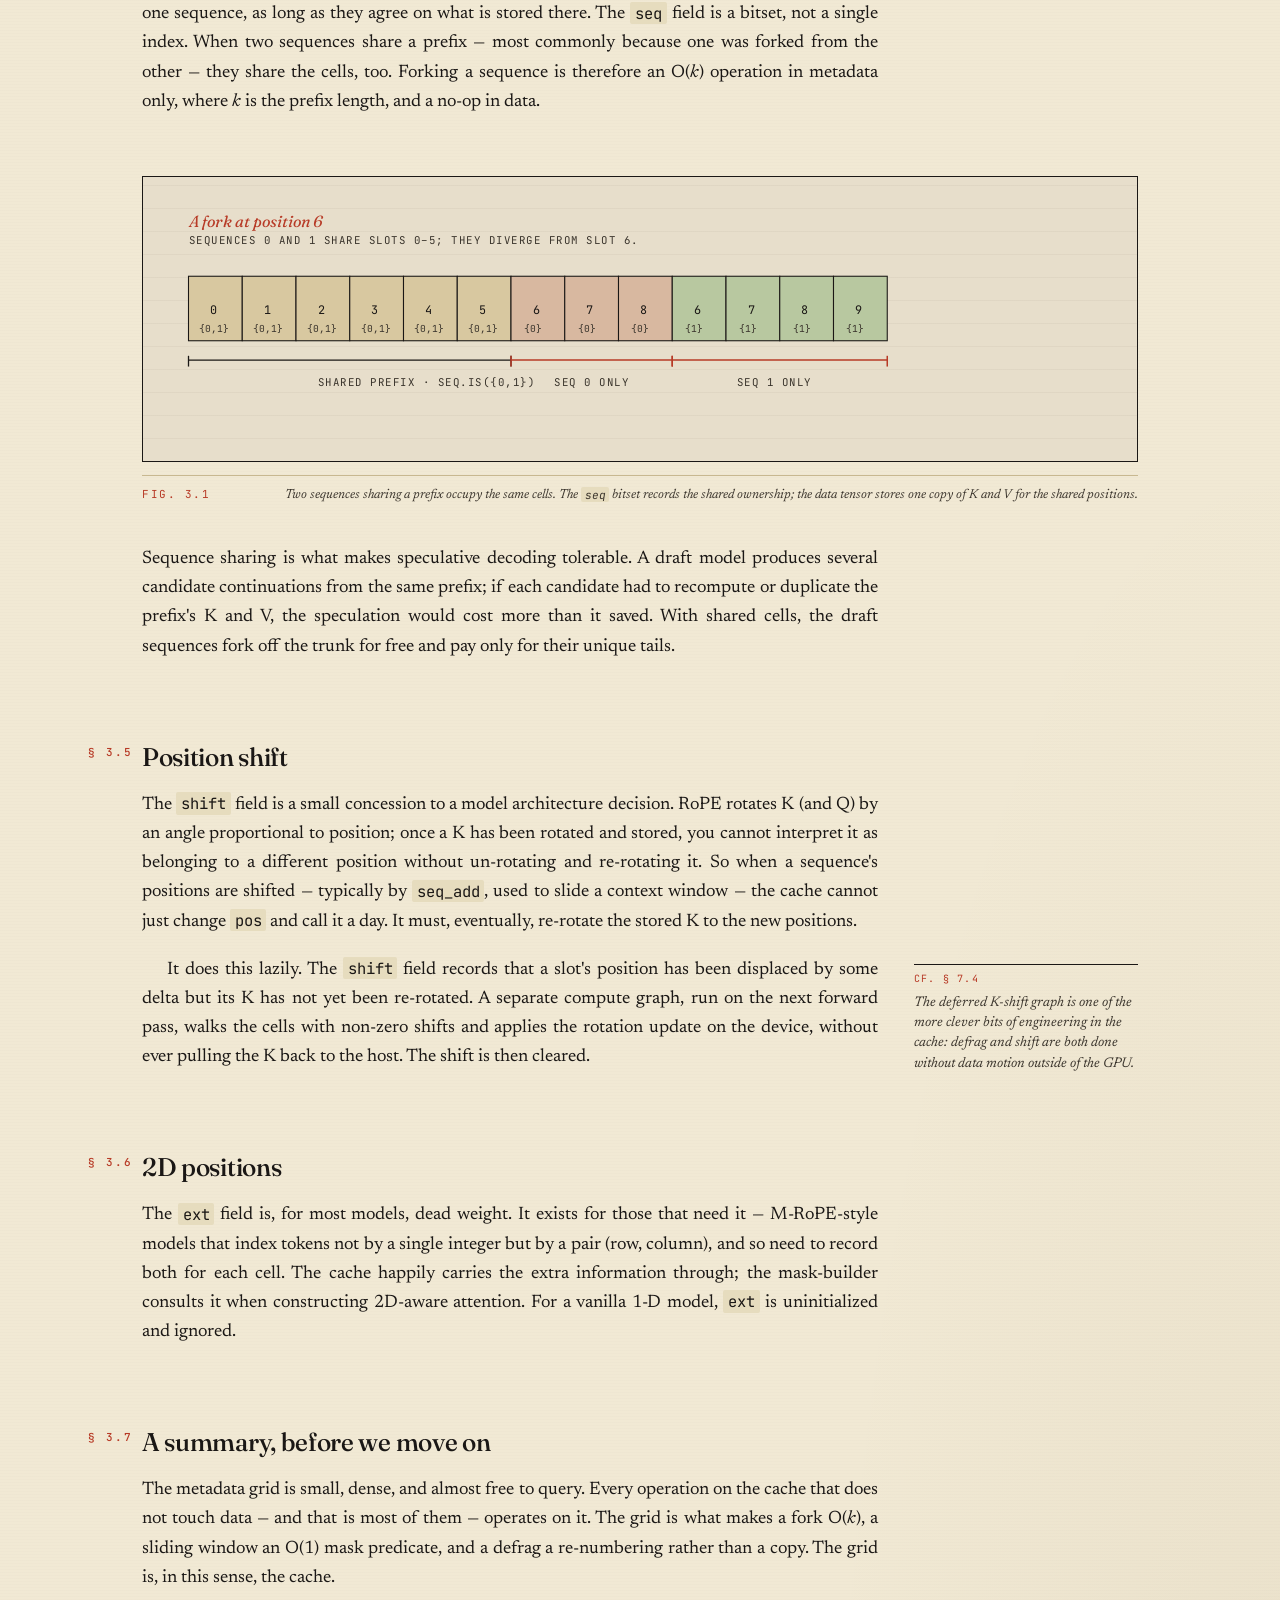
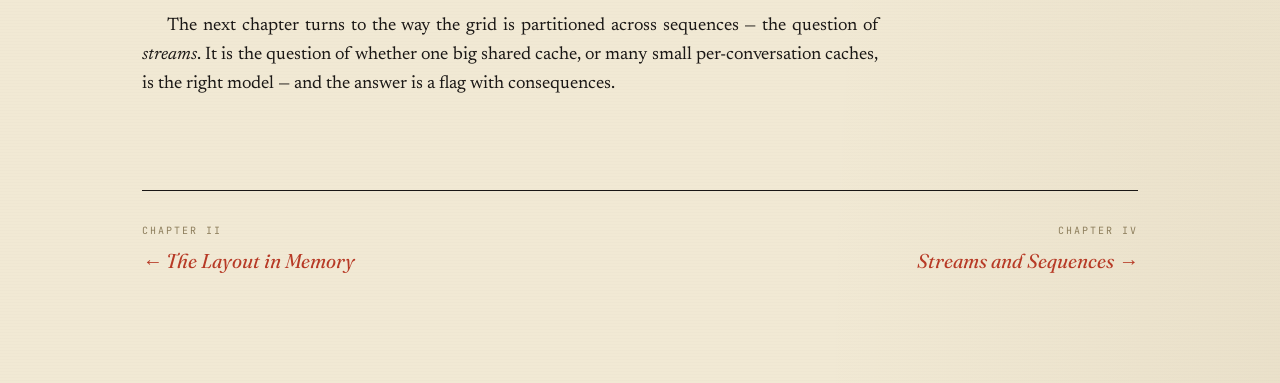
<file: kv-cache-explainer/03-cells.html>
<!doctype html>
<html lang="en">
<head>
  <meta charset="utf-8">
  <meta name="viewport" content="width=device-width, initial-scale=1">
  <title>III · Cells, Slots, and the Allocator — The KV-Cache</title>
  <link rel="stylesheet" href="styles.css">
</head>
<body>

<div class="running-head">
  <div class="inner">
    <span class="title">The KV-Cache</span>
    <div class="nav">
      <a href="index.html">Contents</a>
      <a href="01-why-cache.html">I</a>
      <a href="02-layout.html">II</a>
      <a href="03-cells.html" aria-current="page">III</a>
      <a href="04-streams.html">IV</a>
      <a href="05-iswa.html">V</a>
      <a href="06-mask.html">VI</a>
      <a href="07-operations.html">VII</a>
      <a href="08-beyond.html">VIII</a>
    </div>
    <span class="folio">03 / 08</span>
  </div>
</div>

<article class="page">

  <header class="chapter-head fade-up">
    <div class="chapter-number">III.</div>
    <div class="chapter-meta">
      <div class="kicker">Chapter the Third</div>
      <div>Bookkeeping</div>
    </div>
    <h1 class="chapter-title">Cells, Slots, and the Allocator</h1>
    <p class="chapter-subtitle">Where the cache stops being a tensor and starts being a bookkeeping problem. The metadata grid that decides which token lives where.</p>
  </header>

  <p class="lede fade-up d1">
    A cache that knows what it stores is worth several caches that don't.
    Most of the cleverness in <em>llama.cpp</em>'s KV cache is in the metadata.
  </p>

  <p class="dropcap">In the last chapter we described the cache's <em>data</em> — the K and V tensors, allocated up front, indexed by physical slot. Now we turn to its <em>metadata</em>: the bookkeeping that says which logical token (sequence X, position Y) is stored in which physical slot. This is the work of the class <code>llama_kv_cells_unified</code>, defined in <code>src/llama-kv-cells.h</code>. It is the most opinionated part of the cache, and the part that earns its name.</p>

  <h2 data-section="§ 3.1">A cell is a record</h2>

  <p>A cell, in this code, is the per-slot bundle of metadata. The class stores four parallel arrays of length <code>kv_size</code> — one entry per physical slot. For slot <em>i</em>:</p>

  <pre><span class="lbl">src/llama-kv-cells.h — line ~488</span><span class="kw">class</span> <span class="typ">llama_kv_cells</span> {
    std::vector&lt;<span class="typ">llama_pos</span>&gt;      pos;    <span class="cmt">// position in the sequence, -1 if empty</span>
    std::vector&lt;<span class="typ">llama_pos</span>&gt;      shift;  <span class="cmt">// accumulated position shift (RoPE-relevant)</span>
    std::vector&lt;<span class="typ">seq_set_t</span>&gt;      seq;    <span class="cmt">// bitset: which sequences own this slot</span>
    std::vector&lt;<span class="typ">llama_kv_cell_ext</span>&gt; ext; <span class="cmt">// 2D coords for M-RoPE</span>

    <span class="cmt">// derived: the set of cells that are non-empty,</span>
    <span class="cmt">// kept up to date for fast iteration.</span>
    std::set&lt;<span class="kw">uint32_t</span>&gt; used;
};</pre>

  <p>The four fields together answer four questions:</p>

  <ul class="dashes">
    <li><strong><code>pos</code></strong> — at what logical position does this slot live? A sentinel of <em>-1</em> means the slot is empty.</li>
    <li><strong><code>seq</code></strong> — which sequences claim it? A bitset, because a single slot can be owned by several sequences simultaneously (more on this in §3.4).</li>
    <li><strong><code>shift</code></strong> — has the position been displaced from its original value? RoPE cares; the rest of the cache mostly does not.</li>
    <li><strong><code>ext</code></strong> — for models that use 2D positions (M-RoPE, multimodal), what row and column does this slot represent?</li>
  </ul>

  <aside class="margin">
    <span class="ref">§ 3.1 — design</span>
    The split between data and metadata is what makes seq_cp, seq_rm, find_slot, and friends cheap: they manipulate a few short arrays, not the gigabytes of cached K/V.
  </aside>

  <p>And one derived value: <code>used</code>, the set of slot indices that are currently non-empty. It is kept in sync with the <code>pos</code> array as slots are claimed and released. The set lets the mask-builder, the defrag logic, and the various seq_* operations iterate only over the cells that matter — usually a tiny fraction of <code>kv_size</code>.</p>

  <h2 data-section="§ 3.2">An interactive cell grid</h2>

  <p>Before we look at the allocator algorithm, it helps to see the cells. Below is a 32-slot toy cache. The colored cells are occupied; the pale cells are free. Click <em>Generate</em> to scatter a few sequences across it; click <em>find_slot</em> to scan for a contiguous run of free cells, as the real allocator does.</p>

  <div class="full">
    <div class="diagram-frame cell-grid-demo">
      <div class="cells" id="cells"></div>
      <div class="controls">
        <button id="generate">Generate</button>
        <button id="findslot" class="primary">find_slot(n=4)</button>
        <button id="clearall">Clear</button>
        <div class="status" id="status">32 slots — 0 used</div>
      </div>
    </div>
  </div>

  <script>
    (function () {
      const N = 32;
      const root = document.getElementById('cells');
      const status = document.getElementById('status');
      let cells = new Array(N).fill(null);  // {pos, sid} or null

      // The real grid is 1×32 here; we re-style the CSS grid to 16-wide
      root.style.gridTemplateColumns = `repeat(${N/2}, 1fr)`;

      function render(highlight = -1, taken = []) {
        root.innerHTML = '';
        for (let i = 0; i < N; i++) {
          const div = document.createElement('div');
          const c = cells[i];
          let cls = 'cell ' + (c ? `s${c.sid}` : 'empty');
          if (i === highlight) cls += ' scan';
          if (taken.includes(i)) cls += ' taken';
          div.className = cls;
          if (c) {
            div.innerHTML = `<span class="pos">${c.pos}</span><span class="sid">s${c.sid}</span>`;
          } else {
            div.innerHTML = `<span class="pos">·</span>`;
          }
          root.appendChild(div);
        }
        const used = cells.filter(x => x).length;
        status.textContent = `${N} slots — ${used} used`;
      }

      function generate() {
        cells = new Array(N).fill(null);
        // sequence 0 occupies positions 0..9 in slots 0..9
        for (let i = 0; i < 10; i++) cells[i] = { pos: i, sid: 0 };
        // small gap, then sequence 1 in slots 12..18
        for (let i = 0; i < 7; i++) cells[12 + i] = { pos: i, sid: 1 };
        // sequence 2 occupies slots 22..25 leaving room at the end
        for (let i = 0; i < 4; i++) cells[22 + i] = { pos: i, sid: 2 };
        render();
      }

      function findSlot(n) {
        let i = 0;
        const interval = setInterval(() => {
          if (i > N - n) {
            clearInterval(interval);
            status.textContent = `find_slot(${n}) → no contiguous run found`;
            render();
            return;
          }
          // check if cells[i..i+n] are all empty
          let ok = true;
          for (let k = 0; k < n; k++) if (cells[i + k]) { ok = false; break; }
          if (ok) {
            clearInterval(interval);
            const taken = [];
            // claim them as a new sequence (sid 1 reuse for color)
            for (let k = 0; k < n; k++) {
              cells[i + k] = { pos: k, sid: 1 };
              taken.push(i + k);
            }
            render(-1, taken);
            status.textContent = `find_slot(${n}) → ran starting at slot ${i}`;
            return;
          }
          render(i);
          i++;
        }, 90);
      }

      document.getElementById('generate').addEventListener('click', generate);
      document.getElementById('findslot').addEventListener('click', () => findSlot(4));
      document.getElementById('clearall').addEventListener('click', () => {
        cells = new Array(N).fill(null);
        render();
      });

      generate();
    })();
  </script>

  <p style="margin-top:0.3rem;">The real algorithm is a little more careful than the toy. It considers SWA-masked cells as candidates for reclamation, it prefers runs that have been free the longest, and it understands sequence sharing — but the kernel of it is what you see: a scan for a contiguous run of free slots large enough to hold the incoming ubatch.</p>

  <h2 data-section="§ 3.3">find_slot, in earnest</h2>

  <p>The allocator entry point is <code>find_slot</code>, in <code>src/llama-kv-cache.cpp</code>. Its job: given a ubatch of <em>m</em> tokens (each with a position and a sequence-id), find a set of physical slots large enough to hold them, satisfying the constraints of the cache configuration. In the default <em>unified</em> mode, this means a contiguous run; in the per-sequence mode it means a run within a specific stream. SWA-aware caches additionally treat cells that have fallen out of the sliding window as reclaimable.</p>

  <pre><span class="lbl">src/llama-kv-cache.cpp — ~ line 818</span>slot_info <span class="fn">find_slot</span>(<span class="kw">const</span> llama_ubatch &amp; ubatch, ...) {
    <span class="kw">const</span> <span class="typ">uint32_t</span> n_tokens = ubatch.n_tokens;

    <span class="cmt">// scan the cells array looking for a viable home for this ubatch.</span>
    <span class="cmt">// "viable" depends on:</span>
    <span class="cmt">//   - the stream the sequences map to</span>
    <span class="cmt">//   - which cells are empty (pos == -1)</span>
    <span class="cmt">//   - which cells are masked out by SWA and can be reused</span>
    <span class="cmt">//   - whether we need a contiguous run (unified) or can scatter</span>

    <span class="kw">for</span> (<span class="typ">uint32_t</span> s = 0; s + n_tokens &lt;= kv_size; ++s) {
        <span class="kw">if</span> (<span class="fn">can_place_at</span>(s, ubatch)) {
            <span class="kw">return</span> slot_info{ /* starting slot s */ };
        }
    }
    <span class="kw">return</span> slot_info::error();
}</pre>

  <p>If <code>find_slot</code> returns an error, the batch driver has options. It can try a smaller ubatch. It can request a defrag — though, as we'll see in <a href="07-operations.html">Chapter VII</a>, defrag in this cache is mostly accomplished without moving data. Or it can give up and report the failure upward.</p>

  <h2 data-section="§ 3.4">Sequence sharing</h2>

  <p>Here is the move that makes the cache more than a buffer. A single cell can be owned by more than one sequence, as long as they agree on what is stored there. The <code>seq</code> field is a bitset, not a single index. When two sequences share a prefix — most commonly because one was forked from the other — they share the cells, too. Forking a sequence is therefore an O(<em>k</em>) operation in metadata only, where <em>k</em> is the prefix length, and a no-op in data.</p>

  <figure class="full">
    <div class="diagram-frame">
      <svg viewBox="0 0 880 220" xmlns="http://www.w3.org/2000/svg">
        <!-- title -->
        <text class="dg-title" x="20" y="24">A fork at position 6</text>
        <text class="dg-label" x="20" y="40">sequences 0 and 1 share slots 0–5; they diverge from slot 6.</text>

        <!-- the cell strip -->
        <g transform="translate(20, 70)">
          <!-- 14 cells -->
          <g>
            <!-- shared -->
            <g>
              <rect x="0"   y="0" width="50" height="60" fill="#d8c8a0" stroke="#1a1715"/>
              <rect x="50"  y="0" width="50" height="60" fill="#d8c8a0" stroke="#1a1715"/>
              <rect x="100" y="0" width="50" height="60" fill="#d8c8a0" stroke="#1a1715"/>
              <rect x="150" y="0" width="50" height="60" fill="#d8c8a0" stroke="#1a1715"/>
              <rect x="200" y="0" width="50" height="60" fill="#d8c8a0" stroke="#1a1715"/>
              <rect x="250" y="0" width="50" height="60" fill="#d8c8a0" stroke="#1a1715"/>
            </g>
            <!-- seq 0 continuation -->
            <g>
              <rect x="300" y="0" width="50" height="60" fill="#d8b8a0" stroke="#1a1715"/>
              <rect x="350" y="0" width="50" height="60" fill="#d8b8a0" stroke="#1a1715"/>
              <rect x="400" y="0" width="50" height="60" fill="#d8b8a0" stroke="#1a1715"/>
            </g>
            <!-- seq 1 continuation -->
            <g>
              <rect x="450" y="0" width="50" height="60" fill="#b8c8a0" stroke="#1a1715"/>
              <rect x="500" y="0" width="50" height="60" fill="#b8c8a0" stroke="#1a1715"/>
              <rect x="550" y="0" width="50" height="60" fill="#b8c8a0" stroke="#1a1715"/>
              <rect x="600" y="0" width="50" height="60" fill="#b8c8a0" stroke="#1a1715"/>
            </g>
            <!-- positions -->
            <g class="dg-text">
              <text x="20"  y="35">0</text>
              <text x="70"  y="35">1</text>
              <text x="120" y="35">2</text>
              <text x="170" y="35">3</text>
              <text x="220" y="35">4</text>
              <text x="270" y="35">5</text>
              <text x="320" y="35">6</text>
              <text x="370" y="35">7</text>
              <text x="420" y="35">8</text>
              <text x="470" y="35">6</text>
              <text x="520" y="35">7</text>
              <text x="570" y="35">8</text>
              <text x="620" y="35">9</text>
            </g>
            <!-- seq labels in cells -->
            <g style="font-family:var(--mono); font-size:9px; fill:#3a342c;">
              <text x="10"  y="52">{0,1}</text>
              <text x="60"  y="52">{0,1}</text>
              <text x="110" y="52">{0,1}</text>
              <text x="160" y="52">{0,1}</text>
              <text x="210" y="52">{0,1}</text>
              <text x="260" y="52">{0,1}</text>
              <text x="312" y="52">{0}</text>
              <text x="362" y="52">{0}</text>
              <text x="412" y="52">{0}</text>
              <text x="462" y="52">{1}</text>
              <text x="512" y="52">{1}</text>
              <text x="562" y="52">{1}</text>
              <text x="612" y="52">{1}</text>
            </g>
          </g>

          <!-- bracket: shared -->
          <g transform="translate(0, 78)">
            <line x1="0" y1="0" x2="300" y2="0" class="dg-stroke"/>
            <line x1="0" y1="-4" x2="0" y2="6" class="dg-stroke"/>
            <line x1="300" y1="-4" x2="300" y2="6" class="dg-stroke"/>
            <text class="dg-label" x="120" y="24">shared prefix · seq.is({0,1})</text>
          </g>
          <!-- bracket: seq 0 -->
          <g transform="translate(300, 78)">
            <line x1="0" y1="0" x2="150" y2="0" class="dg-accent"/>
            <line x1="0" y1="-4" x2="0" y2="6" class="dg-accent"/>
            <line x1="150" y1="-4" x2="150" y2="6" class="dg-accent"/>
            <text class="dg-label" x="40" y="24" fill="#b73a26">seq 0 only</text>
          </g>
          <!-- bracket: seq 1 -->
          <g transform="translate(450, 78)">
            <line x1="0" y1="0" x2="200" y2="0" class="dg-accent"/>
            <line x1="0" y1="-4" x2="0" y2="6" class="dg-accent"/>
            <line x1="200" y1="-4" x2="200" y2="6" class="dg-accent"/>
            <text class="dg-label" x="60" y="24" fill="#b73a26">seq 1 only</text>
          </g>
        </g>
      </svg>
    </div>
    <figcaption>
      <span class="fig-num">Fig. 3.1</span>
      <span class="fig-desc">Two sequences sharing a prefix occupy the same cells. The <code>seq</code> bitset records the shared ownership; the data tensor stores one copy of K and V for the shared positions.</span>
    </figcaption>
  </figure>

  <p>Sequence sharing is what makes speculative decoding tolerable. A draft model produces several candidate continuations from the same prefix; if each candidate had to recompute or duplicate the prefix's K and V, the speculation would cost more than it saved. With shared cells, the draft sequences fork off the trunk for free and pay only for their unique tails.</p>

  <h2 data-section="§ 3.5">Position shift</h2>

  <p>The <code>shift</code> field is a small concession to a model architecture decision. RoPE rotates K (and Q) by an angle proportional to position; once a K has been rotated and stored, you cannot interpret it as belonging to a different position without un-rotating and re-rotating it. So when a sequence's positions are shifted — typically by <code>seq_add</code>, used to slide a context window — the cache cannot just change <code>pos</code> and call it a day. It must, eventually, re-rotate the stored K to the new positions.</p>

  <p>It does this lazily. The <code>shift</code> field records that a slot's position has been displaced by some delta but its K has not yet been re-rotated. A separate compute graph, run on the next forward pass, walks the cells with non-zero shifts and applies the rotation update on the device, without ever pulling the K back to the host. The shift is then cleared.</p>

  <aside class="margin">
    <span class="ref">cf. § 7.4</span>
    The deferred K-shift graph is one of the more clever bits of engineering in the cache: defrag and shift are both done <em>without</em> data motion outside of the GPU.
  </aside>

  <h2 data-section="§ 3.6">2D positions</h2>

  <p>The <code>ext</code> field is, for most models, dead weight. It exists for those that need it — M-RoPE-style models that index tokens not by a single integer but by a pair (row, column), and so need to record both for each cell. The cache happily carries the extra information through; the mask-builder consults it when constructing 2D-aware attention. For a vanilla 1-D model, <code>ext</code> is uninitialized and ignored.</p>

  <h2 data-section="§ 3.7">A summary, before we move on</h2>

  <p>The metadata grid is small, dense, and almost free to query. Every operation on the cache that does not touch data — and that is most of them — operates on it. The grid is what makes a fork O(<em>k</em>), a sliding window an O(1) mask predicate, and a defrag a re-numbering rather than a copy. The grid is, in this sense, the cache.</p>

  <p>The next chapter turns to the way the grid is partitioned across sequences — the question of <em>streams</em>. It is the question of whether one big shared cache, or many small per-conversation caches, is the right model — and the answer is a flag with consequences.</p>

  <nav class="footer-nav">
    <a href="02-layout.html" class="prev">
      <span class="label">Chapter II</span>
      <span class="ttl">The Layout in Memory</span>
    </a>
    <a href="04-streams.html" class="next">
      <span class="label">Chapter IV</span>
      <span class="ttl">Streams and Sequences</span>
    </a>
  </nav>

</article>

</body>
</html>
</file>
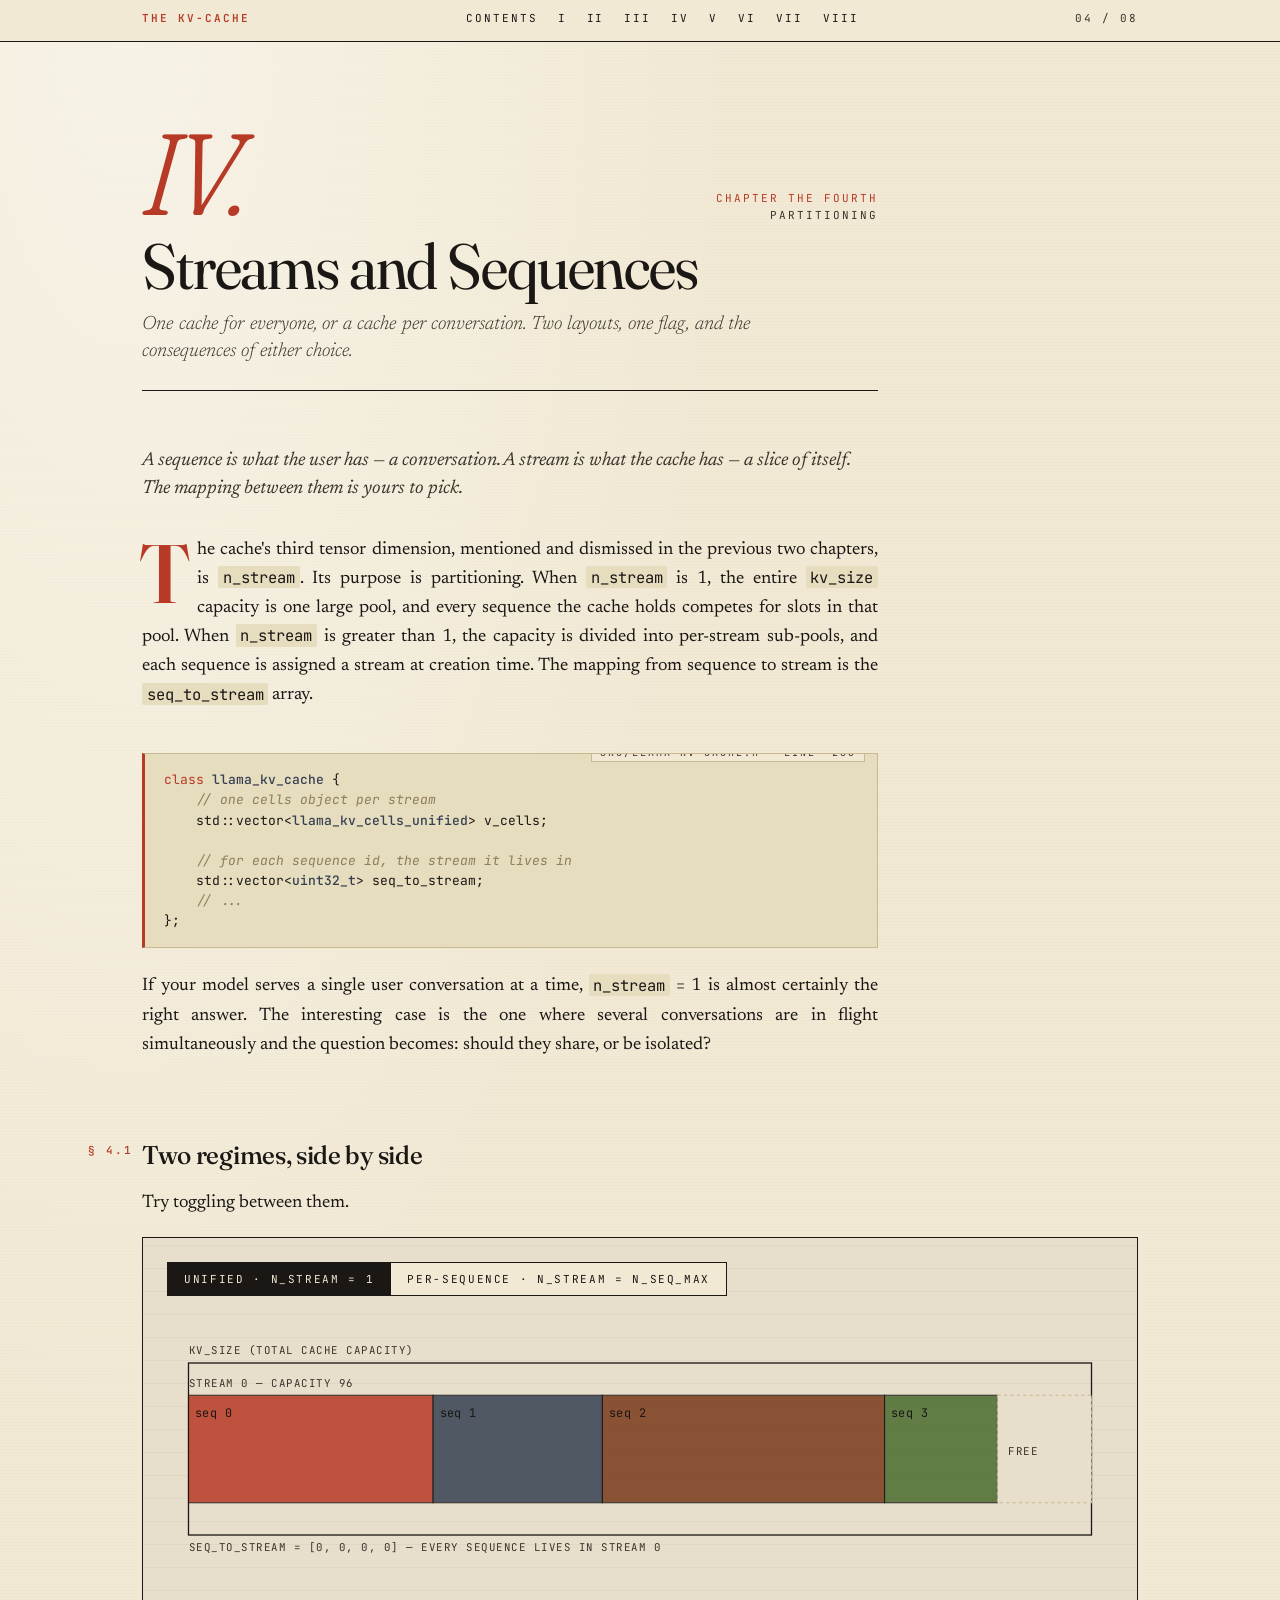
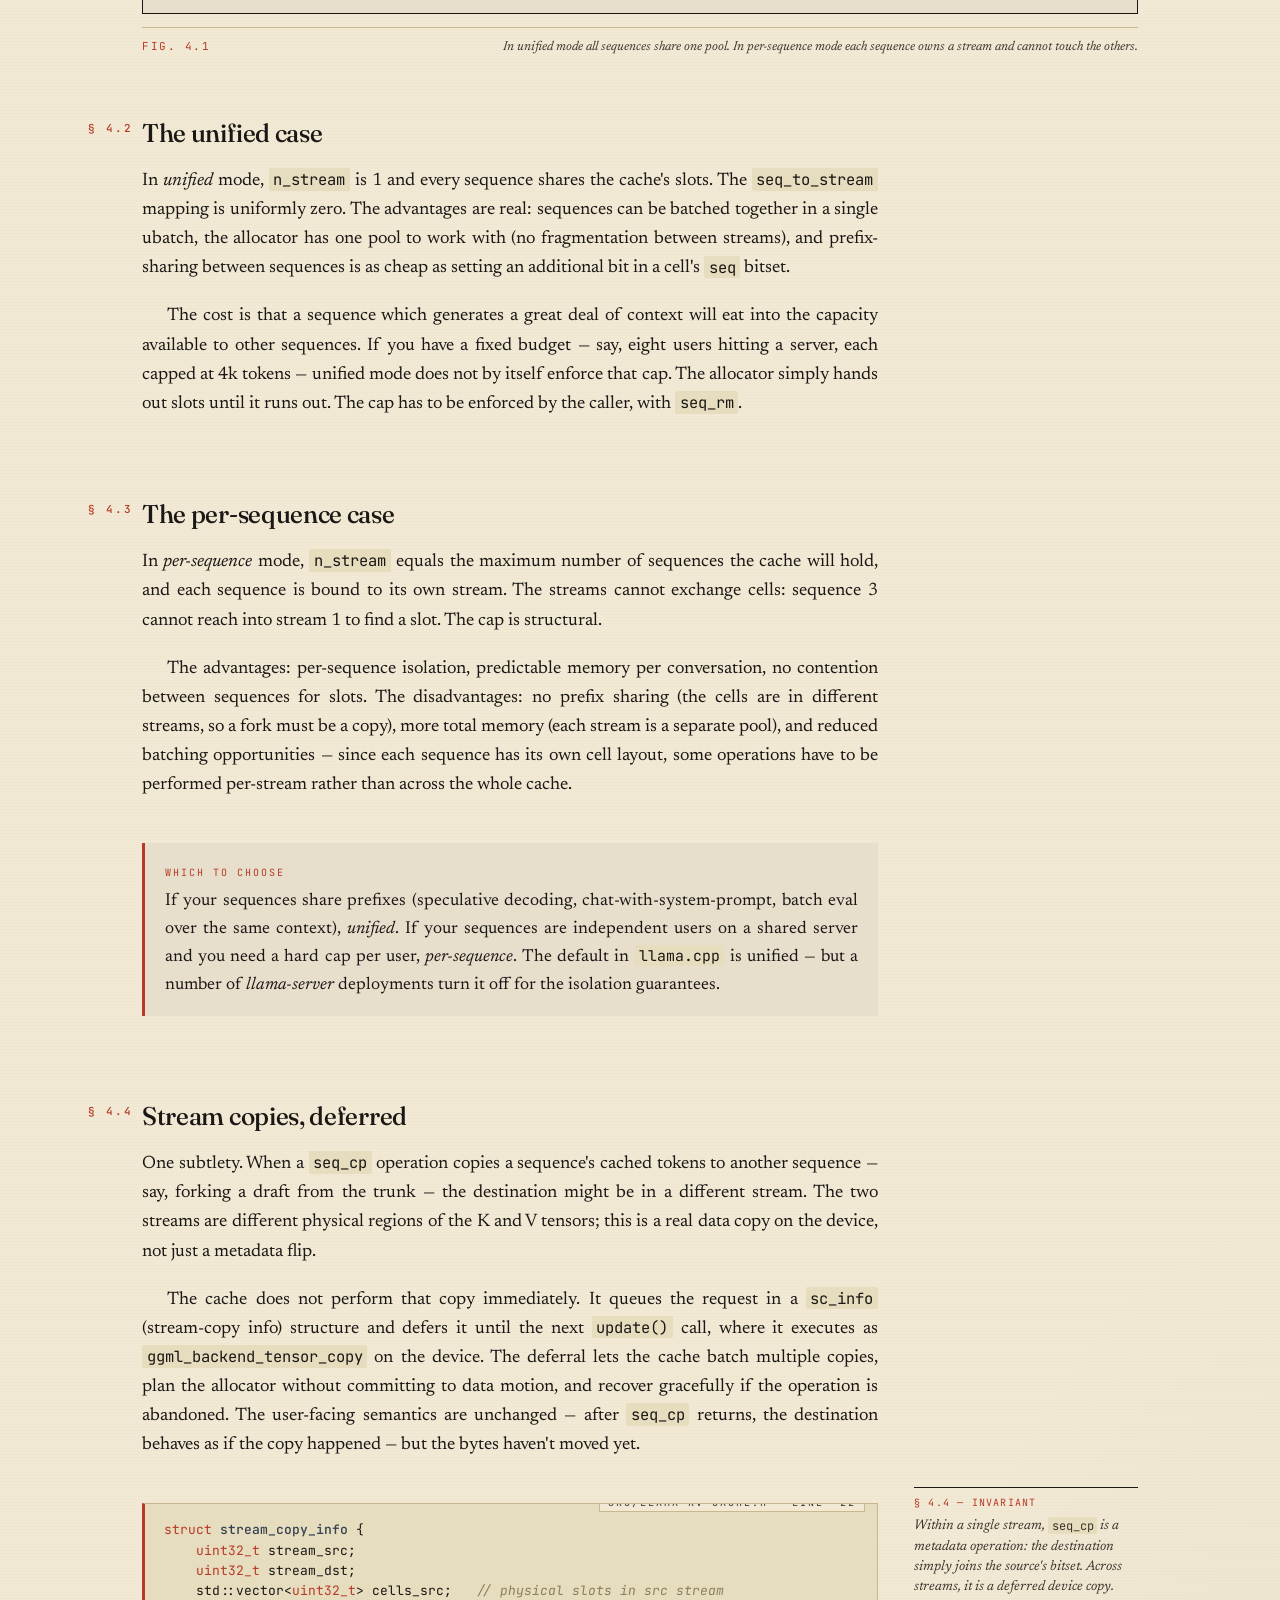
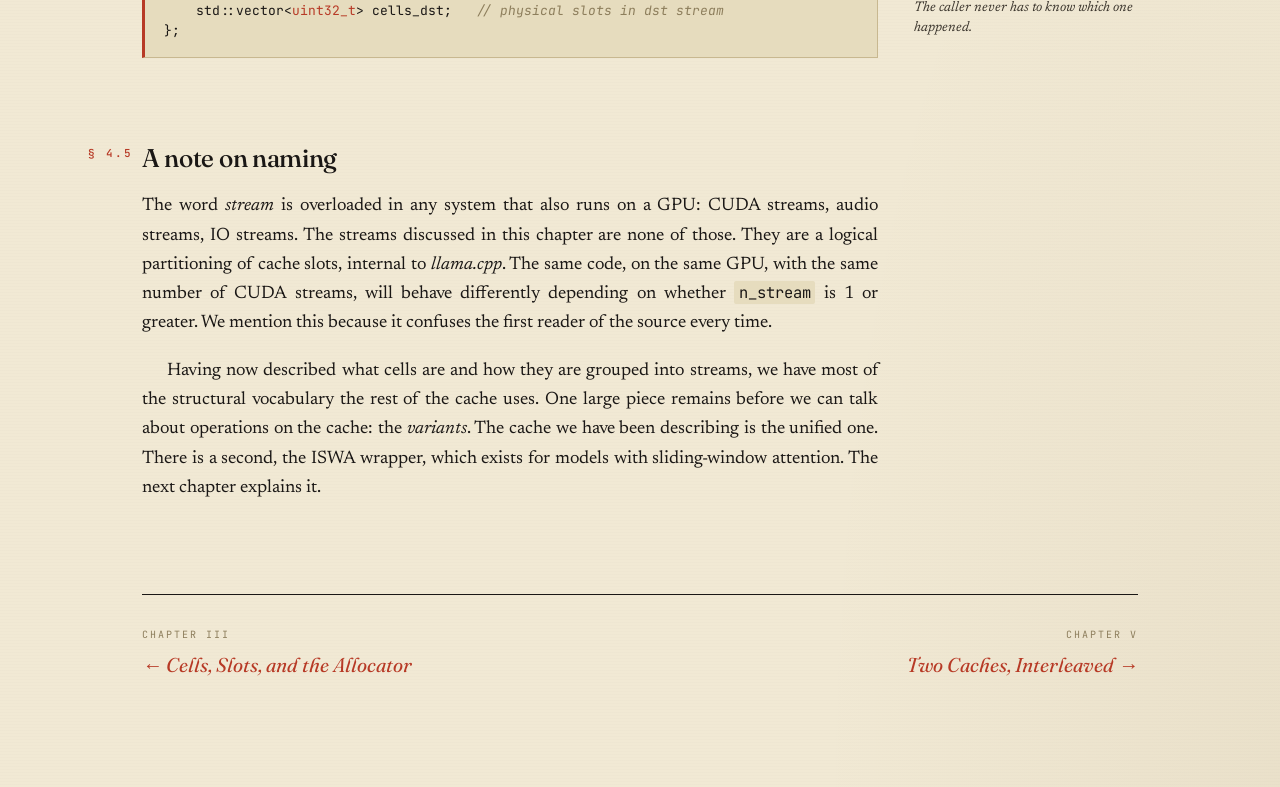
<file: kv-cache-explainer/04-streams.html>
<!doctype html>
<html lang="en">
<head>
  <meta charset="utf-8">
  <meta name="viewport" content="width=device-width, initial-scale=1">
  <title>IV · Streams and Sequences — The KV-Cache</title>
  <link rel="stylesheet" href="styles.css">
</head>
<body>

<div class="running-head">
  <div class="inner">
    <span class="title">The KV-Cache</span>
    <div class="nav">
      <a href="index.html">Contents</a>
      <a href="01-why-cache.html">I</a>
      <a href="02-layout.html">II</a>
      <a href="03-cells.html">III</a>
      <a href="04-streams.html" aria-current="page">IV</a>
      <a href="05-iswa.html">V</a>
      <a href="06-mask.html">VI</a>
      <a href="07-operations.html">VII</a>
      <a href="08-beyond.html">VIII</a>
    </div>
    <span class="folio">04 / 08</span>
  </div>
</div>

<article class="page">

  <header class="chapter-head fade-up">
    <div class="chapter-number">IV.</div>
    <div class="chapter-meta">
      <div class="kicker">Chapter the Fourth</div>
      <div>Partitioning</div>
    </div>
    <h1 class="chapter-title">Streams and Sequences</h1>
    <p class="chapter-subtitle">One cache for everyone, or a cache per conversation. Two layouts, one flag, and the consequences of either choice.</p>
  </header>

  <p class="lede fade-up d1">
    A sequence is what the user has — a conversation. A stream is what the cache has —
    a slice of itself. The mapping between them is yours to pick.
  </p>

  <p class="dropcap">The cache's third tensor dimension, mentioned and dismissed in the previous two chapters, is <code>n_stream</code>. Its purpose is partitioning. When <code>n_stream</code> is 1, the entire <code>kv_size</code> capacity is one large pool, and every sequence the cache holds competes for slots in that pool. When <code>n_stream</code> is greater than 1, the capacity is divided into per-stream sub-pools, and each sequence is assigned a stream at creation time. The mapping from sequence to stream is the <code>seq_to_stream</code> array.</p>

  <pre><span class="lbl">src/llama-kv-cache.h — line ~263</span><span class="kw">class</span> <span class="typ">llama_kv_cache</span> {
    <span class="cmt">// one cells object per stream</span>
    std::vector&lt;<span class="typ">llama_kv_cells_unified</span>&gt; v_cells;

    <span class="cmt">// for each sequence id, the stream it lives in</span>
    std::vector&lt;<span class="typ">uint32_t</span>&gt; seq_to_stream;
    <span class="cmt">// ...</span>
};</pre>

  <p>If your model serves a single user conversation at a time, <code>n_stream</code> = 1 is almost certainly the right answer. The interesting case is the one where several conversations are in flight simultaneously and the question becomes: should they share, or be isolated?</p>

  <h2 data-section="§ 4.1">Two regimes, side by side</h2>

  <p>Try toggling between them.</p>

  <div class="full">
    <div class="diagram-frame">
      <div class="toggle-group" id="mode-toggle">
        <button class="active" data-mode="unified">Unified · n_stream = 1</button>
        <button data-mode="per-seq">Per-sequence · n_stream = n_seq_max</button>
      </div>

      <svg id="stream-svg" viewBox="0 0 880 240" xmlns="http://www.w3.org/2000/svg" style="margin-top:0.5rem;">
        <!-- frame -->
        <rect x="20" y="40" width="840" height="160" class="dg-stroke" fill="none"/>
        <text class="dg-label" x="20" y="32">kv_size  (total cache capacity)</text>

        <!-- stream group: rendered by JS -->
        <g id="streams"></g>

        <!-- seq_to_stream legend -->
        <g transform="translate(20, 215)" id="legend"></g>
      </svg>
    </div>
    <figcaption>
      <span class="fig-num">Fig. 4.1</span>
      <span class="fig-desc">In unified mode all sequences share one pool. In per-sequence mode each sequence owns a stream and cannot touch the others.</span>
    </figcaption>
  </div>

  <script>
    (function () {
      const SEQS = [
        { sid: 0, len: 26, color: '#b73a26' },
        { sid: 1, len: 18, color: '#354152' },
        { sid: 2, len: 30, color: '#7a3a1c' },
        { sid: 3, len: 12, color: '#4a6b2e' },
      ];
      const TOTAL = 96; // total slots in the figure
      const W = 840, X0 = 20, Y0 = 40, H = 160;

      function draw(mode) {
        const streams = document.getElementById('streams');
        const legend = document.getElementById('legend');
        streams.innerHTML = '';
        legend.innerHTML = '';

        if (mode === 'unified') {
          // single pool: sequences laid down in order
          let cursor = 0;
          for (const s of SEQS) {
            const x = X0 + (cursor / TOTAL) * W;
            const w = (s.len / TOTAL) * W;
            streams.insertAdjacentHTML('beforeend',
              `<rect x="${x}" y="${Y0 + 30}" width="${w}" height="100" fill="${s.color}" opacity="0.85" stroke="#1a1715"/>` +
              `<text x="${x + 6}" y="${Y0 + 50}" class="dg-text" fill="#f1e9d4">seq ${s.sid}</text>`
            );
            cursor += s.len;
          }
          // free space
          const fx = X0 + (cursor / TOTAL) * W;
          const fw = W - (cursor / TOTAL) * W;
          if (fw > 0) {
            streams.insertAdjacentHTML('beforeend',
              `<rect x="${fx}" y="${Y0 + 30}" width="${fw}" height="100" fill="#e7decb" stroke="#c8b890" stroke-dasharray="3 3"/>` +
              `<text x="${fx + 10}" y="${Y0 + 86}" class="dg-label">free</text>`
            );
          }
          // label
          streams.insertAdjacentHTML('beforeend',
            `<text x="20" y="${Y0 + 22}" class="dg-label" fill="#b73a26">stream 0  — capacity ${TOTAL}</text>`
          );

          // legend
          legend.insertAdjacentHTML('beforeend',
            `<text x="0" y="0" class="dg-label">seq_to_stream = [0, 0, 0, 0]   —   every sequence lives in stream 0</text>`
          );
        } else {
          // per-sequence: 4 streams of equal width
          const PER = TOTAL / 4; // 24 slots each
          for (let i = 0; i < SEQS.length; i++) {
            const s = SEQS[i];
            const lane = i;
            const x = X0 + (lane * (W / 4));
            const w = (W / 4);
            // lane background
            streams.insertAdjacentHTML('beforeend',
              `<rect x="${x}" y="${Y0 + 30}" width="${w}" height="100" fill="#e7decb" stroke="#c8b890"/>`
            );
            // occupancy
            const occ = Math.min(s.len, PER) / PER * w;
            streams.insertAdjacentHTML('beforeend',
              `<rect x="${x}" y="${Y0 + 30}" width="${occ}" height="100" fill="${s.color}" opacity="0.85" stroke="#1a1715"/>`
            );
            // overflow indicator
            if (s.len > PER) {
              streams.insertAdjacentHTML('beforeend',
                `<text x="${x + w/2 - 30}" y="${Y0 + 152}" class="dg-label" fill="#b73a26">overflow!</text>`
              );
            }
            // lane label
            streams.insertAdjacentHTML('beforeend',
              `<text x="${x + 6}" y="${Y0 + 22}" class="dg-label" fill="#b73a26">stream ${i}</text>` +
              `<text x="${x + 6}" y="${Y0 + 50}" class="dg-text" fill="#f1e9d4">seq ${s.sid}</text>`
            );
            // lane divider
            if (i > 0) {
              streams.insertAdjacentHTML('beforeend',
                `<line x1="${x}" y1="${Y0 + 30}" x2="${x}" y2="${Y0 + 130}" stroke="#1a1715" stroke-width="1.2"/>`
              );
            }
          }
          legend.insertAdjacentHTML('beforeend',
            `<text x="0" y="0" class="dg-label">seq_to_stream = [0, 1, 2, 3]   —   one stream per sequence, no sharing</text>`
          );
        }
      }

      document.querySelectorAll('#mode-toggle button').forEach(b => {
        b.addEventListener('click', e => {
          document.querySelectorAll('#mode-toggle button').forEach(x => x.classList.remove('active'));
          b.classList.add('active');
          draw(b.dataset.mode);
        });
      });
      draw('unified');
    })();
  </script>

  <h2 data-section="§ 4.2">The unified case</h2>

  <p>In <em>unified</em> mode, <code>n_stream</code> is 1 and every sequence shares the cache's slots. The <code>seq_to_stream</code> mapping is uniformly zero. The advantages are real: sequences can be batched together in a single ubatch, the allocator has one pool to work with (no fragmentation between streams), and prefix-sharing between sequences is as cheap as setting an additional bit in a cell's <code>seq</code> bitset.</p>

  <p>The cost is that a sequence which generates a great deal of context will eat into the capacity available to other sequences. If you have a fixed budget — say, eight users hitting a server, each capped at 4k tokens — unified mode does not by itself enforce that cap. The allocator simply hands out slots until it runs out. The cap has to be enforced by the caller, with <code>seq_rm</code>.</p>

  <h2 data-section="§ 4.3">The per-sequence case</h2>

  <p>In <em>per-sequence</em> mode, <code>n_stream</code> equals the maximum number of sequences the cache will hold, and each sequence is bound to its own stream. The streams cannot exchange cells: sequence 3 cannot reach into stream 1 to find a slot. The cap is structural.</p>

  <p>The advantages: per-sequence isolation, predictable memory per conversation, no contention between sequences for slots. The disadvantages: no prefix sharing (the cells are in different streams, so a fork must be a copy), more total memory (each stream is a separate pool), and reduced batching opportunities — since each sequence has its own cell layout, some operations have to be performed per-stream rather than across the whole cache.</p>

  <div class="callout">
    <span class="label">Which to choose</span>
    <p>If your sequences share prefixes (speculative decoding, chat-with-system-prompt, batch eval over the same context), <em>unified</em>. If your sequences are independent users on a shared server and you need a hard cap per user, <em>per-sequence</em>. The default in <code>llama.cpp</code> is unified — but a number of <em>llama-server</em> deployments turn it off for the isolation guarantees.</p>
  </div>

  <h2 data-section="§ 4.4">Stream copies, deferred</h2>

  <p>One subtlety. When a <code>seq_cp</code> operation copies a sequence's cached tokens to another sequence — say, forking a draft from the trunk — the destination might be in a different stream. The two streams are different physical regions of the K and V tensors; this is a real data copy on the device, not just a metadata flip.</p>

  <p>The cache does not perform that copy immediately. It queues the request in a <code>sc_info</code> (stream-copy info) structure and defers it until the next <code>update()</code> call, where it executes as <code>ggml_backend_tensor_copy</code> on the device. The deferral lets the cache batch multiple copies, plan the allocator without committing to data motion, and recover gracefully if the operation is abandoned. The user-facing semantics are unchanged — after <code>seq_cp</code> returns, the destination behaves as if the copy happened — but the bytes haven't moved yet.</p>

  <pre><span class="lbl">src/llama-kv-cache.h — line ~22</span><span class="kw">struct</span> <span class="typ">stream_copy_info</span> {
    <span class="kw">uint32_t</span> stream_src;
    <span class="kw">uint32_t</span> stream_dst;
    std::vector&lt;<span class="kw">uint32_t</span>&gt; cells_src;   <span class="cmt">// physical slots in src stream</span>
    std::vector&lt;<span class="kw">uint32_t</span>&gt; cells_dst;   <span class="cmt">// physical slots in dst stream</span>
};</pre>

  <aside class="margin">
    <span class="ref">§ 4.4 — invariant</span>
    Within a single stream, <code>seq_cp</code> is a metadata operation: the destination simply joins the source's bitset. Across streams, it is a deferred device copy. The caller never has to know which one happened.
  </aside>

  <h2 data-section="§ 4.5">A note on naming</h2>

  <p>The word <em>stream</em> is overloaded in any system that also runs on a GPU: CUDA streams, audio streams, IO streams. The streams discussed in this chapter are none of those. They are a logical partitioning of cache slots, internal to <em>llama.cpp</em>. The same code, on the same GPU, with the same number of CUDA streams, will behave differently depending on whether <code>n_stream</code> is 1 or greater. We mention this because it confuses the first reader of the source every time.</p>

  <p>Having now described what cells are and how they are grouped into streams, we have most of the structural vocabulary the rest of the cache uses. One large piece remains before we can talk about operations on the cache: the <em>variants</em>. The cache we have been describing is the unified one. There is a second, the ISWA wrapper, which exists for models with sliding-window attention. The next chapter explains it.</p>

  <nav class="footer-nav">
    <a href="03-cells.html" class="prev">
      <span class="label">Chapter III</span>
      <span class="ttl">Cells, Slots, and the Allocator</span>
    </a>
    <a href="05-iswa.html" class="next">
      <span class="label">Chapter V</span>
      <span class="ttl">Two Caches, Interleaved</span>
    </a>
  </nav>

</article>

</body>
</html>
</file>
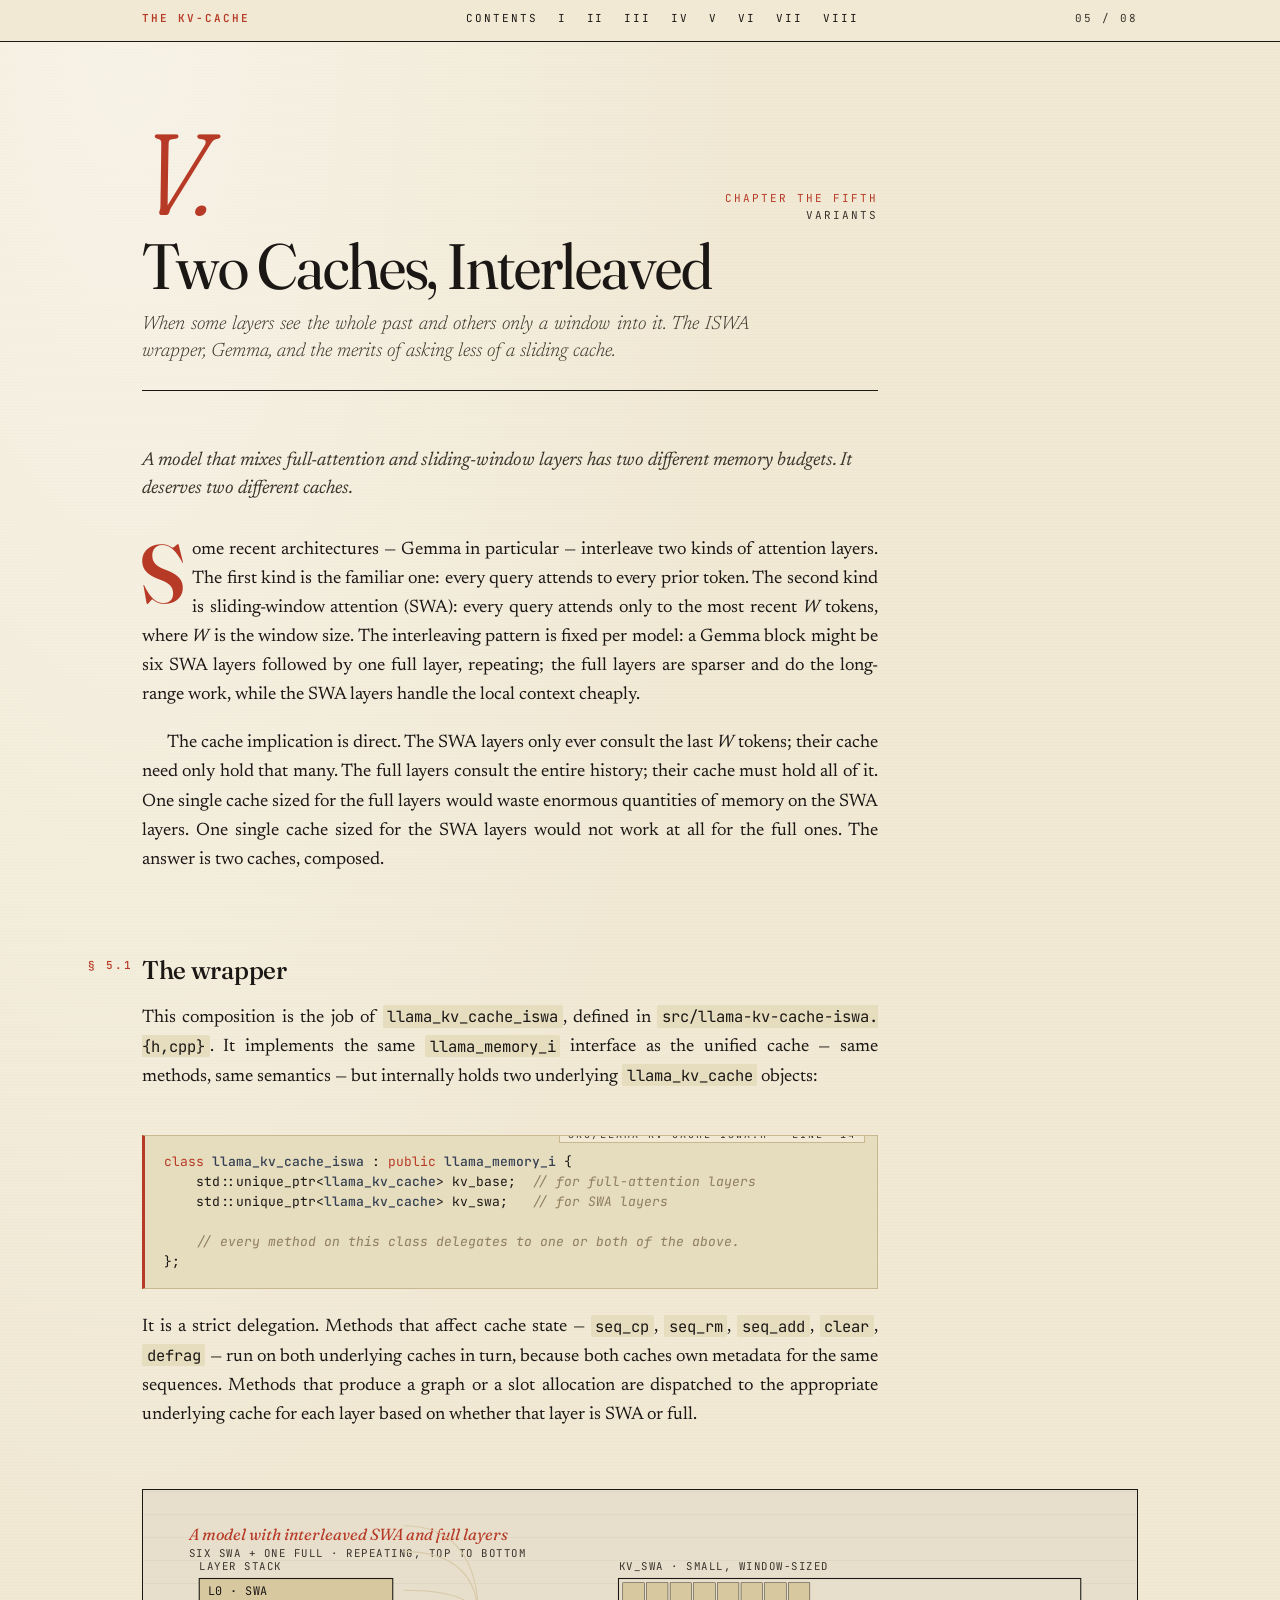
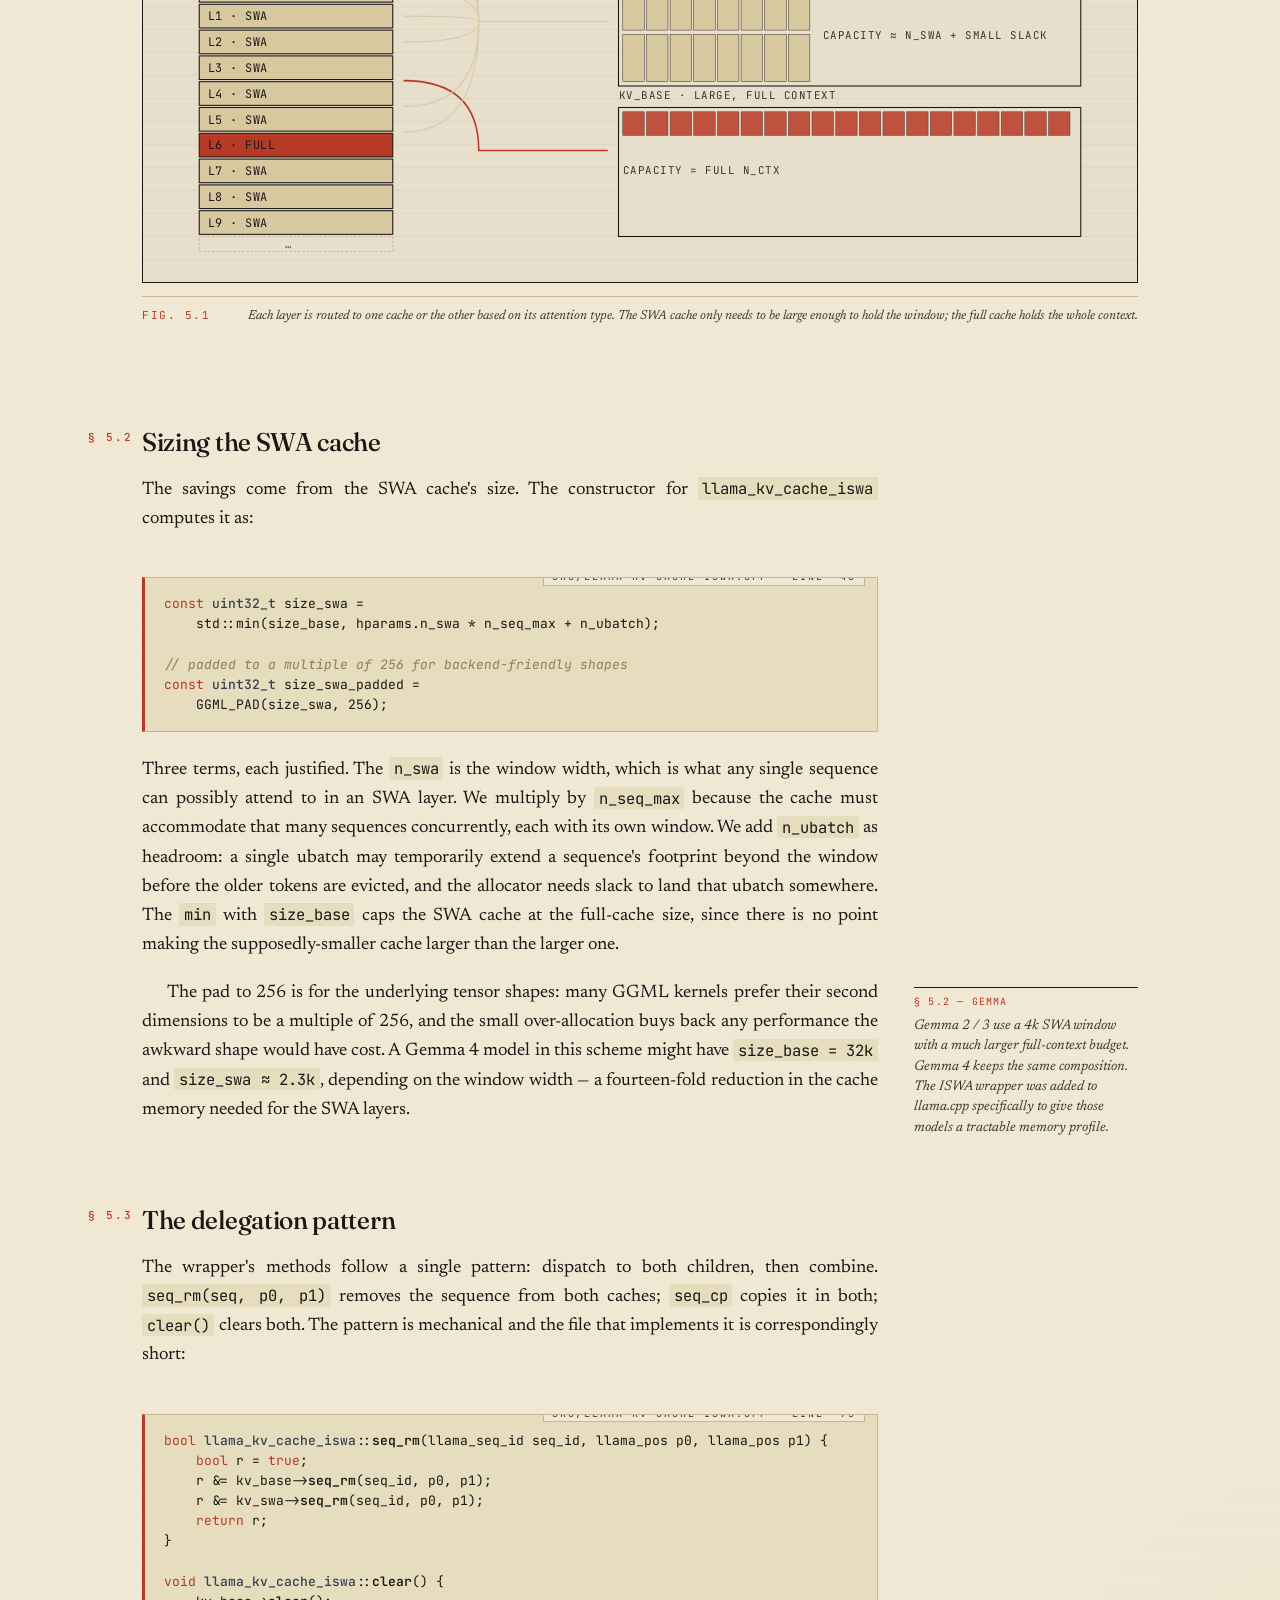
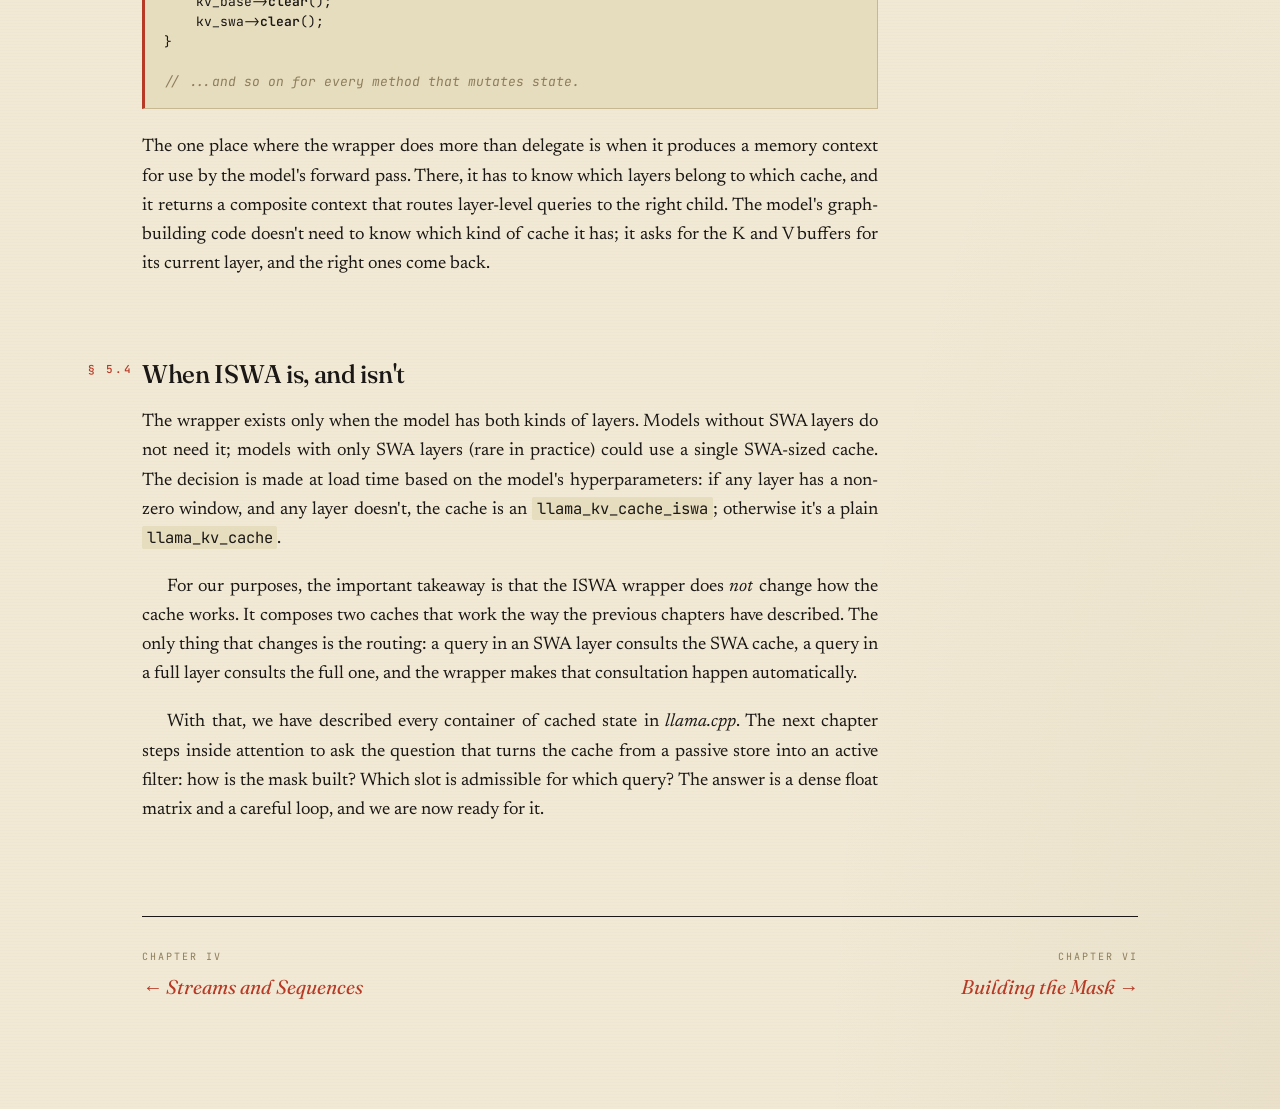
<file: kv-cache-explainer/05-iswa.html>
<!doctype html>
<html lang="en">
<head>
  <meta charset="utf-8">
  <meta name="viewport" content="width=device-width, initial-scale=1">
  <title>V · Two Caches, Interleaved — The KV-Cache</title>
  <link rel="stylesheet" href="styles.css">
</head>
<body>

<div class="running-head">
  <div class="inner">
    <span class="title">The KV-Cache</span>
    <div class="nav">
      <a href="index.html">Contents</a>
      <a href="01-why-cache.html">I</a>
      <a href="02-layout.html">II</a>
      <a href="03-cells.html">III</a>
      <a href="04-streams.html">IV</a>
      <a href="05-iswa.html" aria-current="page">V</a>
      <a href="06-mask.html">VI</a>
      <a href="07-operations.html">VII</a>
      <a href="08-beyond.html">VIII</a>
    </div>
    <span class="folio">05 / 08</span>
  </div>
</div>

<article class="page">

  <header class="chapter-head fade-up">
    <div class="chapter-number">V.</div>
    <div class="chapter-meta">
      <div class="kicker">Chapter the Fifth</div>
      <div>Variants</div>
    </div>
    <h1 class="chapter-title">Two Caches, Interleaved</h1>
    <p class="chapter-subtitle">When some layers see the whole past and others only a window into it. The ISWA wrapper, Gemma, and the merits of asking less of a sliding cache.</p>
  </header>

  <p class="lede fade-up d1">
    A model that mixes full-attention and sliding-window layers has two different
    memory budgets. It deserves two different caches.
  </p>

  <p class="dropcap">Some recent architectures — Gemma in particular — interleave two kinds of attention layers. The first kind is the familiar one: every query attends to every prior token. The second kind is sliding-window attention (SWA): every query attends only to the most recent <em>W</em> tokens, where <em>W</em> is the window size. The interleaving pattern is fixed per model: a Gemma block might be six SWA layers followed by one full layer, repeating; the full layers are sparser and do the long-range work, while the SWA layers handle the local context cheaply.</p>

  <p>The cache implication is direct. The SWA layers only ever consult the last <em>W</em> tokens; their cache need only hold that many. The full layers consult the entire history; their cache must hold all of it. One single cache sized for the full layers would waste enormous quantities of memory on the SWA layers. One single cache sized for the SWA layers would not work at all for the full ones. The answer is two caches, composed.</p>

  <h2 data-section="§ 5.1">The wrapper</h2>

  <p>This composition is the job of <code>llama_kv_cache_iswa</code>, defined in <code>src/llama-kv-cache-iswa.{h,cpp}</code>. It implements the same <code>llama_memory_i</code> interface as the unified cache — same methods, same semantics — but internally holds two underlying <code>llama_kv_cache</code> objects:</p>

  <pre><span class="lbl">src/llama-kv-cache-iswa.h — line ~14</span><span class="kw">class</span> <span class="typ">llama_kv_cache_iswa</span> : <span class="kw">public</span> <span class="typ">llama_memory_i</span> {
    std::unique_ptr&lt;<span class="typ">llama_kv_cache</span>&gt; kv_base;  <span class="cmt">// for full-attention layers</span>
    std::unique_ptr&lt;<span class="typ">llama_kv_cache</span>&gt; kv_swa;   <span class="cmt">// for SWA layers</span>

    <span class="cmt">// every method on this class delegates to one or both of the above.</span>
};</pre>

  <p>It is a strict delegation. Methods that affect cache state — <code>seq_cp</code>, <code>seq_rm</code>, <code>seq_add</code>, <code>clear</code>, <code>defrag</code> — run on both underlying caches in turn, because both caches own metadata for the same sequences. Methods that produce a graph or a slot allocation are dispatched to the appropriate underlying cache for each layer based on whether that layer is SWA or full.</p>

  <figure class="full">
    <div class="diagram-frame">
      <svg viewBox="0 0 880 320" xmlns="http://www.w3.org/2000/svg">
        <text class="dg-title" x="20" y="24">A model with interleaved SWA and full layers</text>
        <text class="dg-label" x="20" y="40">six SWA + one full · repeating, top to bottom</text>

        <!-- left: layer stack -->
        <g transform="translate(30, 60)">
          <text class="dg-label" x="0" y="-8">layer stack</text>
          <!-- 14 layers, pattern: S S S S S S F -->
          <g>
            <g>
              <rect x="0" y="0" width="180" height="22" fill="#d8c8a0" stroke="#1a1715"/>
              <text class="dg-text" x="8" y="15">L0  · SWA</text>
              <rect x="0" y="24" width="180" height="22" fill="#d8c8a0" stroke="#1a1715"/>
              <text class="dg-text" x="8" y="39">L1  · SWA</text>
              <rect x="0" y="48" width="180" height="22" fill="#d8c8a0" stroke="#1a1715"/>
              <text class="dg-text" x="8" y="63">L2  · SWA</text>
              <rect x="0" y="72" width="180" height="22" fill="#d8c8a0" stroke="#1a1715"/>
              <text class="dg-text" x="8" y="87">L3  · SWA</text>
              <rect x="0" y="96" width="180" height="22" fill="#d8c8a0" stroke="#1a1715"/>
              <text class="dg-text" x="8" y="111">L4  · SWA</text>
              <rect x="0" y="120" width="180" height="22" fill="#d8c8a0" stroke="#1a1715"/>
              <text class="dg-text" x="8" y="135">L5  · SWA</text>
            </g>
            <rect x="0" y="144" width="180" height="22" fill="#b73a26" stroke="#1a1715"/>
            <text class="dg-text" x="8" y="159" fill="#f1e9d4">L6  · FULL</text>
            <g>
              <rect x="0" y="168" width="180" height="22" fill="#d8c8a0" stroke="#1a1715"/>
              <text class="dg-text" x="8" y="183">L7  · SWA</text>
              <rect x="0" y="192" width="180" height="22" fill="#d8c8a0" stroke="#1a1715"/>
              <text class="dg-text" x="8" y="207">L8  · SWA</text>
              <rect x="0" y="216" width="180" height="22" fill="#d8c8a0" stroke="#1a1715"/>
              <text class="dg-text" x="8" y="231">L9  · SWA</text>
            </g>
            <rect x="0" y="240" width="180" height="14" fill="#e7decb" stroke="#c8b890" stroke-dasharray="2 2"/>
            <text class="dg-label" x="80" y="251" fill="#8d7e5c">…</text>
          </g>
        </g>

        <!-- arrows / routing -->
        <g class="dg-stroke-soft">
          <path d="M 220 71 Q 290 71 290 100 L 410 100" />
          <path d="M 220 95 Q 290 95 290 100 L 410 100" />
          <path d="M 220 119 Q 290 119 290 100 L 410 100" />
          <path d="M 220 11 Q 290 11 290 100 L 410 100" />
          <path d="M 220 35 Q 290 35 290 100 L 410 100" />
          <path d="M 220 155 Q 290 155 290 220 L 410 220" stroke="#b73a26" stroke-width="1.4"/>
          <path d="M 220 179 Q 290 179 290 100 L 410 100" />
          <path d="M 220 203 Q 290 203 290 100 L 410 100" />
        </g>

        <!-- right: two caches -->
        <g transform="translate(420, 60)">
          <!-- SWA cache -->
          <g>
            <text class="dg-label" x="0" y="-8">kv_swa  · small, window-sized</text>
            <rect x="0" y="0" width="430" height="100" fill="#e7decb" stroke="#1a1715"/>
            <g fill="#d8c8a0" stroke="#1a1715" stroke-width="0.4">
              <rect x="4" y="4" width="20" height="44"/>
              <rect x="26" y="4" width="20" height="44"/>
              <rect x="48" y="4" width="20" height="44"/>
              <rect x="70" y="4" width="20" height="44"/>
              <rect x="92" y="4" width="20" height="44"/>
              <rect x="114" y="4" width="20" height="44"/>
              <rect x="136" y="4" width="20" height="44"/>
              <rect x="158" y="4" width="20" height="44"/>
              <rect x="4" y="52" width="20" height="44"/>
              <rect x="26" y="52" width="20" height="44"/>
              <rect x="48" y="52" width="20" height="44"/>
              <rect x="70" y="52" width="20" height="44"/>
              <rect x="92" y="52" width="20" height="44"/>
              <rect x="114" y="52" width="20" height="44"/>
              <rect x="136" y="52" width="20" height="44"/>
              <rect x="158" y="52" width="20" height="44"/>
            </g>
            <text class="dg-label" x="190" y="56">capacity ≈ n_swa + small slack</text>
          </g>

          <!-- full cache -->
          <g transform="translate(0, 120)">
            <text class="dg-label" x="0" y="-8">kv_base  · large, full context</text>
            <rect x="0" y="0" width="430" height="120" fill="#e7decb" stroke="#1a1715"/>
            <g fill="#b73a26" stroke="#1a1715" stroke-width="0.4" opacity="0.85">
              <!-- many cells stretching the whole row -->
              <rect x="4" y="4" width="20" height="22"/>
              <rect x="26" y="4" width="20" height="22"/>
              <rect x="48" y="4" width="20" height="22"/>
              <rect x="70" y="4" width="20" height="22"/>
              <rect x="92" y="4" width="20" height="22"/>
              <rect x="114" y="4" width="20" height="22"/>
              <rect x="136" y="4" width="20" height="22"/>
              <rect x="158" y="4" width="20" height="22"/>
              <rect x="180" y="4" width="20" height="22"/>
              <rect x="202" y="4" width="20" height="22"/>
              <rect x="224" y="4" width="20" height="22"/>
              <rect x="246" y="4" width="20" height="22"/>
              <rect x="268" y="4" width="20" height="22"/>
              <rect x="290" y="4" width="20" height="22"/>
              <rect x="312" y="4" width="20" height="22"/>
              <rect x="334" y="4" width="20" height="22"/>
              <rect x="356" y="4" width="20" height="22"/>
              <rect x="378" y="4" width="20" height="22"/>
              <rect x="400" y="4" width="20" height="22"/>
            </g>
            <text class="dg-label" x="4" y="62">capacity = full n_ctx</text>
          </g>
        </g>
      </svg>
    </div>
    <figcaption>
      <span class="fig-num">Fig. 5.1</span>
      <span class="fig-desc">Each layer is routed to one cache or the other based on its attention type. The SWA cache only needs to be large enough to hold the window; the full cache holds the whole context.</span>
    </figcaption>
  </figure>

  <h2 data-section="§ 5.2">Sizing the SWA cache</h2>

  <p>The savings come from the SWA cache's size. The constructor for <code>llama_kv_cache_iswa</code> computes it as:</p>

  <pre><span class="lbl">src/llama-kv-cache-iswa.cpp — line ~46</span><span class="kw">const</span> <span class="typ">uint32_t</span> size_swa =
    std::min(size_base, hparams.n_swa * n_seq_max + n_ubatch);

<span class="cmt">// padded to a multiple of 256 for backend-friendly shapes</span>
<span class="kw">const</span> <span class="typ">uint32_t</span> size_swa_padded =
    GGML_PAD(size_swa, 256);</pre>

  <p>Three terms, each justified. The <code>n_swa</code> is the window width, which is what any single sequence can possibly attend to in an SWA layer. We multiply by <code>n_seq_max</code> because the cache must accommodate that many sequences concurrently, each with its own window. We add <code>n_ubatch</code> as headroom: a single ubatch may temporarily extend a sequence's footprint beyond the window before the older tokens are evicted, and the allocator needs slack to land that ubatch somewhere. The <code>min</code> with <code>size_base</code> caps the SWA cache at the full-cache size, since there is no point making the supposedly-smaller cache larger than the larger one.</p>

  <p>The pad to 256 is for the underlying tensor shapes: many GGML kernels prefer their second dimensions to be a multiple of 256, and the small over-allocation buys back any performance the awkward shape would have cost. A Gemma 4 model in this scheme might have <code>size_base = 32k</code> and <code>size_swa ≈ 2.3k</code>, depending on the window width — a fourteen-fold reduction in the cache memory needed for the SWA layers.</p>

  <aside class="margin">
    <span class="ref">§ 5.2 — gemma</span>
    Gemma 2 / 3 use a 4k SWA window with a much larger full-context budget. Gemma 4 keeps the same composition. The ISWA wrapper was added to llama.cpp specifically to give those models a tractable memory profile.
  </aside>

  <h2 data-section="§ 5.3">The delegation pattern</h2>

  <p>The wrapper's methods follow a single pattern: dispatch to both children, then combine. <code>seq_rm(seq, p0, p1)</code> removes the sequence from both caches; <code>seq_cp</code> copies it in both; <code>clear()</code> clears both. The pattern is mechanical and the file that implements it is correspondingly short:</p>

  <pre><span class="lbl">src/llama-kv-cache-iswa.cpp — line ~75</span><span class="kw">bool</span> <span class="typ">llama_kv_cache_iswa</span>::<span class="fn">seq_rm</span>(llama_seq_id seq_id, llama_pos p0, llama_pos p1) {
    <span class="kw">bool</span> r = <span class="kw">true</span>;
    r &amp;= kv_base-&gt;<span class="fn">seq_rm</span>(seq_id, p0, p1);
    r &amp;= kv_swa-&gt;<span class="fn">seq_rm</span>(seq_id, p0, p1);
    <span class="kw">return</span> r;
}

<span class="kw">void</span> <span class="typ">llama_kv_cache_iswa</span>::<span class="fn">clear</span>() {
    kv_base-&gt;<span class="fn">clear</span>();
    kv_swa-&gt;<span class="fn">clear</span>();
}

<span class="cmt">// ...and so on for every method that mutates state.</span></pre>

  <p>The one place where the wrapper does more than delegate is when it produces a memory context for use by the model's forward pass. There, it has to know which layers belong to which cache, and it returns a composite context that routes layer-level queries to the right child. The model's graph-building code doesn't need to know which kind of cache it has; it asks for the K and V buffers for its current layer, and the right ones come back.</p>

  <h2 data-section="§ 5.4">When ISWA is, and isn't</h2>

  <p>The wrapper exists only when the model has both kinds of layers. Models without SWA layers do not need it; models with only SWA layers (rare in practice) could use a single SWA-sized cache. The decision is made at load time based on the model's hyperparameters: if any layer has a non-zero window, and any layer doesn't, the cache is an <code>llama_kv_cache_iswa</code>; otherwise it's a plain <code>llama_kv_cache</code>.</p>

  <p>For our purposes, the important takeaway is that the ISWA wrapper does <em>not</em> change how the cache works. It composes two caches that work the way the previous chapters have described. The only thing that changes is the routing: a query in an SWA layer consults the SWA cache, a query in a full layer consults the full one, and the wrapper makes that consultation happen automatically.</p>

  <p>With that, we have described every container of cached state in <em>llama.cpp</em>. The next chapter steps inside attention to ask the question that turns the cache from a passive store into an active filter: how is the mask built? Which slot is admissible for which query? The answer is a dense float matrix and a careful loop, and we are now ready for it.</p>

  <nav class="footer-nav">
    <a href="04-streams.html" class="prev">
      <span class="label">Chapter IV</span>
      <span class="ttl">Streams and Sequences</span>
    </a>
    <a href="06-mask.html" class="next">
      <span class="label">Chapter VI</span>
      <span class="ttl">Building the Mask</span>
    </a>
  </nav>

</article>

</body>
</html>
</file>
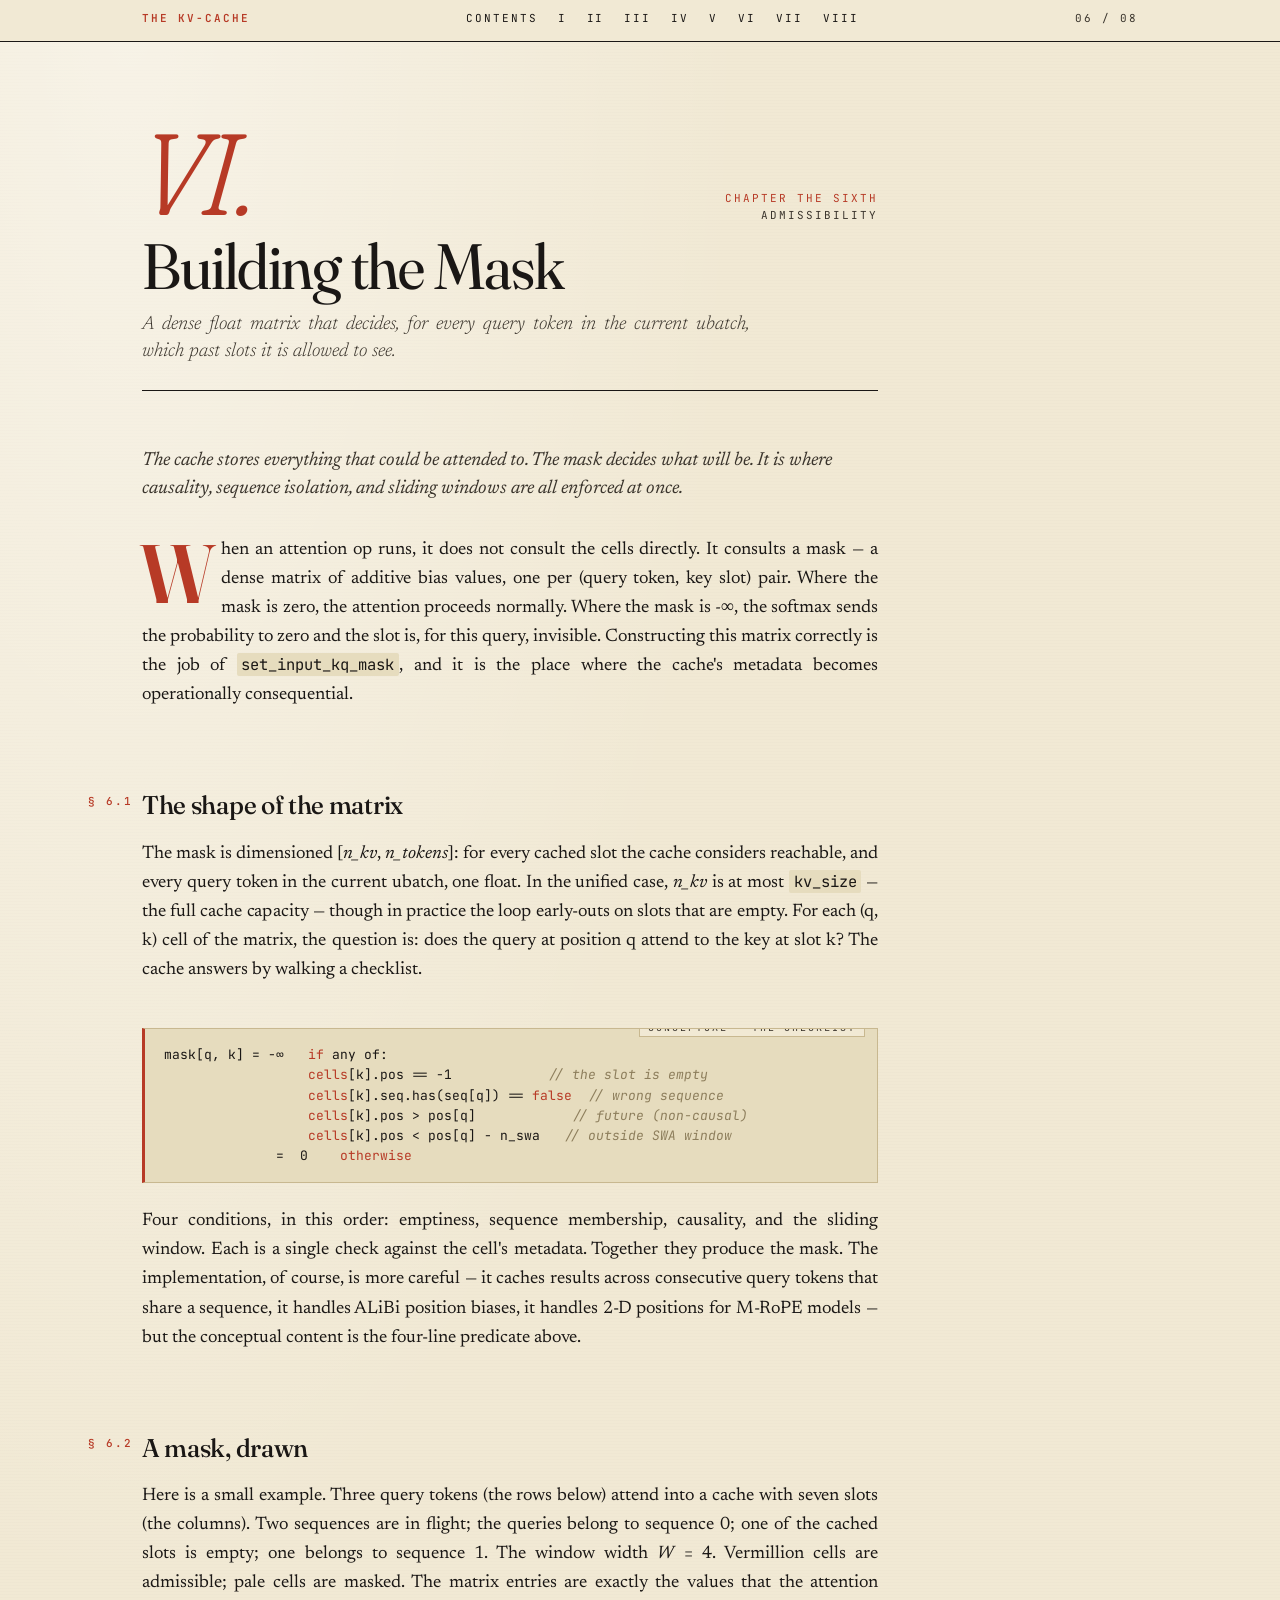
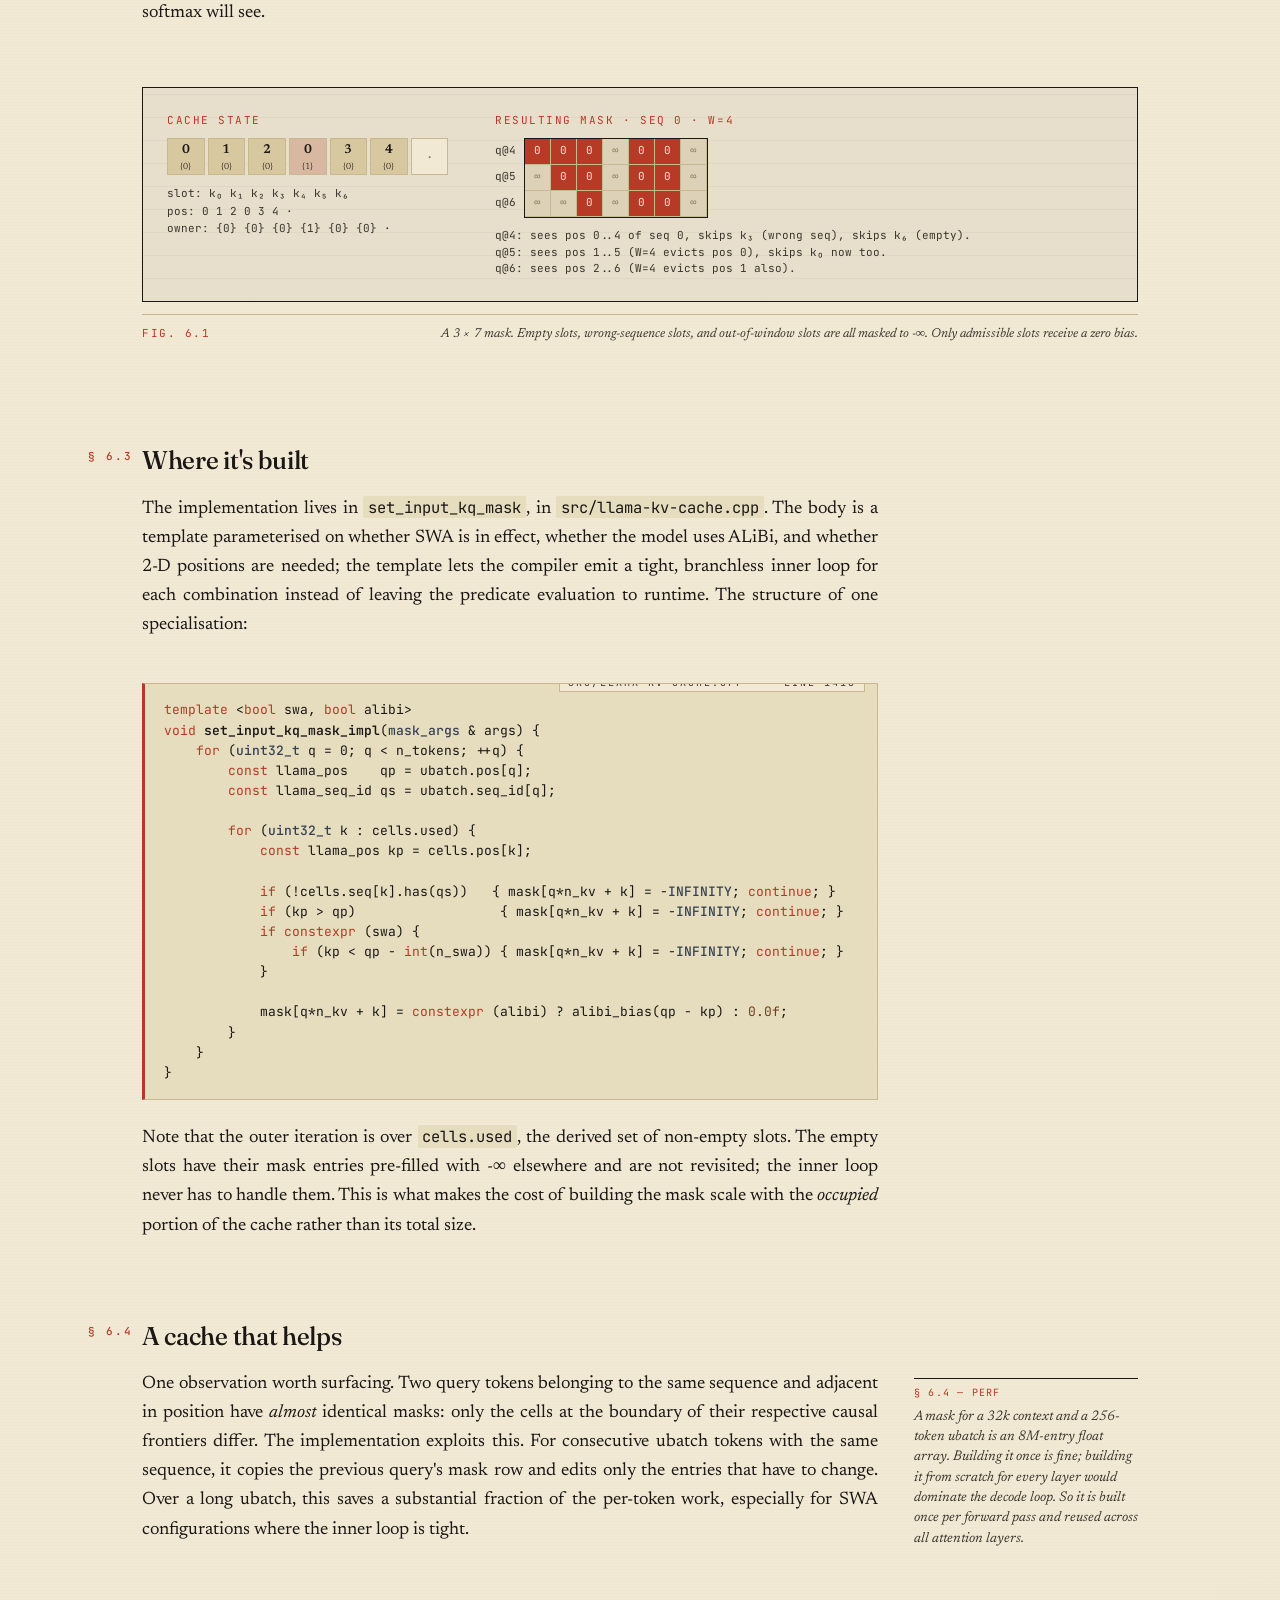
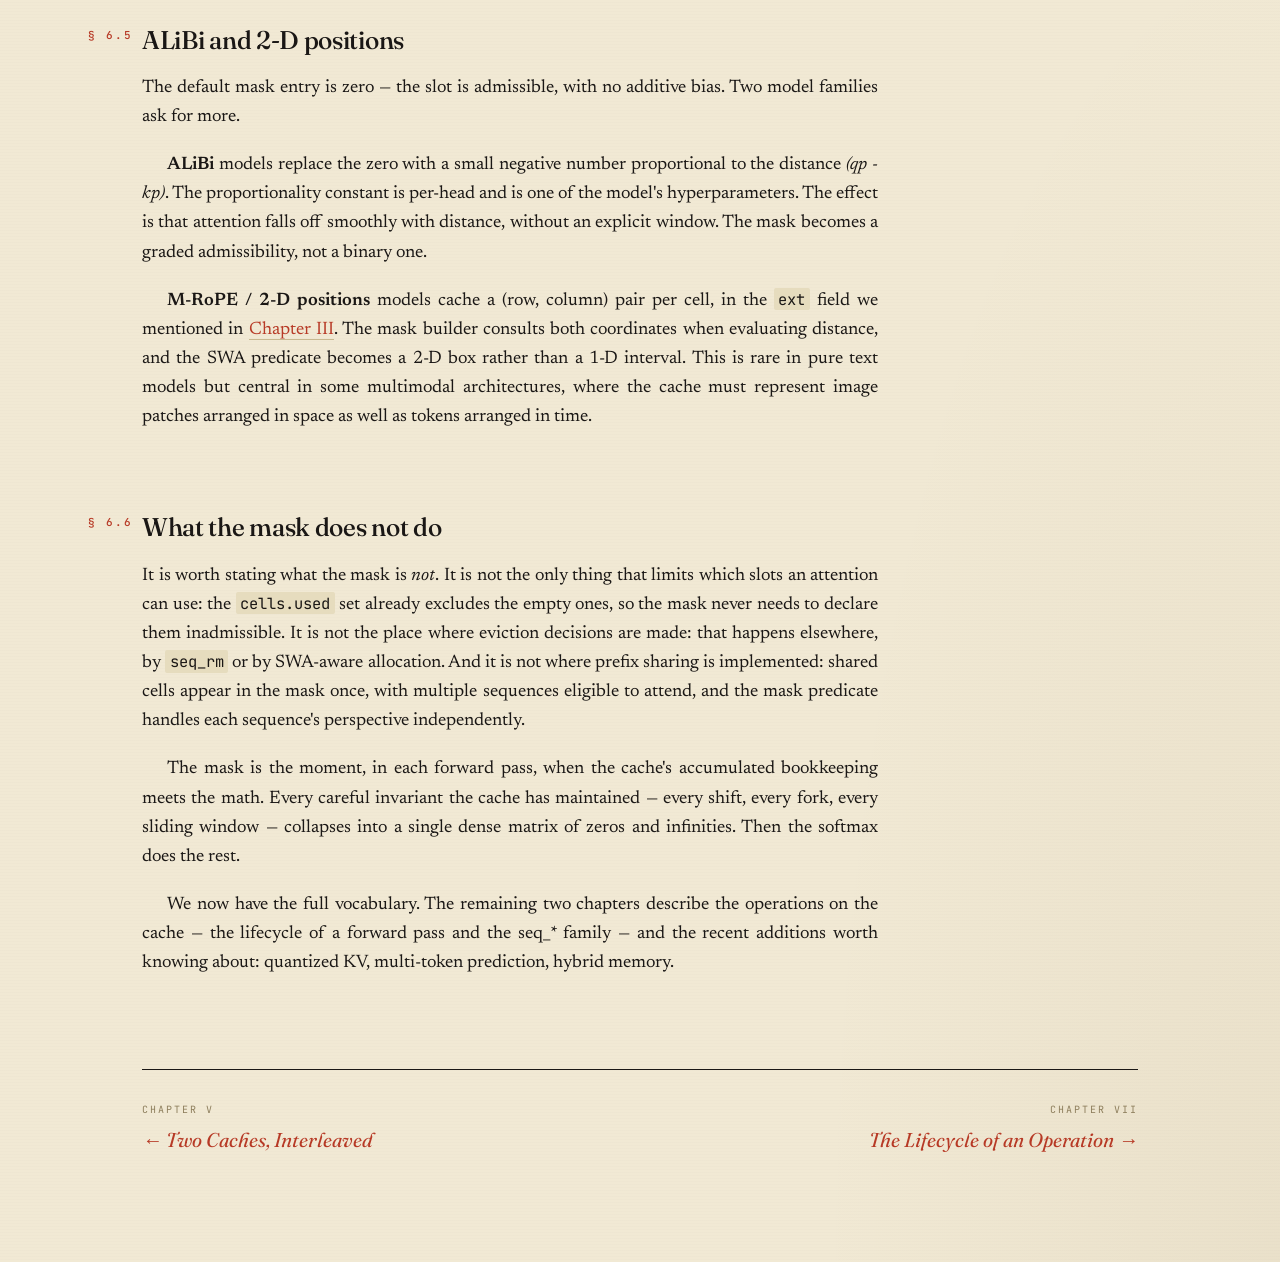
<file: kv-cache-explainer/06-mask.html>
<!doctype html>
<html lang="en">
<head>
  <meta charset="utf-8">
  <meta name="viewport" content="width=device-width, initial-scale=1">
  <title>VI · Building the Mask — The KV-Cache</title>
  <link rel="stylesheet" href="styles.css">
</head>
<body>

<div class="running-head">
  <div class="inner">
    <span class="title">The KV-Cache</span>
    <div class="nav">
      <a href="index.html">Contents</a>
      <a href="01-why-cache.html">I</a>
      <a href="02-layout.html">II</a>
      <a href="03-cells.html">III</a>
      <a href="04-streams.html">IV</a>
      <a href="05-iswa.html">V</a>
      <a href="06-mask.html" aria-current="page">VI</a>
      <a href="07-operations.html">VII</a>
      <a href="08-beyond.html">VIII</a>
    </div>
    <span class="folio">06 / 08</span>
  </div>
</div>

<article class="page">

  <header class="chapter-head fade-up">
    <div class="chapter-number">VI.</div>
    <div class="chapter-meta">
      <div class="kicker">Chapter the Sixth</div>
      <div>Admissibility</div>
    </div>
    <h1 class="chapter-title">Building the Mask</h1>
    <p class="chapter-subtitle">A dense float matrix that decides, for every query token in the current ubatch, which past slots it is allowed to see.</p>
  </header>

  <p class="lede fade-up d1">
    The cache stores everything that <em>could</em> be attended to. The mask
    decides what <em>will</em> be. It is where causality, sequence isolation,
    and sliding windows are all enforced at once.
  </p>

  <p class="dropcap">When an attention op runs, it does not consult the cells directly. It consults a mask — a dense matrix of additive bias values, one per (query token, key slot) pair. Where the mask is zero, the attention proceeds normally. Where the mask is <em>-∞</em>, the softmax sends the probability to zero and the slot is, for this query, invisible. Constructing this matrix correctly is the job of <code>set_input_kq_mask</code>, and it is the place where the cache's metadata becomes operationally consequential.</p>

  <h2 data-section="§ 6.1">The shape of the matrix</h2>

  <p>The mask is dimensioned [<em>n_kv</em>, <em>n_tokens</em>]: for every cached slot the cache considers reachable, and every query token in the current ubatch, one float. In the unified case, <em>n_kv</em> is at most <code>kv_size</code> — the full cache capacity — though in practice the loop early-outs on slots that are empty. For each (q, k) cell of the matrix, the question is: does the query at position q attend to the key at slot k? The cache answers by walking a checklist.</p>

  <pre><span class="lbl">conceptual — the checklist</span>mask[q, k] = -∞   <span class="kw">if</span> any of:
                  <span class="kw">cells</span>[k].pos == -1            <span class="cmt">// the slot is empty</span>
                  <span class="kw">cells</span>[k].seq.has(seq[q]) == <span class="kw">false</span>  <span class="cmt">// wrong sequence</span>
                  <span class="kw">cells</span>[k].pos &gt; pos[q]            <span class="cmt">// future (non-causal)</span>
                  <span class="kw">cells</span>[k].pos &lt; pos[q] - n_swa   <span class="cmt">// outside SWA window</span>
              =  0    <span class="kw">otherwise</span></pre>

  <p>Four conditions, in this order: emptiness, sequence membership, causality, and the sliding window. Each is a single check against the cell's metadata. Together they produce the mask. The implementation, of course, is more careful — it caches results across consecutive query tokens that share a sequence, it handles ALiBi position biases, it handles 2-D positions for M-RoPE models — but the conceptual content is the four-line predicate above.</p>

  <h2 data-section="§ 6.2">A mask, drawn</h2>

  <p>Here is a small example. Three query tokens (the rows below) attend into a cache with seven slots (the columns). Two sequences are in flight; the queries belong to sequence 0; one of the cached slots is empty; one belongs to sequence 1. The window width <em>W</em> = 4. Vermillion cells are admissible; pale cells are masked. The matrix entries are exactly the values that the attention softmax will see.</p>

  <figure class="full">
    <div class="diagram-frame">
      <div style="display:flex; gap:3rem; flex-wrap:wrap; align-items:flex-start;">
        <div>
          <div style="font-family:var(--mono); font-size:11px; letter-spacing:0.14em; text-transform:uppercase; color:var(--accent); margin-bottom:0.5rem;">cache state</div>
          <div style="display:grid; grid-template-columns: repeat(7, 1fr); gap: 3px; max-width: 280px;">
            <!-- 7 cells -->
            <div class="cell s0"><span class="pos">0</span><span class="sid">{0}</span></div>
            <div class="cell s0"><span class="pos">1</span><span class="sid">{0}</span></div>
            <div class="cell s0"><span class="pos">2</span><span class="sid">{0}</span></div>
            <div class="cell s1"><span class="pos">0</span><span class="sid">{1}</span></div>
            <div class="cell s0"><span class="pos">3</span><span class="sid">{0}</span></div>
            <div class="cell s0"><span class="pos">4</span><span class="sid">{0}</span></div>
            <div class="cell empty"><span class="pos">·</span></div>
          </div>
          <div style="font-family:var(--mono); font-size:11px; color:var(--ink-soft); margin-top:0.6rem;">
            slot:   k₀  k₁  k₂  k₃  k₄  k₅  k₆<br>
            pos:    0   1   2   0   3   4   ·<br>
            owner:  {0} {0} {0} {1} {0} {0} ·
          </div>
        </div>

        <div>
          <div style="font-family:var(--mono); font-size:11px; letter-spacing:0.14em; text-transform:uppercase; color:var(--accent); margin-bottom:0.5rem;">resulting mask · seq 0 · W=4</div>
          <div style="display:flex; gap:0;">
            <!-- row labels -->
            <div style="display:flex; flex-direction:column; font-family:var(--mono); font-size:11px; color:var(--ink-soft);">
              <div style="height:26px; display:flex; align-items:center; padding-right:8px;">q@4</div>
              <div style="height:26px; display:flex; align-items:center; padding-right:8px;">q@5</div>
              <div style="height:26px; display:flex; align-items:center; padding-right:8px;">q@6</div>
            </div>
            <div class="mask-matrix">
              <div class="row">
                <div class="cell-m attend">0</div>
                <div class="cell-m attend">0</div>
                <div class="cell-m attend">0</div>
                <div class="cell-m mask">∞</div>
                <div class="cell-m attend">0</div>
                <div class="cell-m attend">0</div>
                <div class="cell-m mask">∞</div>
              </div>
              <div class="row">
                <div class="cell-m mask">∞</div>
                <div class="cell-m attend">0</div>
                <div class="cell-m attend">0</div>
                <div class="cell-m mask">∞</div>
                <div class="cell-m attend">0</div>
                <div class="cell-m attend">0</div>
                <div class="cell-m mask">∞</div>
              </div>
              <div class="row">
                <div class="cell-m mask">∞</div>
                <div class="cell-m mask">∞</div>
                <div class="cell-m attend">0</div>
                <div class="cell-m mask">∞</div>
                <div class="cell-m attend">0</div>
                <div class="cell-m attend">0</div>
                <div class="cell-m mask">∞</div>
              </div>
            </div>
          </div>
          <div style="font-family:var(--mono); font-size:11px; color:var(--ink-soft); margin-top:0.6rem; line-height:1.5;">
            q@4: sees pos 0..4 of seq 0, skips k₃ (wrong seq), skips k₆ (empty).<br>
            q@5: sees pos 1..5 (W=4 evicts pos 0), skips k₀ now too.<br>
            q@6: sees pos 2..6 (W=4 evicts pos 1 also).
          </div>
        </div>
      </div>
    </div>
    <figcaption>
      <span class="fig-num">Fig. 6.1</span>
      <span class="fig-desc">A 3 × 7 mask. Empty slots, wrong-sequence slots, and out-of-window slots are all masked to <em>-∞</em>. Only admissible slots receive a zero bias.</span>
    </figcaption>
  </figure>

  <h2 data-section="§ 6.3">Where it's built</h2>

  <p>The implementation lives in <code>set_input_kq_mask</code>, in <code>src/llama-kv-cache.cpp</code>. The body is a template parameterised on whether SWA is in effect, whether the model uses ALiBi, and whether 2-D positions are needed; the template lets the compiler emit a tight, branchless inner loop for each combination instead of leaving the predicate evaluation to runtime. The structure of one specialisation:</p>

  <pre><span class="lbl">src/llama-kv-cache.cpp — ~ line 1418</span><span class="kw">template</span> &lt;<span class="kw">bool</span> swa, <span class="kw">bool</span> alibi&gt;
<span class="kw">void</span> <span class="fn">set_input_kq_mask_impl</span>(<span class="typ">mask_args</span> &amp; args) {
    <span class="kw">for</span> (<span class="typ">uint32_t</span> q = 0; q &lt; n_tokens; ++q) {
        <span class="kw">const</span> llama_pos    qp = ubatch.pos[q];
        <span class="kw">const</span> llama_seq_id qs = ubatch.seq_id[q];

        <span class="kw">for</span> (<span class="typ">uint32_t</span> k : cells.used) {
            <span class="kw">const</span> llama_pos kp = cells.pos[k];

            <span class="kw">if</span> (!cells.seq[k].has(qs))   { mask[q*n_kv + k] = -<span class="typ">INFINITY</span>; <span class="kw">continue</span>; }
            <span class="kw">if</span> (kp &gt; qp)                  { mask[q*n_kv + k] = -<span class="typ">INFINITY</span>; <span class="kw">continue</span>; }
            <span class="kw">if</span> <span class="kw">constexpr</span> (swa) {
                <span class="kw">if</span> (kp &lt; qp - <span class="kw">int</span>(n_swa)) { mask[q*n_kv + k] = -<span class="typ">INFINITY</span>; <span class="kw">continue</span>; }
            }

            mask[q*n_kv + k] = <span class="kw">constexpr</span> (alibi) ? alibi_bias(qp - kp) : <span class="num">0.0f</span>;
        }
    }
}</pre>

  <p>Note that the outer iteration is over <code>cells.used</code>, the derived set of non-empty slots. The empty slots have their mask entries pre-filled with <em>-∞</em> elsewhere and are not revisited; the inner loop never has to handle them. This is what makes the cost of building the mask scale with the <em>occupied</em> portion of the cache rather than its total size.</p>

  <h2 data-section="§ 6.4">A cache that helps</h2>

  <p>One observation worth surfacing. Two query tokens belonging to the same sequence and adjacent in position have <em>almost</em> identical masks: only the cells at the boundary of their respective causal frontiers differ. The implementation exploits this. For consecutive ubatch tokens with the same sequence, it copies the previous query's mask row and edits only the entries that have to change. Over a long ubatch, this saves a substantial fraction of the per-token work, especially for SWA configurations where the inner loop is tight.</p>

  <aside class="margin">
    <span class="ref">§ 6.4 — perf</span>
    A mask for a 32k context and a 256-token ubatch is an 8M-entry float array. Building it once is fine; building it from scratch for every layer would dominate the decode loop. So it is built once per forward pass and reused across all attention layers.
  </aside>

  <h2 data-section="§ 6.5">ALiBi and 2-D positions</h2>

  <p>The default mask entry is zero — the slot is admissible, with no additive bias. Two model families ask for more.</p>

  <p><strong>ALiBi</strong> models replace the zero with a small negative number proportional to the distance <em>(qp - kp)</em>. The proportionality constant is per-head and is one of the model's hyperparameters. The effect is that attention falls off smoothly with distance, without an explicit window. The mask becomes a graded admissibility, not a binary one.</p>

  <p><strong>M-RoPE / 2-D positions</strong> models cache a (row, column) pair per cell, in the <code>ext</code> field we mentioned in <a href="03-cells.html">Chapter III</a>. The mask builder consults both coordinates when evaluating distance, and the SWA predicate becomes a 2-D box rather than a 1-D interval. This is rare in pure text models but central in some multimodal architectures, where the cache must represent image patches arranged in space as well as tokens arranged in time.</p>

  <h2 data-section="§ 6.6">What the mask does not do</h2>

  <p>It is worth stating what the mask is <em>not</em>. It is not the only thing that limits which slots an attention can use: the <code>cells.used</code> set already excludes the empty ones, so the mask never needs to declare them inadmissible. It is not the place where eviction decisions are made: that happens elsewhere, by <code>seq_rm</code> or by SWA-aware allocation. And it is not where prefix sharing is implemented: shared cells appear in the mask once, with multiple sequences eligible to attend, and the mask predicate handles each sequence's perspective independently.</p>

  <p>The mask is the moment, in each forward pass, when the cache's accumulated bookkeeping meets the math. Every careful invariant the cache has maintained — every shift, every fork, every sliding window — collapses into a single dense matrix of zeros and infinities. Then the softmax does the rest.</p>

  <p>We now have the full vocabulary. The remaining two chapters describe the operations on the cache — the lifecycle of a forward pass and the seq_* family — and the recent additions worth knowing about: quantized KV, multi-token prediction, hybrid memory.</p>

  <nav class="footer-nav">
    <a href="05-iswa.html" class="prev">
      <span class="label">Chapter V</span>
      <span class="ttl">Two Caches, Interleaved</span>
    </a>
    <a href="07-operations.html" class="next">
      <span class="label">Chapter VII</span>
      <span class="ttl">The Lifecycle of an Operation</span>
    </a>
  </nav>

</article>

</body>
</html>
</file>
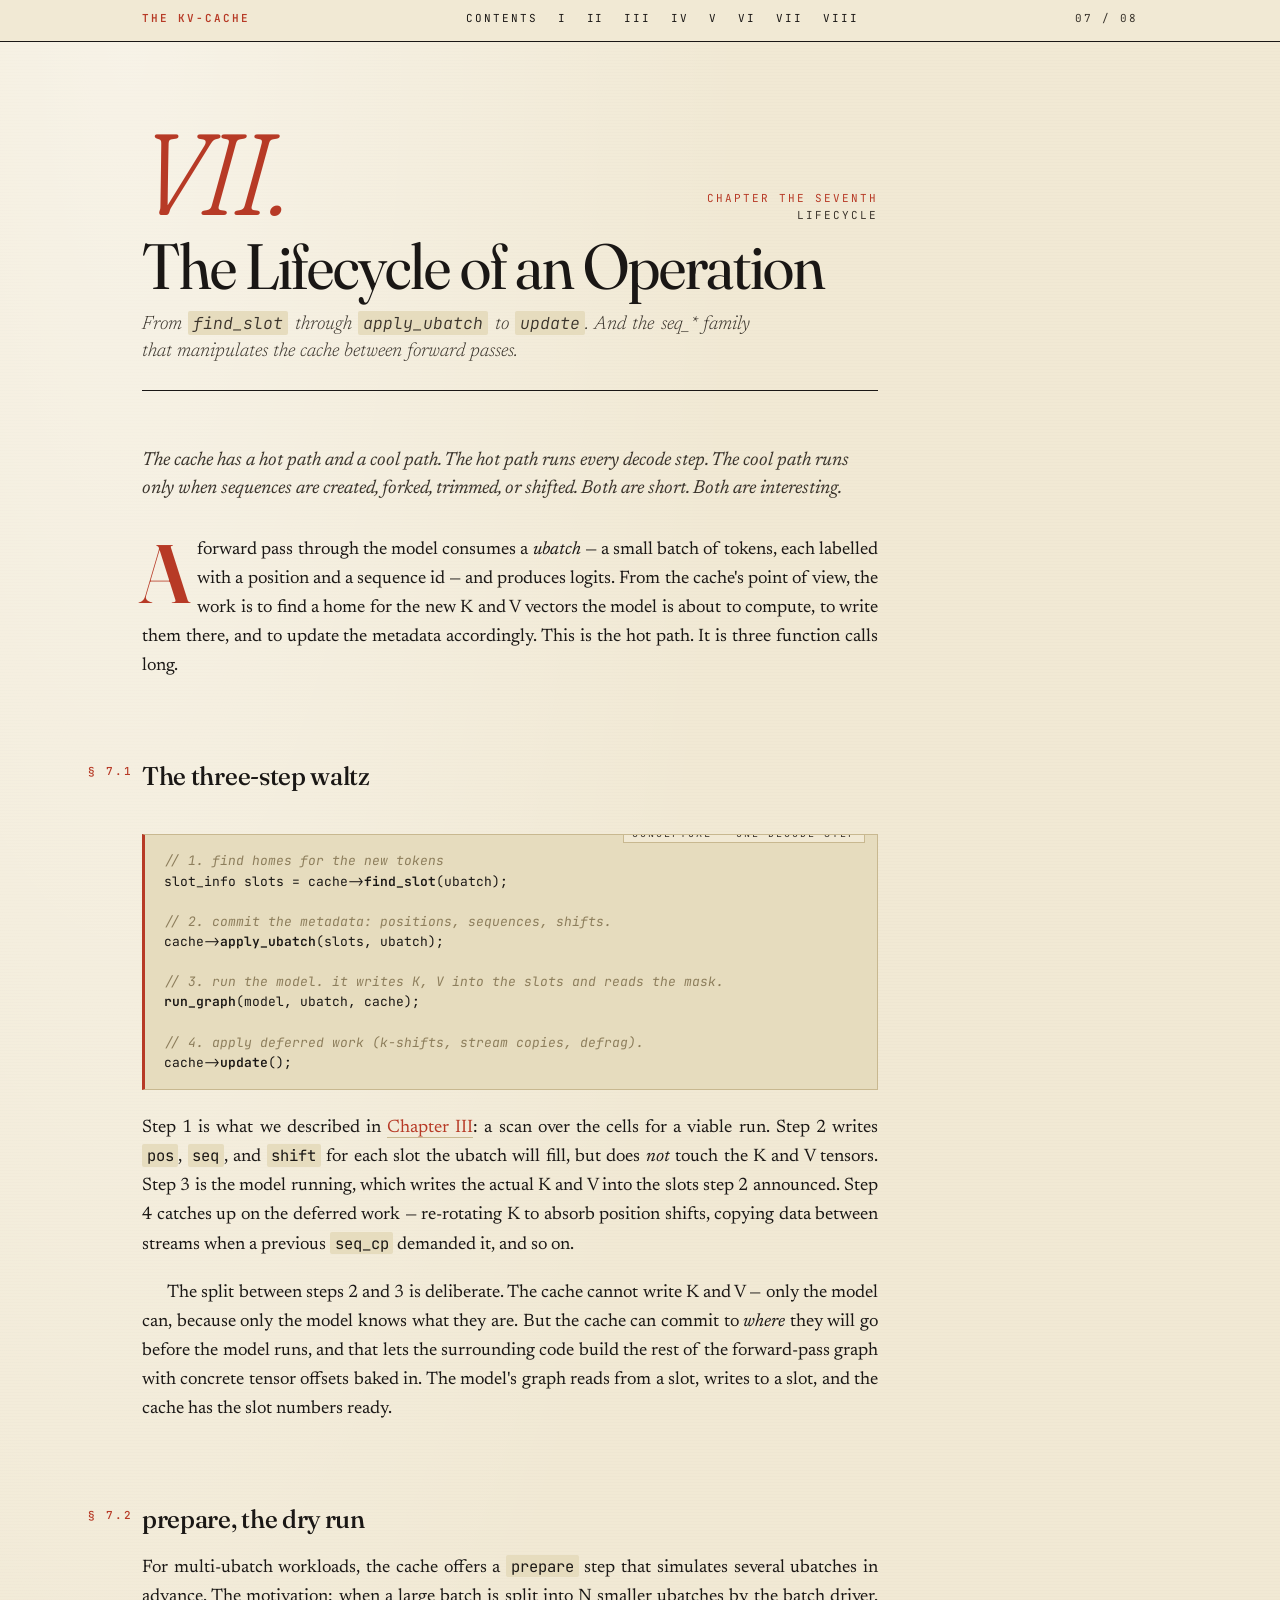
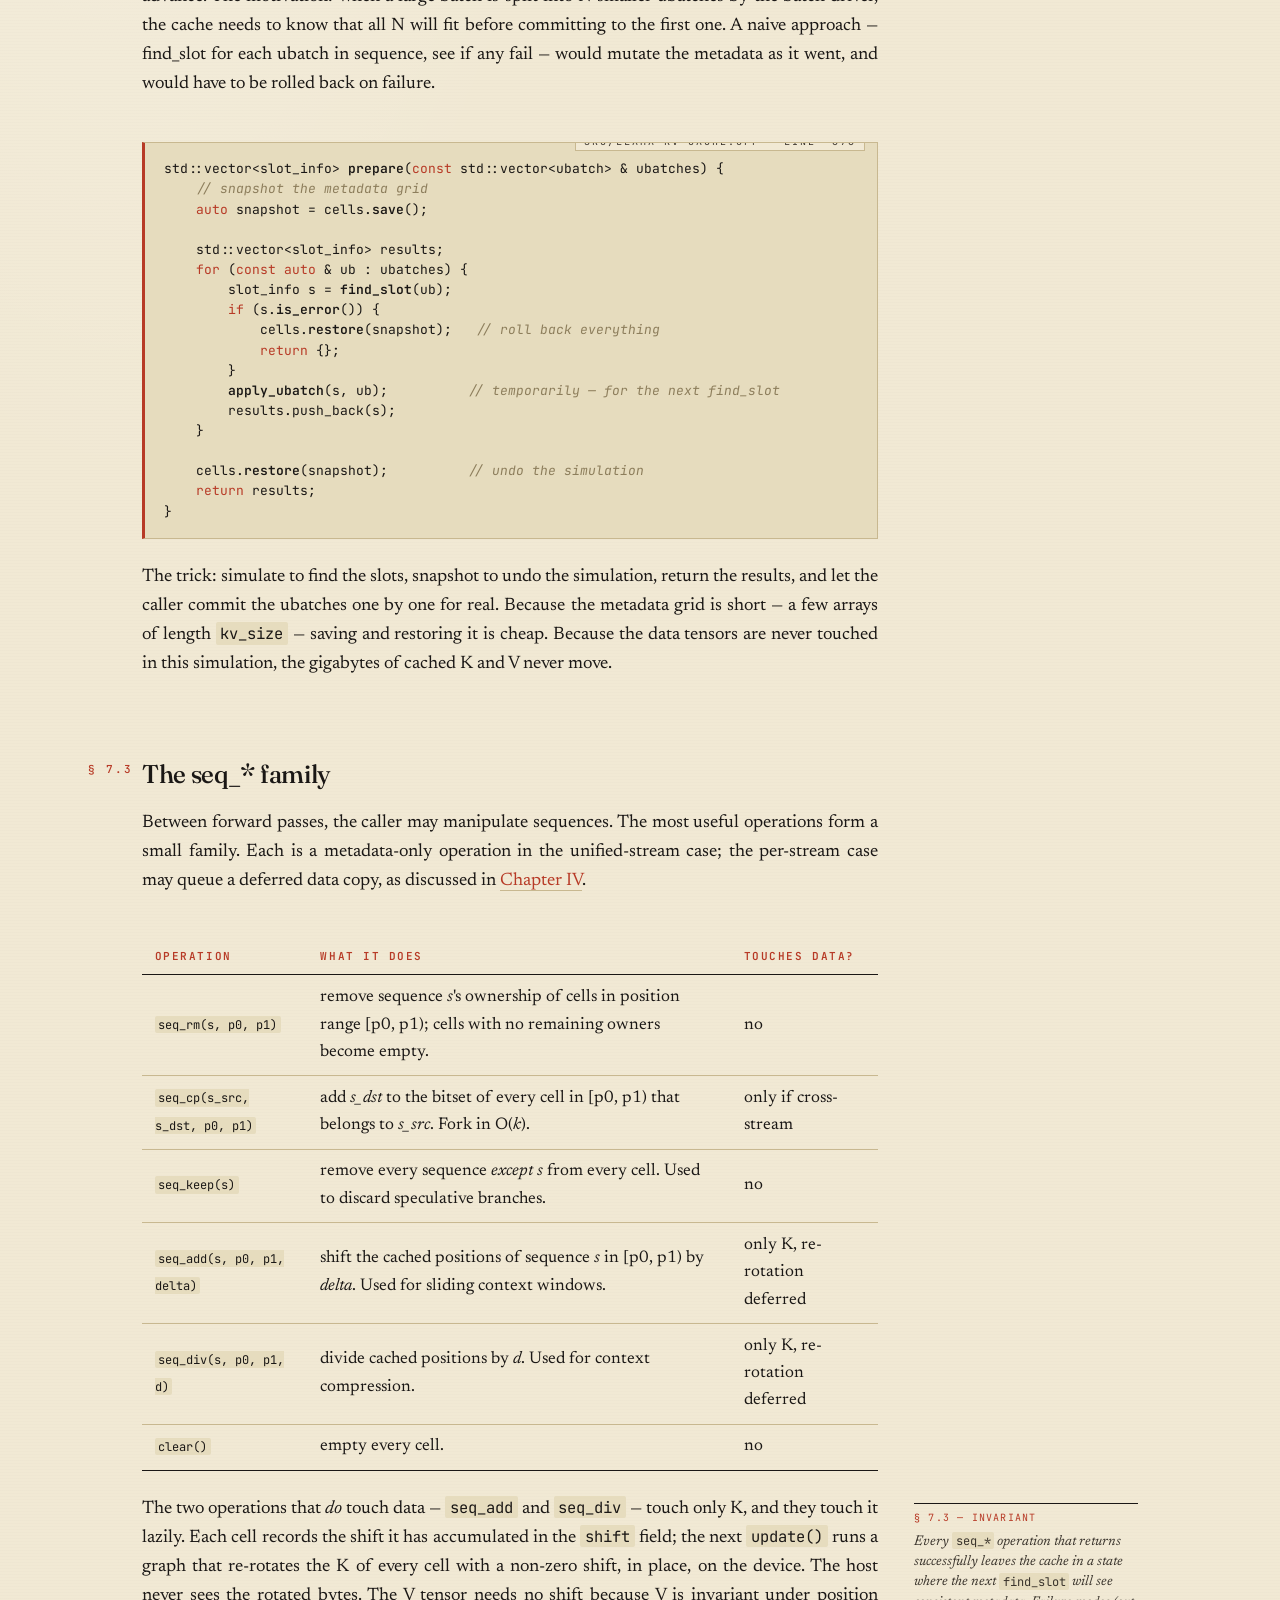
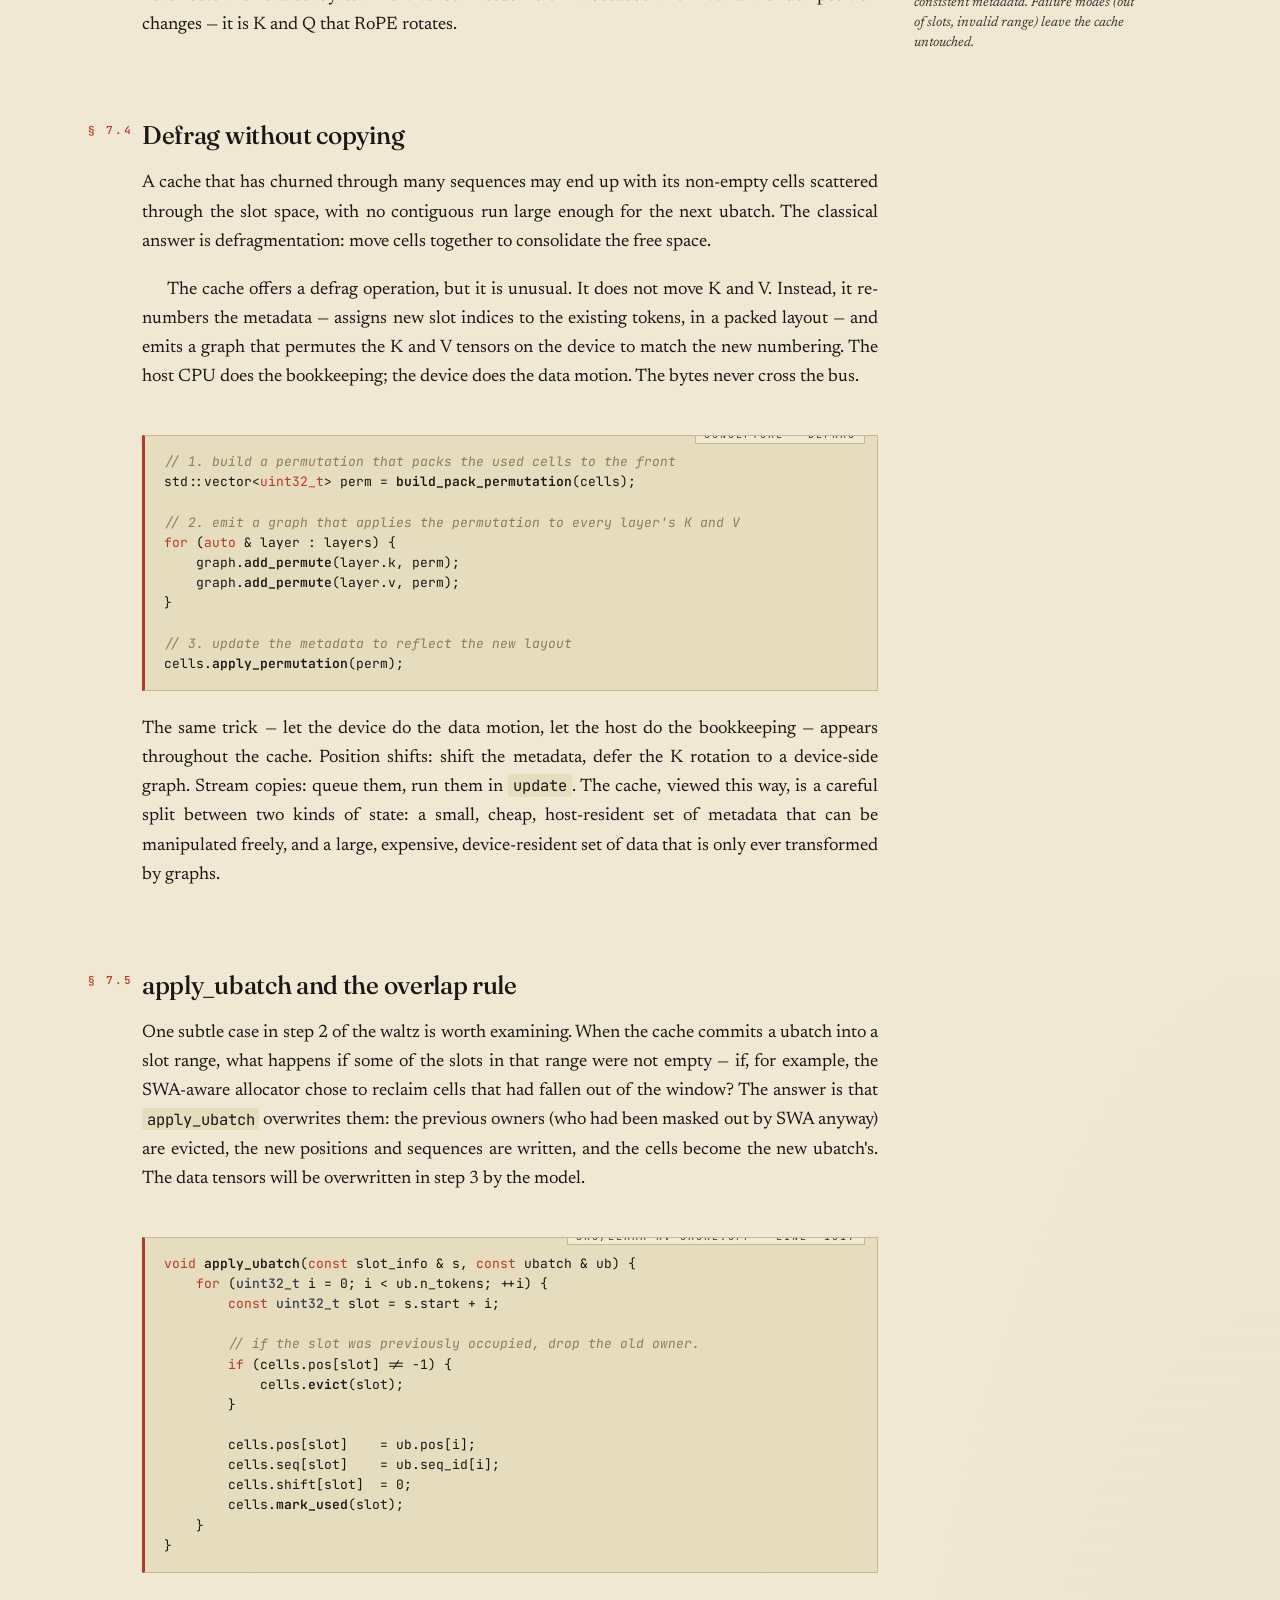
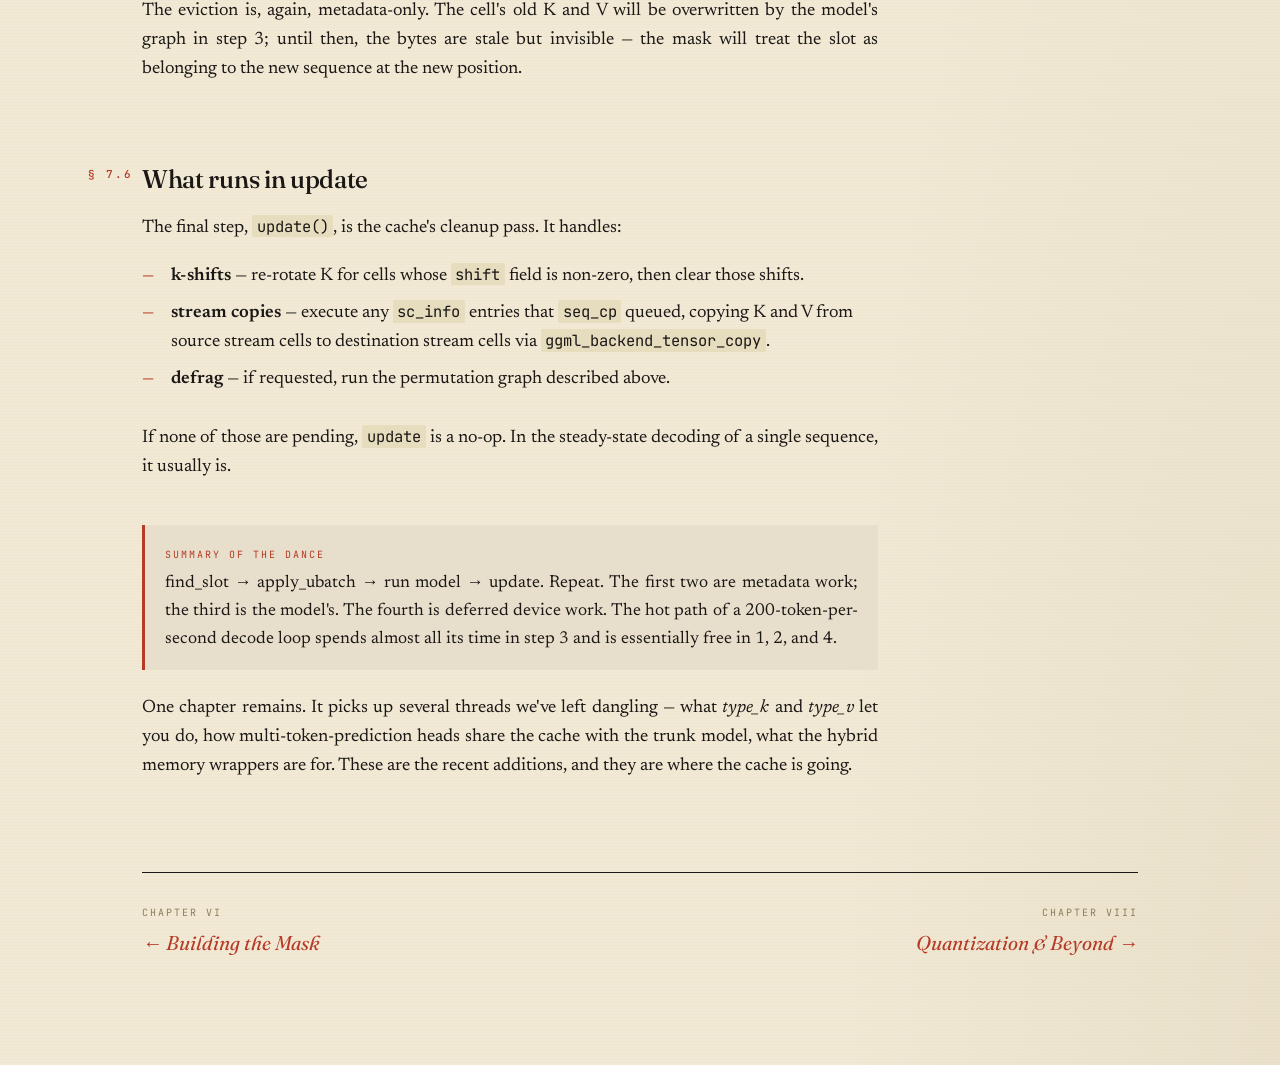
<file: kv-cache-explainer/07-operations.html>
<!doctype html>
<html lang="en">
<head>
  <meta charset="utf-8">
  <meta name="viewport" content="width=device-width, initial-scale=1">
  <title>VII · The Lifecycle of an Operation — The KV-Cache</title>
  <link rel="stylesheet" href="styles.css">
</head>
<body>

<div class="running-head">
  <div class="inner">
    <span class="title">The KV-Cache</span>
    <div class="nav">
      <a href="index.html">Contents</a>
      <a href="01-why-cache.html">I</a>
      <a href="02-layout.html">II</a>
      <a href="03-cells.html">III</a>
      <a href="04-streams.html">IV</a>
      <a href="05-iswa.html">V</a>
      <a href="06-mask.html">VI</a>
      <a href="07-operations.html" aria-current="page">VII</a>
      <a href="08-beyond.html">VIII</a>
    </div>
    <span class="folio">07 / 08</span>
  </div>
</div>

<article class="page">

  <header class="chapter-head fade-up">
    <div class="chapter-number">VII.</div>
    <div class="chapter-meta">
      <div class="kicker">Chapter the Seventh</div>
      <div>Lifecycle</div>
    </div>
    <h1 class="chapter-title">The Lifecycle of an Operation</h1>
    <p class="chapter-subtitle">From <code>find_slot</code> through <code>apply_ubatch</code> to <code>update</code>. And the seq_* family that manipulates the cache between forward passes.</p>
  </header>

  <p class="lede fade-up d1">
    The cache has a hot path and a cool path. The hot path runs every decode
    step. The cool path runs only when sequences are created, forked, trimmed,
    or shifted. Both are short. Both are interesting.
  </p>

  <p class="dropcap">A forward pass through the model consumes a <em>ubatch</em> — a small batch of tokens, each labelled with a position and a sequence id — and produces logits. From the cache's point of view, the work is to find a home for the new K and V vectors the model is about to compute, to write them there, and to update the metadata accordingly. This is the hot path. It is three function calls long.</p>

  <h2 data-section="§ 7.1">The three-step waltz</h2>

  <pre><span class="lbl">conceptual — one decode step</span><span class="cmt">// 1. find homes for the new tokens</span>
slot_info slots = cache-&gt;<span class="fn">find_slot</span>(ubatch);

<span class="cmt">// 2. commit the metadata: positions, sequences, shifts.</span>
cache-&gt;<span class="fn">apply_ubatch</span>(slots, ubatch);

<span class="cmt">// 3. run the model. it writes K, V into the slots and reads the mask.</span>
<span class="fn">run_graph</span>(model, ubatch, cache);

<span class="cmt">// 4. apply deferred work (k-shifts, stream copies, defrag).</span>
cache-&gt;<span class="fn">update</span>();</pre>

  <p>Step 1 is what we described in <a href="03-cells.html">Chapter III</a>: a scan over the cells for a viable run. Step 2 writes <code>pos</code>, <code>seq</code>, and <code>shift</code> for each slot the ubatch will fill, but does <em>not</em> touch the K and V tensors. Step 3 is the model running, which writes the actual K and V into the slots step 2 announced. Step 4 catches up on the deferred work — re-rotating K to absorb position shifts, copying data between streams when a previous <code>seq_cp</code> demanded it, and so on.</p>

  <p>The split between steps 2 and 3 is deliberate. The cache cannot write K and V — only the model can, because only the model knows what they are. But the cache can commit to <em>where</em> they will go before the model runs, and that lets the surrounding code build the rest of the forward-pass graph with concrete tensor offsets baked in. The model's graph reads from a slot, writes to a slot, and the cache has the slot numbers ready.</p>

  <h2 data-section="§ 7.2">prepare, the dry run</h2>

  <p>For multi-ubatch workloads, the cache offers a <code>prepare</code> step that simulates several ubatches in advance. The motivation: when a large batch is split into N smaller ubatches by the batch driver, the cache needs to know that all N will fit before committing to the first one. A naive approach — find_slot for each ubatch in sequence, see if any fail — would mutate the metadata as it went, and would have to be rolled back on failure.</p>

  <pre><span class="lbl">src/llama-kv-cache.cpp — line ~676</span>std::vector&lt;slot_info&gt; <span class="fn">prepare</span>(<span class="kw">const</span> std::vector&lt;ubatch&gt; &amp; ubatches) {
    <span class="cmt">// snapshot the metadata grid</span>
    <span class="kw">auto</span> snapshot = cells.<span class="fn">save</span>();

    std::vector&lt;slot_info&gt; results;
    <span class="kw">for</span> (<span class="kw">const</span> <span class="kw">auto</span> &amp; ub : ubatches) {
        slot_info s = <span class="fn">find_slot</span>(ub);
        <span class="kw">if</span> (s.<span class="fn">is_error</span>()) {
            cells.<span class="fn">restore</span>(snapshot);   <span class="cmt">// roll back everything</span>
            <span class="kw">return</span> {};
        }
        <span class="fn">apply_ubatch</span>(s, ub);          <span class="cmt">// temporarily — for the next find_slot</span>
        results.push_back(s);
    }

    cells.<span class="fn">restore</span>(snapshot);          <span class="cmt">// undo the simulation</span>
    <span class="kw">return</span> results;
}</pre>

  <p>The trick: simulate to find the slots, snapshot to undo the simulation, return the results, and let the caller commit the ubatches one by one for real. Because the metadata grid is short — a few arrays of length <code>kv_size</code> — saving and restoring it is cheap. Because the data tensors are never touched in this simulation, the gigabytes of cached K and V never move.</p>

  <h2 data-section="§ 7.3">The seq_* family</h2>

  <p>Between forward passes, the caller may manipulate sequences. The most useful operations form a small family. Each is a metadata-only operation in the unified-stream case; the per-stream case may queue a deferred data copy, as discussed in <a href="04-streams.html">Chapter IV</a>.</p>

  <table>
    <thead>
      <tr><th>Operation</th><th>What it does</th><th>Touches data?</th></tr>
    </thead>
    <tbody>
      <tr>
        <td><code>seq_rm(s, p0, p1)</code></td>
        <td>remove sequence <em>s</em>'s ownership of cells in position range [p0, p1); cells with no remaining owners become empty.</td>
        <td>no</td>
      </tr>
      <tr>
        <td><code>seq_cp(s_src, s_dst, p0, p1)</code></td>
        <td>add <em>s_dst</em> to the bitset of every cell in [p0, p1) that belongs to <em>s_src</em>. Fork in O(<em>k</em>).</td>
        <td>only if cross-stream</td>
      </tr>
      <tr>
        <td><code>seq_keep(s)</code></td>
        <td>remove every sequence <em>except</em> <em>s</em> from every cell. Used to discard speculative branches.</td>
        <td>no</td>
      </tr>
      <tr>
        <td><code>seq_add(s, p0, p1, delta)</code></td>
        <td>shift the cached positions of sequence <em>s</em> in [p0, p1) by <em>delta</em>. Used for sliding context windows.</td>
        <td>only K, re-rotation deferred</td>
      </tr>
      <tr>
        <td><code>seq_div(s, p0, p1, d)</code></td>
        <td>divide cached positions by <em>d</em>. Used for context compression.</td>
        <td>only K, re-rotation deferred</td>
      </tr>
      <tr>
        <td><code>clear()</code></td>
        <td>empty every cell.</td>
        <td>no</td>
      </tr>
    </tbody>
  </table>

  <p>The two operations that <em>do</em> touch data — <code>seq_add</code> and <code>seq_div</code> — touch only K, and they touch it lazily. Each cell records the shift it has accumulated in the <code>shift</code> field; the next <code>update()</code> runs a graph that re-rotates the K of every cell with a non-zero shift, in place, on the device. The host never sees the rotated bytes. The V tensor needs no shift because V is invariant under position changes — it is K and Q that RoPE rotates.</p>

  <aside class="margin">
    <span class="ref">§ 7.3 — invariant</span>
    Every <code>seq_*</code> operation that returns successfully leaves the cache in a state where the next <code>find_slot</code> will see consistent metadata. Failure modes (out of slots, invalid range) leave the cache untouched.
  </aside>

  <h2 data-section="§ 7.4">Defrag without copying</h2>

  <p>A cache that has churned through many sequences may end up with its non-empty cells scattered through the slot space, with no contiguous run large enough for the next ubatch. The classical answer is defragmentation: move cells together to consolidate the free space.</p>

  <p>The cache offers a defrag operation, but it is unusual. It does not move K and V. Instead, it re-numbers the metadata — assigns new slot indices to the existing tokens, in a packed layout — and emits a graph that permutes the K and V tensors on the device to match the new numbering. The host CPU does the bookkeeping; the device does the data motion. The bytes never cross the bus.</p>

  <pre><span class="lbl">conceptual — defrag</span><span class="cmt">// 1. build a permutation that packs the used cells to the front</span>
std::vector&lt;<span class="kw">uint32_t</span>&gt; perm = <span class="fn">build_pack_permutation</span>(cells);

<span class="cmt">// 2. emit a graph that applies the permutation to every layer's K and V</span>
<span class="kw">for</span> (<span class="kw">auto</span> &amp; layer : layers) {
    graph.<span class="fn">add_permute</span>(layer.k, perm);
    graph.<span class="fn">add_permute</span>(layer.v, perm);
}

<span class="cmt">// 3. update the metadata to reflect the new layout</span>
cells.<span class="fn">apply_permutation</span>(perm);</pre>

  <p>The same trick — let the device do the data motion, let the host do the bookkeeping — appears throughout the cache. Position shifts: shift the metadata, defer the K rotation to a device-side graph. Stream copies: queue them, run them in <code>update</code>. The cache, viewed this way, is a careful split between two kinds of state: a small, cheap, host-resident set of metadata that can be manipulated freely, and a large, expensive, device-resident set of data that is only ever transformed by graphs.</p>

  <h2 data-section="§ 7.5">apply_ubatch and the overlap rule</h2>

  <p>One subtle case in step 2 of the waltz is worth examining. When the cache commits a ubatch into a slot range, what happens if some of the slots in that range were not empty — if, for example, the SWA-aware allocator chose to reclaim cells that had fallen out of the window? The answer is that <code>apply_ubatch</code> overwrites them: the previous owners (who had been masked out by SWA anyway) are evicted, the new positions and sequences are written, and the cells become the new ubatch's. The data tensors will be overwritten in step 3 by the model.</p>

  <pre><span class="lbl">src/llama-kv-cache.cpp — line ~1017</span><span class="kw">void</span> <span class="fn">apply_ubatch</span>(<span class="kw">const</span> slot_info &amp; s, <span class="kw">const</span> ubatch &amp; ub) {
    <span class="kw">for</span> (<span class="typ">uint32_t</span> i = 0; i &lt; ub.n_tokens; ++i) {
        <span class="kw">const</span> <span class="typ">uint32_t</span> slot = s.start + i;

        <span class="cmt">// if the slot was previously occupied, drop the old owner.</span>
        <span class="kw">if</span> (cells.pos[slot] != -1) {
            cells.<span class="fn">evict</span>(slot);
        }

        cells.pos[slot]    = ub.pos[i];
        cells.seq[slot]    = ub.seq_id[i];
        cells.shift[slot]  = 0;
        cells.<span class="fn">mark_used</span>(slot);
    }
}</pre>

  <p>The eviction is, again, metadata-only. The cell's old K and V will be overwritten by the model's graph in step 3; until then, the bytes are stale but invisible — the mask will treat the slot as belonging to the new sequence at the new position.</p>

  <h2 data-section="§ 7.6">What runs in update</h2>

  <p>The final step, <code>update()</code>, is the cache's cleanup pass. It handles:</p>

  <ul class="dashes">
    <li><strong>k-shifts</strong> — re-rotate K for cells whose <code>shift</code> field is non-zero, then clear those shifts.</li>
    <li><strong>stream copies</strong> — execute any <code>sc_info</code> entries that <code>seq_cp</code> queued, copying K and V from source stream cells to destination stream cells via <code>ggml_backend_tensor_copy</code>.</li>
    <li><strong>defrag</strong> — if requested, run the permutation graph described above.</li>
  </ul>

  <p>If none of those are pending, <code>update</code> is a no-op. In the steady-state decoding of a single sequence, it usually is.</p>

  <div class="callout">
    <span class="label">Summary of the dance</span>
    <p>find_slot → apply_ubatch → run model → update. Repeat. The first two are metadata work; the third is the model's. The fourth is deferred device work. The hot path of a 200-token-per-second decode loop spends almost all its time in step 3 and is essentially free in 1, 2, and 4.</p>
  </div>

  <p>One chapter remains. It picks up several threads we've left dangling — what <em>type_k</em> and <em>type_v</em> let you do, how multi-token-prediction heads share the cache with the trunk model, what the hybrid memory wrappers are for. These are the recent additions, and they are where the cache is going.</p>

  <nav class="footer-nav">
    <a href="06-mask.html" class="prev">
      <span class="label">Chapter VI</span>
      <span class="ttl">Building the Mask</span>
    </a>
    <a href="08-beyond.html" class="next">
      <span class="label">Chapter VIII</span>
      <span class="ttl">Quantization &amp; Beyond</span>
    </a>
  </nav>

</article>

</body>
</html>
</file>
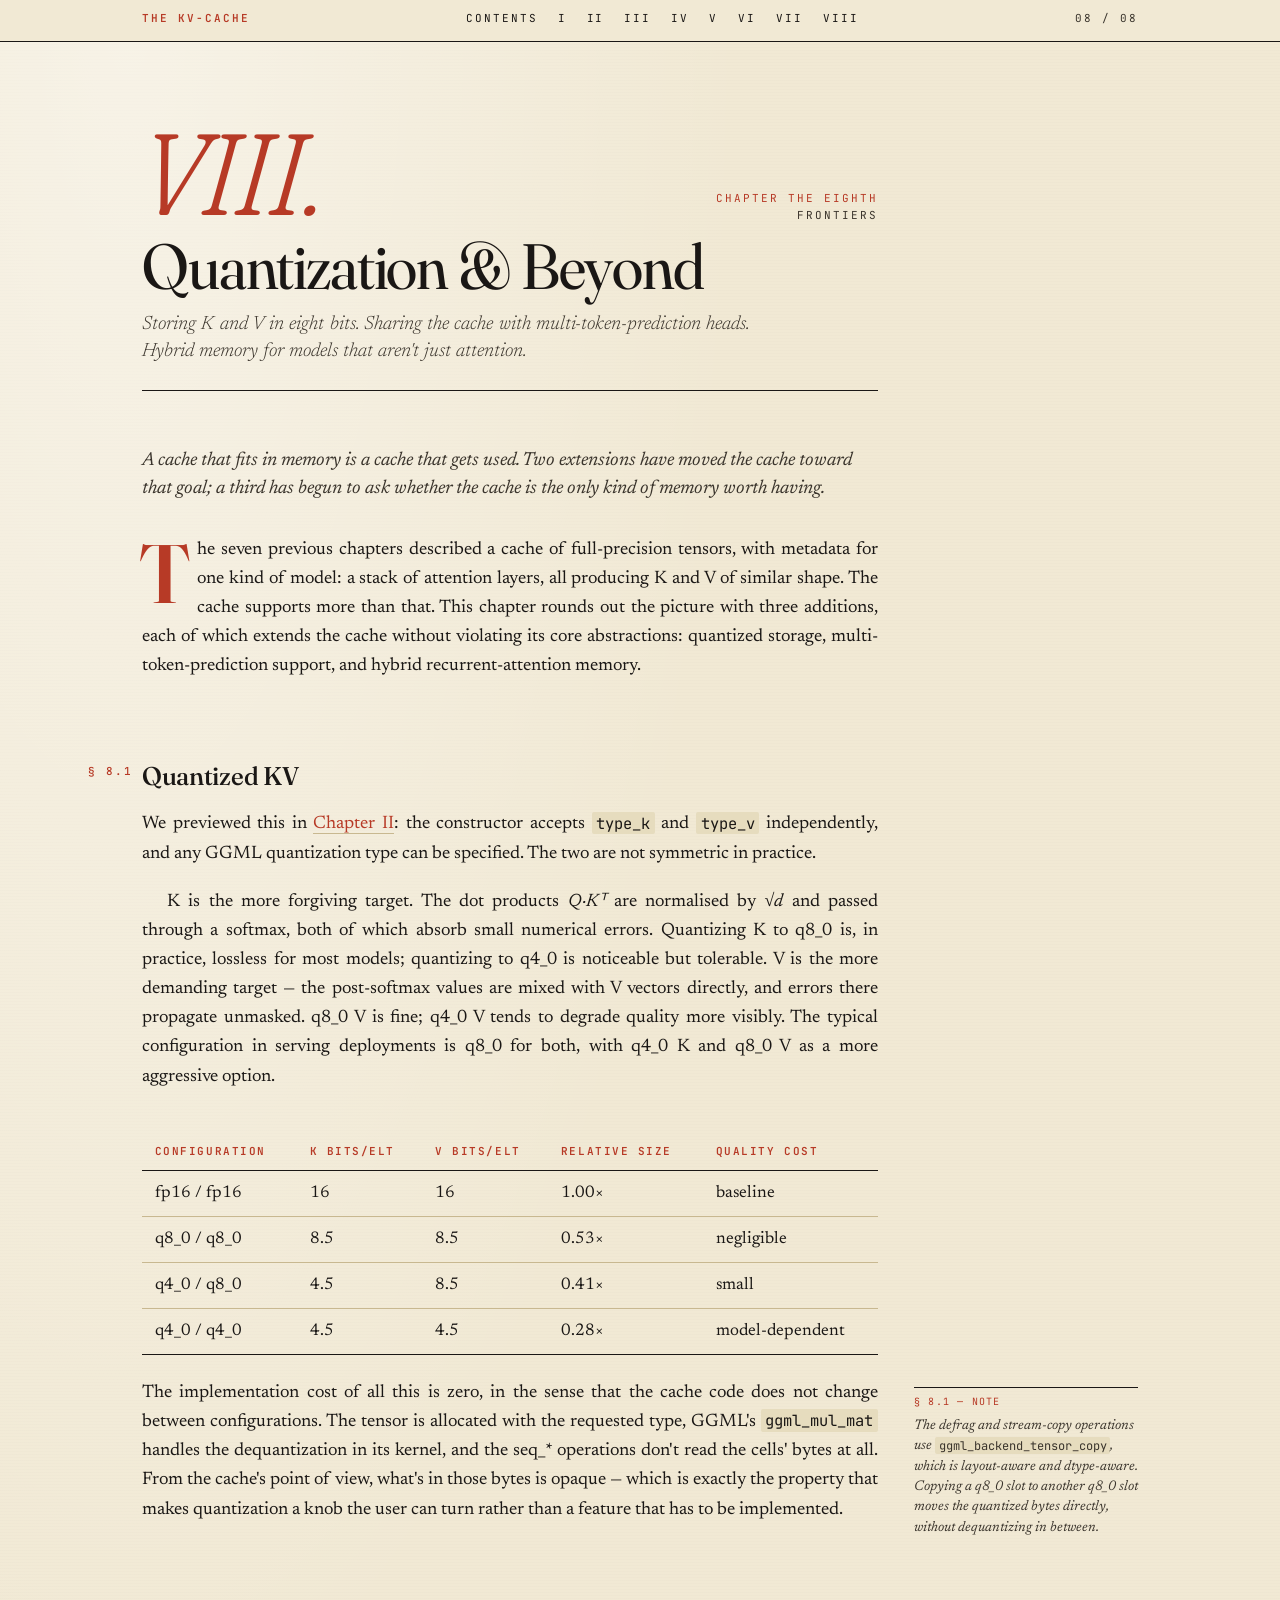
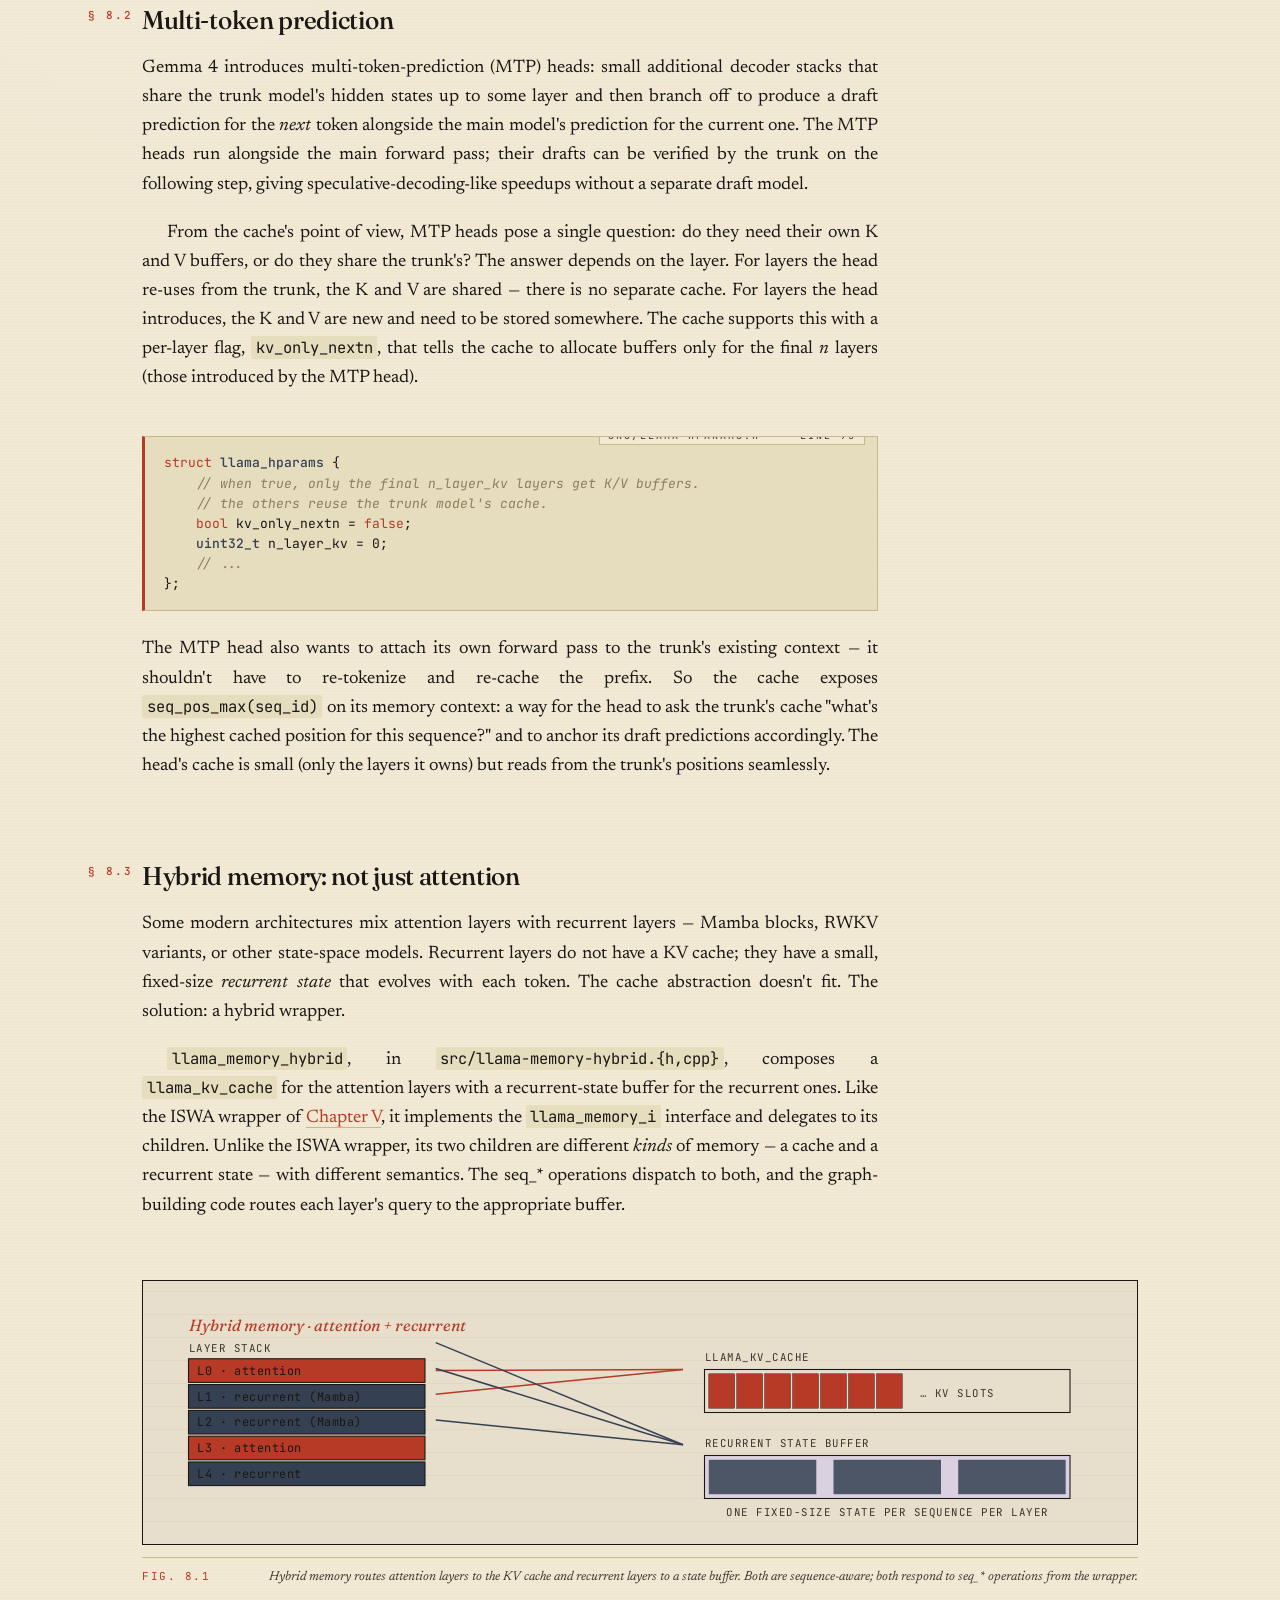
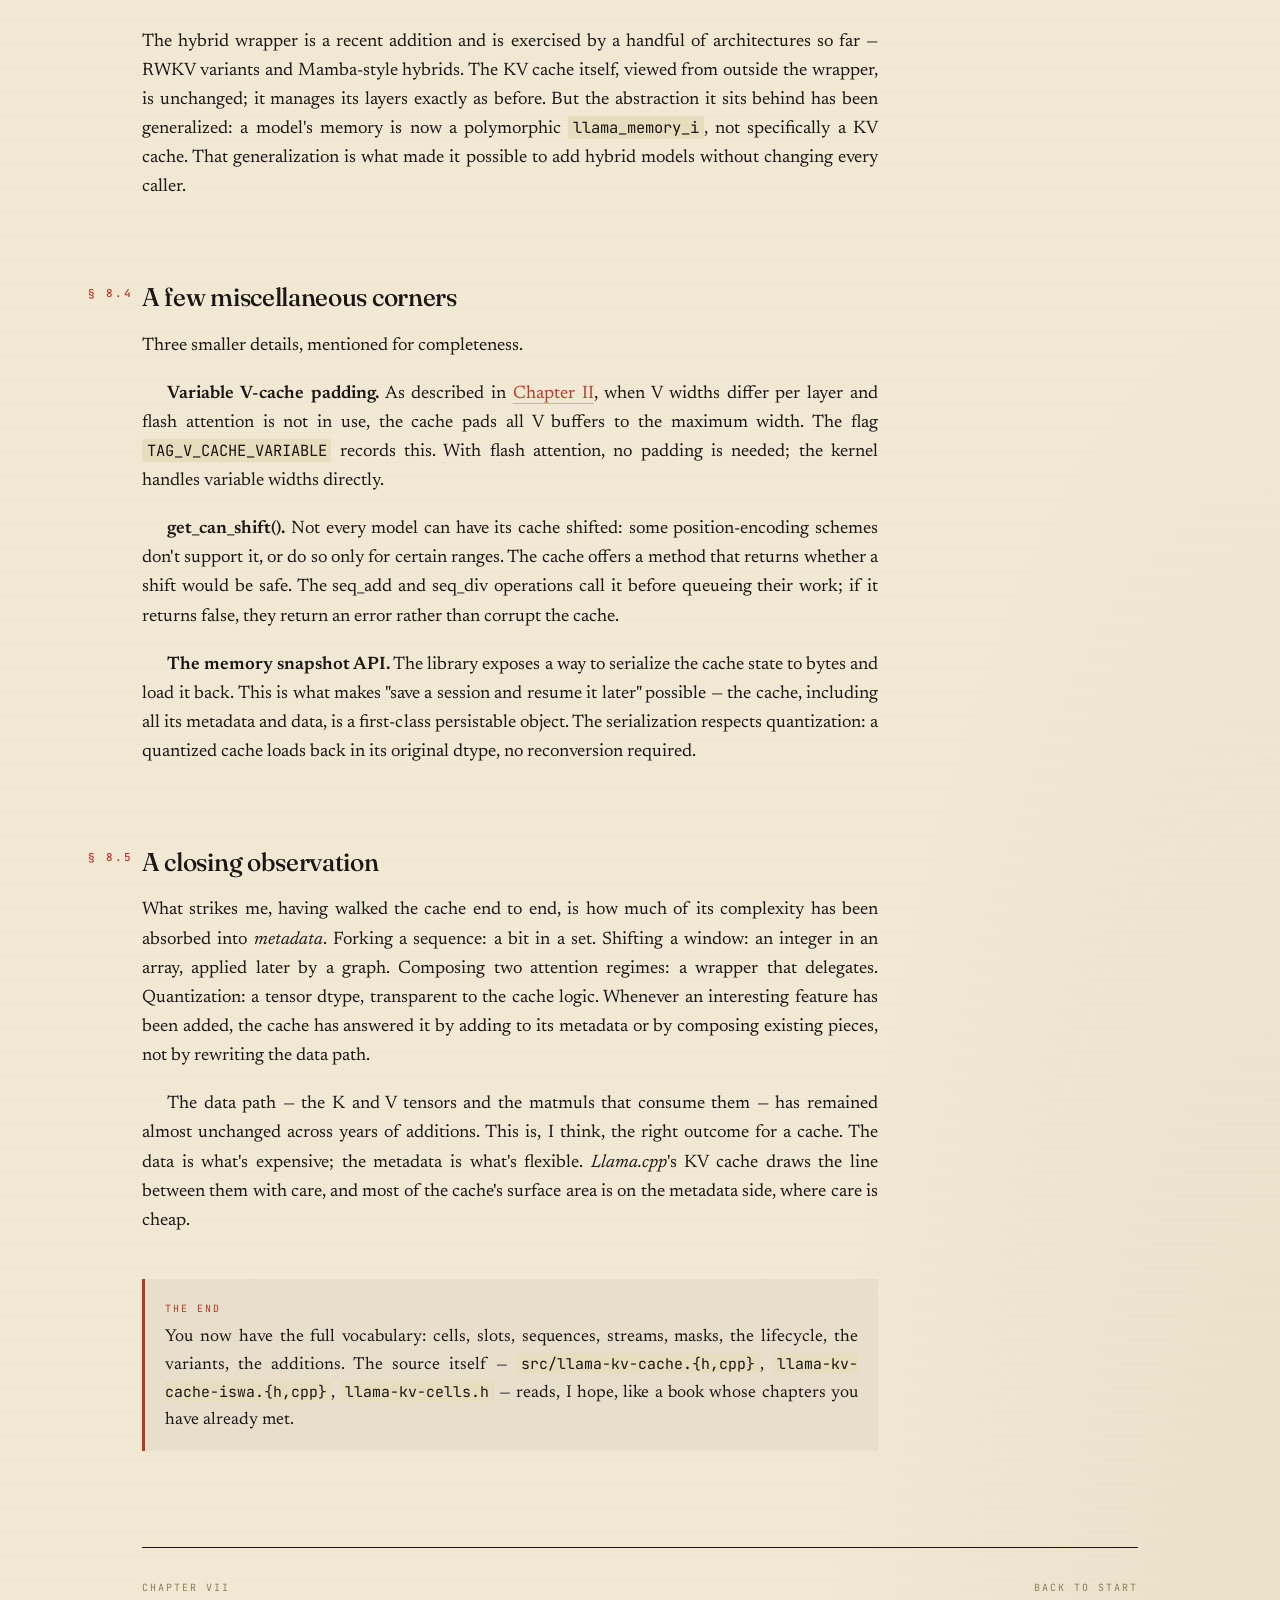
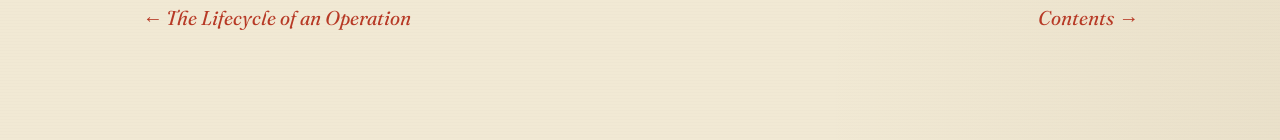
<file: kv-cache-explainer/08-beyond.html>
<!doctype html>
<html lang="en">
<head>
  <meta charset="utf-8">
  <meta name="viewport" content="width=device-width, initial-scale=1">
  <title>VIII · Quantization &amp; Beyond — The KV-Cache</title>
  <link rel="stylesheet" href="styles.css">
</head>
<body>

<div class="running-head">
  <div class="inner">
    <span class="title">The KV-Cache</span>
    <div class="nav">
      <a href="index.html">Contents</a>
      <a href="01-why-cache.html">I</a>
      <a href="02-layout.html">II</a>
      <a href="03-cells.html">III</a>
      <a href="04-streams.html">IV</a>
      <a href="05-iswa.html">V</a>
      <a href="06-mask.html">VI</a>
      <a href="07-operations.html">VII</a>
      <a href="08-beyond.html" aria-current="page">VIII</a>
    </div>
    <span class="folio">08 / 08</span>
  </div>
</div>

<article class="page">

  <header class="chapter-head fade-up">
    <div class="chapter-number">VIII.</div>
    <div class="chapter-meta">
      <div class="kicker">Chapter the Eighth</div>
      <div>Frontiers</div>
    </div>
    <h1 class="chapter-title">Quantization &amp; Beyond</h1>
    <p class="chapter-subtitle">Storing K and V in eight bits. Sharing the cache with multi-token-prediction heads. Hybrid memory for models that aren't just attention.</p>
  </header>

  <p class="lede fade-up d1">
    A cache that fits in memory is a cache that gets used. Two extensions have
    moved the cache toward that goal; a third has begun to ask whether the cache
    is the only kind of memory worth having.
  </p>

  <p class="dropcap">The seven previous chapters described a cache of full-precision tensors, with metadata for one kind of model: a stack of attention layers, all producing K and V of similar shape. The cache supports more than that. This chapter rounds out the picture with three additions, each of which extends the cache without violating its core abstractions: quantized storage, multi-token-prediction support, and hybrid recurrent-attention memory.</p>

  <h2 data-section="§ 8.1">Quantized KV</h2>

  <p>We previewed this in <a href="02-layout.html">Chapter II</a>: the constructor accepts <code>type_k</code> and <code>type_v</code> independently, and any GGML quantization type can be specified. The two are not symmetric in practice.</p>

  <p>K is the more forgiving target. The dot products <em>Q·Kᵀ</em> are normalised by <em>√d</em> and passed through a softmax, both of which absorb small numerical errors. Quantizing K to q8_0 is, in practice, lossless for most models; quantizing to q4_0 is noticeable but tolerable. V is the more demanding target — the post-softmax values are mixed with V vectors directly, and errors there propagate unmasked. q8_0 V is fine; q4_0 V tends to degrade quality more visibly. The typical configuration in serving deployments is q8_0 for both, with q4_0 K and q8_0 V as a more aggressive option.</p>

  <table>
    <thead>
      <tr><th>Configuration</th><th>K bits/elt</th><th>V bits/elt</th><th>Relative size</th><th>Quality cost</th></tr>
    </thead>
    <tbody>
      <tr><td>fp16  / fp16</td>  <td>16</td><td>16</td><td>1.00×</td><td>baseline</td></tr>
      <tr><td>q8_0  / q8_0</td>  <td>8.5</td><td>8.5</td><td>0.53×</td><td>negligible</td></tr>
      <tr><td>q4_0  / q8_0</td>  <td>4.5</td><td>8.5</td><td>0.41×</td><td>small</td></tr>
      <tr><td>q4_0  / q4_0</td>  <td>4.5</td><td>4.5</td><td>0.28×</td><td>model-dependent</td></tr>
    </tbody>
  </table>

  <p>The implementation cost of all this is zero, in the sense that the cache code does not change between configurations. The tensor is allocated with the requested type, GGML's <code>ggml_mul_mat</code> handles the dequantization in its kernel, and the seq_* operations don't read the cells' bytes at all. From the cache's point of view, what's in those bytes is opaque — which is exactly the property that makes quantization a knob the user can turn rather than a feature that has to be implemented.</p>

  <aside class="margin">
    <span class="ref">§ 8.1 — note</span>
    The defrag and stream-copy operations use <code>ggml_backend_tensor_copy</code>, which is layout-aware and dtype-aware. Copying a q8_0 slot to another q8_0 slot moves the quantized bytes directly, without dequantizing in between.
  </aside>

  <h2 data-section="§ 8.2">Multi-token prediction</h2>

  <p>Gemma 4 introduces multi-token-prediction (MTP) heads: small additional decoder stacks that share the trunk model's hidden states up to some layer and then branch off to produce a draft prediction for the <em>next</em> token alongside the main model's prediction for the current one. The MTP heads run alongside the main forward pass; their drafts can be verified by the trunk on the following step, giving speculative-decoding-like speedups without a separate draft model.</p>

  <p>From the cache's point of view, MTP heads pose a single question: do they need their own K and V buffers, or do they share the trunk's? The answer depends on the layer. For layers the head re-uses from the trunk, the K and V are shared — there is no separate cache. For layers the head introduces, the K and V are new and need to be stored somewhere. The cache supports this with a per-layer flag, <code>kv_only_nextn</code>, that tells the cache to allocate buffers only for the final <em>n</em> layers (those introduced by the MTP head).</p>

  <pre><span class="lbl">src/llama-hparams.h — ~ line 95</span><span class="kw">struct</span> <span class="typ">llama_hparams</span> {
    <span class="cmt">// when true, only the final n_layer_kv layers get K/V buffers.</span>
    <span class="cmt">// the others reuse the trunk model's cache.</span>
    <span class="kw">bool</span> kv_only_nextn = <span class="kw">false</span>;
    <span class="typ">uint32_t</span> n_layer_kv = 0;
    <span class="cmt">// ...</span>
};</pre>

  <p>The MTP head also wants to attach its own forward pass to the trunk's existing context — it shouldn't have to re-tokenize and re-cache the prefix. So the cache exposes <code>seq_pos_max(seq_id)</code> on its memory context: a way for the head to ask the trunk's cache "what's the highest cached position for this sequence?" and to anchor its draft predictions accordingly. The head's cache is small (only the layers it owns) but reads from the trunk's positions seamlessly.</p>

  <h2 data-section="§ 8.3">Hybrid memory: not just attention</h2>

  <p>Some modern architectures mix attention layers with recurrent layers — Mamba blocks, RWKV variants, or other state-space models. Recurrent layers do not have a KV cache; they have a small, fixed-size <em>recurrent state</em> that evolves with each token. The cache abstraction doesn't fit. The solution: a hybrid wrapper.</p>

  <p><code>llama_memory_hybrid</code>, in <code>src/llama-memory-hybrid.{h,cpp}</code>, composes a <code>llama_kv_cache</code> for the attention layers with a recurrent-state buffer for the recurrent ones. Like the ISWA wrapper of <a href="05-iswa.html">Chapter V</a>, it implements the <code>llama_memory_i</code> interface and delegates to its children. Unlike the ISWA wrapper, its two children are different <em>kinds</em> of memory — a cache and a recurrent state — with different semantics. The seq_* operations dispatch to both, and the graph-building code routes each layer's query to the appropriate buffer.</p>

  <figure class="full">
    <div class="diagram-frame">
      <svg viewBox="0 0 880 200" xmlns="http://www.w3.org/2000/svg">
        <text class="dg-title" x="20" y="24">Hybrid memory · attention + recurrent</text>

        <!-- model layers, alternating types -->
        <g transform="translate(20, 50)">
          <text class="dg-label" x="0" y="-6">layer stack</text>
          <g>
            <rect x="0" y="0" width="220" height="22" fill="#b73a26" stroke="#1a1715"/>
            <text class="dg-text" x="8" y="15" fill="#f1e9d4">L0 · attention</text>
            <rect x="0" y="24" width="220" height="22" fill="#354152" stroke="#1a1715"/>
            <text class="dg-text" x="8" y="39" fill="#f1e9d4">L1 · recurrent (Mamba)</text>
            <rect x="0" y="48" width="220" height="22" fill="#354152" stroke="#1a1715"/>
            <text class="dg-text" x="8" y="63" fill="#f1e9d4">L2 · recurrent (Mamba)</text>
            <rect x="0" y="72" width="220" height="22" fill="#b73a26" stroke="#1a1715"/>
            <text class="dg-text" x="8" y="87" fill="#f1e9d4">L3 · attention</text>
            <rect x="0" y="96" width="220" height="22" fill="#354152" stroke="#1a1715"/>
            <text class="dg-text" x="8" y="111" fill="#f1e9d4">L4 · recurrent</text>
          </g>
        </g>

        <!-- routing arrows -->
        <g class="dg-stroke-soft">
          <path d="M 250 61 L 480 60" stroke="#b73a26" stroke-width="1.4"/>
          <path d="M 250 83 L 480 60" stroke="#b73a26" stroke-width="1.4"/>
          <path d="M 250 35 L 480 130" stroke="#354152" stroke-width="1.4"/>
          <path d="M 250 59 L 480 130" stroke="#354152" stroke-width="1.4"/>
          <path d="M 250 107 L 480 130" stroke="#354152" stroke-width="1.4"/>
        </g>

        <!-- the two memories -->
        <g transform="translate(500, 30)">
          <g>
            <text class="dg-label" x="0" y="22" fill="#b73a26">llama_kv_cache</text>
            <rect x="0" y="30" width="340" height="40" fill="#e7decb" stroke="#1a1715"/>
            <g fill="#b73a26" stroke="#1a1715" stroke-width="0.4">
              <rect x="4" y="34" width="24" height="32"/>
              <rect x="30" y="34" width="24" height="32"/>
              <rect x="56" y="34" width="24" height="32"/>
              <rect x="82" y="34" width="24" height="32"/>
              <rect x="108" y="34" width="24" height="32"/>
              <rect x="134" y="34" width="24" height="32"/>
              <rect x="160" y="34" width="24" height="32"/>
            </g>
            <text class="dg-label" x="200" y="56" fill="#3a342c">…  KV slots</text>
          </g>
          <g transform="translate(0, 80)">
            <text class="dg-label" x="0" y="22" fill="#354152">recurrent state buffer</text>
            <rect x="0" y="30" width="340" height="40" fill="#dad0e0" stroke="#1a1715"/>
            <g fill="#354152">
              <rect x="4" y="34" width="100" height="32" opacity="0.85"/>
              <rect x="120" y="34" width="100" height="32" opacity="0.85"/>
              <rect x="236" y="34" width="100" height="32" opacity="0.85"/>
            </g>
            <text class="dg-label" x="20" y="86" fill="#3a342c">one fixed-size state per sequence per layer</text>
          </g>
        </g>
      </svg>
    </div>
    <figcaption>
      <span class="fig-num">Fig. 8.1</span>
      <span class="fig-desc">Hybrid memory routes attention layers to the KV cache and recurrent layers to a state buffer. Both are sequence-aware; both respond to seq_* operations from the wrapper.</span>
    </figcaption>
  </figure>

  <p>The hybrid wrapper is a recent addition and is exercised by a handful of architectures so far — RWKV variants and Mamba-style hybrids. The KV cache itself, viewed from outside the wrapper, is unchanged; it manages its layers exactly as before. But the abstraction it sits behind has been generalized: a model's memory is now a polymorphic <code>llama_memory_i</code>, not specifically a KV cache. That generalization is what made it possible to add hybrid models without changing every caller.</p>

  <h2 data-section="§ 8.4">A few miscellaneous corners</h2>

  <p>Three smaller details, mentioned for completeness.</p>

  <p><strong>Variable V-cache padding.</strong> As described in <a href="02-layout.html">Chapter II</a>, when V widths differ per layer and flash attention is not in use, the cache pads all V buffers to the maximum width. The flag <code>TAG_V_CACHE_VARIABLE</code> records this. With flash attention, no padding is needed; the kernel handles variable widths directly.</p>

  <p><strong>get_can_shift().</strong> Not every model can have its cache shifted: some position-encoding schemes don't support it, or do so only for certain ranges. The cache offers a method that returns whether a shift would be safe. The seq_add and seq_div operations call it before queueing their work; if it returns false, they return an error rather than corrupt the cache.</p>

  <p><strong>The memory snapshot API.</strong> The library exposes a way to serialize the cache state to bytes and load it back. This is what makes "save a session and resume it later" possible — the cache, including all its metadata and data, is a first-class persistable object. The serialization respects quantization: a quantized cache loads back in its original dtype, no reconversion required.</p>

  <h2 data-section="§ 8.5">A closing observation</h2>

  <p>What strikes me, having walked the cache end to end, is how much of its complexity has been absorbed into <em>metadata</em>. Forking a sequence: a bit in a set. Shifting a window: an integer in an array, applied later by a graph. Composing two attention regimes: a wrapper that delegates. Quantization: a tensor dtype, transparent to the cache logic. Whenever an interesting feature has been added, the cache has answered it by adding to its metadata or by composing existing pieces, not by rewriting the data path.</p>

  <p>The data path — the K and V tensors and the matmuls that consume them — has remained almost unchanged across years of additions. This is, I think, the right outcome for a cache. The data is what's expensive; the metadata is what's flexible. <em>Llama.cpp</em>'s KV cache draws the line between them with care, and most of the cache's surface area is on the metadata side, where care is cheap.</p>

  <div class="callout">
    <span class="label">The end</span>
    <p>You now have the full vocabulary: cells, slots, sequences, streams, masks, the lifecycle, the variants, the additions. The source itself — <code>src/llama-kv-cache.{h,cpp}</code>, <code>llama-kv-cache-iswa.{h,cpp}</code>, <code>llama-kv-cells.h</code> — reads, I hope, like a book whose chapters you have already met.</p>
  </div>

  <nav class="footer-nav">
    <a href="07-operations.html" class="prev">
      <span class="label">Chapter VII</span>
      <span class="ttl">The Lifecycle of an Operation</span>
    </a>
    <a href="index.html" class="next">
      <span class="label">Back to start</span>
      <span class="ttl">Contents</span>
    </a>
  </nav>

</article>

</body>
</html>
</file>
<file: kv-cache-explainer/styles.css>
/* ============================================================
   KV-CACHE: An Engineering Reference
   Shared stylesheet for all chapters.
   ============================================================ */

@import url('https://fonts.googleapis.com/css2?family=Fraunces:opsz,wght,SOFT@9..144,300..900,0..100&family=Newsreader:ital,opsz,wght@0,6..72,200..800;1,6..72,200..800&family=JetBrains+Mono:wght@300..700&display=swap');

:root {
  /* Palette — warm parchment + ink + vermillion accent */
  --paper:      #f1e9d4;
  --paper-2:    #e7decb;
  --paper-3:    #ddd2b8;
  --ink:        #1a1715;
  --ink-soft:   #3a342c;
  --rule:       #c8b890;
  --rule-soft:  #d8caa8;
  --accent:     #b73a26;      /* vermillion */
  --accent-2:   #7a3a1c;      /* burnt sienna */
  --slate:      #354152;
  --mute:       #8d7e5c;      /* faded sepia */
  --highlight:  #f7e9a8;      /* margin highlight */
  --code-bg:    #e6dcbe;
  --code-border:#c8b890;
  --good:       #4a6b2e;

  /* Type */
  --display:  'Fraunces', 'EB Garamond', Georgia, serif;
  --body:     'Newsreader', 'EB Garamond', Georgia, serif;
  --mono:     'JetBrains Mono', 'IBM Plex Mono', 'Menlo', monospace;

  /* Spacing scale */
  --s-1: 0.25rem;
  --s-2: 0.5rem;
  --s-3: 0.75rem;
  --s-4: 1rem;
  --s-5: 1.5rem;
  --s-6: 2rem;
  --s-7: 3rem;
  --s-8: 4.5rem;

  /* Layout */
  --main-col:   46rem;
  --margin-col: 14rem;
  --gutter:     2.25rem;
}

* { box-sizing: border-box; }

html { scroll-behavior: smooth; }

body {
  margin: 0;
  background: var(--paper);
  color: var(--ink);
  font-family: var(--body);
  font-size: 18px;
  line-height: 1.62;
  font-feature-settings: "kern", "liga", "onum";
  font-variation-settings: "opsz" 16;
  /* Subtle paper texture using layered gradients */
  background-image:
    radial-gradient(ellipse 80% 60% at 10% 0%, rgba(255,255,255,0.45) 0%, transparent 60%),
    radial-gradient(ellipse 60% 50% at 100% 100%, rgba(120,90,40,0.06) 0%, transparent 60%),
    repeating-linear-gradient(0deg, transparent 0, transparent 2px, rgba(50,30,10,0.012) 2px, rgba(50,30,10,0.012) 3px);
}

/* ====== TOP RULE / RUNNING HEAD ====== */
.running-head {
  position: sticky;
  top: 0;
  z-index: 50;
  background: var(--paper);
  border-bottom: 1px solid var(--ink);
  font-family: var(--mono);
  font-size: 11px;
  letter-spacing: 0.18em;
  text-transform: uppercase;
}
.running-head .inner {
  max-width: calc(var(--main-col) + var(--margin-col) + var(--gutter) + 4rem);
  margin: 0 auto;
  padding: 0.65rem 2rem;
  display: flex;
  justify-content: space-between;
  align-items: baseline;
  gap: 1rem;
}
.running-head .title { color: var(--accent); font-weight: 600; }
.running-head .nav { display: flex; gap: 1.25rem; }
.running-head .nav a {
  color: var(--ink);
  text-decoration: none;
  border-bottom: 1px solid transparent;
  padding-bottom: 1px;
}
.running-head .nav a:hover { border-bottom-color: var(--ink); }
.running-head .nav a[aria-disabled="true"] { color: var(--mute); pointer-events: none; }
.running-head .folio { color: var(--ink-soft); }

/* ====== PAGE GRID ====== */
.page {
  max-width: calc(var(--main-col) + var(--margin-col) + var(--gutter) + 4rem);
  margin: 0 auto;
  padding: 4rem 2rem 6rem;
  display: grid;
  grid-template-columns: var(--main-col) var(--margin-col);
  column-gap: var(--gutter);
  align-items: start;
}

/* main content lives in column 1; margin notes opt into column 2 */
.page > * { grid-column: 1; }
.page > aside.margin { grid-column: 2; }
.page > .full { grid-column: 1 / -1; }

/* ====== CHAPTER HEAD ====== */
.chapter-head {
  margin-top: 1rem;
  margin-bottom: 3.5rem;
  border-bottom: 1px solid var(--ink);
  padding-bottom: 1.5rem;
  display: grid;
  grid-template-columns: auto 1fr;
  column-gap: 2.25rem;
  align-items: end;
}
.chapter-number {
  font-family: var(--display);
  font-style: italic;
  font-weight: 300;
  font-size: clamp(4rem, 9vw, 7.5rem);
  line-height: 0.9;
  color: var(--accent);
  font-variation-settings: "opsz" 144, "SOFT" 100;
  letter-spacing: -0.02em;
}
.chapter-meta {
  text-align: right;
  font-family: var(--mono);
  font-size: 11px;
  letter-spacing: 0.18em;
  text-transform: uppercase;
  color: var(--ink-soft);
}
.chapter-meta .kicker { color: var(--accent); }

.chapter-title {
  grid-column: 1 / -1;
  font-family: var(--display);
  font-weight: 400;
  font-style: normal;
  font-size: clamp(2.4rem, 5.5vw, 4rem);
  line-height: 1.02;
  letter-spacing: -0.018em;
  margin: 0.5rem 0 0;
  font-variation-settings: "opsz" 144, "SOFT" 30;
}
.chapter-subtitle {
  grid-column: 1 / -1;
  font-family: var(--body);
  font-style: italic;
  font-weight: 300;
  color: var(--ink-soft);
  font-size: 1.2rem;
  line-height: 1.4;
  margin: 0.85rem 0 0;
  max-width: 38rem;
}

/* ====== BODY TYPE ====== */
h2 {
  font-family: var(--display);
  font-weight: 500;
  font-size: 1.6rem;
  letter-spacing: -0.012em;
  margin: 3.5rem 0 0.8rem;
  font-variation-settings: "opsz" 60;
  position: relative;
}
h2::before {
  content: attr(data-section);
  position: absolute;
  left: -3.4rem;
  top: 0.45rem;
  font-family: var(--mono);
  font-size: 11px;
  letter-spacing: 0.18em;
  color: var(--accent);
  font-weight: 500;
}
h3 {
  font-family: var(--display);
  font-weight: 500;
  font-style: italic;
  font-size: 1.2rem;
  margin: 2.2rem 0 0.5rem;
  color: var(--ink);
  font-variation-settings: "opsz" 36, "SOFT" 60;
}
p {
  margin: 0 0 1.05em;
  hyphens: auto;
  text-align: justify;
}
p + p { text-indent: 1.4em; }
p.lede {
  font-size: 1.18rem;
  line-height: 1.5;
  color: var(--ink-soft);
  font-style: italic;
  margin-bottom: 2rem;
  text-indent: 0;
  text-align: left;
}
p.lede + p { text-indent: 0; }

/* Drop cap — first paragraph of a chapter */
p.dropcap::first-letter {
  font-family: var(--display);
  font-weight: 600;
  font-size: 4.6em;
  line-height: 0.82;
  float: left;
  margin: 0.06em 0.08em 0 -0.04em;
  color: var(--accent);
  font-variation-settings: "opsz" 144, "SOFT" 0;
}

strong { font-weight: 600; color: var(--ink); }
em     { font-style: italic; }
.smallcaps {
  font-variant: small-caps;
  letter-spacing: 0.08em;
  font-weight: 500;
}
.term {
  font-style: italic;
  color: var(--accent-2);
}

a { color: var(--accent); text-decoration: none; border-bottom: 1px solid var(--rule); transition: border-color 120ms; }
a:hover { border-bottom-color: var(--accent); }

/* ====== CODE ====== */
code {
  font-family: var(--mono);
  font-size: 0.86em;
  background: var(--code-bg);
  padding: 0.05em 0.3em;
  border-radius: 2px;
  font-feature-settings: "calt" 0;
}
pre {
  font-family: var(--mono);
  font-size: 13px;
  line-height: 1.55;
  background: var(--code-bg);
  border: 1px solid var(--code-border);
  border-left: 3px solid var(--accent);
  padding: 1rem 1.2rem;
  margin: 1.5rem 0;
  overflow-x: auto;
  white-space: pre;
  position: relative;
}
pre code { background: transparent; padding: 0; }
pre .cmt    { color: var(--mute); font-style: italic; }
pre .kw     { color: var(--accent); }
pre .typ    { color: var(--slate); font-weight: 500; }
pre .str    { color: var(--good); }
pre .num    { color: var(--accent-2); }
pre .fn     { color: var(--ink); font-weight: 600; }
pre .lbl {
  position: absolute;
  top: -10px;
  right: 12px;
  background: var(--paper);
  padding: 0 0.5rem;
  font-size: 10px;
  letter-spacing: 0.2em;
  text-transform: uppercase;
  color: var(--ink-soft);
  border: 1px solid var(--code-border);
}

/* ====== MARGIN NOTES ====== */
aside.margin {
  font-family: var(--body);
  font-size: 14px;
  line-height: 1.45;
  color: var(--ink-soft);
  font-style: italic;
  border-top: 1px solid var(--ink);
  padding-top: 0.45rem;
  margin-top: 0.5rem;
}
aside.margin .ref {
  display: block;
  font-family: var(--mono);
  font-style: normal;
  font-size: 10px;
  letter-spacing: 0.12em;
  text-transform: uppercase;
  color: var(--accent);
  margin-bottom: 0.4rem;
}
aside.margin code {
  font-style: normal;
  font-size: 12px;
}

/* ====== CALLOUTS ====== */
.callout {
  border-left: 3px solid var(--accent);
  background: var(--paper-2);
  padding: 1rem 1.25rem;
  margin: 1.5rem 0;
  font-size: 0.96em;
}
.callout .label {
  display: inline-block;
  font-family: var(--mono);
  font-size: 10px;
  letter-spacing: 0.2em;
  text-transform: uppercase;
  color: var(--accent);
  margin-bottom: 0.4rem;
}
.callout p:last-child { margin-bottom: 0; }

/* ====== FIGURES ====== */
figure {
  margin: 2.5rem 0;
  grid-column: 1 / -1;
}
figure.bleed { margin-left: 0; margin-right: 0; }
figure svg { display: block; max-width: 100%; height: auto; }
figcaption {
  font-family: var(--mono);
  font-size: 11px;
  letter-spacing: 0.14em;
  text-transform: uppercase;
  color: var(--ink-soft);
  margin-top: 0.8rem;
  padding-top: 0.5rem;
  border-top: 1px solid var(--rule);
  display: flex;
  justify-content: space-between;
  align-items: baseline;
  gap: 1rem;
}
figcaption .fig-num { color: var(--accent); flex-shrink: 0; }
figcaption .fig-desc { text-transform: none; letter-spacing: 0; font-style: italic; font-family: var(--body); font-size: 13px; color: var(--ink-soft); text-align: right; flex: 1; }

/* ====== TABLES ====== */
table {
  width: 100%;
  border-collapse: collapse;
  margin: 1.5rem 0;
  font-size: 0.94em;
}
th, td {
  padding: 0.55rem 0.8rem;
  text-align: left;
  border-bottom: 1px solid var(--rule);
}
th {
  font-family: var(--mono);
  font-size: 11px;
  letter-spacing: 0.14em;
  text-transform: uppercase;
  color: var(--accent);
  font-weight: 600;
  border-bottom: 1px solid var(--ink);
}
tr:last-child td { border-bottom: 1px solid var(--ink); }
td code { font-size: 12px; }

/* ====== LISTS ====== */
ul, ol { padding-left: 1.4em; margin: 0 0 1.2em; }
li { margin-bottom: 0.45em; }
ul.dashes { list-style: none; padding-left: 0; }
ul.dashes li { position: relative; padding-left: 1.6em; }
ul.dashes li::before {
  content: '—';
  position: absolute;
  left: 0;
  color: var(--accent);
  font-weight: 500;
}

/* ====== FOOTER NAV ====== */
.footer-nav {
  grid-column: 1 / -1;
  margin-top: 4.5rem;
  padding-top: 1.5rem;
  border-top: 1px solid var(--ink);
  display: grid;
  grid-template-columns: 1fr 1fr;
  gap: 2rem;
}
.footer-nav .prev, .footer-nav .next {
  display: block;
  border: none;
  text-decoration: none;
  color: var(--ink);
  padding: 0.5rem 0;
}
.footer-nav .next { text-align: right; }
.footer-nav .label {
  font-family: var(--mono);
  font-size: 10px;
  letter-spacing: 0.2em;
  text-transform: uppercase;
  color: var(--mute);
  display: block;
  margin-bottom: 0.35rem;
}
.footer-nav .ttl {
  font-family: var(--display);
  font-style: italic;
  font-weight: 400;
  font-size: 1.25rem;
  color: var(--accent);
  font-variation-settings: "opsz" 60;
}
.footer-nav a:hover .ttl { color: var(--ink); }
.footer-nav .prev .ttl::before  { content: '← '; }
.footer-nav .next .ttl::after   { content: ' →'; }
.footer-nav .disabled { opacity: 0.35; pointer-events: none; }

/* ====== COVER PAGE ====== */
.cover {
  min-height: 90vh;
  display: grid;
  grid-template-columns: 1fr;
  padding: 6rem 2rem 4rem;
  position: relative;
}
.cover .topline {
  font-family: var(--mono);
  font-size: 11px;
  letter-spacing: 0.3em;
  text-transform: uppercase;
  color: var(--accent);
  margin-bottom: 3rem;
  display: flex;
  justify-content: space-between;
  align-items: baseline;
  border-bottom: 1px solid var(--ink);
  padding-bottom: 1rem;
}
.cover-title {
  font-family: var(--display);
  font-weight: 400;
  font-size: clamp(4rem, 14vw, 11rem);
  line-height: 0.88;
  letter-spacing: -0.035em;
  margin: 0;
  font-variation-settings: "opsz" 144, "SOFT" 30;
}
.cover-title em {
  font-style: italic;
  font-weight: 300;
  color: var(--accent);
  font-variation-settings: "opsz" 144, "SOFT" 100;
}
.cover-sub {
  font-family: var(--display);
  font-style: italic;
  font-weight: 300;
  font-size: clamp(1.3rem, 2.4vw, 1.85rem);
  color: var(--ink-soft);
  max-width: 38rem;
  margin: 2rem 0 0;
  line-height: 1.35;
  font-variation-settings: "opsz" 72, "SOFT" 100;
}
.cover-meta {
  margin-top: auto;
  padding-top: 4rem;
  display: grid;
  grid-template-columns: repeat(4, 1fr);
  gap: 1rem;
  font-family: var(--mono);
  font-size: 11px;
  letter-spacing: 0.14em;
  text-transform: uppercase;
}
.cover-meta .item .k { color: var(--mute); display: block; margin-bottom: 0.3rem; }
.cover-meta .item .v { color: var(--ink); }

/* ====== TABLE OF CONTENTS ====== */
.toc {
  max-width: calc(var(--main-col) + var(--margin-col) + var(--gutter) + 4rem);
  margin: 0 auto;
  padding: 4rem 2rem 6rem;
}
.toc-label {
  font-family: var(--mono);
  font-size: 11px;
  letter-spacing: 0.3em;
  text-transform: uppercase;
  color: var(--accent);
  margin-bottom: 1rem;
  border-bottom: 1px solid var(--ink);
  padding-bottom: 0.6rem;
  display: flex;
  justify-content: space-between;
}
.toc ol { list-style: none; padding: 0; margin: 0; counter-reset: chap; }
.toc li {
  counter-increment: chap;
  border-bottom: 1px solid var(--rule);
  padding: 1.4rem 0;
  display: grid;
  grid-template-columns: 4rem 1fr 6rem;
  align-items: baseline;
  gap: 1.5rem;
}
.toc li a {
  border: none;
  color: var(--ink);
  text-decoration: none;
  display: contents;
}
.toc li .num {
  font-family: var(--display);
  font-style: italic;
  font-size: 2rem;
  color: var(--accent);
  font-variation-settings: "opsz" 60, "SOFT" 100;
}
.toc li .ttl {
  font-family: var(--display);
  font-size: 1.55rem;
  font-weight: 400;
  line-height: 1.15;
  font-variation-settings: "opsz" 60;
}
.toc li .ttl .sub {
  display: block;
  font-family: var(--body);
  font-style: italic;
  font-weight: 300;
  font-size: 0.95rem;
  color: var(--ink-soft);
  margin-top: 0.3rem;
  line-height: 1.35;
}
.toc li .pg {
  font-family: var(--mono);
  font-size: 11px;
  letter-spacing: 0.18em;
  color: var(--mute);
  text-align: right;
}
.toc li:hover .ttl { color: var(--accent); }
.toc li:hover .num { color: var(--ink); }

/* ====== DIAGRAM-SPECIFIC HELPERS ====== */
.diagram-frame {
  border: 1px solid var(--ink);
  background:
    repeating-linear-gradient(0deg, transparent 0, transparent 22px, rgba(40,30,10,0.04) 22px, rgba(40,30,10,0.04) 23px),
    var(--paper-2);
  padding: 1.5rem;
}

/* SVG shared classes */
.dg-text       { font-family: var(--mono); font-size: 11px; fill: var(--ink); letter-spacing: 0.04em; }
.dg-label      { font-family: var(--mono); font-size: 10px; fill: var(--ink-soft); text-transform: uppercase; letter-spacing: 0.14em; }
.dg-title      { font-family: var(--display); font-style: italic; fill: var(--accent); font-size: 15px; }
.dg-stroke     { stroke: var(--ink); fill: none; stroke-width: 1.2; }
.dg-stroke-soft{ stroke: var(--rule-soft); fill: none; stroke-width: 1; }
.dg-accent     { stroke: var(--accent); fill: none; stroke-width: 1.4; }
.dg-fill       { fill: var(--paper); stroke: var(--ink); stroke-width: 1; }
.dg-fill-accent{ fill: var(--accent); }
.dg-fill-soft  { fill: var(--paper-2); stroke: var(--ink); stroke-width: 1; }
.dg-fill-slate { fill: var(--slate); }
.dg-dashed     { stroke-dasharray: 3 3; }

/* ====== INTERACTIVE CELL GRID (ch3) ====== */
.cell-grid-demo {
  display: grid;
  gap: 1rem;
  margin: 2rem 0;
}
.cells {
  display: grid;
  grid-template-columns: repeat(16, 1fr);
  gap: 3px;
  font-family: var(--mono);
  font-size: 11px;
}
.cell {
  aspect-ratio: 1;
  background: var(--paper-2);
  border: 1px solid var(--rule);
  display: flex;
  flex-direction: column;
  align-items: center;
  justify-content: center;
  position: relative;
  transition: all 200ms ease;
}
.cell .pos { font-size: 13px; color: var(--ink); font-weight: 600; }
.cell .sid { font-size: 9px; color: var(--ink-soft); }
.cell.empty { background: var(--paper); color: var(--mute); }
.cell.empty .pos { color: var(--mute); }
.cell.s0 { background: #d8c8a0; }
.cell.s1 { background: #d8b8a0; }
.cell.s2 { background: #b8c8a0; }
.cell.scan { outline: 2px solid var(--accent); outline-offset: 2px; }
.cell.taken { background: var(--accent); color: var(--paper); }
.cell.taken .pos, .cell.taken .sid { color: var(--paper); }

.controls {
  display: flex;
  gap: 0.6rem;
  align-items: center;
  margin-top: 0.5rem;
  flex-wrap: wrap;
}
.controls button {
  font-family: var(--mono);
  font-size: 11px;
  letter-spacing: 0.12em;
  text-transform: uppercase;
  background: var(--paper);
  border: 1px solid var(--ink);
  color: var(--ink);
  padding: 0.5rem 0.95rem;
  cursor: pointer;
  transition: all 120ms;
}
.controls button:hover { background: var(--ink); color: var(--paper); }
.controls button.primary { background: var(--accent); color: var(--paper); border-color: var(--accent); }
.controls button.primary:hover { background: var(--accent-2); border-color: var(--accent-2); }
.controls .status {
  font-family: var(--mono);
  font-size: 11px;
  color: var(--ink-soft);
  margin-left: auto;
}

/* ====== STREAM TOGGLE (ch4) ====== */
.toggle-group {
  display: inline-flex;
  border: 1px solid var(--ink);
  margin-bottom: 1rem;
}
.toggle-group button {
  font-family: var(--mono);
  font-size: 11px;
  letter-spacing: 0.15em;
  text-transform: uppercase;
  background: var(--paper);
  color: var(--ink);
  border: none;
  padding: 0.55rem 1rem;
  cursor: pointer;
  border-right: 1px solid var(--ink);
}
.toggle-group button:last-child { border-right: none; }
.toggle-group button.active { background: var(--ink); color: var(--paper); }

/* ====== MASK MATRIX (ch6) ====== */
.mask-matrix {
  display: inline-grid;
  border: 1px solid var(--ink);
  font-family: var(--mono);
  font-size: 11px;
}
.mask-matrix .row { display: flex; }
.mask-matrix .cell-m {
  width: 26px;
  height: 26px;
  display: flex;
  align-items: center;
  justify-content: center;
  border-right: 1px solid var(--rule);
  border-bottom: 1px solid var(--rule);
}
.mask-matrix .cell-m.attend { background: var(--accent); color: var(--paper); }
.mask-matrix .cell-m.mask  { background: var(--paper-3); color: var(--mute); }

/* ====== ANIMATIONS ====== */
@keyframes fadeUp {
  from { opacity: 0; transform: translateY(8px); }
  to   { opacity: 1; transform: translateY(0); }
}
.fade-up { animation: fadeUp 600ms cubic-bezier(0.22, 1, 0.36, 1) both; }
.fade-up.d1 { animation-delay: 80ms; }
.fade-up.d2 { animation-delay: 160ms; }
.fade-up.d3 { animation-delay: 240ms; }
.fade-up.d4 { animation-delay: 320ms; }
.fade-up.d5 { animation-delay: 400ms; }

/* ====== RESPONSIVE ====== */
@media (max-width: 960px) {
  :root { --main-col: 1fr; --margin-col: 0; --gutter: 0; }
  .page { grid-template-columns: 1fr; padding: 2rem 1.25rem 4rem; }
  .page > aside.margin {
    grid-column: 1;
    border-top: none;
    border-left: 3px solid var(--accent);
    padding: 0.6rem 0.9rem;
    margin: 1.5rem 0;
    background: var(--paper-2);
  }
  h2::before { position: static; display: block; margin-bottom: 0.3rem; }
  .chapter-head { grid-template-columns: 1fr; }
  .chapter-meta { text-align: left; }
  .cover-meta { grid-template-columns: repeat(2, 1fr); gap: 1.5rem; }
  .toc li { grid-template-columns: 2.5rem 1fr; }
  .toc li .pg { display: none; }
  body { font-size: 16px; }
}

@media print {
  .running-head, .footer-nav, .controls { display: none; }
  body { background: white; }
  .page { padding: 0; }
}
</file>
